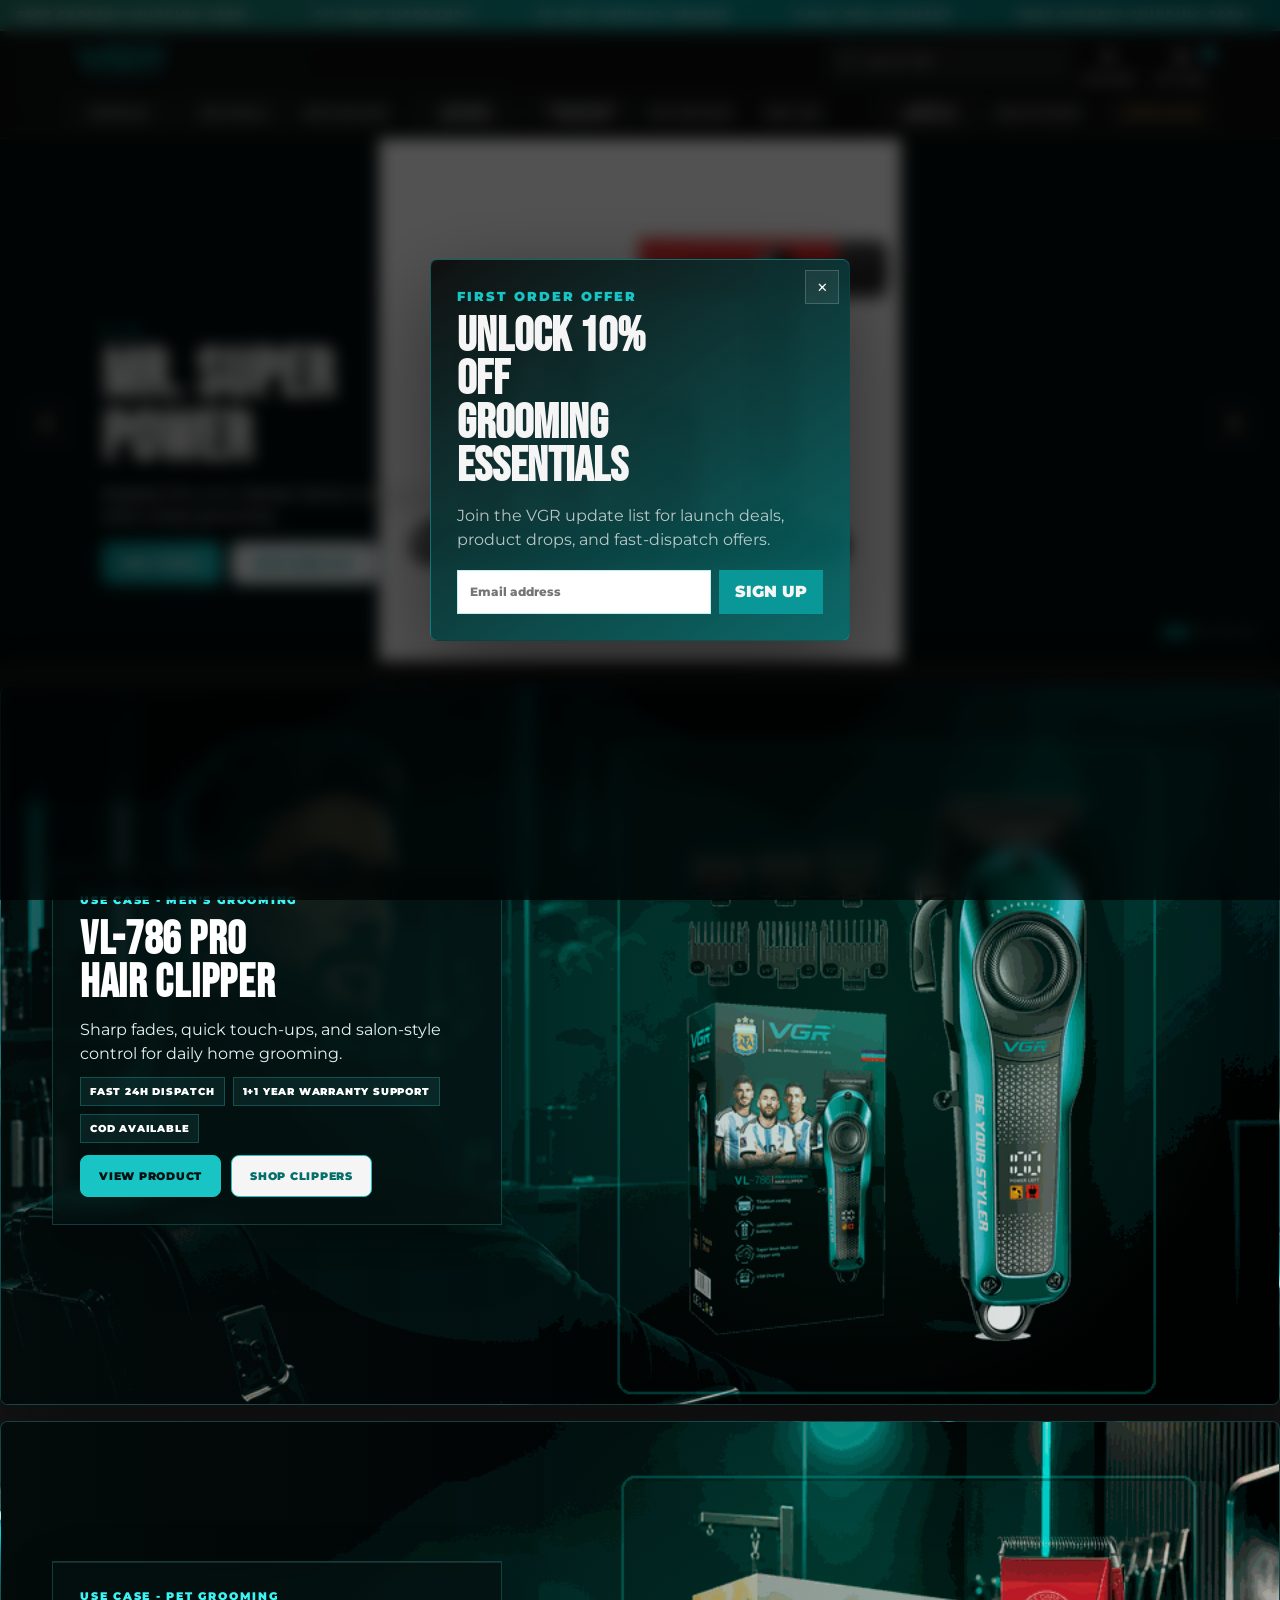
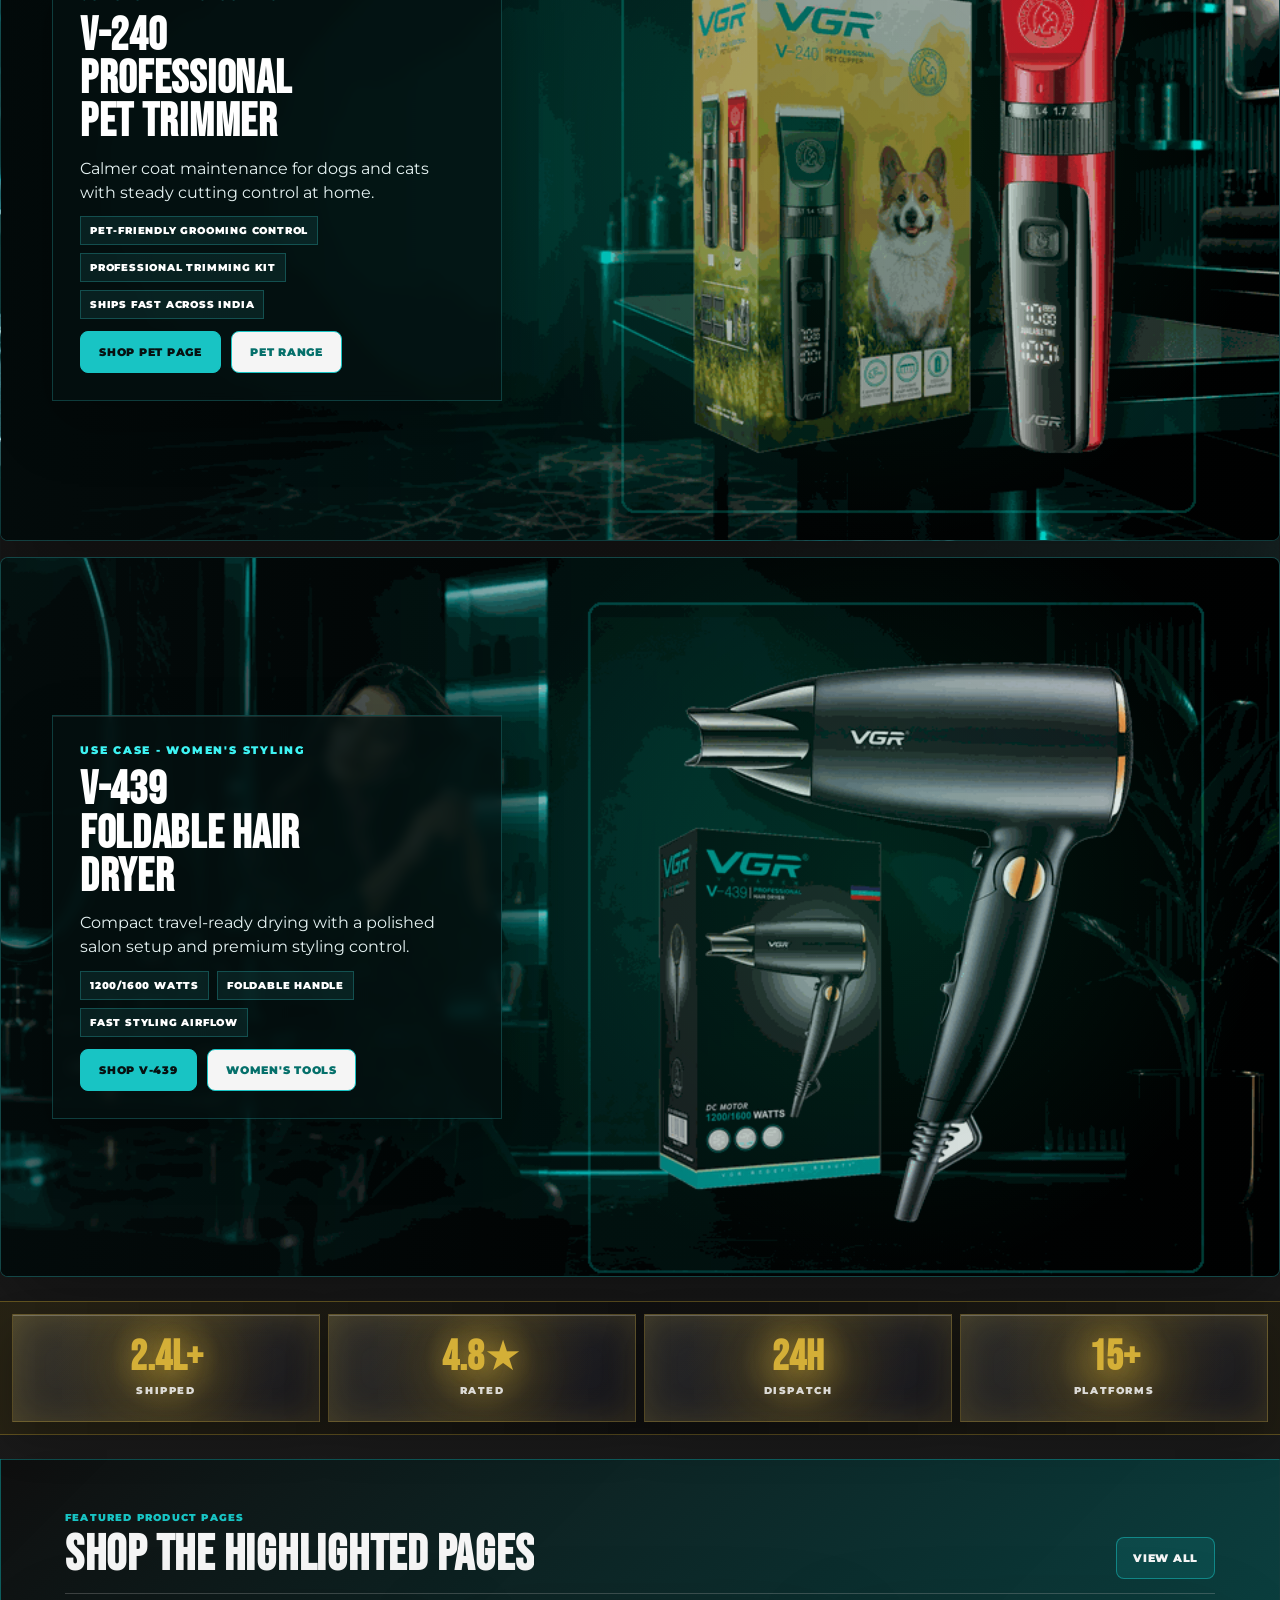
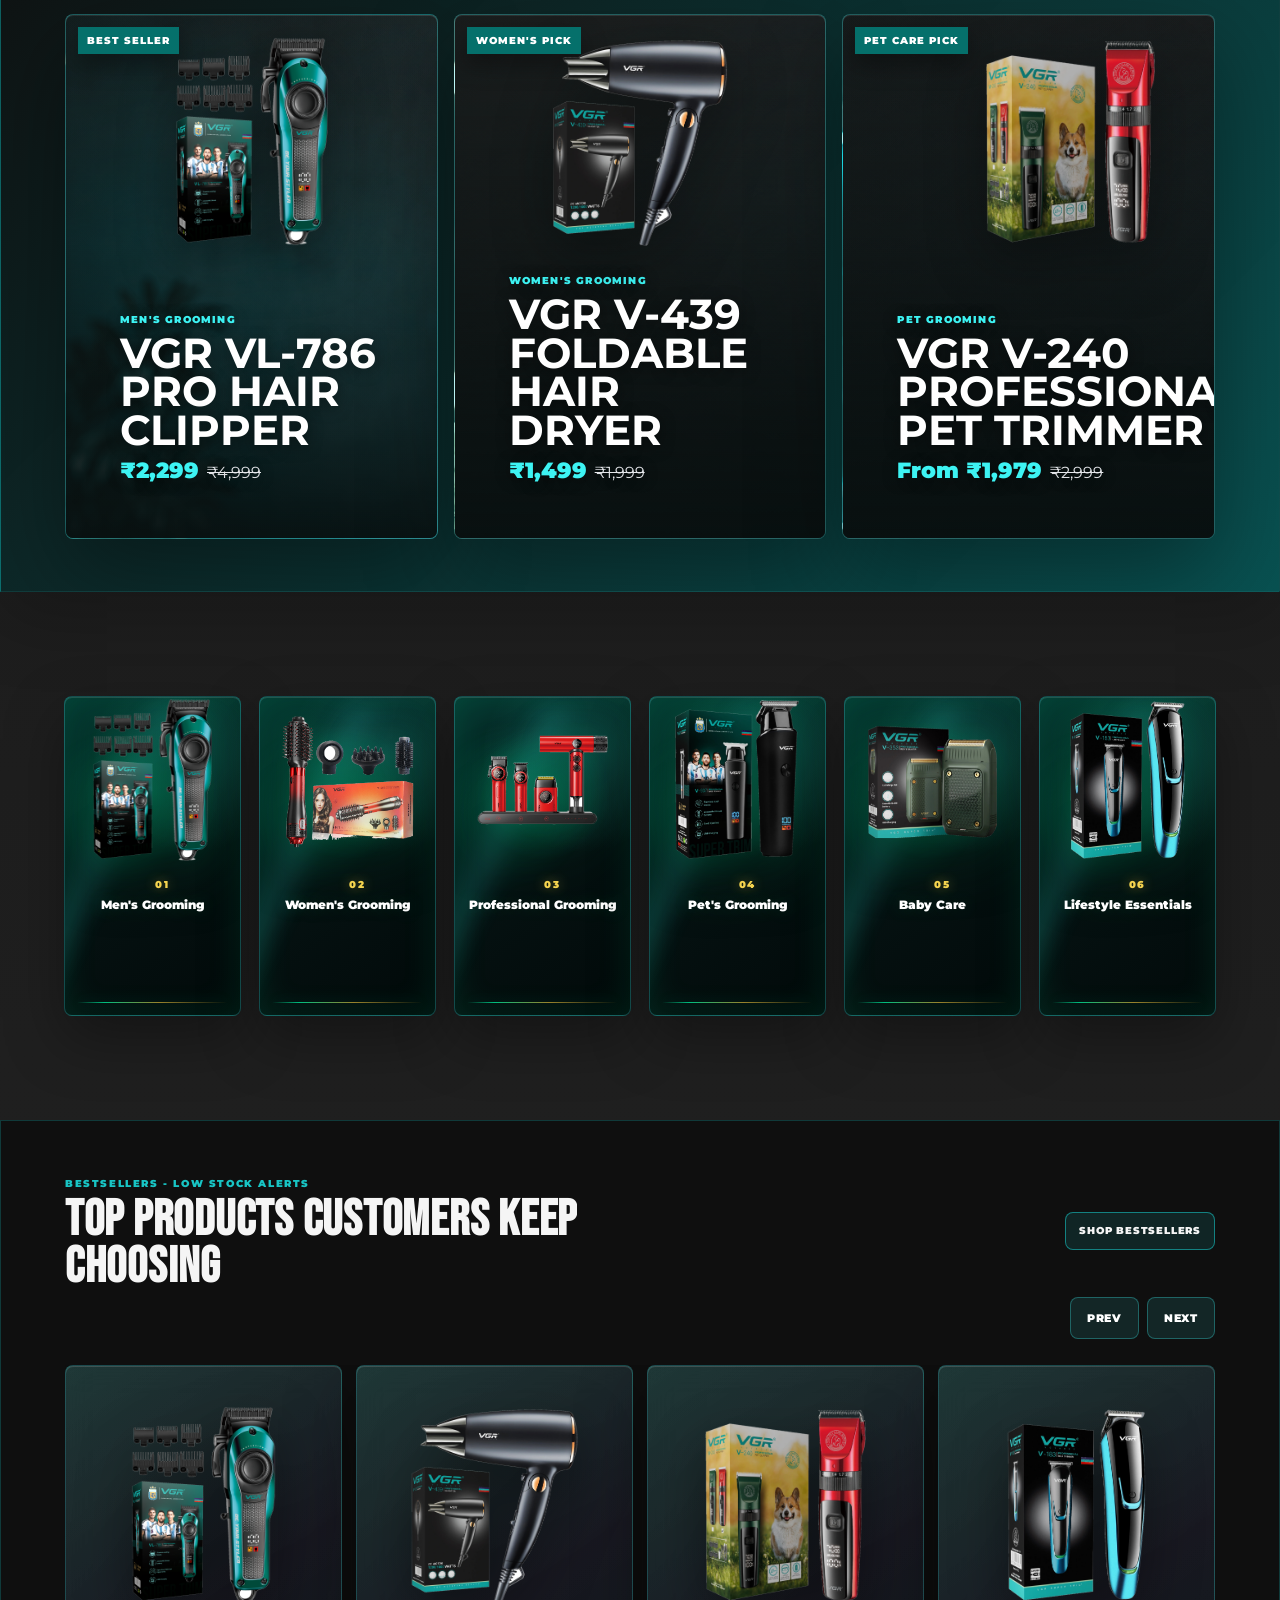
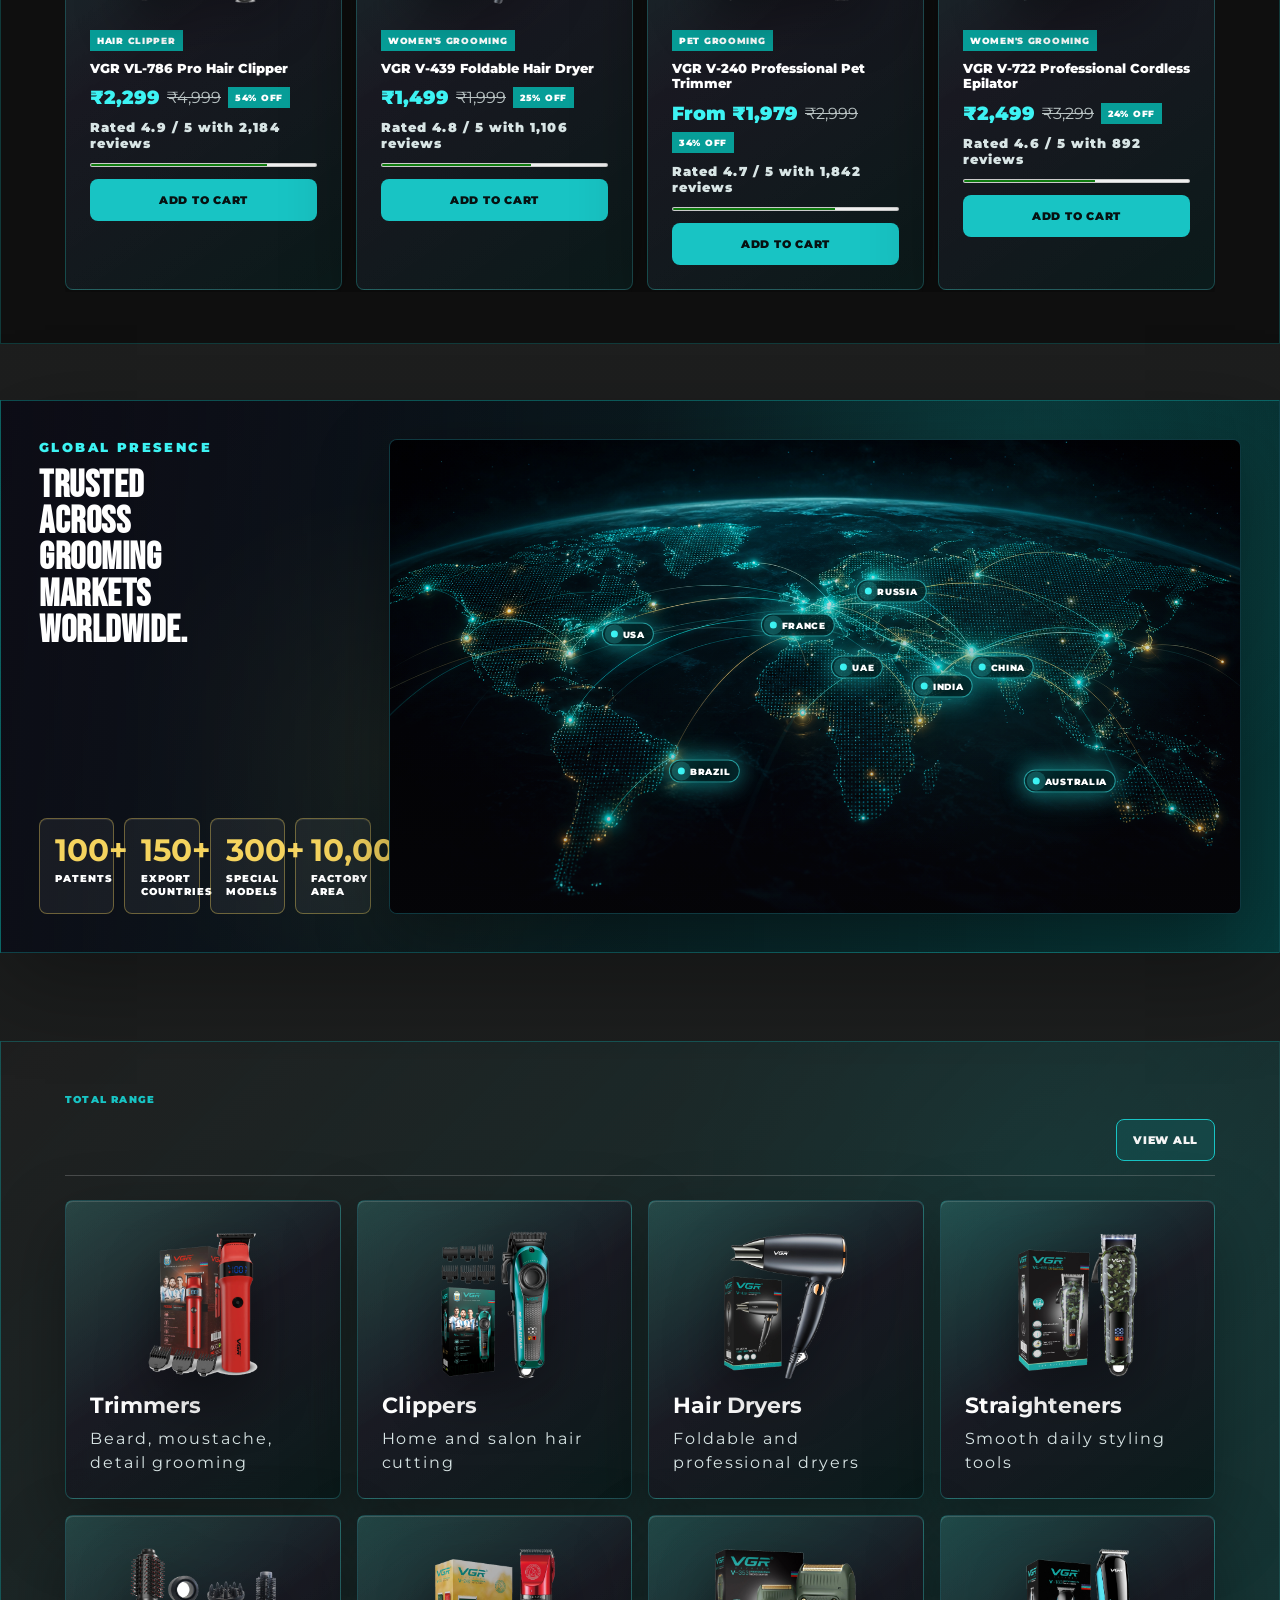
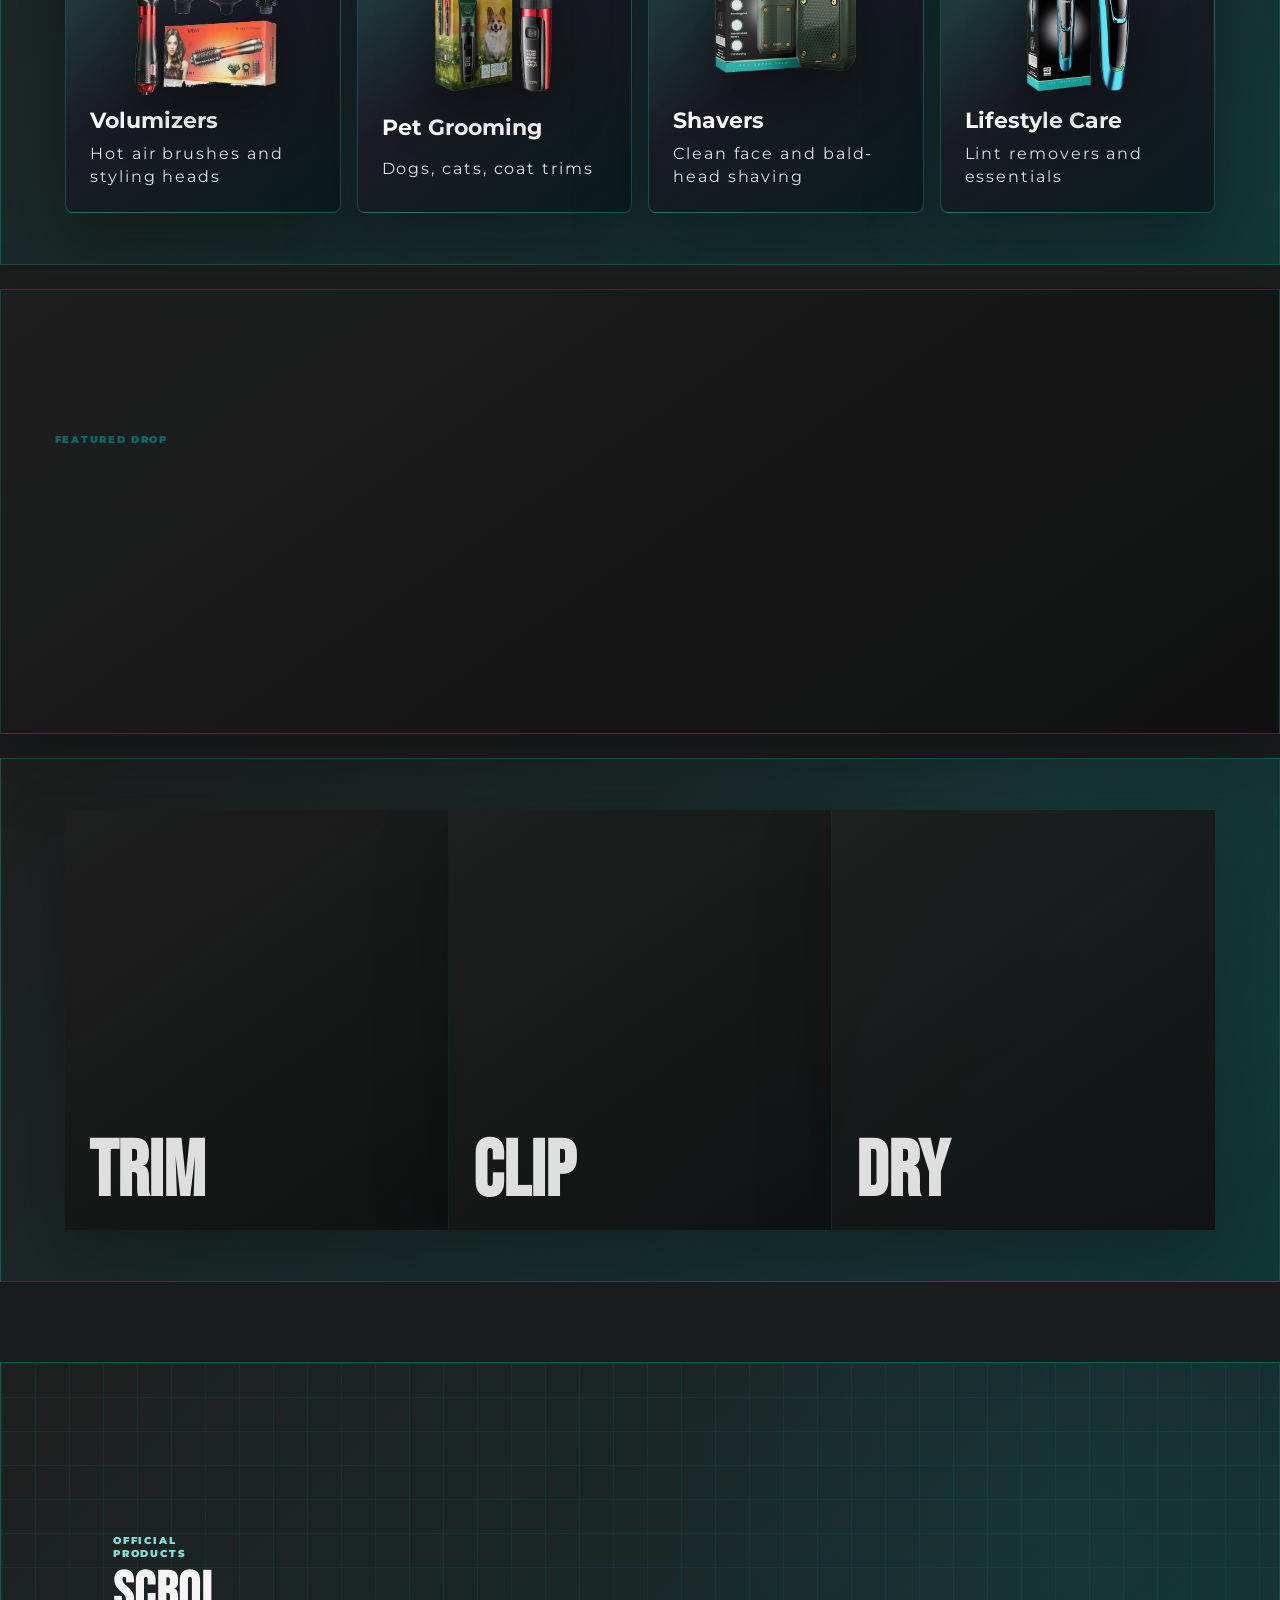
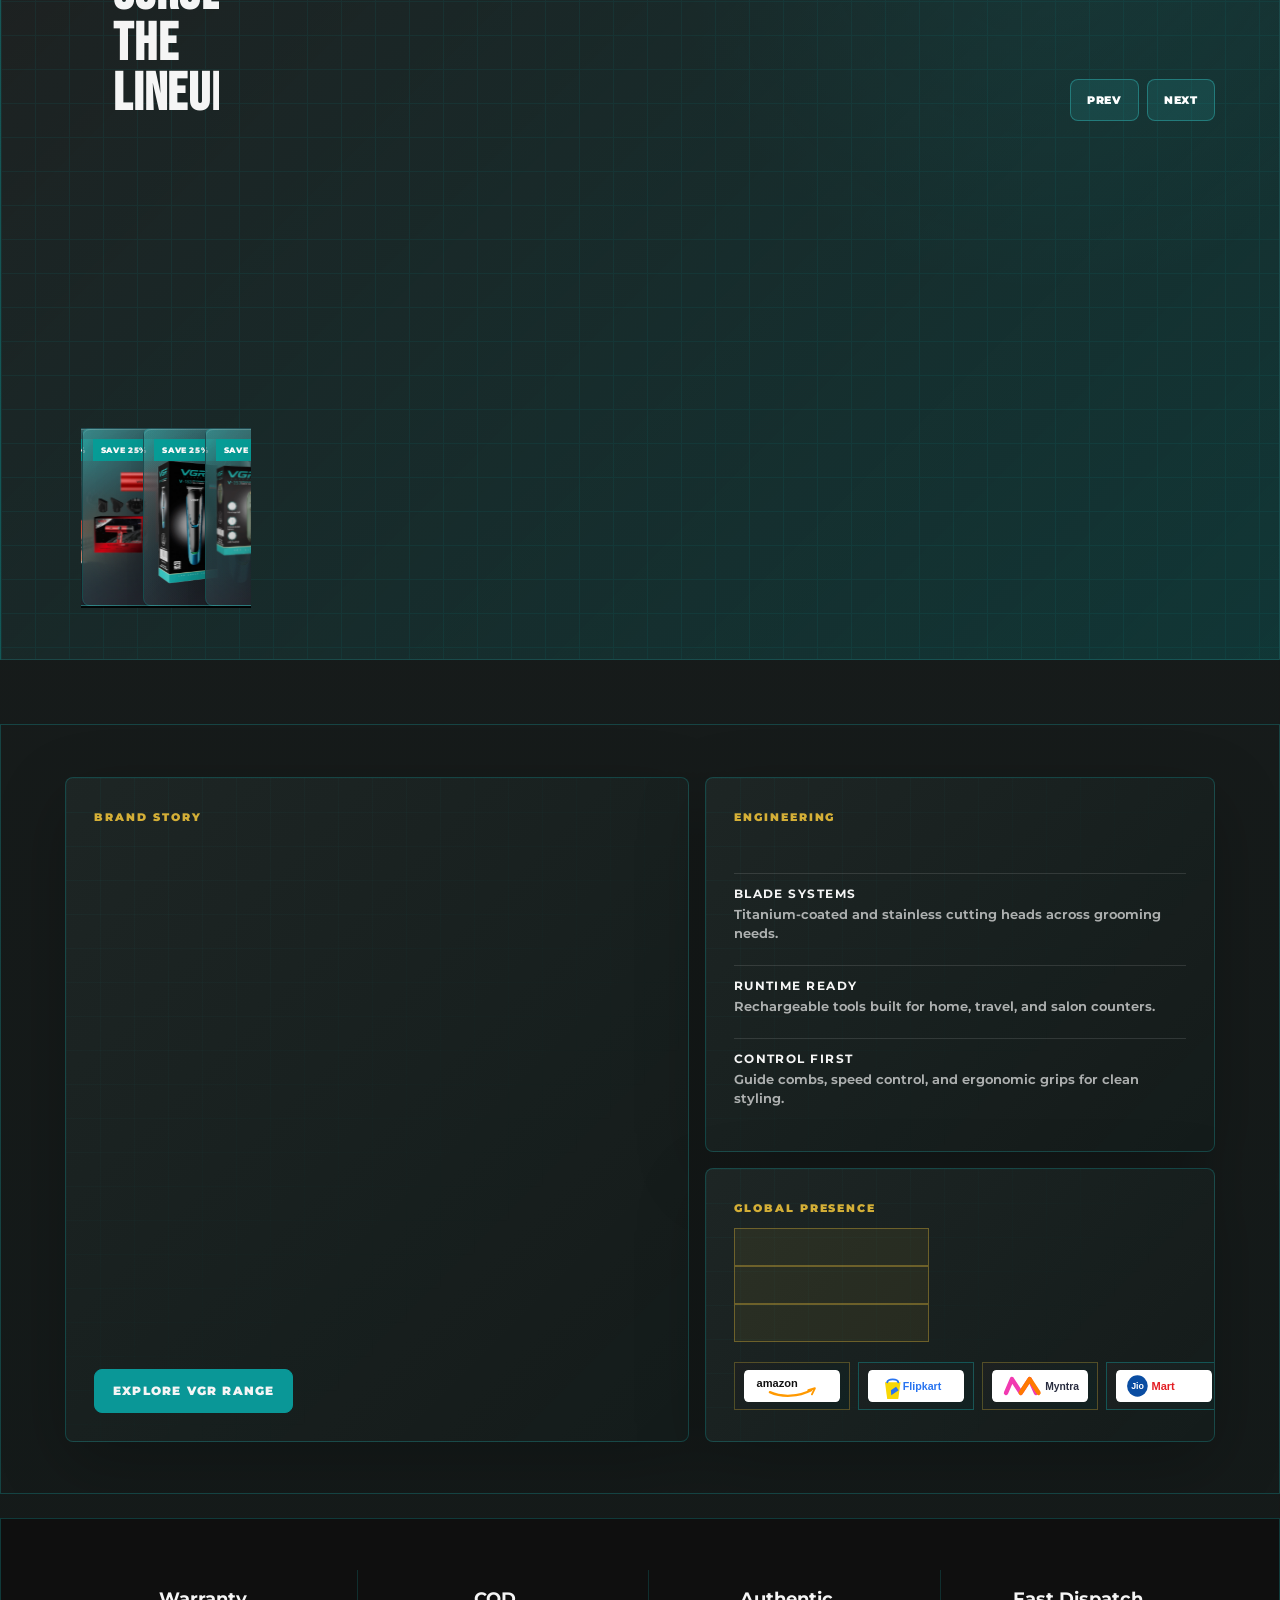
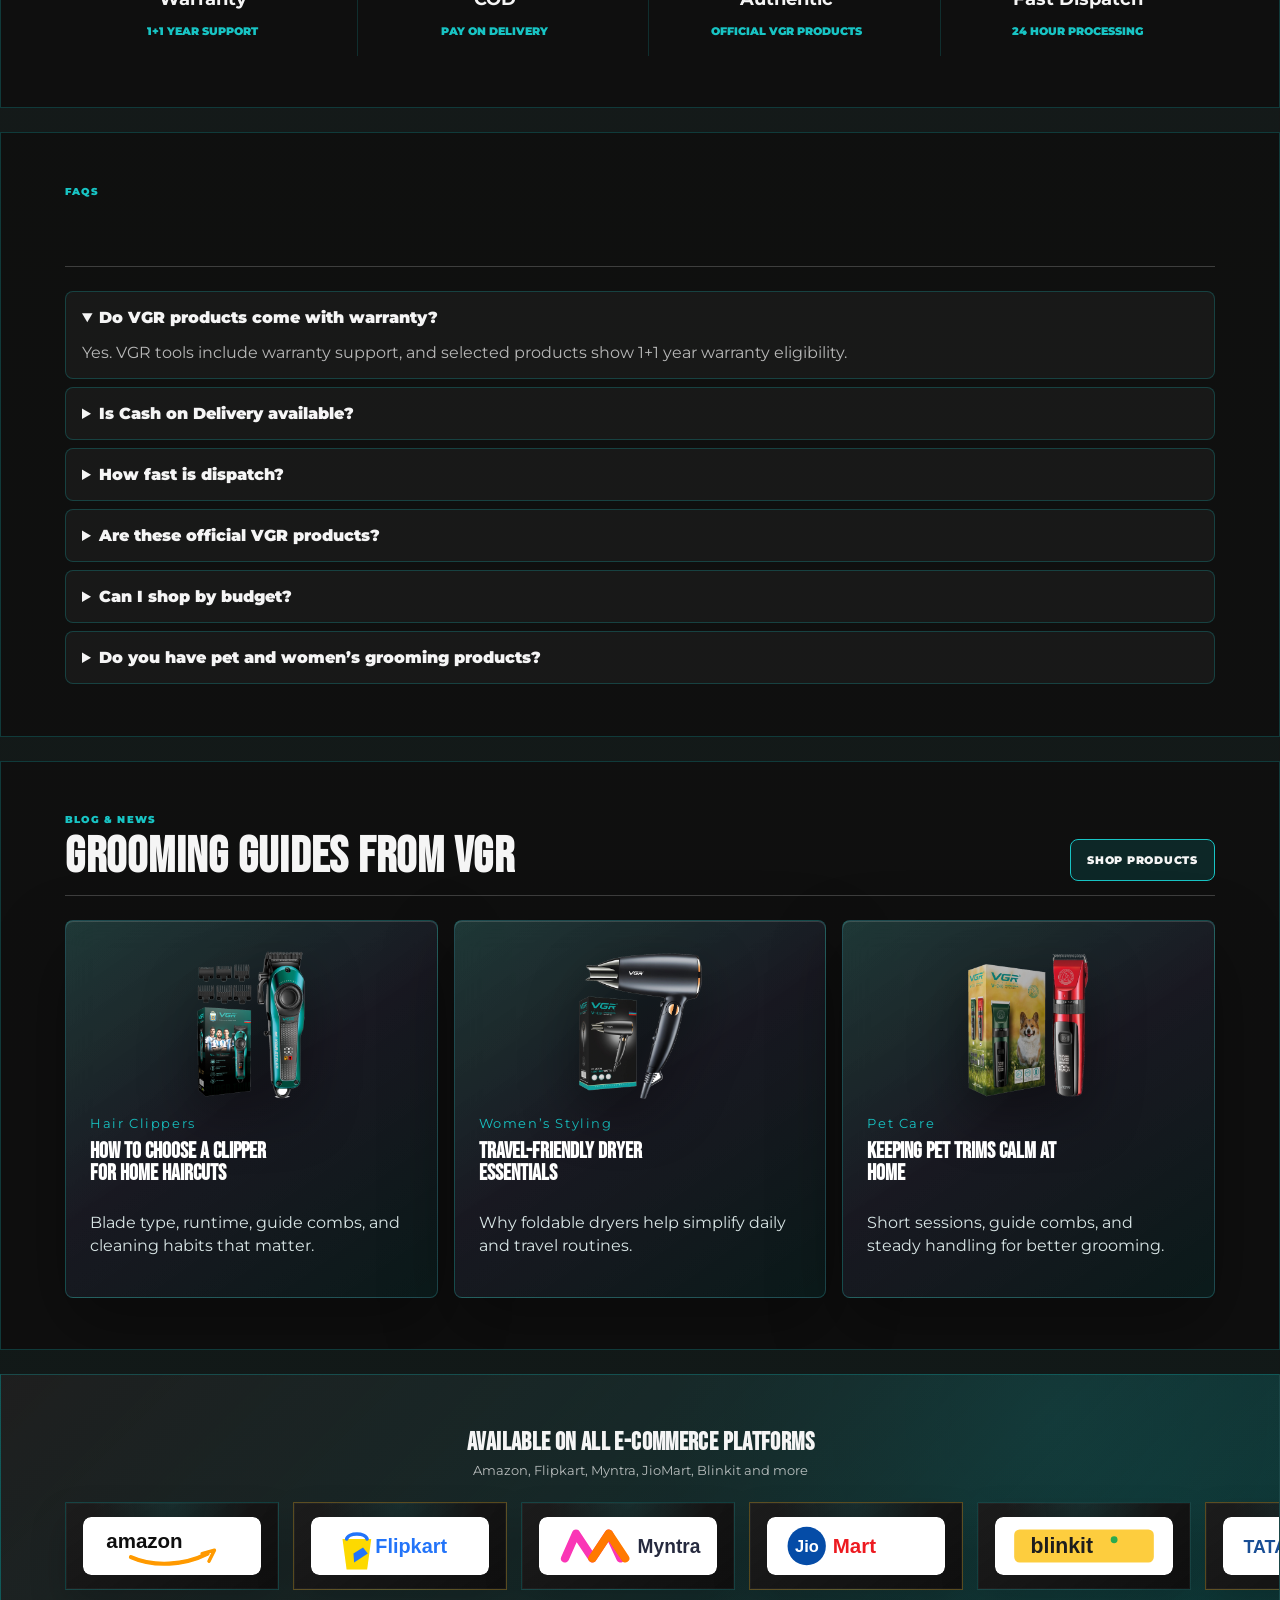
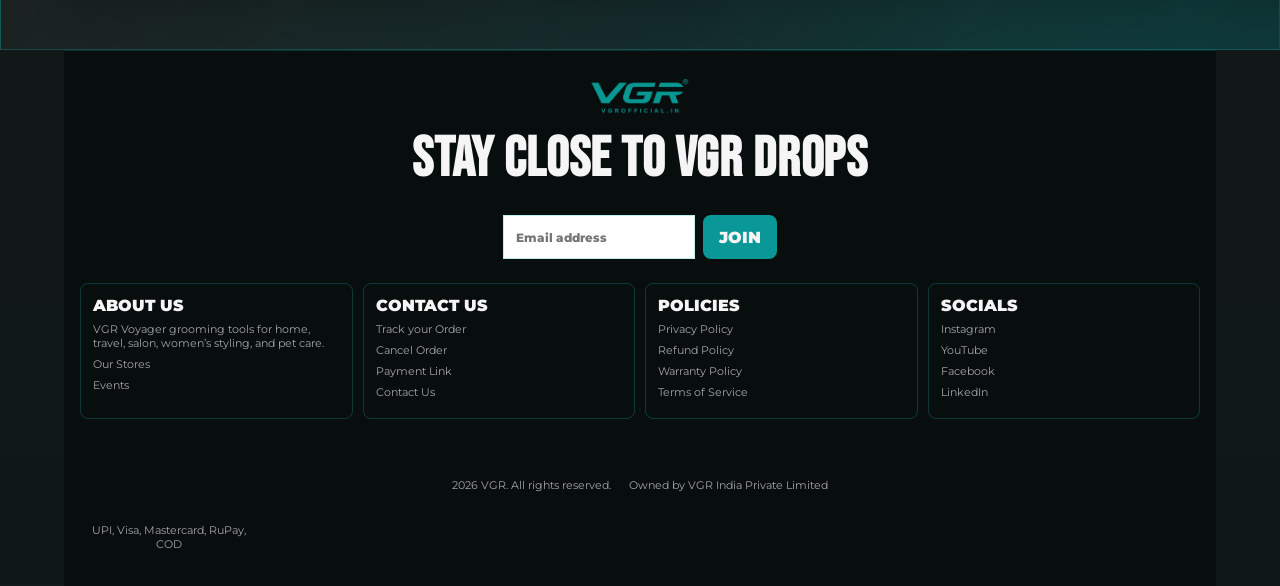
<file: index.html>
<!doctype html>
<html lang="en">
  <head>
    <meta charset="utf-8">
    <meta name="viewport" content="width=device-width, initial-scale=1">
    <title>VGR Official | Grooming Tools</title>
    <meta name="description" content="Shop VGR grooming tools, trimmers, clippers, shavers, hair dryers, and professional barber kits.">
    <link rel="icon" href="assets/logo-vgr-DqorsC6P.png">
    <link rel="stylesheet" href="styles.css">
  </head>
  <body>
    <div class="site-preloader" data-preloader aria-label="Loading VGR store">
      <div class="preloader-mark">
        <img src="assets/logo-vgr-DqorsC6P.png" alt="VGR">
        <span></span>
      </div>
      <p>Voyager performance grooming</p>
    </div>
    <div class="signup-popup" data-signup-popup hidden>
      <div class="signup-dialog" role="dialog" aria-modal="true" aria-labelledby="signup-title">
        <button type="button" aria-label="Close signup popup" data-signup-close>×</button>
        <small>First Order Offer</small>
        <h2 id="signup-title">Unlock 10% OFF grooming essentials</h2>
        <p>Join the VGR update list for launch deals, product drops, and fast-dispatch offers.</p>
        <form>
          <input type="email" placeholder="Email address" aria-label="Email address">
          <button type="submit">Sign Up</button>
        </form>
      </div>
    </div>
    <main class="app-shell home-page">
      <div class="offer-strip home-offer-strip"><div class="marquee"><span>Free Express Shipping ₹999+</span><span>1+1 Year Warranty</span><span>5% OFF prepaid orders</span><span>7-Day Replacement</span><span>Free Express Shipping ₹999+</span><span>1+1 Year Warranty</span></div></div>
      <header class="topbar">
        <button class="icon-button" aria-label="Menu"><span></span><span></span><span></span></button>
        <a class="brand" href="index.html" aria-label="VGR home"><img src="assets/logo-vgr-DqorsC6P.png" alt="VGR"></a>
        <nav class="desktop-nav" aria-label="Primary navigation">
          <a href="collection.html#bestseller">Bestseller</a>
          <a href="collection.html#new-arrival">New Arrival</a>
          <div class="nav-menu"><a href="collection.html#mens">Men's Grooming</a><div class="mega-menu"><a href="product.html">Hair Clippers</a><a href="collection.html#trimmers">Trimmers</a><a href="collection.html#shavers">Shavers</a></div></div>
          <div class="nav-menu"><a href="collection.html#women">Women's Grooming</a><div class="mega-menu"><a href="product-v439.html">Foldable Hair Dryer</a><a href="collection.html#women">Epilators</a><a href="collection.html#women">Hot Air Brushes</a></div></div>
          <div class="nav-menu"><a href="collection.html#professional">Professional Grooming</a><div class="mega-menu"><a href="collection.html#limited">Barber Kits</a><a href="collection.html#professional">Salon Sets</a><a href="collection.html#clippers">Pro Clippers</a></div></div>
          <div class="nav-menu"><a href="collection.html#pet">Pet's Grooming</a><div class="mega-menu"><a href="product-v219-pet.html">Pet Trimmers</a><a href="collection.html#pet">Dog Clippers</a><a href="collection.html#pet">Pet Kits</a></div></div>
          <div class="nav-menu"><a href="collection.html#baby">Baby Care</a><div class="mega-menu"><a href="collection.html#baby">Baby Clippers</a><a href="collection.html#baby">Gentle Trimmers</a><a href="collection.html#baby">Family Essentials</a></div></div>
          <div class="nav-menu"><a href="collection.html#lifestyle">Lifestyle Essentials</a><div class="mega-menu"><a href="collection.html#fabric">Lint Removers</a><a href="collection.html#viral">Callus Removers</a><a href="collection.html#lifestyle">Daily Care Tools</a></div></div>
          <div class="nav-menu"><a href="collection.html#budget">Shop By Budget</a><div class="mega-menu mega-menu--budget"><a href="collection.html#budget">Under ₹800</a><a href="collection.html#budget">Under ₹1000</a><a href="collection.html#budget">Under ₹2000</a><a href="collection.html#offers">Best Deals</a></div></div>
          <a href="collection.html#offers">Offers & Deals</a>
        </nav>
        <nav class="header-actions" aria-label="Quick links">
          <label class="site-search" aria-label="Search products"><svg viewBox="0 0 24 24" aria-hidden="true"><circle cx="11" cy="11" r="7"></circle><path d="m16.2 16.2 4.3 4.3"></path></svg><input type="search" placeholder="Search VGR"></label>
          <button aria-label="Search"><svg viewBox="0 0 24 24" aria-hidden="true"><circle cx="11" cy="11" r="7"></circle><path d="m16.2 16.2 4.3 4.3"></path></svg></button>
          <button aria-label="Account"><svg viewBox="0 0 24 24" aria-hidden="true"><circle cx="12" cy="8" r="4"></circle><path d="M4.8 21a7.2 7.2 0 0 1 14.4 0"></path></svg><em>Account</em></button>
          <button class="cart" aria-label="My Cart"><svg viewBox="0 0 24 24" aria-hidden="true"><path d="M6 8h12l1.2 12H4.8L6 8Z"></path><path d="M9 8a3 3 0 0 1 6 0"></path></svg><em>My Cart</em><span>1</span></button>
        </nav>
      </header>

      <section class="store-hero home-hero-slider" data-home-slider>
        <div class="home-hero-track">
          <article class="home-hero-slide is-active">
            <video autoplay muted loop playsinline preload="metadata" poster="assets/official-01.jpg"><source src="assets/hero-banner.mp4" type="video/mp4"></video>
            <div class="store-hero-copy">
              <span><i></i><b>VGR</b></span>
              <h1>Mr. SUPER POWER</h1>
              <p>Stepless Pro 4-in-1 Barber Series Combo Kit for salon-ready grooming.</p>
              <div class="hero-actions"><a href="product.html">Buy Now</a><a href="collection.html#limited">Explore Kit</a></div>
            </div>
          </article>
          <article class="home-hero-slide">
            <img class="home-hero-cinematic-gif" src="assets/vl786-cinematic-banner.gif" alt="VGR VL-786 Pro Hair Clipper cinematic grooming banner">
            <div class="store-hero-copy">
              <span><i></i><b>Best Seller</b></span>
              <h1>VL-786 Pro</h1>
              <p>High-performance clipper with fast dispatch, COD, and 1+1 year warranty.</p>
              <div class="hero-actions"><a href="product.html">View Product</a><a href="collection.html#clippers">Shop Clippers</a></div>
            </div>
          </article>
          <article class="home-hero-slide">
            <img class="home-hero-cinematic-gif" src="assets/v439-cinematic-banner.gif" alt="VGR V-439 Foldable Hair Dryer cinematic women's styling banner">
            <div class="store-hero-copy">
              <span><i></i><b>Women's Grooming</b></span>
              <h1>V-439 Dryer</h1>
              <p>Foldable hair dryer with a clean white product page and premium lifestyle styling.</p>
              <div class="hero-actions"><a href="product-v439.html">Shop V-439</a><a href="collection.html#women">Women's Tools</a></div>
            </div>
          </article>
          <article class="home-hero-slide">
            <img class="home-hero-cinematic-gif" src="assets/v240-pet-cinematic-banner.gif" alt="VGR V-240 Professional Pet Trimmer cinematic pet grooming banner">
            <div class="store-hero-copy">
              <span><i></i><b>Pet Grooming</b></span>
              <h1>Pet Trimmer</h1>
              <p>Comfortable trimming for dogs and cats with a dedicated pet product page.</p>
              <div class="hero-actions"><a href="product-v219-pet.html">Shop Pet Page</a><a href="collection.html#pet">Pet Range</a></div>
            </div>
          </article>
        </div>
        <button class="hero-arrow hero-arrow--prev" type="button" aria-label="Previous slide" data-home-slide-prev><span aria-hidden="true"></span></button>
        <button class="hero-arrow hero-arrow--next" type="button" aria-label="Next slide" data-home-slide-next><span aria-hidden="true"></span></button>
        <div class="hero-dots" aria-label="Hero slides" data-home-slide-dots></div>
      </section>

      <section class="hero-feature-banners" aria-label="Featured grooming banners">
        <article class="hero-feature-banner hero-feature-banner--men">
          <img class="feature-banner-gif" src="assets/vl786-cinematic-banner.gif" alt="VGR VL-786 Pro Hair Clipper animated grooming banner">
          <div class="feature-banner-copy">
            <small>Use Case - Men's Grooming</small>
            <h2>VL-786 Pro Hair Clipper</h2>
            <p>Sharp fades, quick touch-ups, and salon-style control for daily home grooming.</p>
            <ul>
              <li>Fast 24h dispatch</li>
              <li>1+1 year warranty support</li>
              <li>COD available</li>
            </ul>
            <div class="feature-banner-actions"><a href="product.html">View Product</a><a href="collection.html#clippers">Shop Clippers</a></div>
          </div>
        </article>
        <article class="hero-feature-banner hero-feature-banner--pet">
          <img class="feature-banner-gif" src="assets/v240-pet-cinematic-banner.gif" alt="VGR V-240 Professional Pet Trimmer animated grooming banner">
          <div class="feature-banner-copy">
            <small>Use Case - Pet Grooming</small>
            <h2>V-240 Professional Pet Trimmer</h2>
            <p>Calmer coat maintenance for dogs and cats with steady cutting control at home.</p>
            <ul>
              <li>Pet-friendly grooming control</li>
              <li>Professional trimming kit</li>
              <li>Ships fast across India</li>
            </ul>
            <div class="feature-banner-actions"><a href="product-v219-pet.html">Shop Pet Page</a><a href="collection.html#pet">Pet Range</a></div>
          </div>
        </article>
        <article class="hero-feature-banner hero-feature-banner--v439-gif">
          <img class="feature-banner-gif" src="assets/v439-cinematic-banner.gif" alt="VGR V-439 Foldable Hair Dryer cinematic banner">
          <div class="feature-banner-copy">
            <small>Use Case - Women's Styling</small>
            <h2>V-439 Foldable Hair Dryer</h2>
            <p>Compact travel-ready drying with a polished salon setup and premium styling control.</p>
            <ul>
              <li>1200/1600 watts</li>
              <li>Foldable handle</li>
              <li>Fast styling airflow</li>
            </ul>
            <div class="feature-banner-actions"><a href="product-v439.html">Shop V-439</a><a href="collection.html#women">Women's Tools</a></div>
          </div>
        </article>
      </section>

      <section class="hero-product-section stock-board bestsellers-section" aria-labelledby="stock-board-title">
        <div class="stock-board-head">
          <div>
            <small>Bestsellers - Low Stock Alerts</small>
            <h2 id="stock-board-title">Top products customers keep choosing</h2>
          </div>
          <a href="collection.html#bestseller">Shop bestsellers</a>
        </div>
        <div class="bestseller-layout">
          <div class="bestseller-carousel">
            <a class="bestseller-card" href="product.html">
              <img src="assets/home-cutout-vl786.png" alt="VGR VL-786 Pro Hair Clipper">
              <span>Hair Clipper</span>
              <b>VGR VL-786 Pro Hair Clipper</b>
              <p><strong>₹2,299</strong><del>₹4,999</del><em>54% OFF</em></p>
              <small>Rated 4.9 / 5 with 2,184 reviews</small>
              <meter min="0" max="100" value="78">Low stock</meter>
              <button type="button">Add to Cart</button>
            </a>
            <a class="bestseller-card" href="product-v439.html">
              <img src="assets/home-cutout-v439.png" alt="VGR V-439 Foldable Hair Dryer">
              <span>Women's Grooming</span>
              <b>VGR V-439 Foldable Hair Dryer</b>
              <p><strong>₹1,499</strong><del>₹1,999</del><em>25% OFF</em></p>
              <small>Rated 4.8 / 5 with 1,106 reviews</small>
              <meter min="0" max="100" value="66">Selling fast</meter>
              <button type="button">Add to Cart</button>
            </a>
            <a class="bestseller-card" href="product-v219-pet.html">
              <img src="assets/home-cutout-v240-pet.png" alt="VGR V-240 Professional Pet Trimmer">
              <span>Pet Grooming</span>
              <b>VGR V-240 Professional Pet Trimmer</b>
              <p><strong>From ₹1,979</strong><del>₹2,999</del><em>34% OFF</em></p>
              <small>Rated 4.7 / 5 with 1,842 reviews</small>
              <meter min="0" max="100" value="72">Pet care demand</meter>
              <button type="button">Add to Cart</button>
            </a>
            <a class="bestseller-card" href="collection.html#women">
              <img src="assets/home-cutout-lint-remover.png" alt="VGR V-722 Professional Cordless Epilator">
              <span>Women's Grooming</span>
              <b>VGR V-722 Professional Cordless Epilator</b>
              <p><strong>₹2,499</strong><del>₹3,299</del><em>24% OFF</em></p>
              <small>Rated 4.6 / 5 with 892 reviews</small>
              <meter min="0" max="100" value="58">Limited batch</meter>
              <button type="button">Add to Cart</button>
            </a>
          </div>
          <aside class="testimonial-panel" aria-label="Customer testimonials">
            <small>Customer Proof</small>
            <h3>Salon feel, home routine.</h3>
            <div class="testimonial-strip">
              <blockquote>“The clipper cuts clean and the battery backup is excellent.”<cite>Verified buyer</cite></blockquote>
              <blockquote>“The pet trimmer is much calmer for quick at-home grooming.”<cite>Pet parent</cite></blockquote>
              <blockquote>“Compact dryer, clean page, easy to compare and buy.”<cite>Women’s grooming buyer</cite></blockquote>
            </div>
          </aside>
        </div>
      </section>

      <section class="conversion-band">
        <article><b>2.4L+</b><span>Shipped</span></article>
        <article><b>4.8★</b><span>Rated</span></article>
        <article><b>24h</b><span>Dispatch</span></article>
        <article><b>15+</b><span>Platforms</span></article>
      </section>

      <section class="product-page-spotlight" aria-labelledby="product-page-spotlight-title">
        <div class="section-head">
          <div>
            <small>Featured Product Pages</small>
            <h2 id="product-page-spotlight-title">Shop the highlighted pages</h2>
          </div>
          <a href="collection.html#all-products">View all</a>
        </div>
        <div class="spotlight-page-grid">
          <a class="spotlight-page-card spotlight-page-card--hero" href="product.html">
            <span>Best Seller</span>
            <img src="assets/home-cutout-vl786.png" alt="VGR VL-786 Pro Hair Clipper">
            <div>
              <small>Men's Grooming</small>
              <b>VGR VL-786 Pro Hair Clipper</b>
              <p><strong>₹2,299</strong><del>₹4,999</del></p>
            </div>
          </a>
          <a class="spotlight-page-card spotlight-page-card--women" href="product-v439.html">
            <span>Women's Pick</span>
            <img src="assets/home-cutout-v439.png" alt="VGR V-439 Foldable Hair Dryer">
            <div>
              <small>Women's Grooming</small>
              <b>VGR V-439 Foldable Hair Dryer</b>
              <p><strong>₹1,499</strong><del>₹1,999</del></p>
            </div>
          </a>
          <a class="spotlight-page-card spotlight-page-card--pet" href="product-v219-pet.html">
            <span>Pet Care Pick</span>
            <img src="assets/home-cutout-v240-pet.png" alt="VGR V-240 Professional Pet Trimmer">
            <div>
              <small>Pet Grooming</small>
              <b>VGR V-240 Professional Pet Trimmer</b>
              <p><strong>From ₹1,979</strong><del>₹2,999</del></p>
            </div>
          </a>
        </div>
      </section>

      <section class="category-rail brand-category-rail" aria-label="Shop VGR categories">
        <a href="collection.html#mens"><img src="assets/home-cutout-vl786.png" alt=""><small>01</small><span>Men's Grooming</span></a>
        <a href="collection.html#women"><img src="assets/home-cutout-hot-air-brush.png" alt=""><small>02</small><span>Women's Grooming</span></a>
        <a href="collection.html#professional"><img src="assets/home-cutout-super-power.png" alt=""><small>03</small><span>Professional Grooming</span></a>
        <a href="collection.html#pet"><img src="assets/home-cutout-pet-kit.png" alt=""><small>04</small><span>Pet's Grooming</span></a>
        <a href="collection.html#baby"><img src="assets/home-cutout-v353-card.png" alt=""><small>05</small><span>Baby Care</span></a>
        <a href="collection.html#lifestyle"><img src="assets/home-cutout-lint-remover.png" alt=""><small>06</small><span>Lifestyle Essentials</span></a>
      </section>

      <section class="global-presence-section" aria-labelledby="global-presence-title">
        <div class="global-presence-copy">
          <small>Global Presence</small>
          <h2 id="global-presence-title">Trusted across grooming markets worldwide.</h2>
          <p>VGR combines export-ready engineering, fast-moving product development, and international availability across personal care, professional grooming, and pet grooming categories.</p>
          <div class="global-presence-stats" aria-label="VGR global statistics">
            <article><b>100+</b><span>Patents</span></article>
            <article><b>150+</b><span>Export Countries</span></article>
            <article><b>300+</b><span>Special Models</span></article>
            <article><b>10,000m²+</b><span>Factory Area</span></article>
          </div>
        </div>
        <div class="global-presence-visual" aria-label="Glowing world map showing VGR global presence">
          <img src="assets/global-presence-map-ai.png" alt="Cinematic glowing world map with international grooming market connections">
          <span class="presence-pin" style="--x: 72%; --y: 48%;">China</span>
          <span class="presence-pin" style="--x: 65%; --y: 52%;">India</span>
          <span class="presence-pin" style="--x: 55%; --y: 48%;">UAE</span>
          <span class="presence-pin" style="--x: 48%; --y: 39%;">France</span>
          <span class="presence-pin" style="--x: 28%; --y: 41%;">USA</span>
          <span class="presence-pin" style="--x: 37%; --y: 70%;">Brazil</span>
          <span class="presence-pin" style="--x: 59%; --y: 32%;">Russia</span>
          <span class="presence-pin" style="--x: 80%; --y: 72%;">Australia</span>
        </div>
      </section>

      <section class="home-feature parallax-stage">
        <div>
          <small>Featured Drop</small>
          <h2>Mr. SUPER POWER</h2>
          <p>Four tools. One case.</p>
          <a href="collection.html">Explore Collection</a>
        </div>
        <img data-parallax="0.12" src="assets/home-cutout-super-power.png" alt="VGR 4-in-1 barber kit">
      </section>

      <section class="parallax-showcase home-showcase kinetic-stage">
        <div class="parallax-copy station-copy">
          <small>Official Products</small>
          <h2>Scroll The Lineup</h2>
          <p>VGR trimmers, clippers, shavers, dryers, kits, and care tools grouped for quick product discovery.</p>
        </div>
        <div class="station-card-flow" aria-label="Scrollable VGR product showcase">
          <a class="ai-product-card" href="product.html">
            <div class="ai-product-visual">
              <span>Best Seller</span>
              <img src="assets/home-cutout-vl786.png" alt="VGR VL-786 Pro Hair Clipper">
            </div>
            <div class="ai-product-copy">
              <small>Hair Clipper</small>
              <b>VGR VL-786 Pro Hair Clipper</b>
              <strong>Rs. 2,299.00</strong>
              <p><em>4.9</em> COD and 1+1 Year Warranty</p>
            </div>
          </a>
          <a class="ai-product-card" href="collection.html#limited">
            <div class="ai-product-visual">
              <span>Save 34%</span>
              <img src="assets/home-cutout-super-power.png" alt="VGR Mr Super Power Kit">
            </div>
            <div class="ai-product-copy">
              <small>Limited Edition</small>
              <b>VGR Mr. SUPER POWER 4-in-1 Barber Series Kit</b>
              <strong>Rs. 32,999.00</strong>
              <p><em>4-in-1</em> Professional salon combo</p>
            </div>
          </a>
          <a class="ai-product-card" href="collection.html#trimmers">
            <div class="ai-product-visual">
              <span>Save 36%</span>
              <img src="assets/home-cutout-rosso.png" alt="VGR Rosso Trimmer">
            </div>
            <div class="ai-product-copy">
              <small>Hair Trimmer</small>
              <b>VGR Rosso Professional Beard & Moustache Trimmer</b>
              <strong>Rs. 1,599.00</strong>
              <p><em>5.0</em> Fast ship and high intent</p>
            </div>
          </a>
          <a class="ai-product-card" href="collection.html#women">
            <div class="ai-product-visual">
              <span>Save 26%</span>
              <img src="assets/home-cutout-hot-air-brush.png" alt="VGR V-484 Hot Air Brush">
            </div>
            <div class="ai-product-copy">
              <small>Hair Volumizer</small>
              <b>VGR V-484 Professional 4 in 1 Hot Air Brush</b>
              <strong>Rs. 3,199.00</strong>
              <p><em>4-in-1</em> Styling heads included</p>
            </div>
          </a>
          <a class="ai-product-card" href="product-v439.html">
            <div class="ai-product-visual">
              <span>Save 25%</span>
              <img src="assets/home-cutout-v439-alt.png" alt="VGR V-439 Foldable Hair Dryer">
            </div>
            <div class="ai-product-copy">
              <small>Hair Dryer</small>
              <b>VGR V-439 Foldable Hair Dryer</b>
              <strong>Rs. 1,499.00</strong>
              <p><em>Foldable</em> White product page</p>
            </div>
          </a>
          <a class="ai-product-card" href="collection.html#fabric">
            <div class="ai-product-visual">
              <span>Save 25%</span>
              <img src="assets/home-cutout-lint-remover.png" alt="VGR Lint Remover">
            </div>
            <div class="ai-product-copy">
              <small>Fabric Care</small>
              <b>VGR V-818 Professional Lint Remover Lint Roller</b>
              <strong>Rs. 1,199.00</strong>
              <p><em>Care</em> Rechargeable fabric refresh</p>
            </div>
          </a>
          <a class="ai-product-card" href="collection.html#shavers">
            <div class="ai-product-visual">
              <span>Save 25%</span>
              <img src="assets/home-cutout-v353.png" alt="VGR V-353 Shaver">
            </div>
            <div class="ai-product-copy">
              <small>Shaver</small>
              <b>VGR V-353 Limited Edition 2 In 1 Beard Shaver</b>
              <strong>Rs. 749.00</strong>
              <p><em>4.1</em> Precision beard shaving</p>
            </div>
          </a>
          <a class="ai-product-card" href="product-v219-pet.html">
            <div class="ai-product-visual">
              <span>Save 34%</span>
              <img src="assets/home-cutout-pet-kit.png" alt="VGR Pet Trimmer">
            </div>
            <div class="ai-product-copy">
              <small>Pet Grooming</small>
              <b>VGR V-240 Professional Pet Trimmer</b>
              <strong>From Rs. 1,979.00</strong>
              <p><em>Pet</em> Dogs, cats & all animals</p>
            </div>
          </a>
          <a class="ai-product-card" href="collection.html#clippers">
            <div class="ai-product-visual">
              <span>Save 17%</span>
              <img src="assets/home-cutout-vl118.png" alt="VGR VL-118 Hair Clipper">
            </div>
            <div class="ai-product-copy">
              <small>Hair Clipper</small>
              <b>VGR VL-118 Limited Edition Hair Clipper For Men</b>
              <strong>Rs. 1,899.00</strong>
              <p><em>4.5</em> Limited edition clipper</p>
            </div>
          </a>
          <a class="ai-product-card" href="collection.html#trimmers">
            <div class="ai-product-visual">
              <span>Save 29%</span>
              <img src="assets/home-cutout-v071.png" alt="VGR V-071 Trimmer">
            </div>
            <div class="ai-product-copy">
              <small>Hair Trimmer</small>
              <b>VGR V-071 Hair Trimmer For Men, Silver</b>
              <strong>Rs. 999.00</strong>
              <p><em>4.5</em> Entry price winner</p>
            </div>
          </a>
        </div>
      </section>

      <section class="product-grid-section">
        <div class="section-head"><div><small>Total Range</small><h2>Shop by product need</h2></div><a href="collection.html#all-products">View all</a></div>
        <div class="need-grid">
          <a href="collection.html#trimmers"><img src="assets/home-cutout-rosso.png" alt=""><b>Trimmers</b><span>Beard, moustache, detail grooming</span></a>
          <a href="collection.html#clippers"><img src="assets/home-cutout-vl786.png" alt=""><b>Clippers</b><span>Home and salon hair cutting</span></a>
          <a href="product-v439.html"><img src="assets/home-cutout-v439.png" alt=""><b>Hair Dryers</b><span>Foldable and professional dryers</span></a>
          <a href="collection.html#women"><img src="assets/home-cutout-straightener.png" alt=""><b>Straighteners</b><span>Smooth daily styling tools</span></a>
          <a href="collection.html#women"><img src="assets/home-cutout-hot-air-brush.png" alt=""><b>Volumizers</b><span>Hot air brushes and styling heads</span></a>
          <a href="product-v219-pet.html"><img src="assets/home-cutout-v240-pet.png" alt=""><b>Pet Grooming</b><span>Dogs, cats, coat trims</span></a>
          <a href="collection.html#shavers"><img src="assets/home-cutout-v353.png" alt=""><b>Shavers</b><span>Clean face and bald-head shaving</span></a>
          <a href="collection.html#fabric"><img src="assets/home-cutout-lint-remover.png" alt=""><b>Lifestyle Care</b><span>Lint removers and essentials</span></a>
        </div>
      </section>

      <section class="visual-wall" aria-label="VGR product system">
        <div><img data-parallax="0.1" src="assets/home-cutout-pet-kit.png" alt=""><span>Trim</span></div>
        <div><img data-parallax="-0.08" src="assets/home-cutout-vl786.png" alt=""><span>Clip</span></div>
        <div><img data-parallax="0.12" src="assets/home-cutout-v439-alt.png" alt=""><span>Dry</span></div>
      </section>

      <section class="brand-proof-grid" aria-label="VGR brand story and engineering">
        <article class="brand-story-card">
          <small>Brand Story</small>
          <h2>Built for everyday grooming, tuned for professional confidence.</h2>
          <p>VGR Voyager brings salon-ready grooming tools into daily routines with performance-focused motors, sharp blades, long battery life, and practical accessories.</p>
          <a href="collection.html#all-products">Explore VGR range</a>
        </article>
        <article class="engineering-card">
          <small>Engineering</small>
          <h2>Power that performs.</h2>
          <ul>
            <li><b>Blade Systems</b><span>Titanium-coated and stainless cutting heads across grooming needs.</span></li>
            <li><b>Runtime Ready</b><span>Rechargeable tools built for home, travel, and salon counters.</span></li>
            <li><b>Control First</b><span>Guide combs, speed control, and ergonomic grips for clean styling.</span></li>
          </ul>
        </article>
        <article class="global-card">
          <small>Global Presence</small>
          <h2>Voyager grooming, available across leading marketplaces.</h2>
          <div class="global-logo-marquee" aria-label="Marketplace logos">
            <span><img src="assets/logo-market-amazon.svg" alt="Amazon"></span><span><img src="assets/logo-market-flipkart.svg" alt="Flipkart"></span><span><img src="assets/logo-market-myntra.svg" alt="Myntra"></span><span><img src="assets/logo-market-jiomart.svg" alt="JioMart"></span><span><img src="assets/logo-market-blinkit.svg" alt="Blinkit"></span><span><img src="assets/logo-market-tatacliq.svg" alt="Tata CLiQ"></span>
            <span aria-hidden="true"><img src="assets/logo-market-amazon.svg" alt=""></span><span aria-hidden="true"><img src="assets/logo-market-flipkart.svg" alt=""></span><span aria-hidden="true"><img src="assets/logo-market-myntra.svg" alt=""></span><span aria-hidden="true"><img src="assets/logo-market-jiomart.svg" alt=""></span><span aria-hidden="true"><img src="assets/logo-market-blinkit.svg" alt=""></span><span aria-hidden="true"><img src="assets/logo-market-tatacliq.svg" alt=""></span>
          </div>
        </article>
      </section>

      <section class="secondary-trust-bar" aria-label="Store assurances">
        <article><b>Warranty</b><span>1+1 year support</span></article>
        <article><b>COD</b><span>Pay on delivery</span></article>
        <article><b>Authentic</b><span>Official VGR products</span></article>
        <article><b>Fast Dispatch</b><span>24 hour processing</span></article>
      </section>

      <section class="home-faq" aria-labelledby="home-faq-title">
        <div class="section-head"><div><small>FAQs</small><h2 id="home-faq-title">Quick answers before checkout</h2></div></div>
        <div class="faq-list">
          <details open><summary>Do VGR products come with warranty?</summary><p>Yes. VGR tools include warranty support, and selected products show 1+1 year warranty eligibility.</p></details>
          <details><summary>Is Cash on Delivery available?</summary><p>COD is available on eligible pincodes and order values during checkout.</p></details>
          <details><summary>How fast is dispatch?</summary><p>Most in-stock orders are processed within 24 hours, with express shipping available above ₹999.</p></details>
          <details><summary>Are these official VGR products?</summary><p>Yes. The storefront uses official VGR product assets, pricing, and category grouping.</p></details>
          <details><summary>Can I shop by budget?</summary><p>Use the Shop By Budget menu to browse popular ranges under ₹800, ₹1000, ₹2000, and deal sections.</p></details>
          <details><summary>Do you have pet and women’s grooming products?</summary><p>Yes. The home page highlights both women’s grooming tools and pet grooming products with dedicated category and product pages.</p></details>
        </div>
      </section>

      <section class="home-blog" aria-labelledby="home-blog-title">
        <div class="section-head"><div><small>Blog & News</small><h2 id="home-blog-title">Grooming guides from VGR</h2></div><a href="collection.html#all-products">Shop products</a></div>
        <div class="blog-grid">
          <article><img src="assets/home-cutout-vl786.png" alt=""><small>Hair Clippers</small><h3>How to choose a clipper for home haircuts</h3><p>Blade type, runtime, guide combs, and cleaning habits that matter.</p></article>
          <article><img src="assets/home-cutout-v439.png" alt=""><small>Women’s Styling</small><h3>Travel-friendly dryer essentials</h3><p>Why foldable dryers help simplify daily and travel routines.</p></article>
          <article><img src="assets/home-cutout-v240-pet.png" alt=""><small>Pet Care</small><h3>Keeping pet trims calm at home</h3><p>Short sessions, guide combs, and steady handling for better grooming.</p></article>
        </div>
      </section>

      <section class="marketplaces"><h2>Available on all e-commerce platforms</h2><p>Amazon, Flipkart, Myntra, JioMart, Blinkit and more</p><div class="market-row logo-marquee" aria-label="VGR marketplace availability"><span><img src="assets/logo-market-amazon.svg" alt="Amazon"></span><span><img src="assets/logo-market-flipkart.svg" alt="Flipkart"></span><span><img src="assets/logo-market-myntra.svg" alt="Myntra"></span><span><img src="assets/logo-market-jiomart.svg" alt="JioMart"></span><span><img src="assets/logo-market-blinkit.svg" alt="Blinkit"></span><span><img src="assets/logo-market-tatacliq.svg" alt="Tata CLiQ"></span><span><img src="assets/logo-market-zepto.svg" alt="Zepto"></span><span aria-hidden="true"><img src="assets/logo-market-amazon.svg" alt=""></span><span aria-hidden="true"><img src="assets/logo-market-flipkart.svg" alt=""></span><span aria-hidden="true"><img src="assets/logo-market-myntra.svg" alt=""></span><span aria-hidden="true"><img src="assets/logo-market-jiomart.svg" alt=""></span><span aria-hidden="true"><img src="assets/logo-market-blinkit.svg" alt=""></span><span aria-hidden="true"><img src="assets/logo-market-tatacliq.svg" alt=""></span><span aria-hidden="true"><img src="assets/logo-market-zepto.svg" alt=""></span></div></section>
      <footer class="site-footer">
        <div class="footer-newsletter">
          <img src="assets/logo-vgr-DqorsC6P.png" alt="VGR">
          <h2>Stay close to VGR drops</h2>
          <form><input type="email" placeholder="Email address" aria-label="Footer email address"><button type="submit">Join</button></form>
        </div>
        <div class="footer-links">
          <details open><summary>About Us</summary><p>VGR Voyager grooming tools for home, travel, salon, women’s styling, and pet care.</p><p>Our Stores</p><p>Events</p></details>
          <details open><summary>Contact Us</summary><p>Track your Order</p><p>Cancel Order</p><p>Payment Link</p><p>Contact Us</p></details>
          <details open><summary>Policies</summary><p>Privacy Policy</p><p>Refund Policy</p><p>Warranty Policy</p><p>Terms of Service</p></details>
          <details open><summary>Socials</summary><p>Instagram</p><p>YouTube</p><p>Facebook</p><p>LinkedIn</p></details>
        </div>
        <div class="footer-bottom"><p>2026 VGR. All rights reserved.</p><p>Owned by VGR India Private Limited</p><p class="payment-icons">UPI, Visa, Mastercard, RuPay, COD</p></div>
      </footer>
    </main>
    <script src="script.js"></script>
  </body>
</html>
</file>
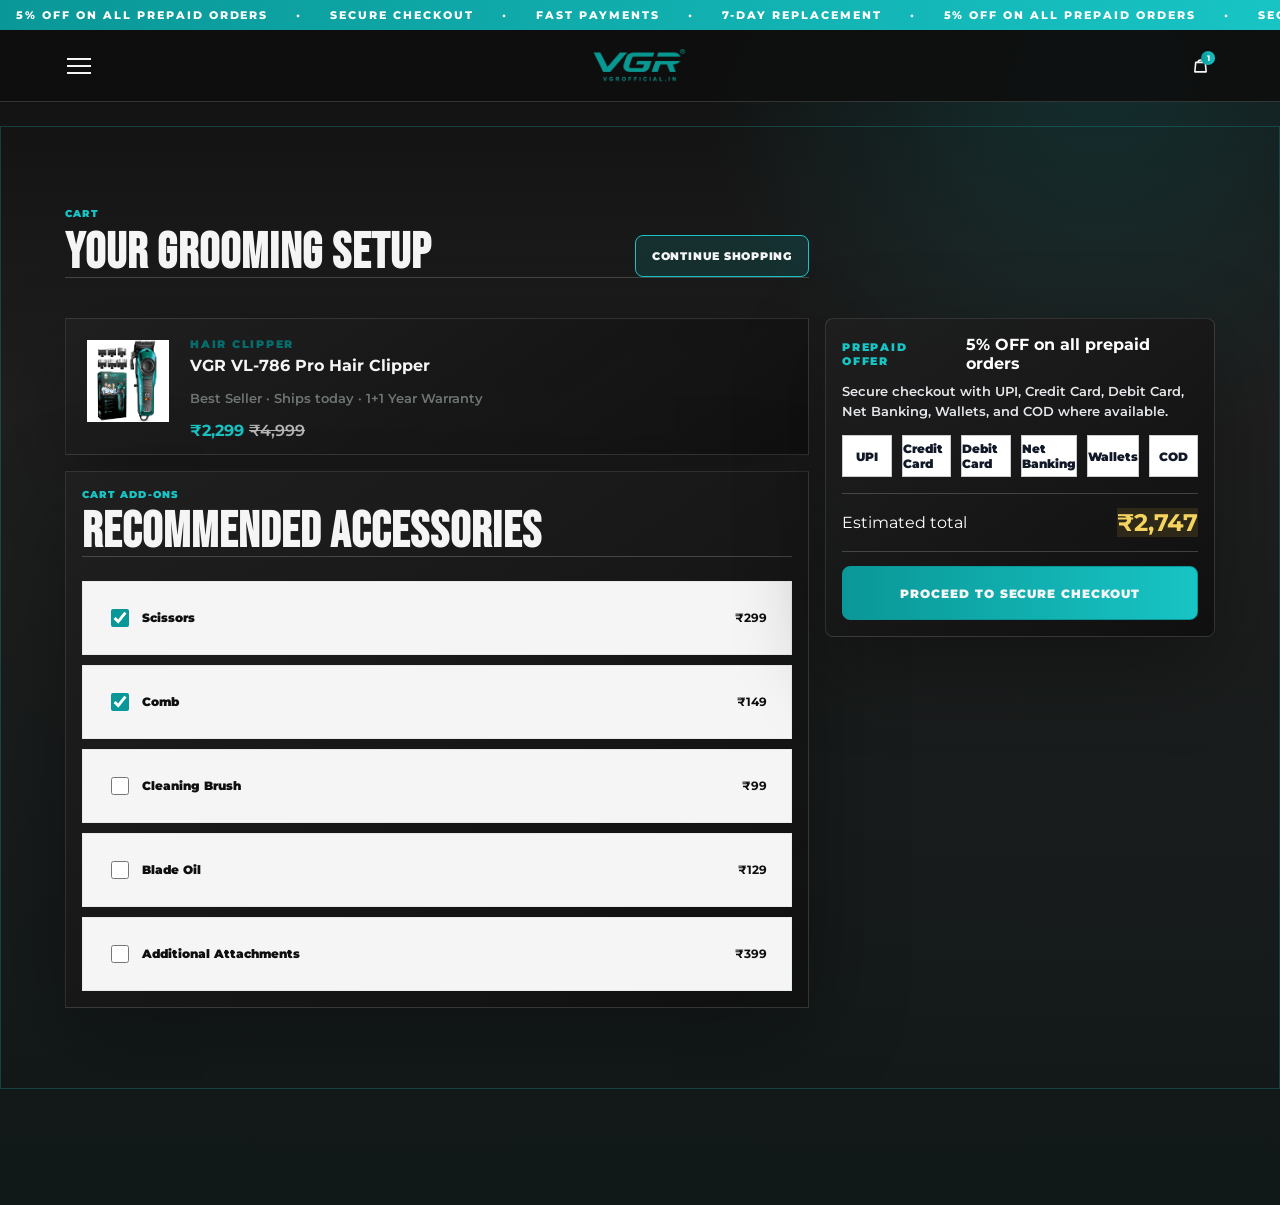
<file: cart.html>
<!doctype html>
<html lang="en">
  <head>
    <meta charset="utf-8">
    <meta name="viewport" content="width=device-width, initial-scale=1">
    <title>Your Cart | VGR</title>
    <meta name="description" content="Review your VGR cart, add grooming accessories, and checkout securely with prepaid offers.">
    <link rel="icon" href="assets/logo-vgr-DqorsC6P.png">
    <link rel="stylesheet" href="styles.css">
  </head>
  <body>
    <main class="app-shell product-page cart-page">
      <div class="offer-strip" aria-label="Store offers">
        <div class="marquee">
          <span>5% OFF on all prepaid orders</span><b>•</b><span>Secure Checkout</span><b>•</b><span>Fast Payments</span><b>•</b><span>7-Day Replacement</span><b>•</b>
          <span>5% OFF on all prepaid orders</span><b>•</b><span>Secure Checkout</span><b>•</b><span>Fast Payments</span><b>•</b><span>7-Day Replacement</span><b>•</b>
        </div>
      </div>
      <header class="topbar">
        <button class="icon-button" aria-label="Menu"><span></span><span></span><span></span></button>
        <a class="brand" href="index.html" aria-label="VGR home"><img src="assets/logo-vgr-DqorsC6P.png" alt="VGR"></a>
        <nav class="header-actions" aria-label="Quick links">
          <a class="cart" href="cart.html" aria-label="Cart">
            <svg viewBox="0 0 24 24" aria-hidden="true"><path d="M6 8h12l1.2 12H4.8L6 8Z"></path><path d="M9 8a3 3 0 0 1 6 0"></path></svg>
            <span>1</span>
          </a>
        </nav>
      </header>

      <section class="cart-shell">
        <div class="section-head"><div><small>Cart</small><h1>Your grooming setup</h1></div><a href="collection.html">Continue shopping</a></div>
        <article class="cart-item">
          <img src="assets/hero-1-BiMT0yIW.png" alt="VGR VL-786 Pro Hair Clipper">
          <div>
            <span>Hair Clipper</span>
            <b>VGR VL-786 Pro Hair Clipper</b>
            <p>Best Seller · Ships today · 1+1 Year Warranty</p>
            <strong>₹2,299 <del>₹4,999</del></strong>
          </div>
        </article>

        <section class="cart-addons">
          <div class="section-head"><div><small>Cart Add-ons</small><h2>Recommended accessories</h2></div></div>
          <div class="addon-grid">
            <label><input type="checkbox" checked><span>Scissors</span><b>₹299</b></label>
            <label><input type="checkbox" checked><span>Comb</span><b>₹149</b></label>
            <label><input type="checkbox"><span>Cleaning Brush</span><b>₹99</b></label>
            <label><input type="checkbox"><span>Blade Oil</span><b>₹129</b></label>
            <label><input type="checkbox"><span>Additional Attachments</span><b>₹399</b></label>
          </div>
        </section>

        <section class="checkout-card">
          <div class="panel-head"><small>Prepaid Offer</small><b>5% OFF on all prepaid orders</b></div>
          <p>Secure checkout with UPI, Credit Card, Debit Card, Net Banking, Wallets, and COD where available.</p>
          <div class="payment-icons"><span>UPI</span><span>Credit Card</span><span>Debit Card</span><span>Net Banking</span><span>Wallets</span><span>COD</span></div>
          <div class="order-total"><span>Estimated total</span><b>₹2,747</b></div>
          <button>Proceed to Secure Checkout</button>
        </section>
      </section>
    </main>
  </body>
</html>
</file>
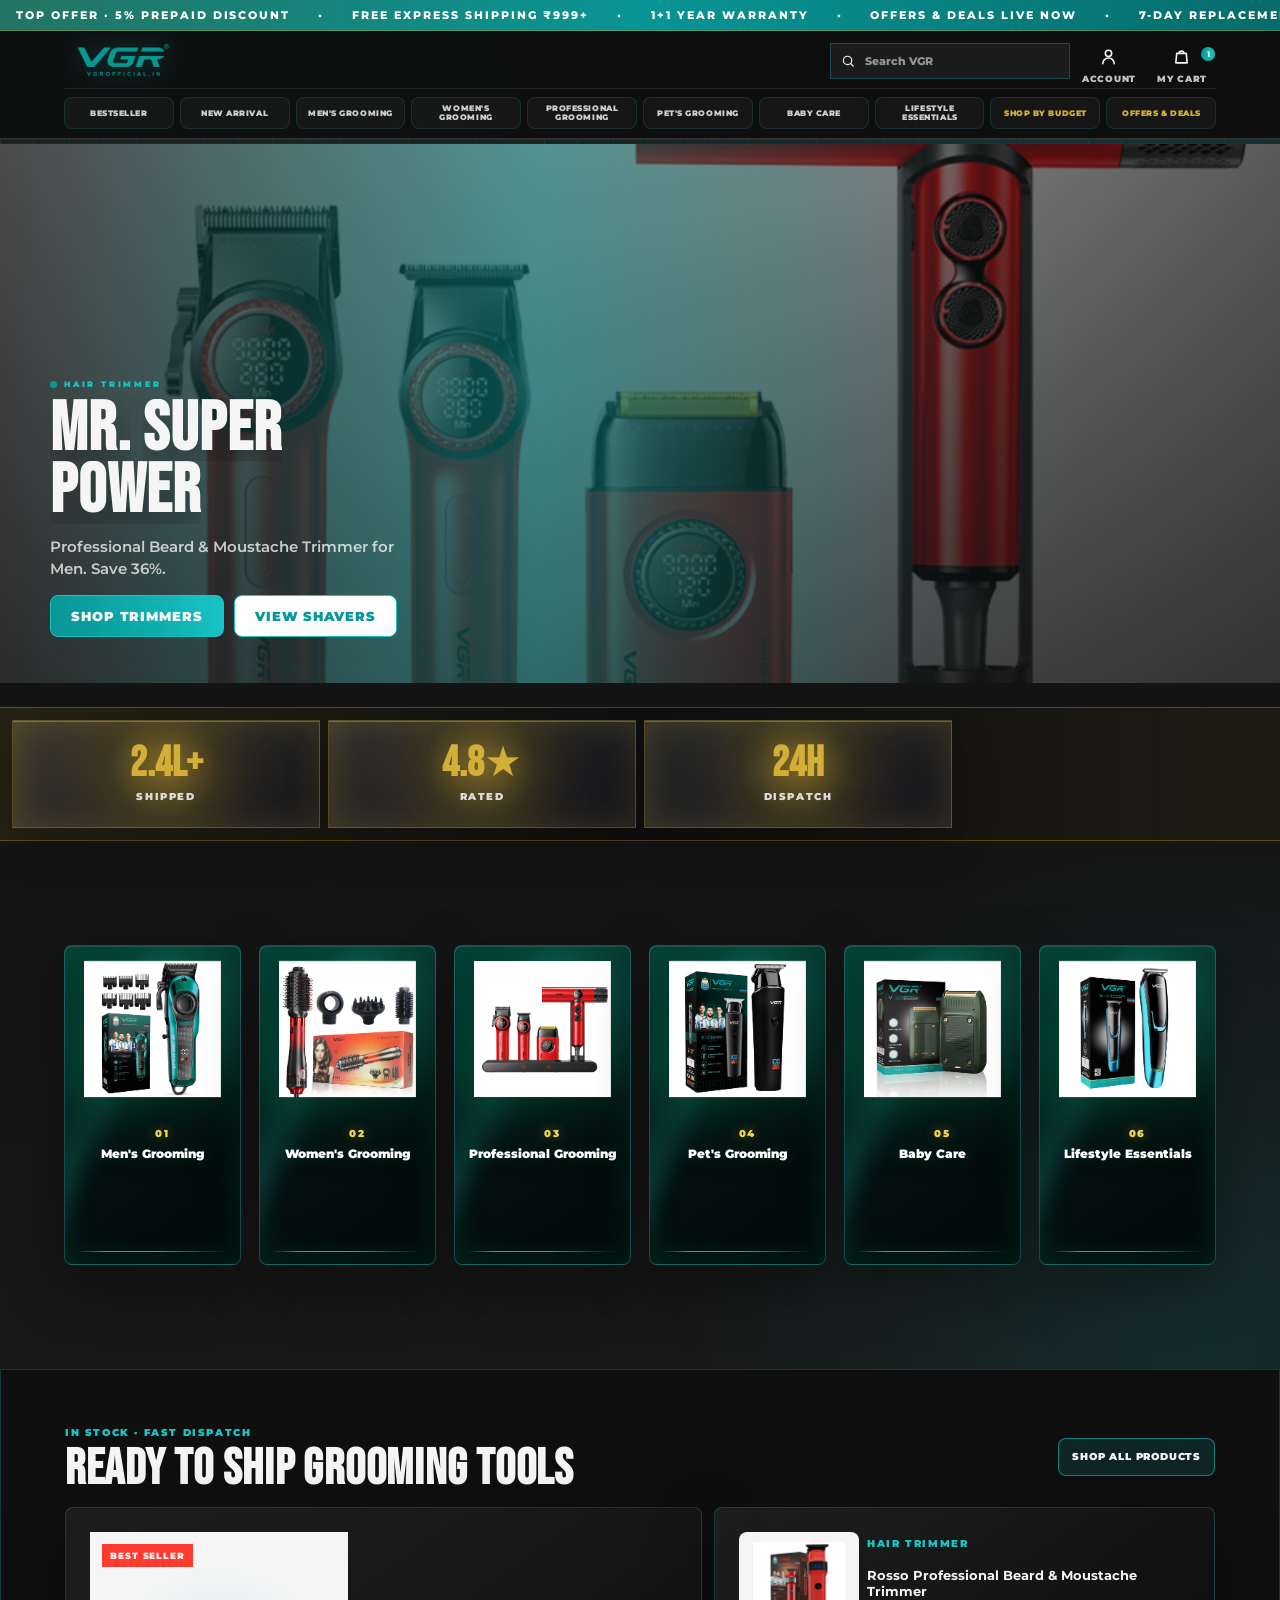
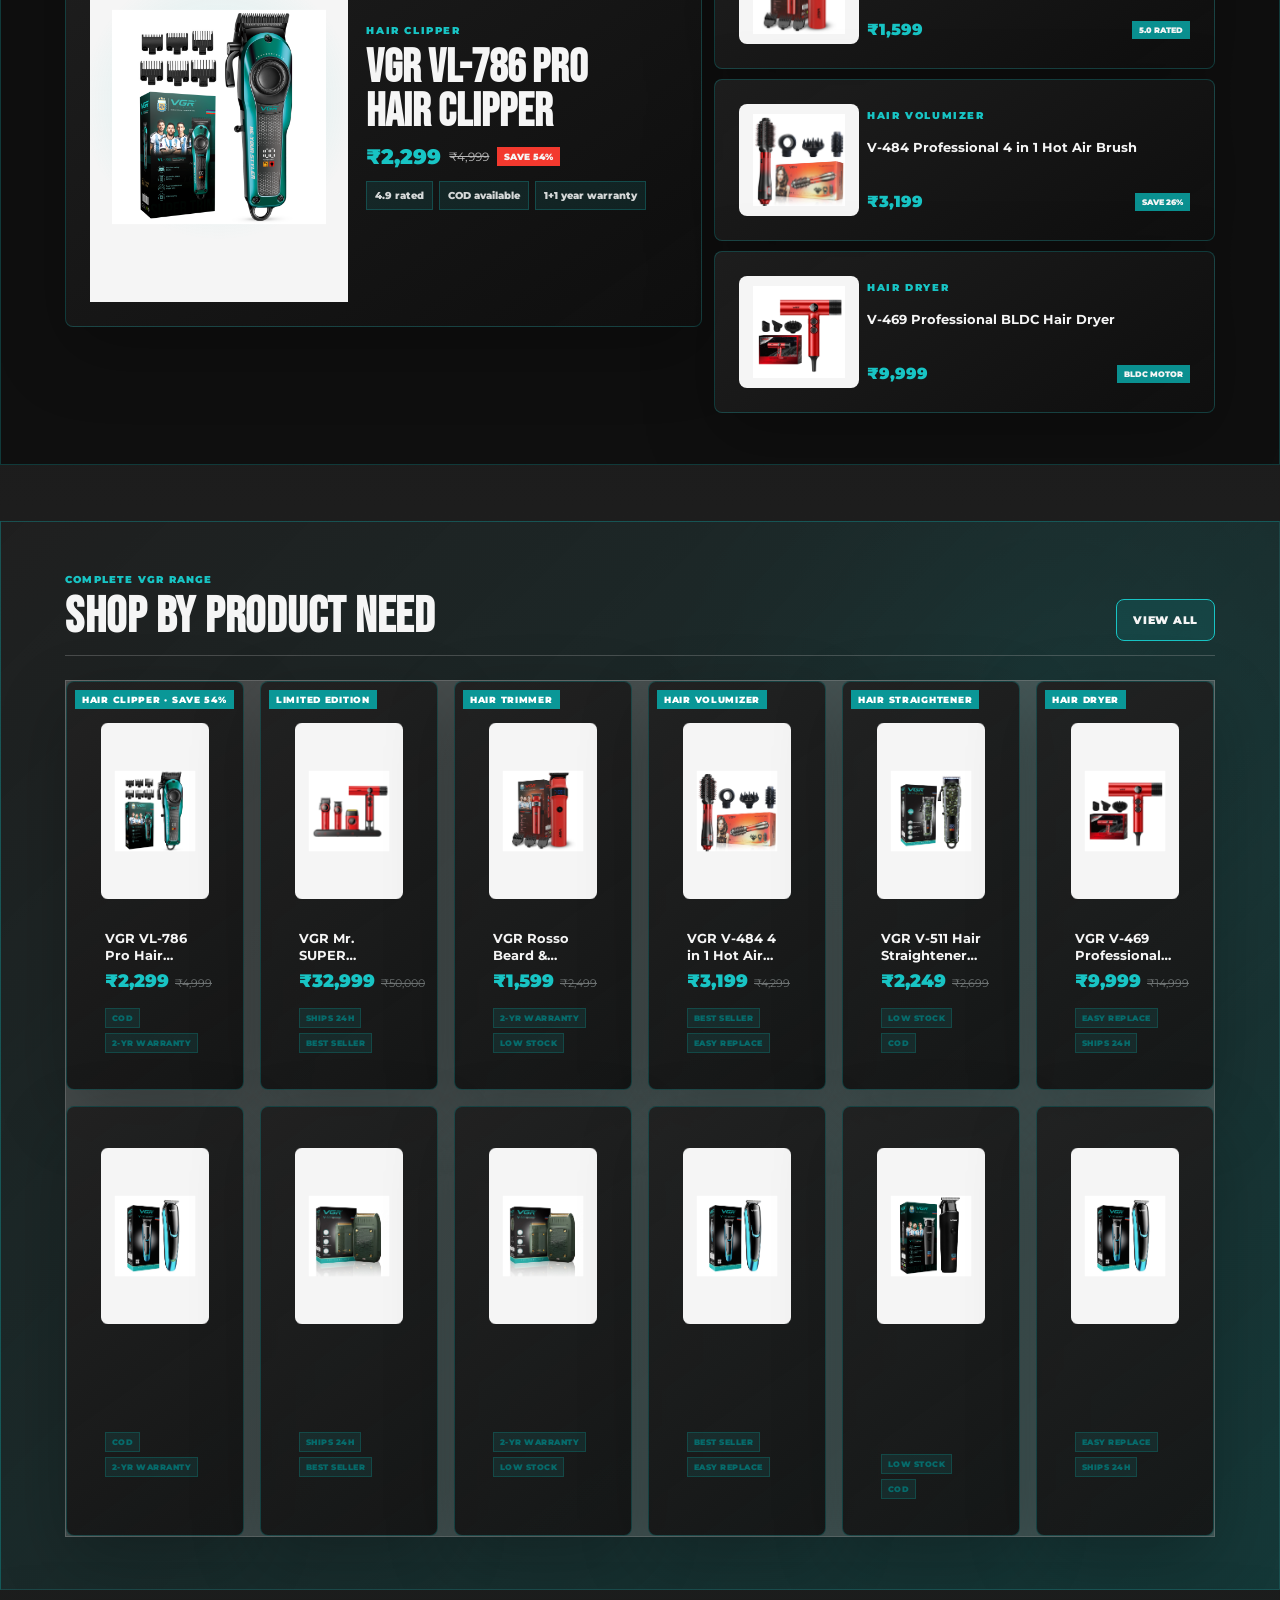
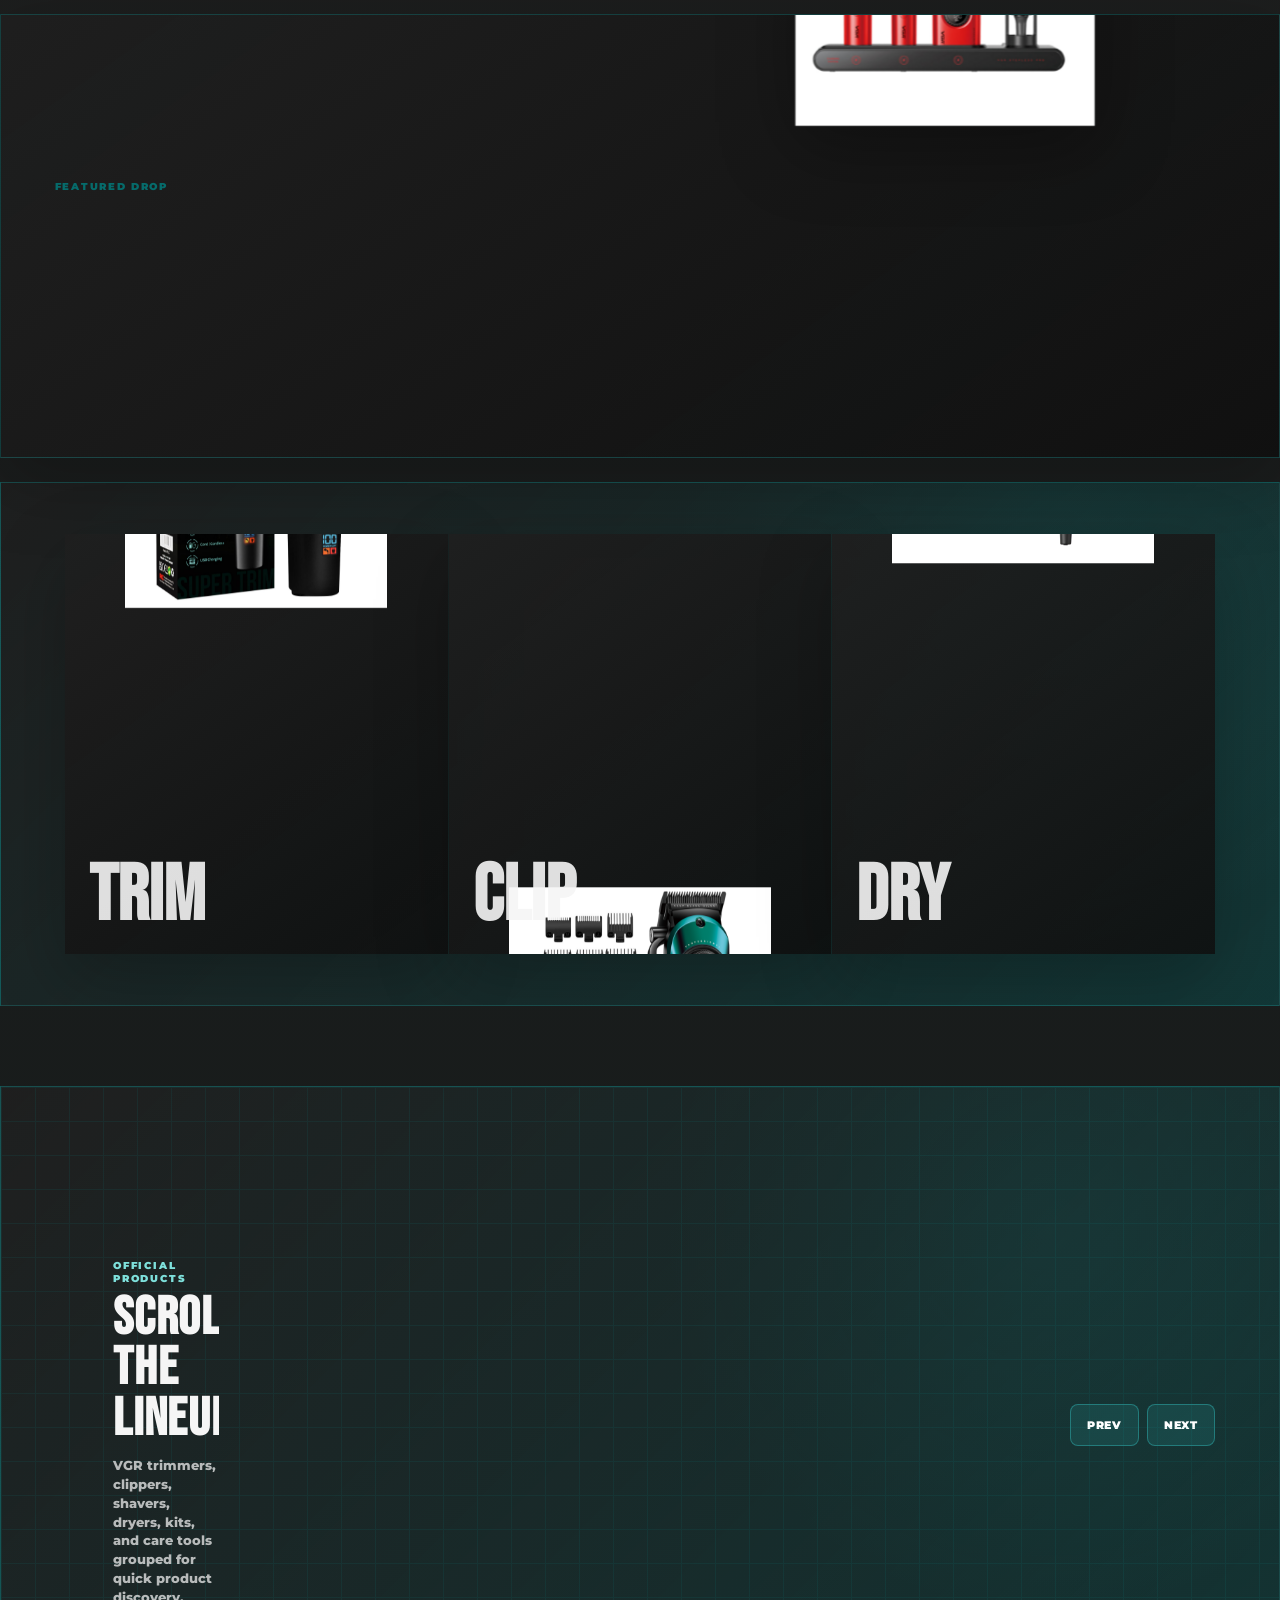
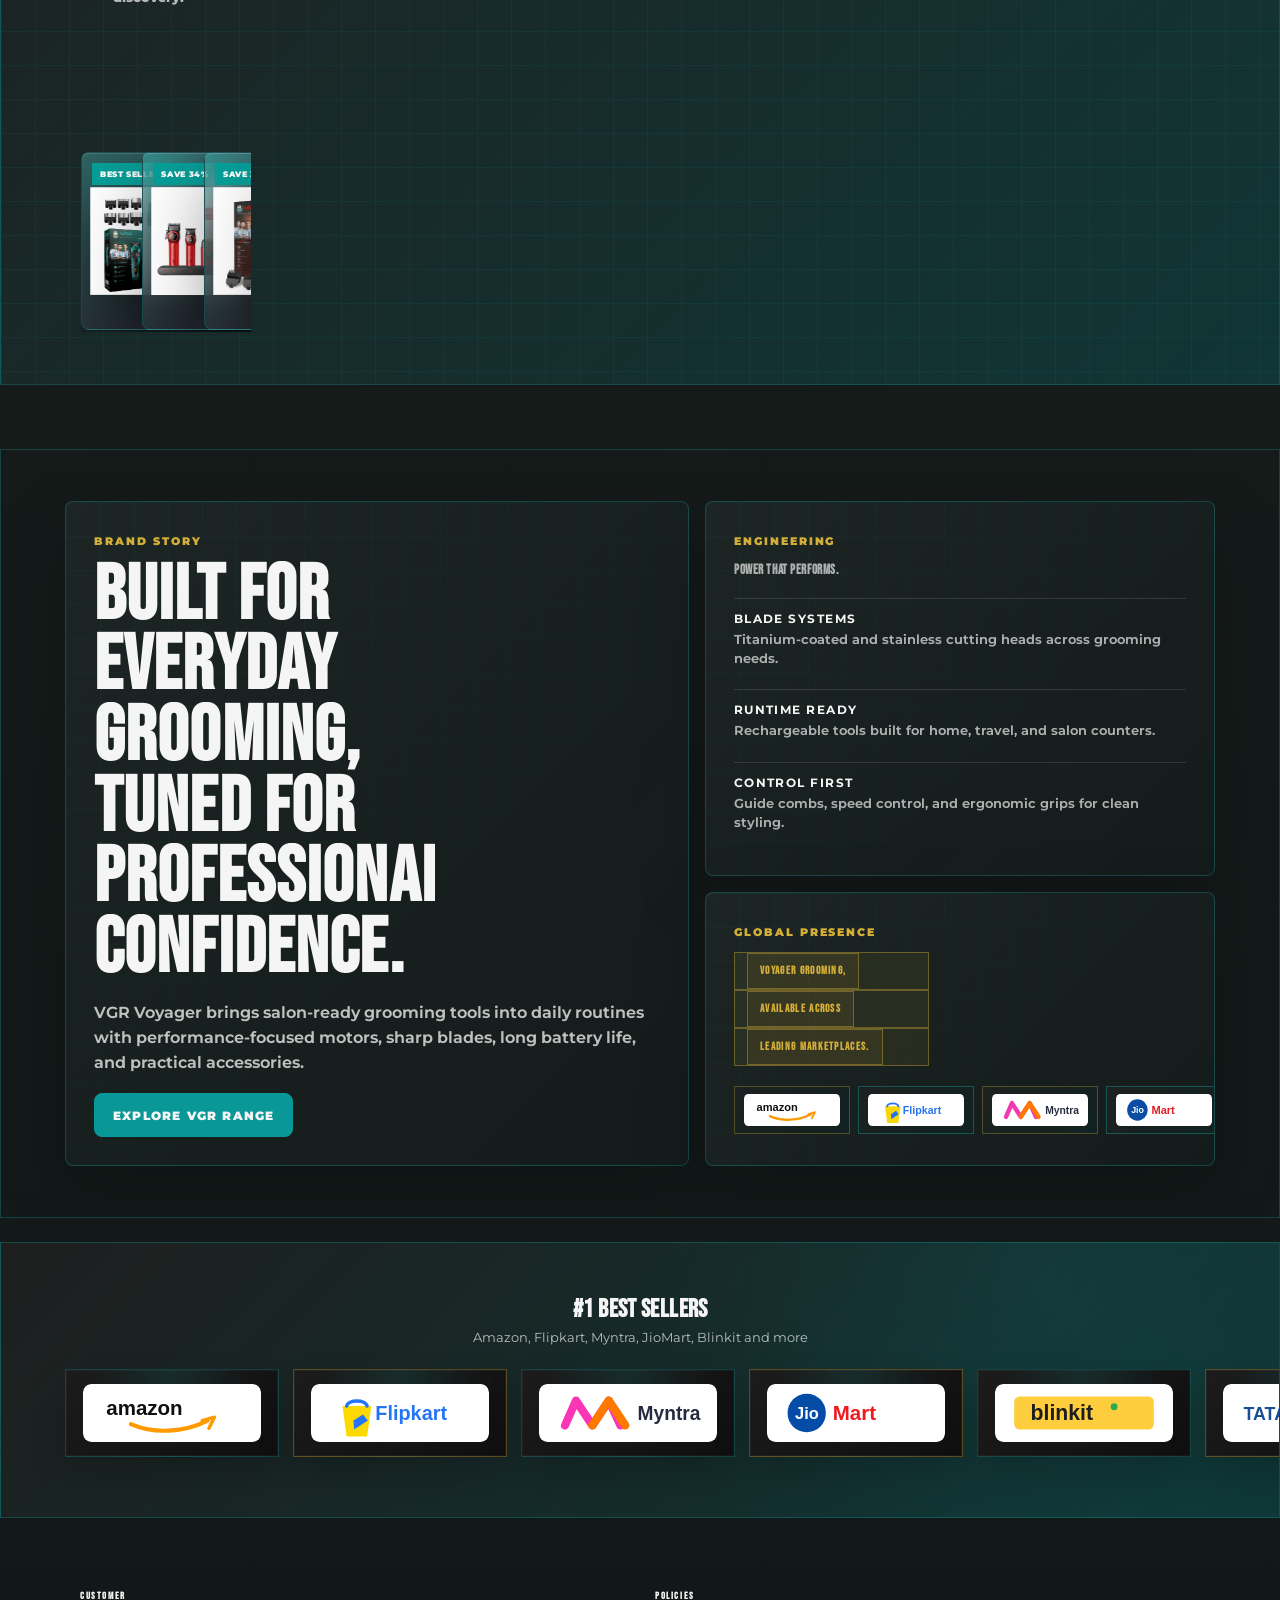
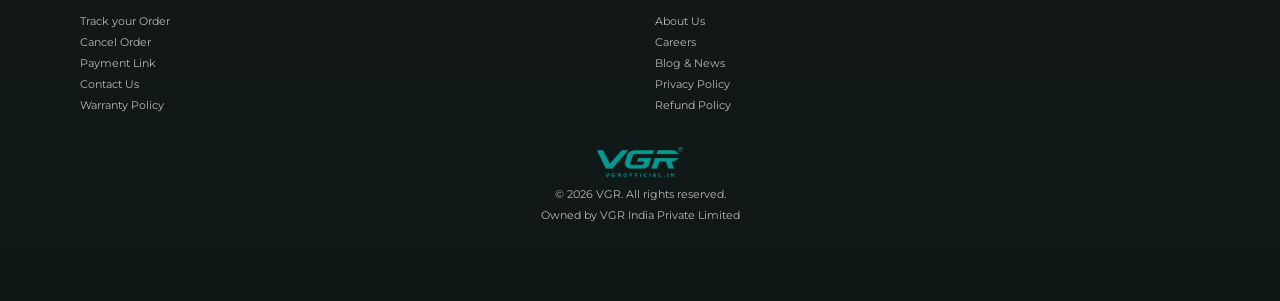
<file: home.html>
<!doctype html>
<html lang="en">
  <head>
    <meta charset="utf-8">
    <meta name="viewport" content="width=device-width, initial-scale=1">
    <title>VGR Official | Grooming Tools</title>
    <meta name="description" content="Shop VGR grooming tools, trimmers, clippers, shavers, hair dryers, and professional barber kits.">
    <link rel="icon" href="assets/logo-vgr-DqorsC6P.png">
    <link rel="stylesheet" href="styles.css">
  </head>
  <body>
    <div class="site-preloader" data-preloader aria-label="Loading VGR store">
      <div class="preloader-mark">
        <img src="assets/logo-vgr-DqorsC6P.png" alt="VGR">
        <span></span>
      </div>
      <p>Voyager performance grooming</p>
    </div>
    <main class="app-shell home-page">
      <div class="offer-strip"><div class="marquee"><span>Top Offer · 5% prepaid discount</span><b>•</b><span>Free Express Shipping ₹999+</span><b>•</b><span>1+1 Year Warranty</span><b>•</b><span>Offers & Deals live now</span><b>•</b><span>7-Day Replacement</span><b>•</b><span>Top Offer · 5% prepaid discount</span></div></div>
      <header class="topbar">
        <button class="icon-button" aria-label="Menu"><span></span><span></span><span></span></button>
        <a class="brand" href="index.html" aria-label="VGR home"><img src="assets/logo-vgr-DqorsC6P.png" alt="VGR"></a>
        <nav class="desktop-nav" aria-label="Primary navigation">
          <a href="collection.html#bestseller">Bestseller</a>
          <a href="collection.html#new-arrival">New Arrival</a>
          <a href="collection.html#mens">Men's Grooming</a>
          <a href="collection.html#women">Women's Grooming</a>
          <a href="collection.html#professional">Professional Grooming</a>
          <a href="collection.html#pet">Pet's Grooming</a>
          <a href="collection.html#baby">Baby Care</a>
          <a href="collection.html#lifestyle">Lifestyle Essentials</a>
          <a href="collection.html#budget">Shop By Budget</a>
          <a href="collection.html#offers">Offers & Deals</a>
        </nav>
        <nav class="header-actions" aria-label="Quick links">
          <label class="site-search" aria-label="Search products"><svg viewBox="0 0 24 24" aria-hidden="true"><circle cx="11" cy="11" r="7"></circle><path d="m16.2 16.2 4.3 4.3"></path></svg><input type="search" placeholder="Search VGR"></label>
          <button aria-label="Search"><svg viewBox="0 0 24 24" aria-hidden="true"><circle cx="11" cy="11" r="7"></circle><path d="m16.2 16.2 4.3 4.3"></path></svg></button>
          <button aria-label="Account"><svg viewBox="0 0 24 24" aria-hidden="true"><circle cx="12" cy="8" r="4"></circle><path d="M4.8 21a7.2 7.2 0 0 1 14.4 0"></path></svg><em>Account</em></button>
          <button class="cart" aria-label="My Cart"><svg viewBox="0 0 24 24" aria-hidden="true"><path d="M6 8h12l1.2 12H4.8L6 8Z"></path><path d="M9 8a3 3 0 0 1 6 0"></path></svg><em>My Cart</em><span>1</span></button>
        </nav>
      </header>

      <section class="store-hero parallax-stage">
        <div class="hero-grid" aria-hidden="true"></div>
        <div class="hero-video-panel parallax-card" data-parallax="0.08" aria-hidden="true">
          <video autoplay muted loop playsinline preload="metadata" poster="assets/official-01.jpg">
            <source src="assets/hero-banner.mp4" type="video/mp4">
          </video>
        </div>
        <div class="store-hero-copy">
          <span><i></i><b data-hero-kicker>VGR</b></span>
          <h1 data-hero-title>Mr. SUPER POWER</h1>
          <p data-hero-copy>Stepless Pro 4-in-1 Barber Series Combo Kit for Salon, Red</p>
          <div class="hero-actions"><a data-hero-primary href="product.html">Buy Now</a><a data-hero-secondary href="collection.html">Our Products</a></div>
        </div>
      </section>

      <section class="hero-product-section stock-board" aria-labelledby="stock-board-title">
        <div class="stock-board-head">
          <div>
            <small>In Stock · Fast Dispatch</small>
            <h2 id="stock-board-title">Ready to ship grooming tools</h2>
          </div>
          <a href="collection.html#all-products">Shop all products</a>
        </div>
        <a class="stock-feature-card" href="product.html">
          <div class="stock-media">
            <span>Best Seller</span>
            <img src="assets/hero-1-BiMT0yIW.png" alt="VGR VL-786 Pro Hair Clipper">
          </div>
          <div class="stock-copy">
            <small>Hair Clipper</small>
            <b>VGR VL-786 Pro Hair Clipper</b>
            <p><strong>₹2,299</strong><del>₹4,999</del><em>Save 54%</em></p>
            <ul aria-label="Product signals">
              <li>4.9 rated</li>
              <li>COD available</li>
              <li>1+1 year warranty</li>
            </ul>
          </div>
        </a>
        <div class="stock-mini-grid">
          <a class="stock-mini-card" href="collection.html#trimmers">
            <img src="assets/official-02.webp" alt="VGR Rosso Professional Beard and Moustache Trimmer">
            <span>Hair Trimmer</span>
            <b>Rosso Professional Beard & Moustache Trimmer</b>
            <p><strong>₹1,599</strong><em>5.0 rated</em></p>
          </a>
          <a class="stock-mini-card" href="collection.html#women">
            <img src="assets/official-03.webp" alt="VGR V-484 Professional 4 in 1 Hot Air Brush">
            <span>Hair Volumizer</span>
            <b>V-484 Professional 4 in 1 Hot Air Brush</b>
            <p><strong>₹3,199</strong><em>Save 26%</em></p>
          </a>
          <a class="stock-mini-card" href="collection.html#dryers">
            <img src="assets/official-04.jpg" alt="VGR Professional Hair Dryer">
            <span>Hair Dryer</span>
            <b>V-469 Professional BLDC Hair Dryer</b>
            <p><strong>₹9,999</strong><em>BLDC motor</em></p>
          </a>
        </div>
      </section>

      <section class="conversion-band">
        <article><b>2.4L+</b><span>Shipped</span></article>
        <article><b>4.8★</b><span>Rated</span></article>
        <article><b>24h</b><span>Dispatch</span></article>
      </section>

      <section class="category-rail brand-category-rail" aria-label="Shop VGR categories">
        <a href="collection.html#mens"><img src="assets/hero-1-BiMT0yIW.png" alt=""><small>01</small><span>Men's Grooming</span></a>
        <a href="collection.html#women"><img src="assets/official-03.webp" alt=""><small>02</small><span>Women's Grooming</span></a>
        <a href="collection.html#professional"><img src="assets/official-01.jpg" alt=""><small>03</small><span>Professional Grooming</span></a>
        <a href="collection.html#pet"><img src="assets/official-12.jpg" alt=""><small>04</small><span>Pet's Grooming</span></a>
        <a href="collection.html#baby"><img src="assets/official-11.webp" alt=""><small>05</small><span>Baby Care</span></a>
        <a href="collection.html#lifestyle"><img src="assets/official-15.webp" alt=""><small>06</small><span>Lifestyle Essentials</span></a>
      </section>

      <section class="home-feature parallax-stage">
        <div>
          <small>Featured Drop</small>
          <h2>Mr. SUPER POWER</h2>
          <p>Four tools. One case.</p>
          <a href="collection.html">Explore Collection</a>
        </div>
        <img data-parallax="0.12" src="assets/official-01.jpg" alt="VGR 4-in-1 barber kit">
      </section>

      <section class="parallax-showcase home-showcase kinetic-stage">
        <div class="parallax-copy station-copy">
          <small>Official Products</small>
          <h2>Scroll The Lineup</h2>
          <p>VGR trimmers, clippers, shavers, dryers, kits, and care tools grouped for quick product discovery.</p>
        </div>
        <div class="station-card-flow" aria-label="Scrollable VGR product showcase">
          <a class="ai-product-card" href="product.html">
            <div class="ai-product-visual">
              <span>Best Seller</span>
              <img src="assets/hero-1-BiMT0yIW.png" alt="VGR VL-786 Pro Hair Clipper">
            </div>
            <div class="ai-product-copy">
              <small>Hair Clipper</small>
              <b>VGR VL-786 Pro Hair Clipper</b>
              <strong>Rs. 2,299.00</strong>
              <p><em>4.9</em> COD · 1+1 Year Warranty</p>
            </div>
          </a>
          <a class="ai-product-card" href="collection.html#limited">
            <div class="ai-product-visual">
              <span>Save 34%</span>
              <img src="assets/official-01.jpg" alt="VGR Mr Super Power Kit">
            </div>
            <div class="ai-product-copy">
              <small>Limited Edition</small>
              <b>VGR Mr. SUPER POWER 4-in-1 Barber Series Kit</b>
              <strong>Rs. 32,999.00</strong>
              <p><em>4-in-1</em> Professional salon combo</p>
            </div>
          </a>
          <a class="ai-product-card" href="collection.html#trimmers">
            <div class="ai-product-visual">
              <span>Save 36%</span>
              <img src="assets/official-02.webp" alt="VGR Rosso Trimmer">
            </div>
            <div class="ai-product-copy">
              <small>Hair Trimmer</small>
              <b>VGR Rosso Professional Beard & Moustache Trimmer</b>
              <strong>Rs. 1,599.00</strong>
              <p><em>5.0</em> Fast Ship · High intent</p>
            </div>
          </a>
          <a class="ai-product-card" href="collection.html#women">
            <div class="ai-product-visual">
              <span>Save 26%</span>
              <img src="assets/official-03.webp" alt="VGR V-484 Hot Air Brush">
            </div>
            <div class="ai-product-copy">
              <small>Hair Volumizer</small>
              <b>VGR V-484 Professional 4 in 1 Hot Air Brush</b>
              <strong>Rs. 3,199.00</strong>
              <p><em>4-in-1</em> Styling heads included</p>
            </div>
          </a>
          <a class="ai-product-card" href="collection.html#dryers">
            <div class="ai-product-visual">
              <span>Save 33%</span>
              <img src="assets/official-04.jpg" alt="VGR Professional Hair Dryer">
            </div>
            <div class="ai-product-copy">
              <small>Hair Dryer</small>
              <b>VGR V-469 Professional BLDC Hair Dryer</b>
              <strong>Rs. 9,999.00</strong>
              <p><em>BLDC</em> High-speed performance</p>
            </div>
          </a>
          <a class="ai-product-card" href="collection.html#fabric">
            <div class="ai-product-visual">
              <span>Save 25%</span>
              <img src="assets/official-15.webp" alt="VGR Lint Remover">
            </div>
            <div class="ai-product-copy">
              <small>Fabric Care</small>
              <b>VGR V-818 Professional Lint Remover Lint Roller</b>
              <strong>Rs. 1,199.00</strong>
              <p><em>Care</em> Rechargeable fabric refresh</p>
            </div>
          </a>
          <a class="ai-product-card" href="collection.html#shavers">
            <div class="ai-product-visual">
              <span>Save 25%</span>
              <img src="assets/official-11.webp" alt="VGR V-353 Shaver">
            </div>
            <div class="ai-product-copy">
              <small>Shaver</small>
              <b>VGR V-353 Limited Edition 2 In 1 Beard Shaver</b>
              <strong>Rs. 749.00</strong>
              <p><em>4.1</em> Precision beard shaving</p>
            </div>
          </a>
          <a class="ai-product-card" href="collection.html#pet">
            <div class="ai-product-visual">
              <span>Save 34%</span>
              <img src="assets/official-12.jpg" alt="VGR Pet Trimmer">
            </div>
            <div class="ai-product-copy">
              <small>Pet Grooming</small>
              <b>VGR V-240 Professional Pet Trimmer</b>
              <strong>From Rs. 1,979.00</strong>
              <p><em>Pet</em> Dogs, cats & all animals</p>
            </div>
          </a>
          <a class="ai-product-card" href="collection.html#clippers">
            <div class="ai-product-visual">
              <span>Save 17%</span>
              <img src="assets/official-13.jpg" alt="VGR VL-118 Hair Clipper">
            </div>
            <div class="ai-product-copy">
              <small>Hair Clipper</small>
              <b>VGR VL-118 Limited Edition Hair Clipper For Men</b>
              <strong>Rs. 1,899.00</strong>
              <p><em>4.5</em> Limited edition clipper</p>
            </div>
          </a>
          <a class="ai-product-card" href="collection.html#trimmers">
            <div class="ai-product-visual">
              <span>Save 29%</span>
              <img src="assets/official-10.jpg" alt="VGR V-071 Trimmer">
            </div>
            <div class="ai-product-copy">
              <small>Hair Trimmer</small>
              <b>VGR V-071 Hair Trimmer For Men, Silver</b>
              <strong>Rs. 999.00</strong>
              <p><em>4.5</em> Entry price winner</p>
            </div>
          </a>
        </div>
      </section>

      <section class="product-grid-section">
        <div class="section-head"><div><small>Complete VGR Range</small><h2>Shop by product need</h2></div><a href="collection.html#all-products">View all</a></div>
        <div class="product-grid">
          <a class="product-tile featured" href="product.html"><span>Hair Clipper · Save 54%</span><img src="assets/hero-1-BiMT0yIW.png" alt=""><b>VGR VL-786 Pro Hair Clipper</b><p><strong>₹2,299</strong><del>₹4,999</del></p></a>
          <a class="product-tile" href="collection.html#limited"><span>Limited Edition</span><img src="assets/official-01.jpg" alt=""><b>VGR Mr. SUPER POWER 4-in-1 Barber Kit</b><p><strong>₹32,999</strong><del>₹50,000</del></p></a>
          <a class="product-tile" href="collection.html#trimmers"><span>Hair Trimmer</span><img src="assets/official-02.webp" alt=""><b>VGR Rosso Beard & Moustache Trimmer</b><p><strong>₹1,599</strong><del>₹2,499</del></p></a>
          <a class="product-tile" href="collection.html#women"><span>Hair Volumizer</span><img src="assets/official-03.webp" alt=""><b>VGR V-484 4 in 1 Hot Air Brush</b><p><strong>₹3,199</strong><del>₹4,299</del></p></a>
          <a class="product-tile" href="collection.html#women"><span>Hair Straightener</span><img src="assets/official-16.jpg" alt=""><b>VGR V-511 Hair Straightener For Women</b><p><strong>₹2,249</strong><del>₹2,699</del></p></a>
          <a class="product-tile" href="collection.html#dryers"><span>Hair Dryer</span><img src="assets/official-04.jpg" alt=""><b>VGR V-469 Professional BLDC Hair Dryer</b><p><strong>₹9,999</strong><del>₹14,999</del></p></a>
          <a class="product-tile" href="collection.html#fabric"><span>Lint Remover</span><img src="assets/official-15.webp" alt=""><b>VGR V-818 Professional Lint Remover</b><p><strong>₹1,199</strong><del>₹1,599</del></p></a>
          <a class="product-tile" href="collection.html#shavers"><span>Shaver</span><img src="assets/official-11.webp" alt=""><b>VGR V-353 Limited Edition 2 In 1 Beard Shaver</b><p><strong>₹749</strong><del>₹999</del></p></a>
          <a class="product-tile" href="collection.html#professional"><span>Professional Tools</span><img src="assets/official-11.webp" alt=""><b>VGR V-885 S2 Rotafinity Pro Barber Set</b><p><strong>₹16,999</strong><del>₹21,999</del></p></a>
          <a class="product-tile" href="collection.html#women"><span>Women’s Grooming</span><img src="assets/official-15.webp" alt=""><b>VGR V-722 Professional Cordless Epilator</b><p><strong>₹2,499</strong></p></a>
          <a class="product-tile" href="collection.html#pet"><span>Pet Grooming</span><img src="assets/official-12.jpg" alt=""><b>VGR V-240 Professional Pet Trimmer</b><p><strong>From ₹1,979</strong><del>₹2,999</del></p></a>
          <a class="product-tile" href="collection.html#viral"><span>Viral Product</span><img src="assets/official-15.webp" alt=""><b>VGR V-812 Professional 2 In 1 Callus Remover</b><p><strong>₹1,399</strong><del>₹1,899</del></p></a>
        </div>
      </section>

      <section class="visual-wall" aria-label="VGR product system">
        <div><img data-parallax="0.1" src="assets/official-12.jpg" alt=""><span>Trim</span></div>
        <div><img data-parallax="-0.08" src="assets/hero-1-BiMT0yIW.png" alt=""><span>Clip</span></div>
        <div><img data-parallax="0.12" src="assets/official-04.jpg" alt=""><span>Dry</span></div>
      </section>

      <section class="brand-proof-grid" aria-label="VGR brand story and engineering">
        <article class="brand-story-card">
          <small>Brand Story</small>
          <h2>Built for everyday grooming, tuned for professional confidence.</h2>
          <p>VGR Voyager brings salon-ready grooming tools into daily routines with performance-focused motors, sharp blades, long battery life, and practical accessories.</p>
          <a href="collection.html#all-products">Explore VGR range</a>
        </article>
        <article class="engineering-card">
          <small>Engineering</small>
          <h2>Power that performs.</h2>
          <ul>
            <li><b>Blade Systems</b><span>Titanium-coated and stainless cutting heads across grooming needs.</span></li>
            <li><b>Runtime Ready</b><span>Rechargeable tools built for home, travel, and salon counters.</span></li>
            <li><b>Control First</b><span>Guide combs, speed control, and ergonomic grips for clean styling.</span></li>
          </ul>
        </article>
        <article class="global-card">
          <small>Global Presence</small>
          <h2>Voyager grooming, available across leading marketplaces.</h2>
          <div class="global-logo-marquee" aria-label="Marketplace logos">
            <span><img src="assets/logo-market-amazon.svg" alt="Amazon"></span><span><img src="assets/logo-market-flipkart.svg" alt="Flipkart"></span><span><img src="assets/logo-market-myntra.svg" alt="Myntra"></span><span><img src="assets/logo-market-jiomart.svg" alt="JioMart"></span><span><img src="assets/logo-market-blinkit.svg" alt="Blinkit"></span><span><img src="assets/logo-market-tatacliq.svg" alt="Tata CLiQ"></span>
            <span aria-hidden="true"><img src="assets/logo-market-amazon.svg" alt=""></span><span aria-hidden="true"><img src="assets/logo-market-flipkart.svg" alt=""></span><span aria-hidden="true"><img src="assets/logo-market-myntra.svg" alt=""></span><span aria-hidden="true"><img src="assets/logo-market-jiomart.svg" alt=""></span><span aria-hidden="true"><img src="assets/logo-market-blinkit.svg" alt=""></span><span aria-hidden="true"><img src="assets/logo-market-tatacliq.svg" alt=""></span>
          </div>
        </article>
      </section>

      <section class="marketplaces"><h2>#1 Best Sellers</h2><p>Amazon, Flipkart, Myntra, JioMart, Blinkit and more</p><div class="market-row logo-marquee" aria-label="VGR marketplace availability"><span><img src="assets/logo-market-amazon.svg" alt="Amazon"></span><span><img src="assets/logo-market-flipkart.svg" alt="Flipkart"></span><span><img src="assets/logo-market-myntra.svg" alt="Myntra"></span><span><img src="assets/logo-market-jiomart.svg" alt="JioMart"></span><span><img src="assets/logo-market-blinkit.svg" alt="Blinkit"></span><span><img src="assets/logo-market-tatacliq.svg" alt="Tata CLiQ"></span><span><img src="assets/logo-market-zepto.svg" alt="Zepto"></span><span aria-hidden="true"><img src="assets/logo-market-amazon.svg" alt=""></span><span aria-hidden="true"><img src="assets/logo-market-flipkart.svg" alt=""></span><span aria-hidden="true"><img src="assets/logo-market-myntra.svg" alt=""></span><span aria-hidden="true"><img src="assets/logo-market-jiomart.svg" alt=""></span><span aria-hidden="true"><img src="assets/logo-market-blinkit.svg" alt=""></span><span aria-hidden="true"><img src="assets/logo-market-tatacliq.svg" alt=""></span><span aria-hidden="true"><img src="assets/logo-market-zepto.svg" alt=""></span></div></section>
      <footer><div class="footer-links"><div><h4>Customer</h4><p>Track your Order</p><p>Cancel Order</p><p>Payment Link</p><p>Contact Us</p><p>Warranty Policy</p></div><div><h4>Policies</h4><p>About Us</p><p>Careers</p><p>Blog & News</p><p>Privacy Policy</p><p>Refund Policy</p></div></div><img src="assets/logo-vgr-DqorsC6P.png" alt="VGR"><p>© 2026 VGR. All rights reserved.</p><p>Owned by VGR India Private Limited</p></footer>
    </main>
    <script src="script.js"></script>
  </body>
</html>
</file>
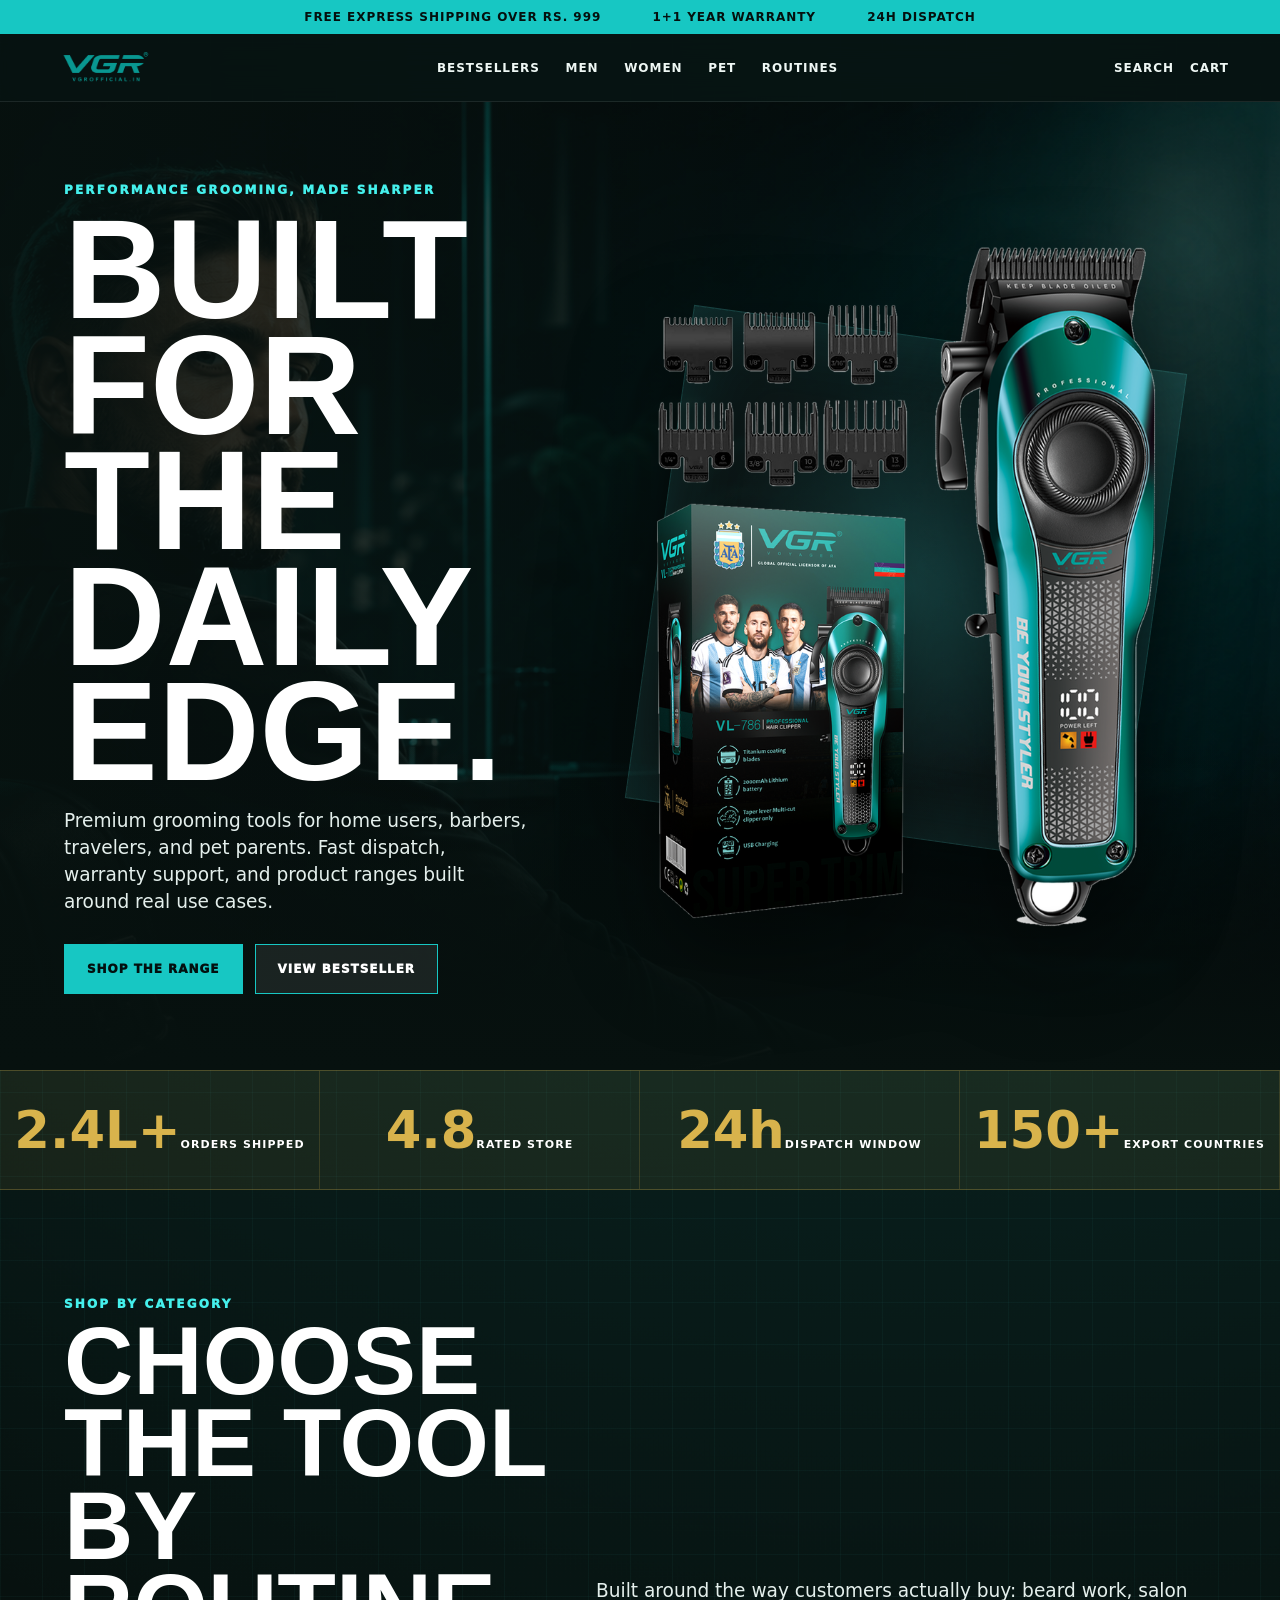
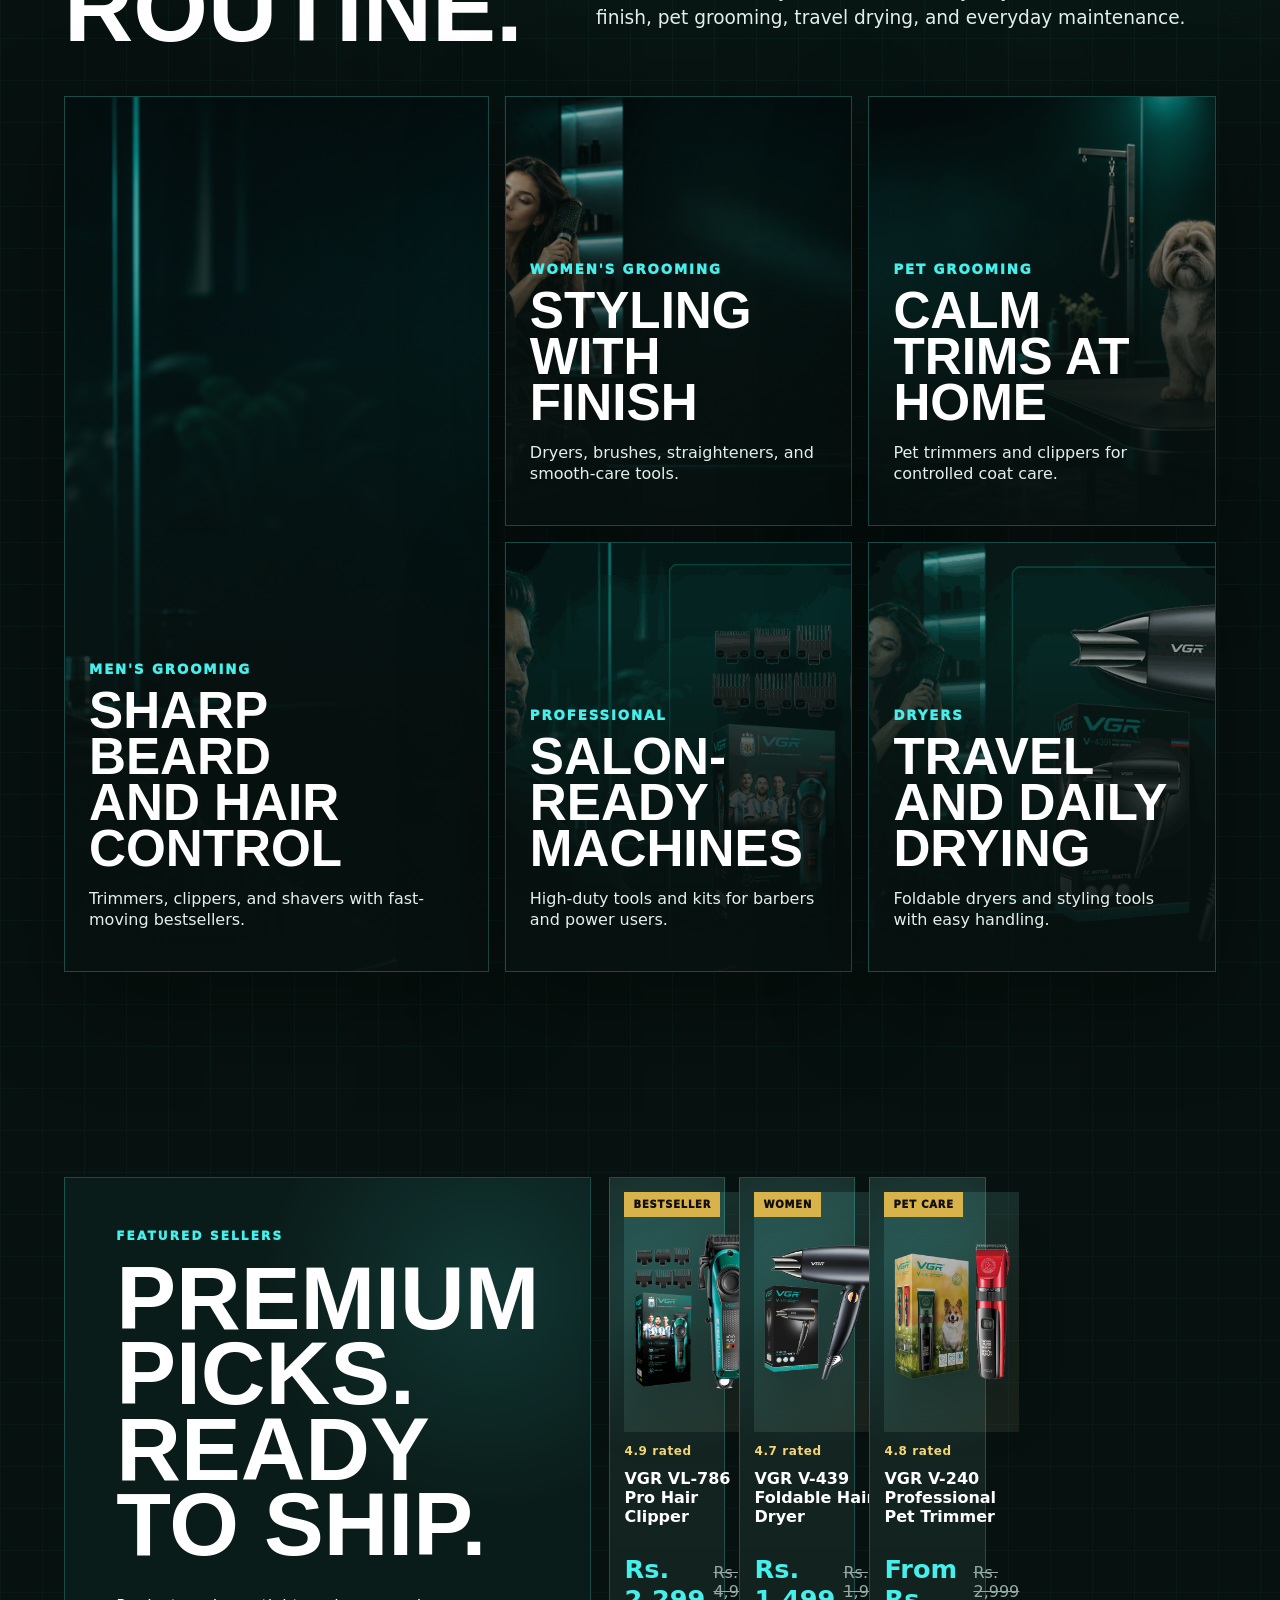
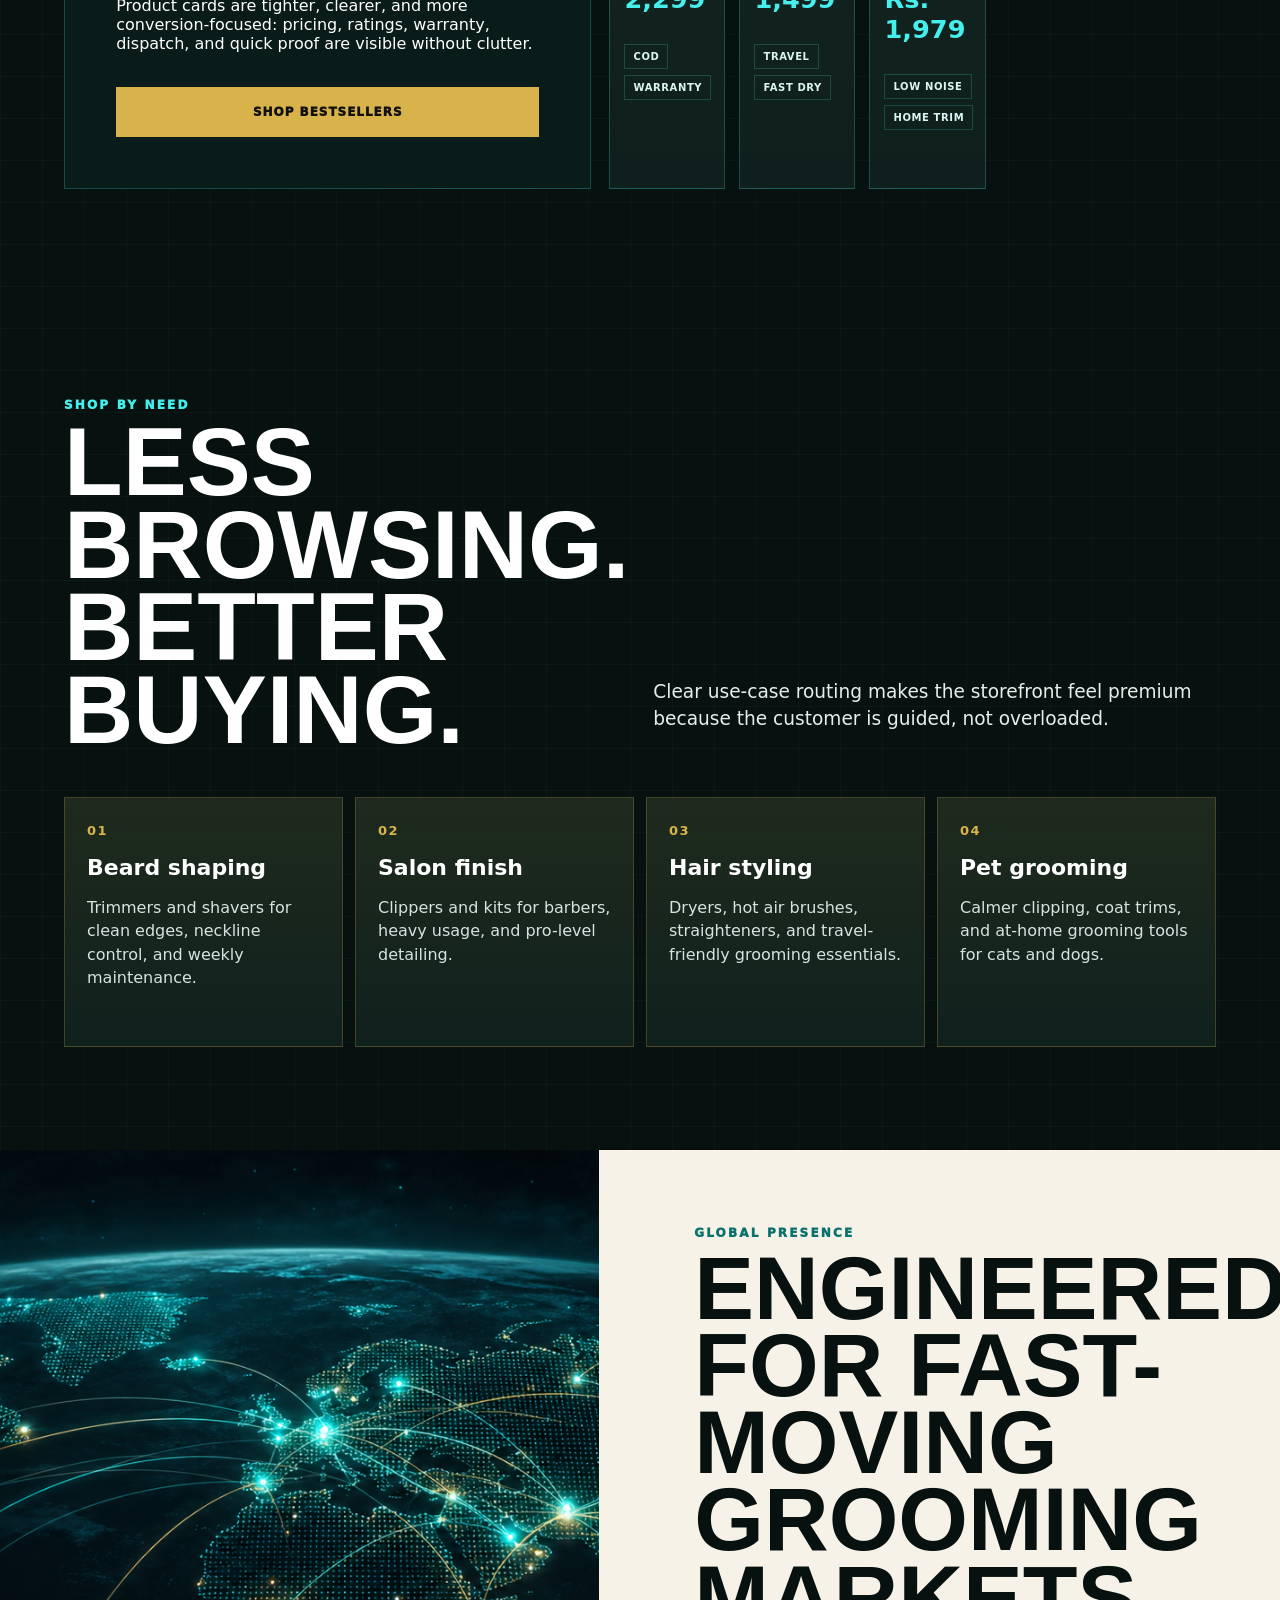
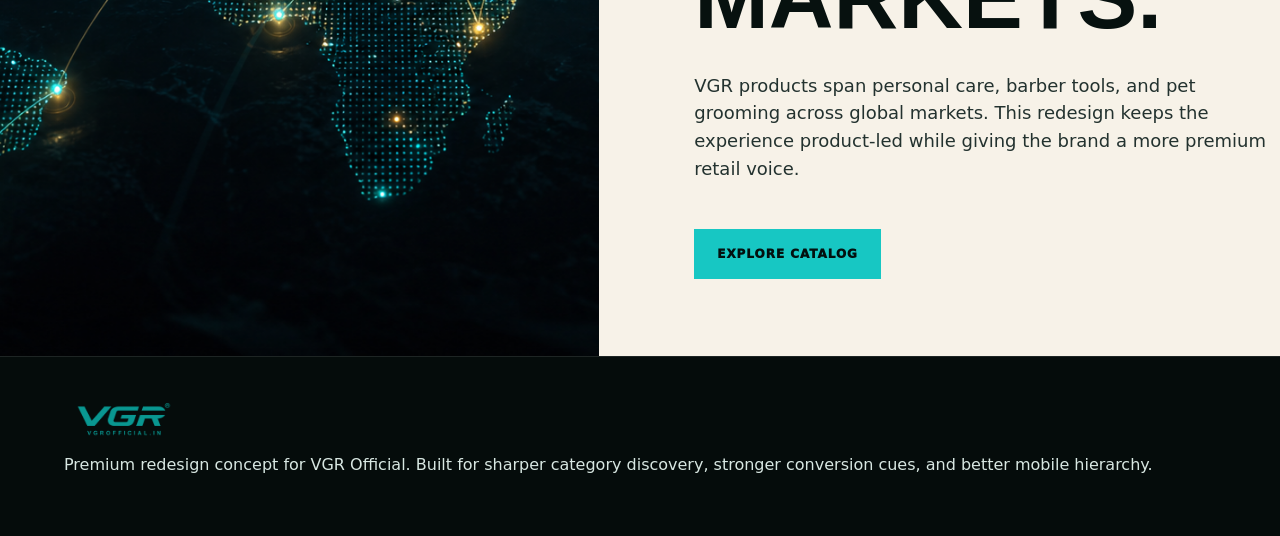
<file: index-redesign.html>
<!doctype html>
<html lang="en">
  <head>
    <meta charset="utf-8">
    <meta name="viewport" content="width=device-width, initial-scale=1">
    <title>VGR Premium Redesign | Home</title>
    <meta name="description" content="A premium VGR storefront redesign concept for grooming tools, pet care, and personal care.">
    <link rel="icon" href="assets/logo-vgr-DqorsC6P.png">
    <link rel="stylesheet" href="premium-redesign.css">
  </head>
  <body>
    <main class="premium-page">
      <div class="offer-bar">
        <span>Free express shipping over Rs. 999</span>
        <span>1+1 year warranty</span>
        <span>24h dispatch</span>
      </div>

      <header class="premium-header">
        <a class="premium-logo" href="index-redesign.html" aria-label="VGR premium home">
          <img src="assets/logo-vgr-DqorsC6P.png" alt="VGR">
        </a>
        <nav class="premium-nav" aria-label="Primary navigation">
          <a href="collection-redesign.html">Bestsellers</a>
          <a href="collection-redesign.html?filter=men">Men</a>
          <a href="collection-redesign.html?filter=women">Women</a>
          <a href="collection-redesign.html?filter=pet">Pet</a>
          <a href="#routines">Routines</a>
        </nav>
        <div class="header-tools">
          <a href="collection-redesign.html">Search</a>
          <a href="cart.html">Cart</a>
        </div>
      </header>

      <section class="premium-hero">
        <div>
          <span class="eyebrow">Performance grooming, made sharper</span>
          <h1>Built For The Daily Edge.</h1>
          <p>Premium grooming tools for home users, barbers, travelers, and pet parents. Fast dispatch, warranty support, and product ranges built around real use cases.</p>
          <div class="hero-ctas">
            <a class="btn" href="collection-redesign.html">Shop The Range</a>
            <a class="btn secondary" href="product.html">View Bestseller</a>
          </div>
        </div>
        <div class="hero-product-stage" aria-label="Featured VGR product">
          <img src="assets/home-cutout-vl786.png" alt="VGR VL-786 Pro Hair Clipper">
        </div>
      </section>

      <section class="trust-strip" aria-label="VGR trust markers">
        <article><div><b>2.4L+</b><span>Orders shipped</span></div></article>
        <article><div><b>4.8</b><span>Rated store</span></div></article>
        <article><div><b>24h</b><span>Dispatch window</span></div></article>
        <article><div><b>150+</b><span>Export countries</span></div></article>
      </section>

      <section class="premium-section">
        <div class="section-intro">
          <div>
            <span class="eyebrow">Shop by category</span>
            <h2>Choose The Tool By Routine.</h2>
          </div>
          <p>Built around the way customers actually buy: beard work, salon finish, pet grooming, travel drying, and everyday maintenance.</p>
        </div>
        <div class="category-editorial">
          <a class="category-card large" href="collection-redesign.html?filter=men">
            <img src="assets/men-cinematic-hero-bg.png" alt="Man using a grooming tool">
            <div><small>Men's Grooming</small><h3>Sharp beard and hair control</h3><p>Trimmers, clippers, and shavers with fast-moving bestsellers.</p></div>
          </a>
          <a class="category-card" href="collection-redesign.html?filter=women">
            <img src="assets/women-cinematic-hero-bg.png" alt="Women's grooming setup">
            <div><small>Women's Grooming</small><h3>Styling with finish</h3><p>Dryers, brushes, straighteners, and smooth-care tools.</p></div>
          </a>
          <a class="category-card" href="collection-redesign.html?filter=pet">
            <img src="assets/pet-cinematic-hero-bg.png" alt="Pet grooming setup">
            <div><small>Pet Grooming</small><h3>Calm trims at home</h3><p>Pet trimmers and clippers for controlled coat care.</p></div>
          </a>
          <a class="category-card" href="collection-redesign.html?filter=professional">
            <img src="assets/vl786-cinematic-banner.gif" alt="Professional VGR clipper banner">
            <div><small>Professional</small><h3>Salon-ready machines</h3><p>High-duty tools and kits for barbers and power users.</p></div>
          </a>
          <a class="category-card" href="collection-redesign.html?filter=dryer">
            <img src="assets/v439-cinematic-banner.gif" alt="VGR dryer cinematic banner">
            <div><small>Dryers</small><h3>Travel and daily drying</h3><p>Foldable dryers and styling tools with easy handling.</p></div>
          </a>
        </div>
      </section>

      <section class="premium-section">
        <div class="product-showcase">
          <div class="showcase-copy">
            <span class="eyebrow">Featured sellers</span>
            <h2>Premium Picks. Ready To Ship.</h2>
            <p>Product cards are tighter, clearer, and more conversion-focused: pricing, ratings, warranty, dispatch, and quick proof are visible without clutter.</p>
            <a class="btn gold" href="collection-redesign.html">Shop Bestsellers</a>
          </div>
          <div class="product-row">
            <a class="premium-product" href="product.html">
              <span class="badge">Bestseller</span>
              <figure><img src="assets/home-cutout-vl786.png" alt="VGR VL-786 Pro Hair Clipper"></figure>
              <span class="rating">4.9 rated</span>
              <h3>VGR VL-786 Pro Hair Clipper</h3>
              <p class="price"><strong>Rs. 2,299</strong><del>Rs. 4,999</del></p>
              <div class="proof-list"><span>COD</span><span>Warranty</span></div>
            </a>
            <a class="premium-product" href="product-v439.html">
              <span class="badge">Women</span>
              <figure><img src="assets/home-cutout-v439.png" alt="VGR V-439 Hair Dryer"></figure>
              <span class="rating">4.7 rated</span>
              <h3>VGR V-439 Foldable Hair Dryer</h3>
              <p class="price"><strong>Rs. 1,499</strong><del>Rs. 1,999</del></p>
              <div class="proof-list"><span>Travel</span><span>Fast dry</span></div>
            </a>
            <a class="premium-product" href="product-v219-pet.html">
              <span class="badge">Pet care</span>
              <figure><img src="assets/home-cutout-v240-pet.png" alt="VGR pet trimmer"></figure>
              <span class="rating">4.8 rated</span>
              <h3>VGR V-240 Professional Pet Trimmer</h3>
              <p class="price"><strong>From Rs. 1,979</strong><del>Rs. 2,999</del></p>
              <div class="proof-list"><span>Low noise</span><span>Home trim</span></div>
            </a>
          </div>
        </div>
      </section>

      <section class="premium-section" id="routines">
        <div class="section-intro">
          <div><span class="eyebrow">Shop by need</span><h2>Less Browsing. Better Buying.</h2></div>
          <p>Clear use-case routing makes the storefront feel premium because the customer is guided, not overloaded.</p>
        </div>
        <div class="routine-panel">
          <article><b>01</b><h3>Beard shaping</h3><p>Trimmers and shavers for clean edges, neckline control, and weekly maintenance.</p></article>
          <article><b>02</b><h3>Salon finish</h3><p>Clippers and kits for barbers, heavy usage, and pro-level detailing.</p></article>
          <article><b>03</b><h3>Hair styling</h3><p>Dryers, hot air brushes, straighteners, and travel-friendly grooming essentials.</p></article>
          <article><b>04</b><h3>Pet grooming</h3><p>Calmer clipping, coat trims, and at-home grooming tools for cats and dogs.</p></article>
        </div>
      </section>

      <section class="story-band">
        <img src="assets/global-presence-map-ai.png" alt="Global VGR presence map">
        <div class="story-copy">
          <span class="eyebrow">Global presence</span>
          <h2>Engineered For Fast-Moving Grooming Markets.</h2>
          <p>VGR products span personal care, barber tools, and pet grooming across global markets. This redesign keeps the experience product-led while giving the brand a more premium retail voice.</p>
          <div class="hero-ctas"><a class="btn" href="collection-redesign.html">Explore Catalog</a></div>
        </div>
      </section>

      <footer class="premium-footer">
        <img src="assets/logo-vgr-DqorsC6P.png" alt="VGR">
        <p>Premium redesign concept for VGR Official. Built for sharper category discovery, stronger conversion cues, and better mobile hierarchy.</p>
      </footer>
    </main>
  </body>
</html>
</file>
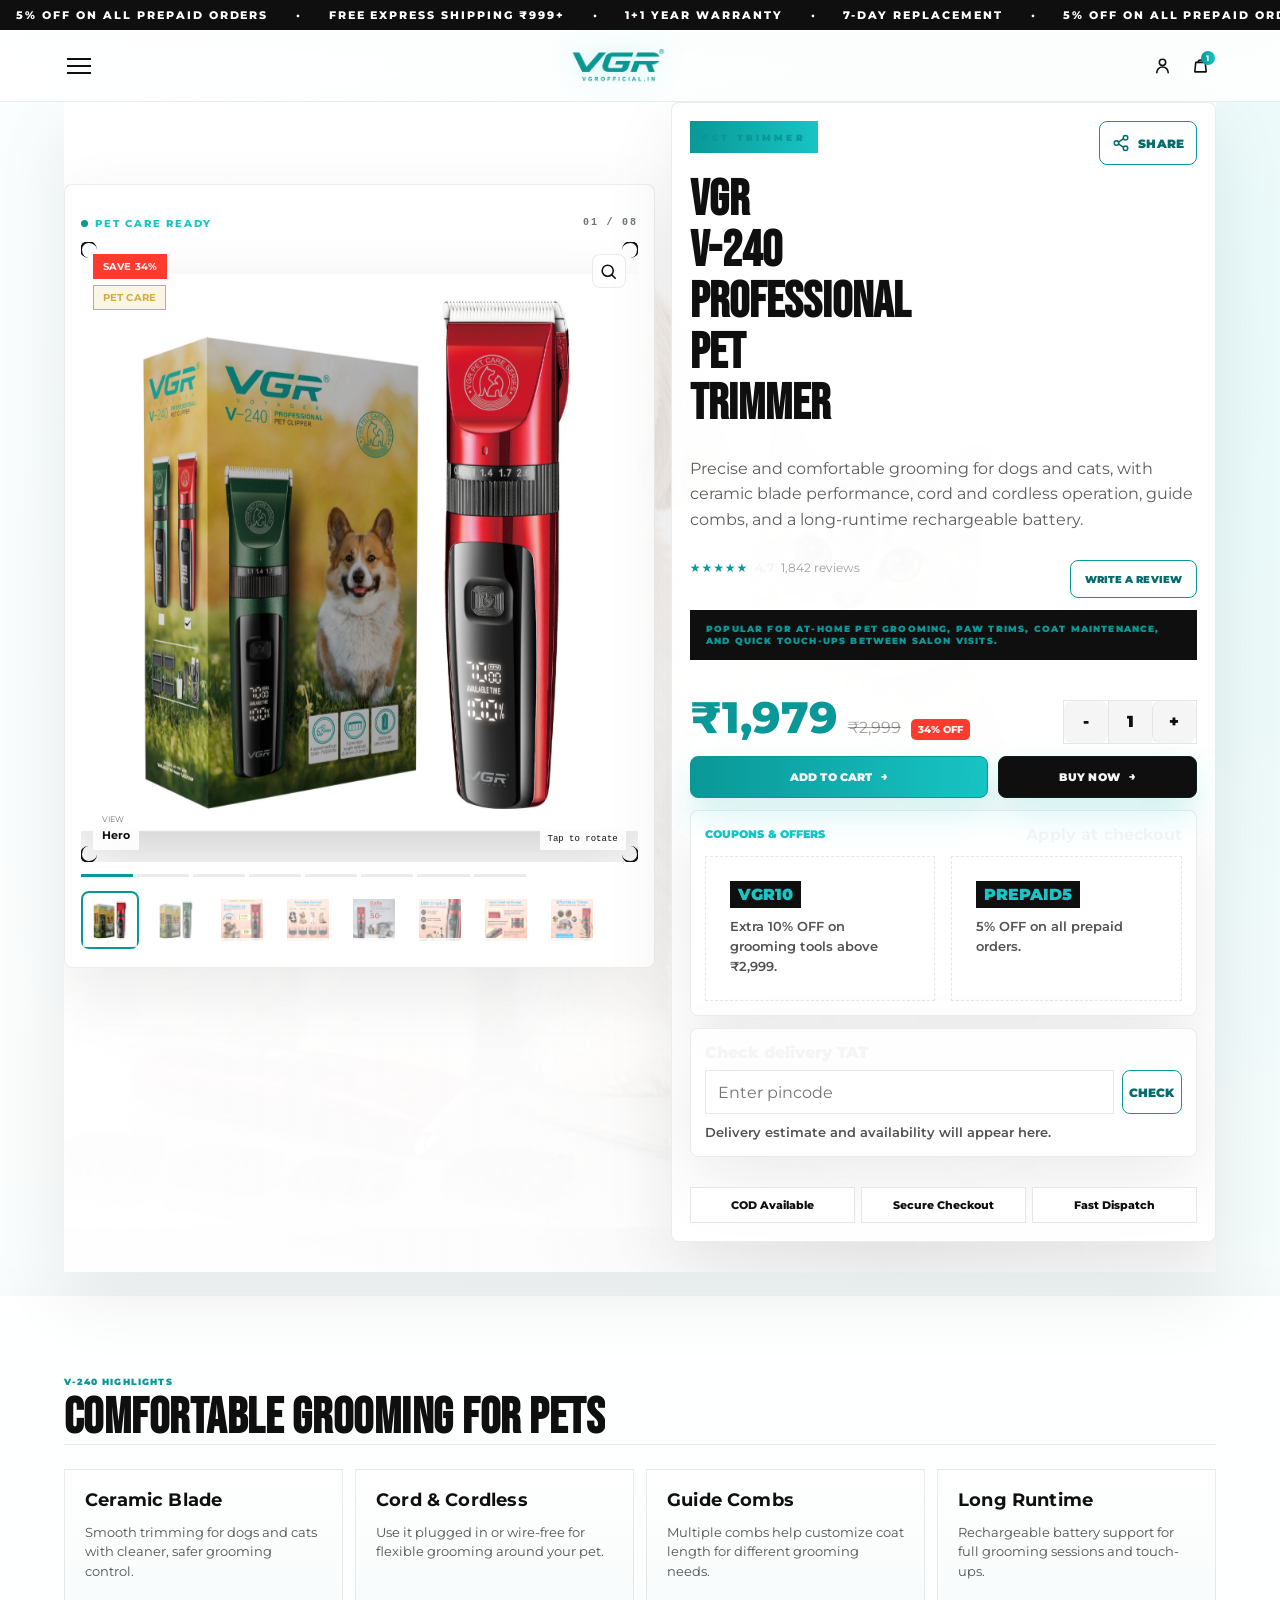
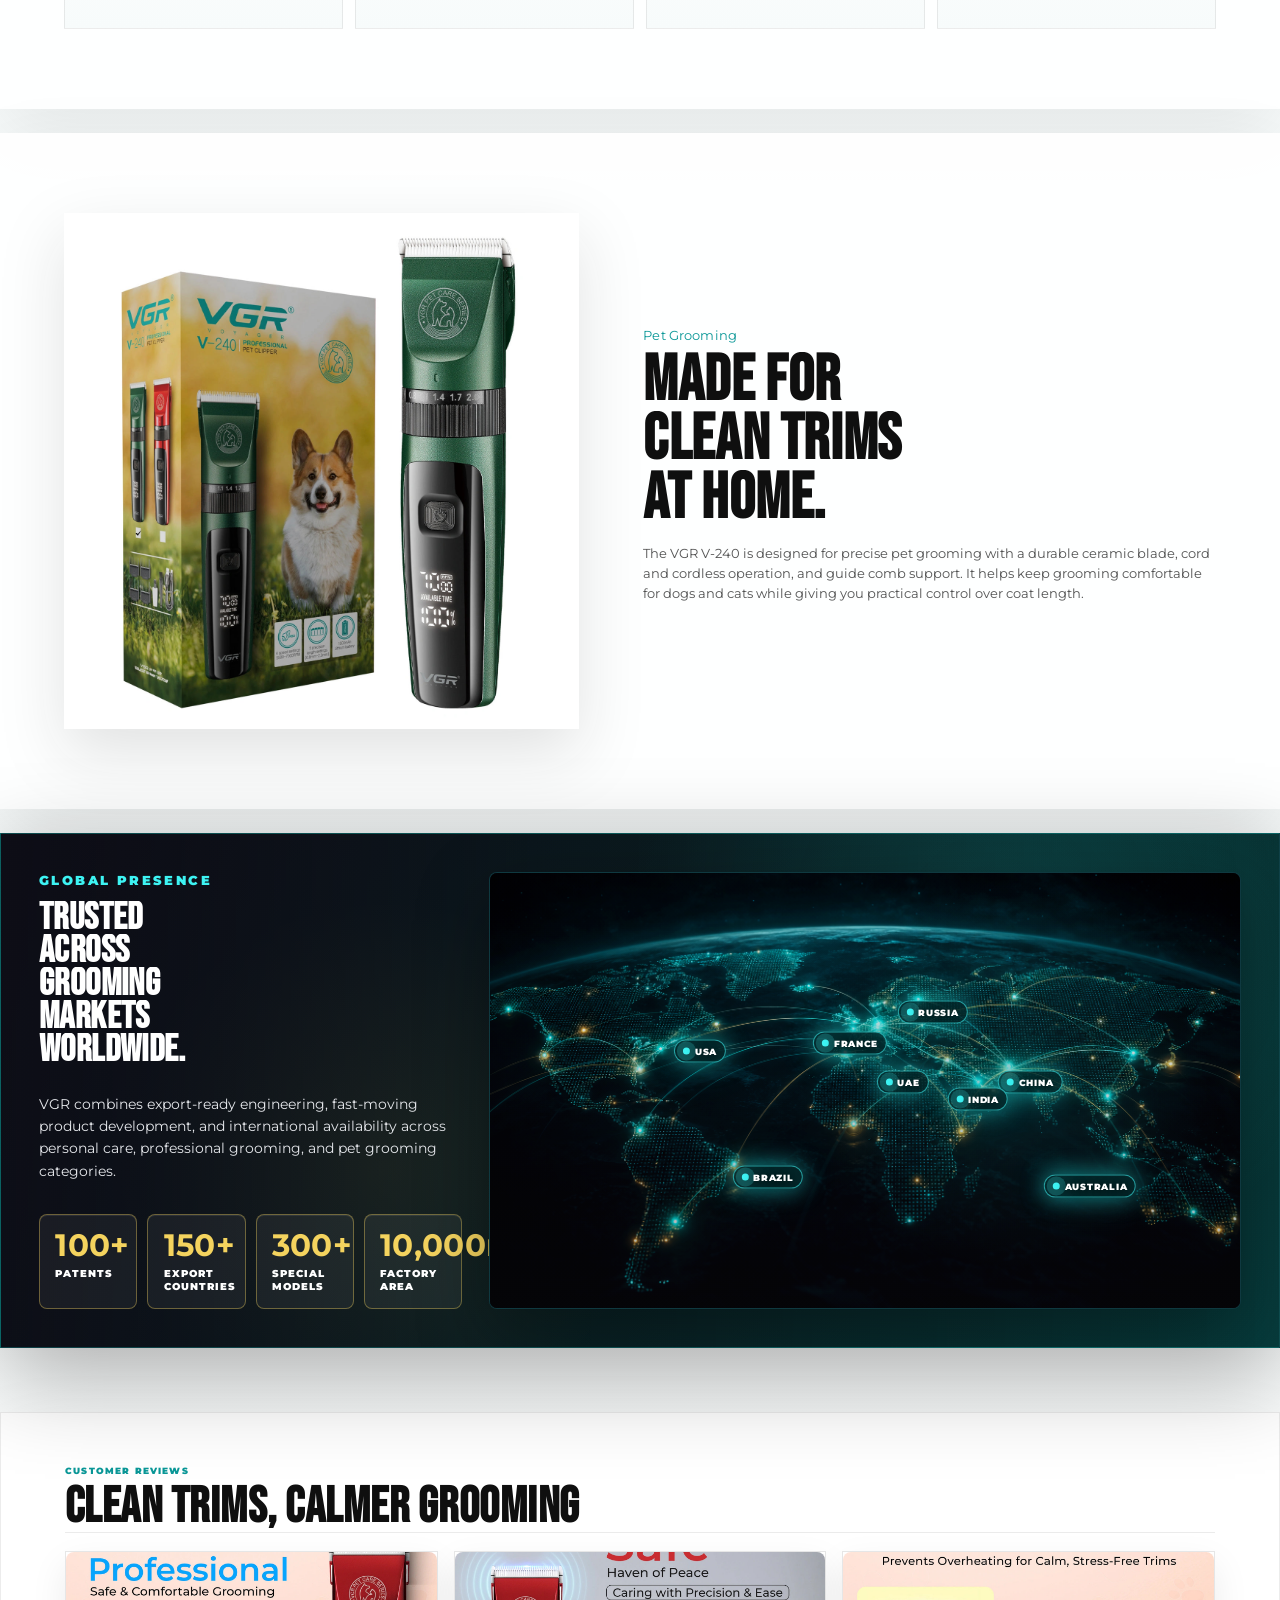
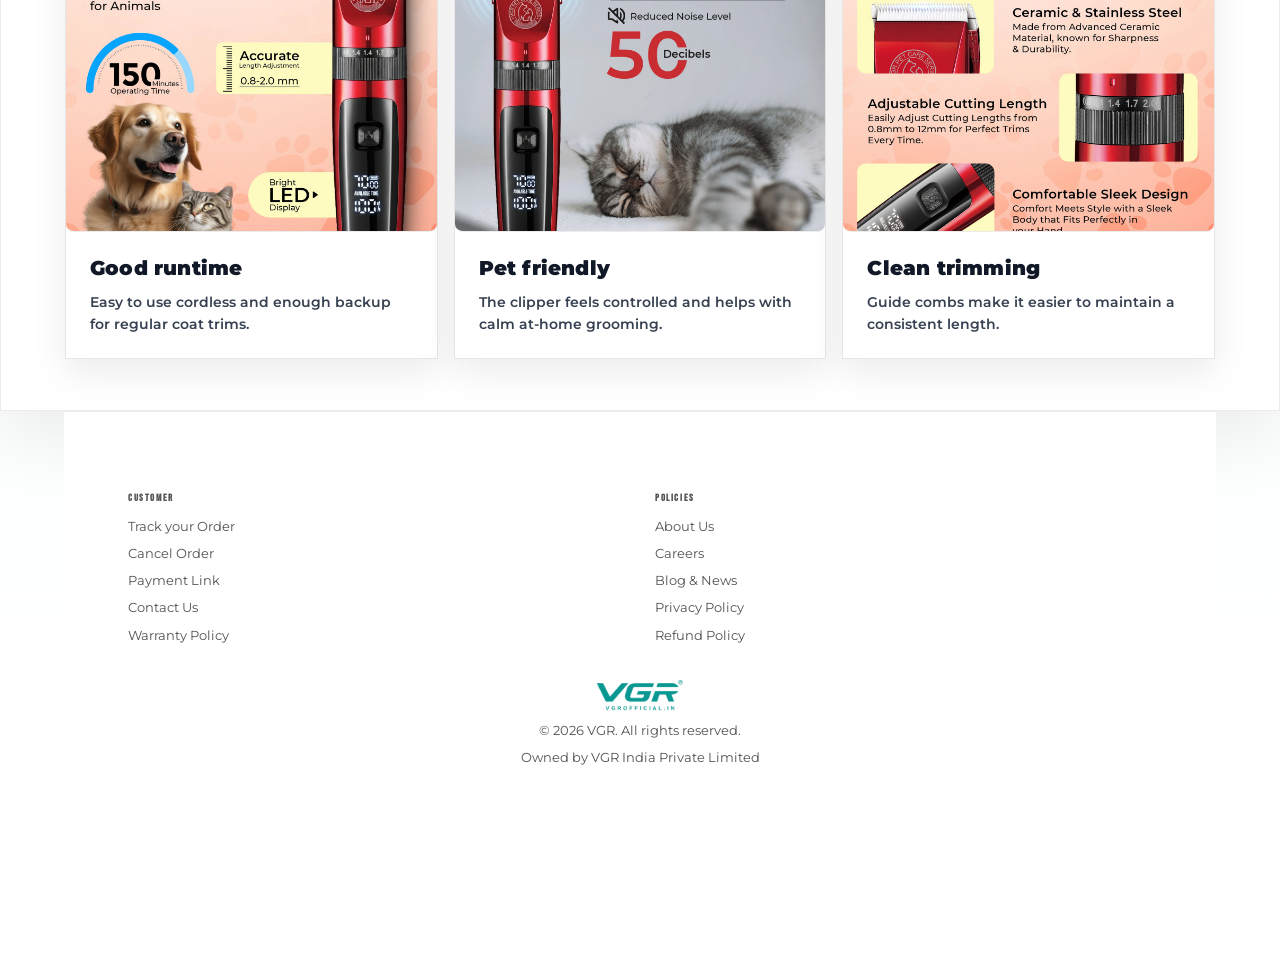
<file: product-v219-pet.html>
<!doctype html>
<html lang="en">
  <head>
    <meta charset="utf-8">
    <meta name="viewport" content="width=device-width, initial-scale=1">
    <title>VGR V-240 Professional Pet Trimmer | Pet Grooming</title>
    <meta name="description" content="Shop the VGR V-240 professional pet trimmer with ceramic blade, cord and cordless operation, guide combs, long runtime, and a white pet-focused product page.">
    <meta property="og:title" content="VGR V-240 Professional Pet Trimmer">
    <meta property="og:description" content="Professional pet clipper for dogs and cats with precision trimming, cordless use, and guide combs.">
    <meta property="og:type" content="website">
    <link rel="icon" href="assets/logo-vgr-DqorsC6P.png">
    <link rel="preload" as="image" href="assets/v219-pet-gallery-01.webp">
    <link rel="preload" as="image" href="assets/v219-pet-ai-hero.png">
    <link rel="stylesheet" href="styles.css">
  </head>
  <body>
    <main class="app-shell product-page pdp-v2 v219-pet-white-page">
      <div class="offer-strip" aria-label="Store offers">
        <div class="marquee">
          <span>5% OFF on all prepaid orders</span><b>•</b><span>Free Express Shipping ₹999+</span><b>•</b><span>1+1 Year Warranty</span><b>•</b><span>7-Day Replacement</span><b>•</b>
          <span>5% OFF on all prepaid orders</span><b>•</b><span>Free Express Shipping ₹999+</span><b>•</b><span>1+1 Year Warranty</span><b>•</b><span>7-Day Replacement</span><b>•</b>
        </div>
      </div>

      <header class="topbar">
        <button class="icon-button" aria-label="Menu"><span></span><span></span><span></span></button>
        <a class="brand" href="index.html" aria-label="VGR home"><img src="assets/logo-vgr-DqorsC6P.png" alt="VGR"></a>
        <nav class="header-actions" aria-label="Quick links">
          <button aria-label="Search">
            <svg viewBox="0 0 24 24" aria-hidden="true"><circle cx="11" cy="11" r="7"></circle><path d="m16.2 16.2 4.3 4.3"></path></svg>
          </button>
          <button aria-label="Account">
            <svg viewBox="0 0 24 24" aria-hidden="true"><circle cx="12" cy="8" r="4"></circle><path d="M4.8 21a7.2 7.2 0 0 1 14.4 0"></path></svg>
          </button>
          <a class="cart" href="cart.html" aria-label="Cart">
            <svg viewBox="0 0 24 24" aria-hidden="true"><path d="M6 8h12l1.2 12H4.8L6 8Z"></path><path d="M9 8a3 3 0 0 1 6 0"></path></svg>
            <span>1</span>
          </a>
        </nav>
      </header>

      <div class="breadcrumbs" id="top">Home <span>/</span> Pet Trimmer <span>/</span> <strong>V-240</strong></div>

      <section class="pdp-hero v219-pet-hero">
        <div class="v219-pet-ai-panel" aria-hidden="true">
          <img src="assets/v219-pet-ai-hero.png" alt="">
        </div>

        <div class="pdp-gallery">
          <div class="drop-row">
            <span><i></i>Pet Care Ready</span>
            <code id="gallery-count">01 / 08</code>
          </div>
          <div class="gallery-frame">
            <span class="corner tl"></span><span class="corner tr"></span><span class="corner bl"></span><span class="corner br"></span>
            <div class="badges"><b>Save 34%</b><b>Pet Care</b></div>
            <button class="zoom" aria-label="Zoom product image">
              <svg viewBox="0 0 24 24" aria-hidden="true"><circle cx="11" cy="11" r="7"></circle><path d="m16.2 16.2 4.3 4.3"></path></svg>
            </button>
            <img id="hero-image" src="assets/v219-pet-gallery-01.webp" alt="VGR V-240 professional pet trimmer hero view">
            <div class="image-meta">
              <div><small>View</small><strong id="view-name">Hero</strong></div>
              <code>Tap to rotate</code>
            </div>
          </div>
          <div class="progress" aria-hidden="true"></div>
          <div class="thumbs" aria-label="Product image views"></div>
        </div>

        <article class="pdp-summary">
          <div class="pdp-title-row">
            <span class="pdp-category">Pet Trimmer</span>
            <button class="share-button" type="button" data-share-product>
              <svg viewBox="0 0 24 24" aria-hidden="true"><circle cx="18" cy="5" r="3"></circle><circle cx="6" cy="12" r="3"></circle><circle cx="18" cy="19" r="3"></circle><path d="M8.7 10.7 15.3 6.3M8.7 13.3l6.6 4.4"></path></svg>
              Share
            </button>
          </div>
          <h1><span>VGR V-240</span><span>Professional Pet Trimmer</span></h1>
          <p class="v219-pet-lede">Precise and comfortable grooming for dogs and cats, with ceramic blade performance, cord and cordless operation, guide combs, and a long-runtime rechargeable battery.</p>
          <div class="rating-action">
            <div class="review-line">
              <span>★★★★★</span>
              <b>4.7</b>
              <em>1,842 reviews</em>
            </div>
            <a href="#reviews">Write a Review</a>
          </div>
          <p class="purchase-signal">Popular for at-home pet grooming, paw trims, coat maintenance, and quick touch-ups between salon visits.</p>

          <div class="price-qty-row">
            <div class="price-row">
              <strong>₹1,979</strong>
              <del>₹2,999</del>
              <span>34% OFF</span>
            </div>
            <div class="qty-control" aria-label="Quantity selector">
              <button type="button" data-qty-minus>-</button>
              <output data-qty-value>1</output>
              <button type="button" data-qty-plus>+</button>
            </div>
          </div>

          <div class="pdp-actions">
            <button class="primary-buy" type="button">Add to Cart</button>
            <a class="checkout-now" href="cart.html">Buy Now</a>
          </div>

          <section class="offer-panel" aria-label="Available coupons">
            <div class="panel-head"><small>Coupons & Offers</small><b>Apply at checkout</b></div>
            <div class="coupon-grid">
              <article><span>VGR10</span><p>Extra 10% OFF on grooming tools above ₹2,999.</p></article>
              <article><span>PREPAID5</span><p>5% OFF on all prepaid orders.</p></article>
            </div>
          </section>

          <section class="delivery-check">
            <label for="pincode">Check delivery TAT</label>
            <div>
              <input id="pincode" data-pincode-input inputmode="numeric" maxlength="6" placeholder="Enter pincode">
              <button type="button" data-pincode-check>Check</button>
            </div>
            <p data-pincode-result>Delivery estimate and availability will appear here.</p>
          </section>

          <div class="trust-row pdp-trust">
            <span>COD Available</span>
            <span>Secure Checkout</span>
            <span>Fast Dispatch</span>
          </div>
        </article>
      </section>


      <section class="v219-pet-feature-band">
        <div class="section-head"><div><small>V-240 Highlights</small><h2>Comfortable grooming for pets</h2></div></div>
        <div class="v219-pet-feature-grid">
          <article><b>Ceramic Blade</b><p>Smooth trimming for dogs and cats with cleaner, safer grooming control.</p></article>
          <article><b>Cord & Cordless</b><p>Use it plugged in or wire-free for flexible grooming around your pet.</p></article>
          <article><b>Guide Combs</b><p>Multiple combs help customize coat length for different grooming needs.</p></article>
          <article><b>Long Runtime</b><p>Rechargeable battery support for full grooming sessions and touch-ups.</p></article>
        </div>
      </section>

      <section class="v219-pet-story">
        <img src="assets/v219-pet-gallery-02.webp" alt="VGR V-240 professional pet trimmer product detail">
        <div>
          <small>Pet Grooming</small>
          <h2>Made for clean trims at home.</h2>
          <p>The VGR V-240 is designed for precise pet grooming with a durable ceramic blade, cord and cordless operation, and guide comb support. It helps keep grooming comfortable for dogs and cats while giving you practical control over coat length.</p>
        </div>
      </section>

      <section class="global-presence-section" aria-labelledby="global-presence-title">
        <div class="global-presence-copy">
          <small>Global Presence</small>
          <h2 id="global-presence-title">Trusted across grooming markets worldwide.</h2>
          <p>VGR combines export-ready engineering, fast-moving product development, and international availability across personal care, professional grooming, and pet grooming categories.</p>
          <div class="global-presence-stats" aria-label="VGR global statistics">
            <article><b>100+</b><span>Patents</span></article>
            <article><b>150+</b><span>Export Countries</span></article>
            <article><b>300+</b><span>Special Models</span></article>
            <article><b>10,000m²+</b><span>Factory Area</span></article>
          </div>
        </div>
        <div class="global-presence-visual" aria-label="Glowing world map showing VGR global presence">
          <img src="assets/global-presence-map-ai.png" alt="Cinematic glowing world map with international grooming market connections">
          <span class="presence-pin" style="--x: 72%; --y: 48%;">China</span>
          <span class="presence-pin" style="--x: 65%; --y: 52%;">India</span>
          <span class="presence-pin" style="--x: 55%; --y: 48%;">UAE</span>
          <span class="presence-pin" style="--x: 48%; --y: 39%;">France</span>
          <span class="presence-pin" style="--x: 28%; --y: 41%;">USA</span>
          <span class="presence-pin" style="--x: 37%; --y: 70%;">Brazil</span>
          <span class="presence-pin" style="--x: 59%; --y: 32%;">Russia</span>
          <span class="presence-pin" style="--x: 80%; --y: 72%;">Australia</span>
        </div>
      </section>

      <section class="reviews-section" id="reviews">
        <div class="section-head"><div><small>Customer Reviews</small><h2>Clean trims, calmer grooming</h2></div><button>Write a Review</button></div>
        <div class="review-cards">
          <article><img src="assets/v219-pet-gallery-03.webp" alt="VGR V-240 pet trimmer blade detail"><b>Good runtime</b><p>Easy to use cordless and enough backup for regular coat trims.</p><span>Verified Purchase</span></article>
          <article><img src="assets/v219-pet-gallery-05.webp" alt="VGR V-240 pet trimmer guide comb kit"><b>Pet friendly</b><p>The clipper feels controlled and helps with calm at-home grooming.</p><span>Verified Purchase</span></article>
          <article><img src="assets/v219-pet-gallery-07.webp" alt="VGR V-240 pet grooming kit contents"><b>Clean trimming</b><p>Guide combs make it easier to maintain a consistent length.</p><span>Verified Purchase</span></article>
        </div>
      </section>

      <footer>
        <div class="footer-links">
          <div><h4>Customer</h4><p>Track your Order</p><p>Cancel Order</p><p>Payment Link</p><p>Contact Us</p><p>Warranty Policy</p></div>
          <div><h4>Policies</h4><p>About Us</p><p>Careers</p><p>Blog & News</p><p>Privacy Policy</p><p>Refund Policy</p></div>
        </div>
        <img src="assets/logo-vgr-DqorsC6P.png" alt="VGR">
        <p>© 2026 VGR. All rights reserved.</p>
        <p>Owned by VGR India Private Limited</p>
      </footer>

      <aside class="buy-bar pdp-buy-bar" aria-label="Buy VGR V-240">
        <img src="assets/v219-pet-gallery-01.webp" alt="">
        <div>
          <small><i></i>In Stock · Pet Care</small>
          <p><b>₹1,979</b><del>₹2,999</del><span>-34%</span></p>
        </div>
        <button>Add to Cart</button>
      </aside>
    </main>
    <script type="application/json" data-gallery-images>
      [
        ["assets/v219-pet-gallery-01.webp", "Hero"],
        ["assets/v219-pet-gallery-02.webp", "Clipper"],
        ["assets/v219-pet-gallery-03.webp", "Blade"],
        ["assets/v219-pet-gallery-04.webp", "Runtime"],
        ["assets/v219-pet-gallery-05.webp", "Guide Combs"],
        ["assets/v219-pet-gallery-06.webp", "Charging"],
        ["assets/v219-pet-gallery-07.webp", "Kit"],
        ["assets/v219-pet-gallery-08.webp", "Details"]
      ]
    </script>
    <script src="script.js"></script>
  </body>
</html>
</file>
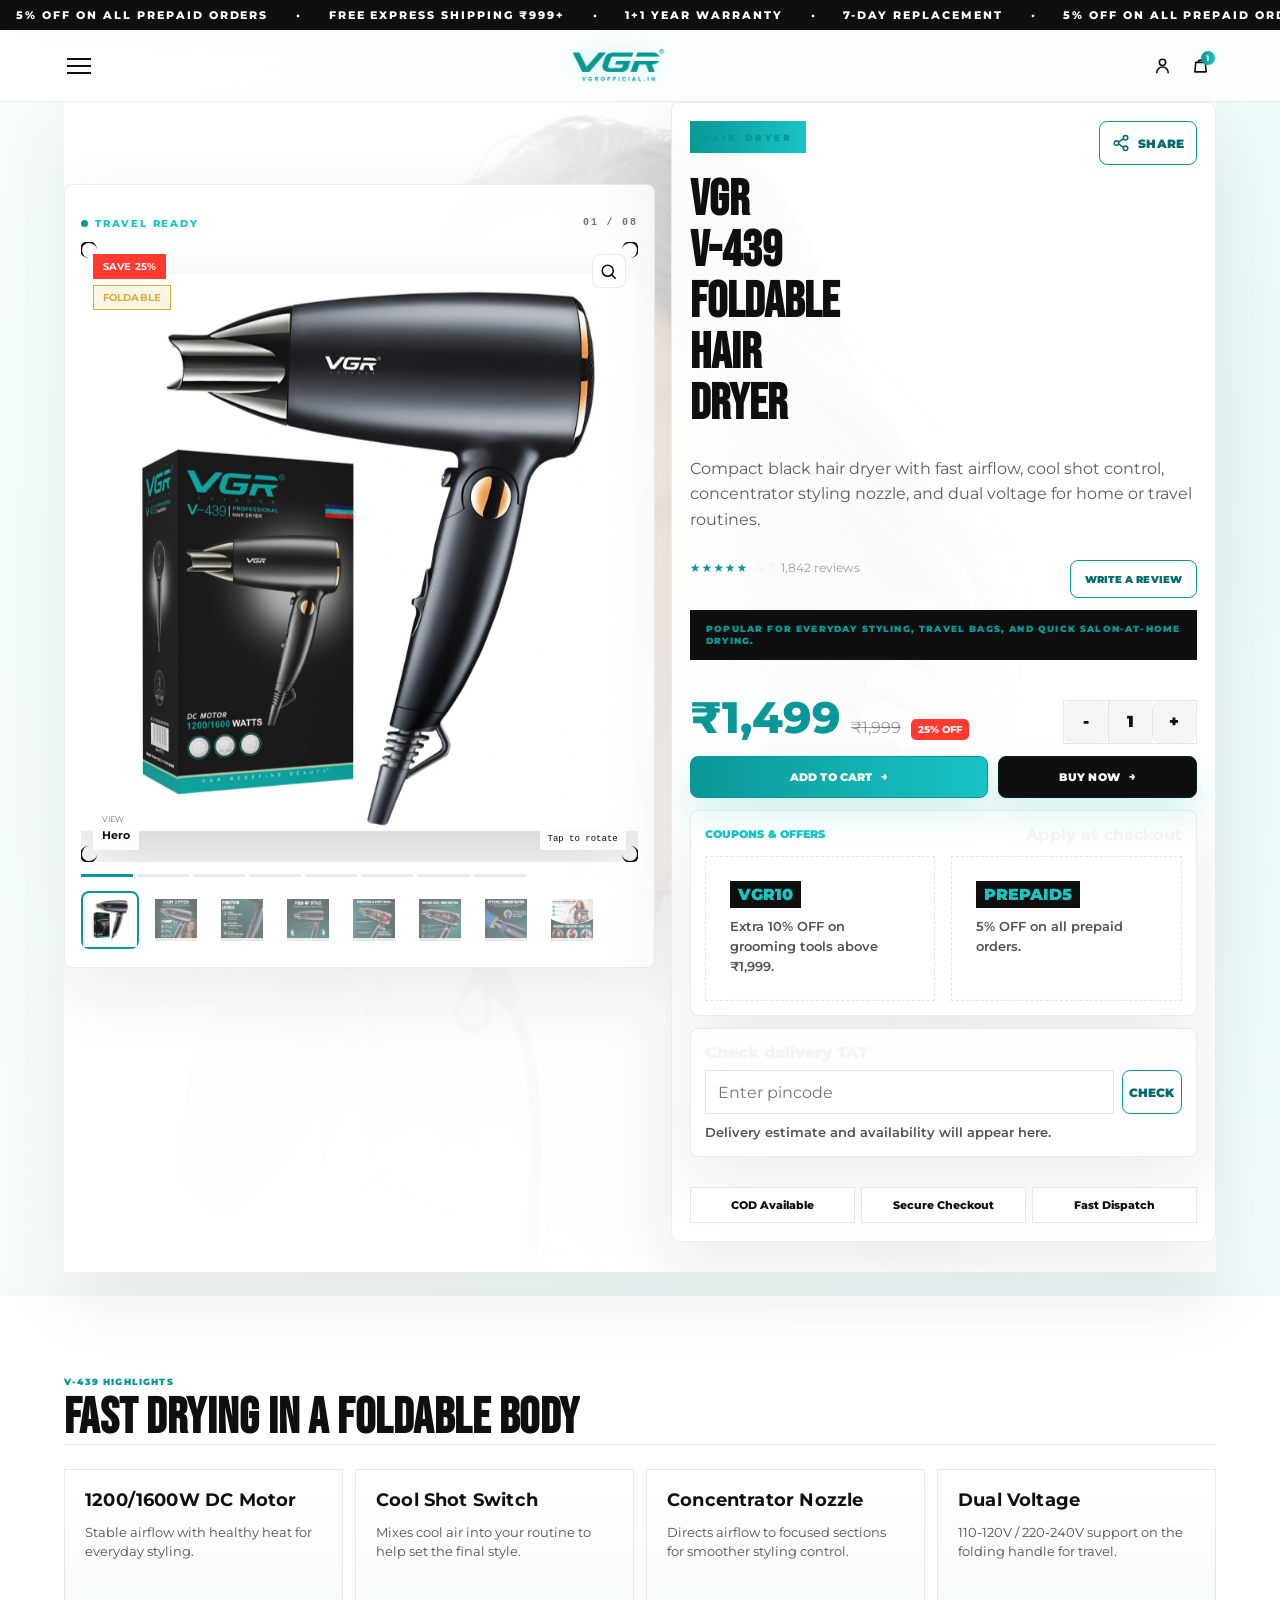
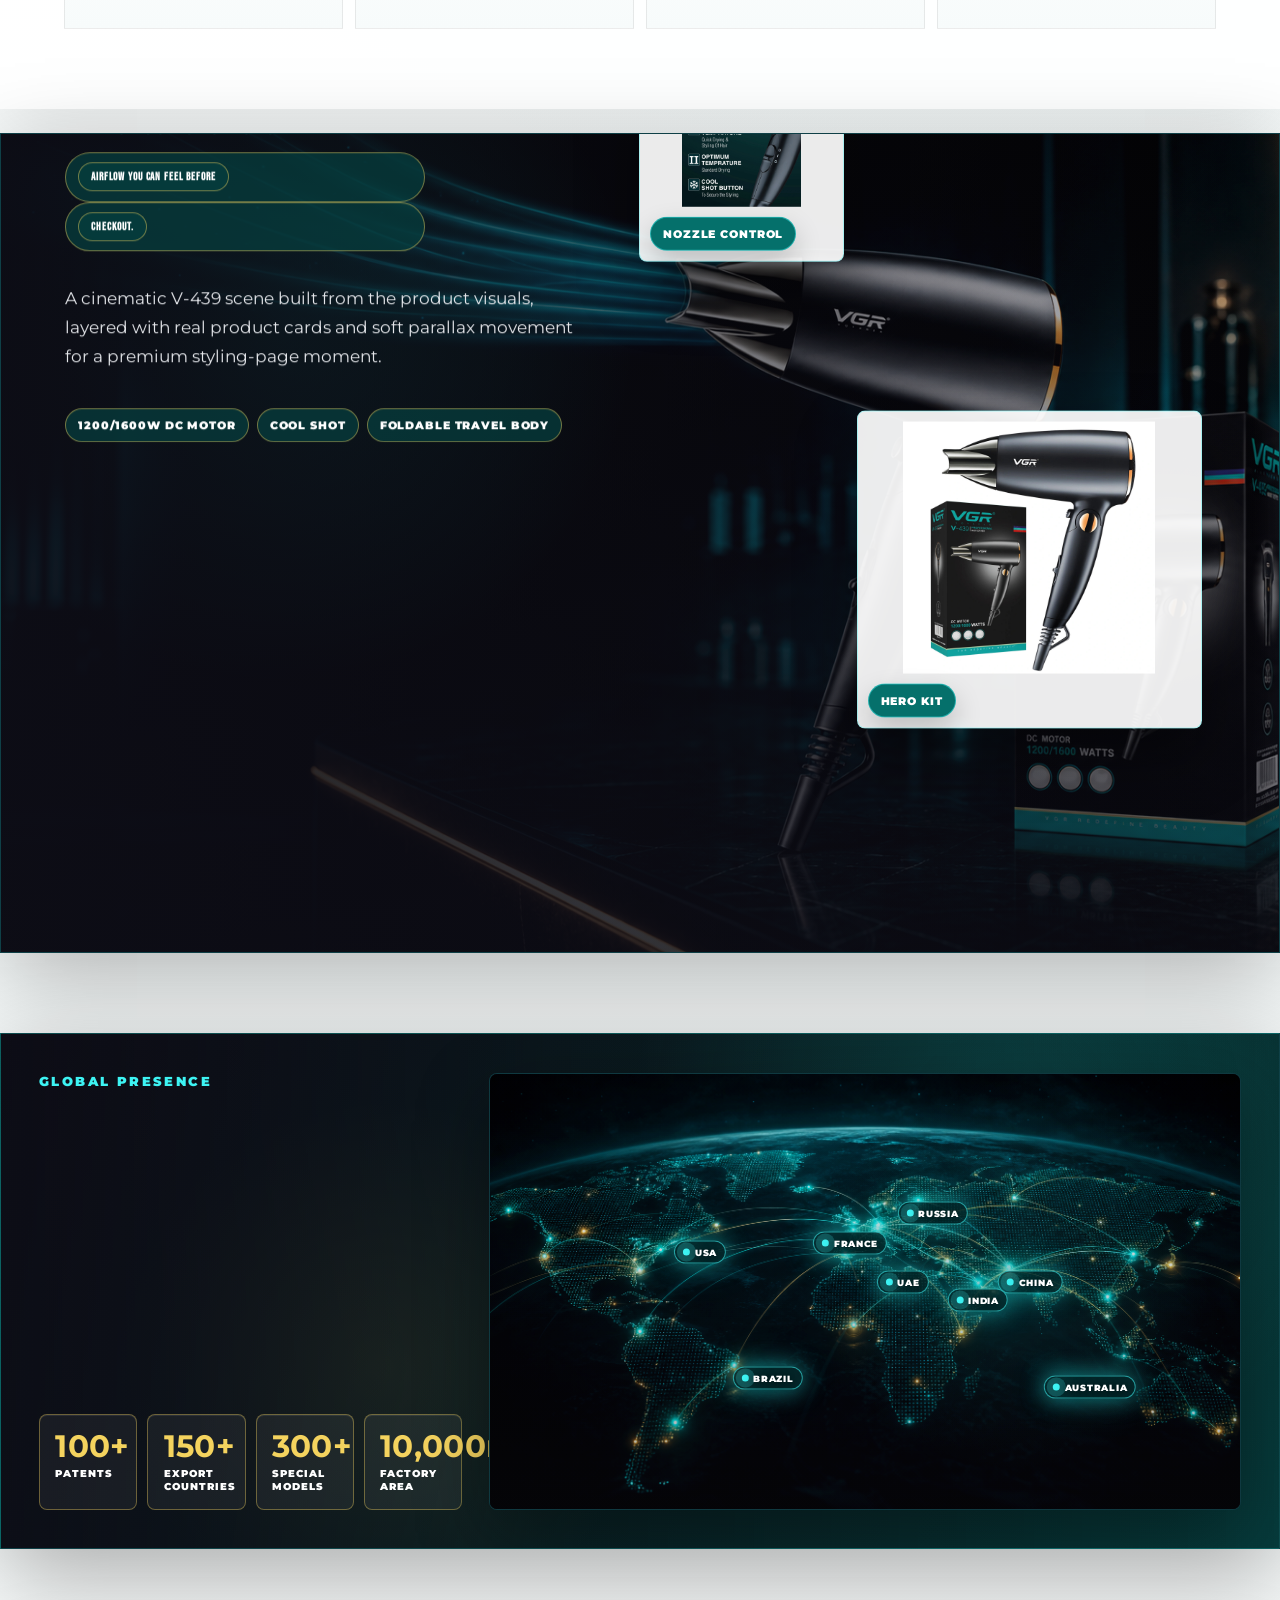
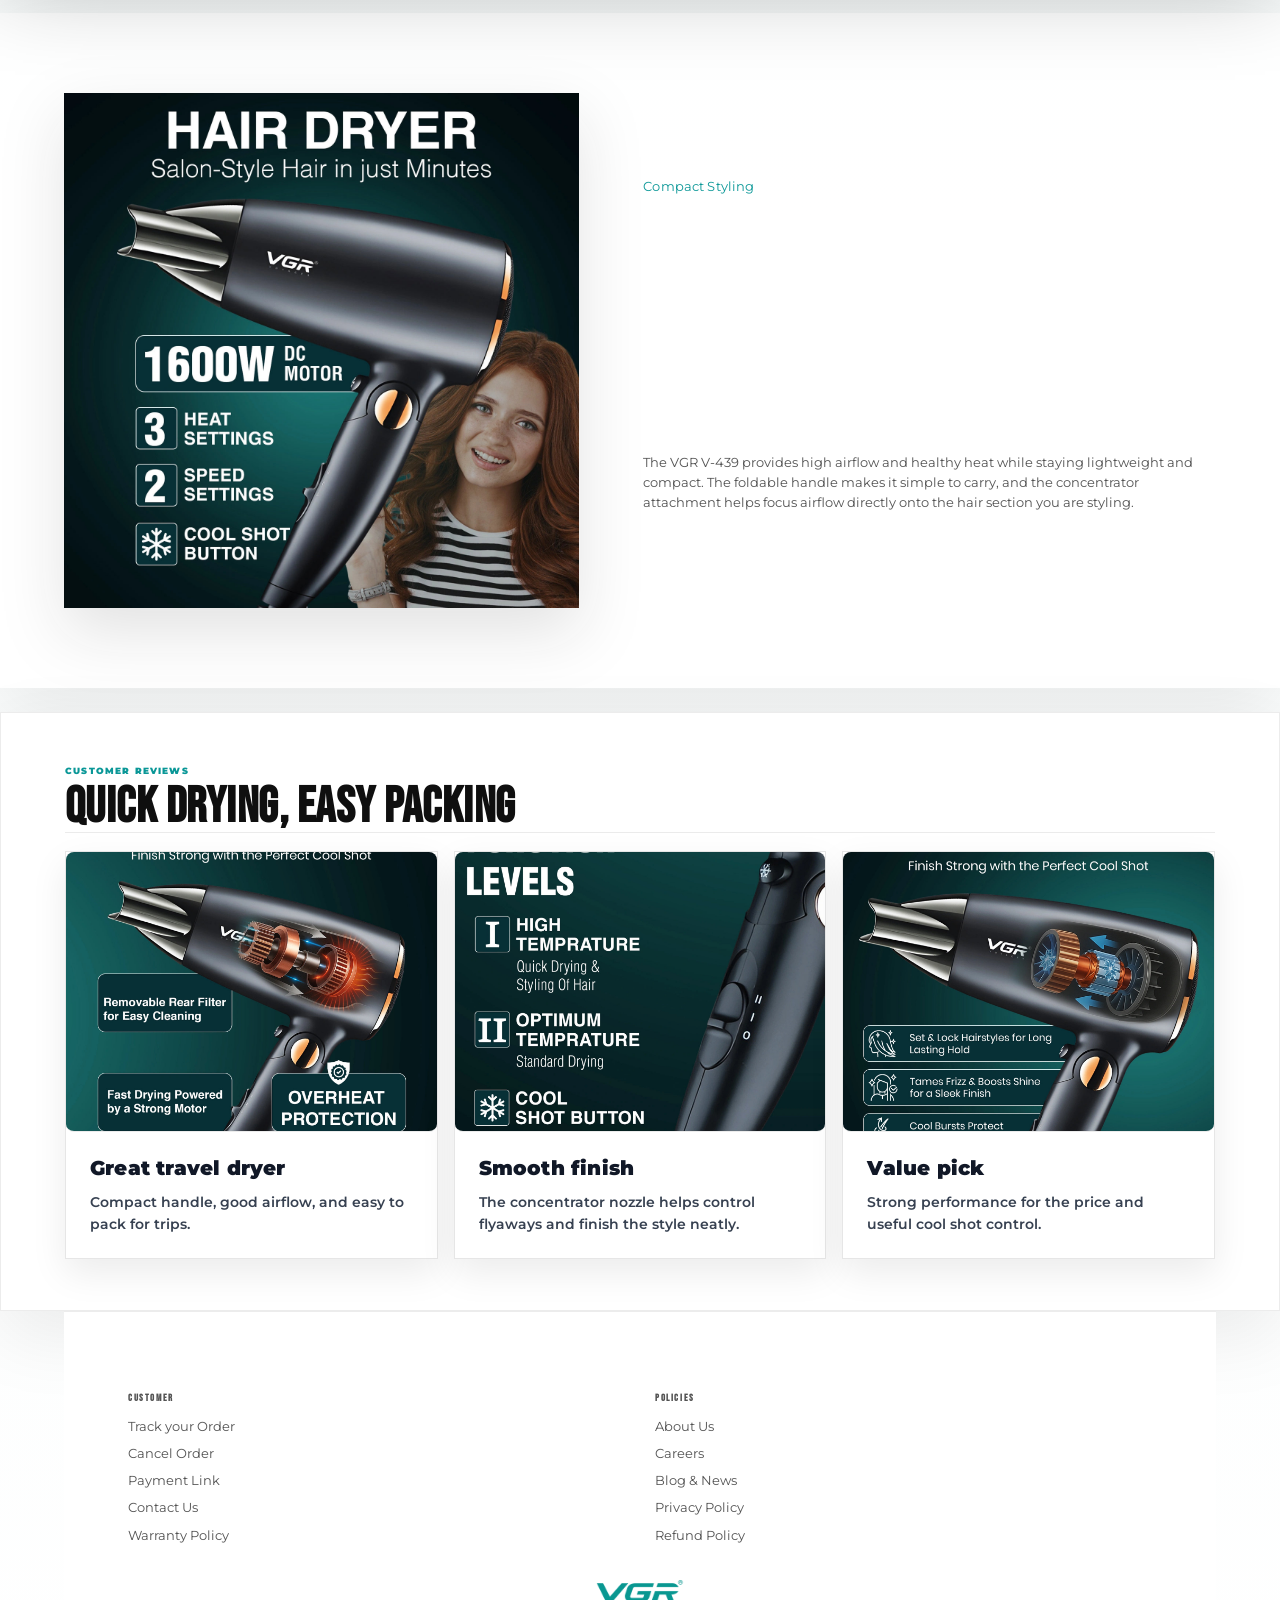
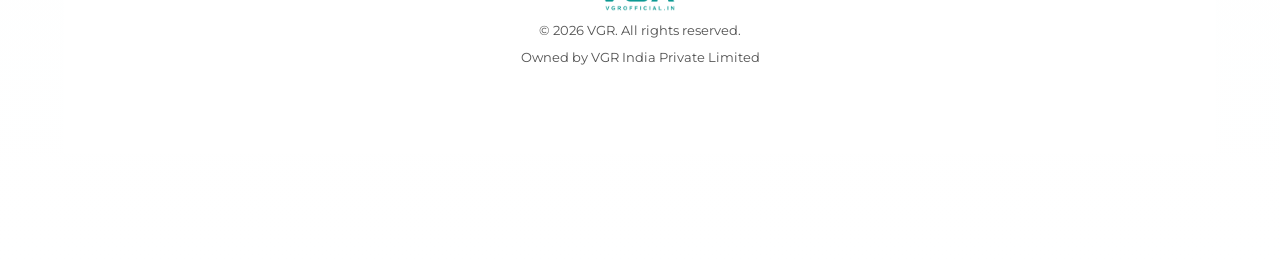
<file: product-v439.html>
<!doctype html>
<html lang="en">
  <head>
    <meta charset="utf-8">
    <meta name="viewport" content="width=device-width, initial-scale=1">
    <title>VGR V-439 Foldable Hair Dryer | Women Styling</title>
    <meta name="description" content="Shop the VGR V-439 foldable hair dryer with 1200/1600W DC motor, cool shot, concentrator nozzle, dual voltage, compact travel design, and white women-focused styling page.">
    <meta property="og:title" content="VGR V-439 Foldable Hair Dryer">
    <meta property="og:description" content="Compact black foldable hair dryer with fast airflow, cool shot, and travel-ready dual voltage.">
    <meta property="og:type" content="website">
    <link rel="icon" href="assets/logo-vgr-DqorsC6P.png">
    <link rel="preload" as="image" href="assets/v439-gallery-01.webp">
    <link rel="preload" as="image" href="assets/v439-women-ai-hero.png">
    <link rel="stylesheet" href="styles.css">
  </head>
  <body>
    <main class="app-shell product-page pdp-v2 v439-white-page">
      <div class="offer-strip" aria-label="Store offers">
        <div class="marquee">
          <span>5% OFF on all prepaid orders</span><b>•</b><span>Free Express Shipping ₹999+</span><b>•</b><span>1+1 Year Warranty</span><b>•</b><span>7-Day Replacement</span><b>•</b>
          <span>5% OFF on all prepaid orders</span><b>•</b><span>Free Express Shipping ₹999+</span><b>•</b><span>1+1 Year Warranty</span><b>•</b><span>7-Day Replacement</span><b>•</b>
        </div>
      </div>

      <header class="topbar">
        <button class="icon-button" aria-label="Menu"><span></span><span></span><span></span></button>
        <a class="brand" href="index.html" aria-label="VGR home"><img src="assets/logo-vgr-DqorsC6P.png" alt="VGR"></a>
        <nav class="header-actions" aria-label="Quick links">
          <button aria-label="Search">
            <svg viewBox="0 0 24 24" aria-hidden="true"><circle cx="11" cy="11" r="7"></circle><path d="m16.2 16.2 4.3 4.3"></path></svg>
          </button>
          <button aria-label="Account">
            <svg viewBox="0 0 24 24" aria-hidden="true"><circle cx="12" cy="8" r="4"></circle><path d="M4.8 21a7.2 7.2 0 0 1 14.4 0"></path></svg>
          </button>
          <a class="cart" href="cart.html" aria-label="Cart">
            <svg viewBox="0 0 24 24" aria-hidden="true"><path d="M6 8h12l1.2 12H4.8L6 8Z"></path><path d="M9 8a3 3 0 0 1 6 0"></path></svg>
            <span>1</span>
          </a>
        </nav>
      </header>

      <div class="breadcrumbs" id="top">Home <span>/</span> Hair Dryer <span>/</span> <strong>V-439</strong></div>

      <section class="pdp-hero v439-hero">
        <div class="v439-ai-panel" aria-hidden="true">
          <img src="assets/v439-women-ai-hero.png" alt="">
        </div>

        <div class="pdp-gallery">
          <div class="drop-row">
            <span><i></i>Travel Ready</span>
            <code id="gallery-count">01 / 08</code>
          </div>
          <div class="gallery-frame">
            <span class="corner tl"></span><span class="corner tr"></span><span class="corner bl"></span><span class="corner br"></span>
            <div class="badges"><b>Save 25%</b><b>Foldable</b></div>
            <button class="zoom" aria-label="Zoom product image">
              <svg viewBox="0 0 24 24" aria-hidden="true"><circle cx="11" cy="11" r="7"></circle><path d="m16.2 16.2 4.3 4.3"></path></svg>
            </button>
            <img id="hero-image" src="assets/v439-gallery-01.webp" alt="VGR V-439 foldable hair dryer hero view">
            <div class="image-meta">
              <div><small>View</small><strong id="view-name">Hero</strong></div>
              <code>Tap to rotate</code>
            </div>
          </div>
          <div class="progress" aria-hidden="true"></div>
          <div class="thumbs" aria-label="Product image views"></div>
        </div>

        <article class="pdp-summary">
          <div class="pdp-title-row">
            <span class="pdp-category">Hair Dryer</span>
            <button class="share-button" type="button" data-share-product>
              <svg viewBox="0 0 24 24" aria-hidden="true"><circle cx="18" cy="5" r="3"></circle><circle cx="6" cy="12" r="3"></circle><circle cx="18" cy="19" r="3"></circle><path d="M8.7 10.7 15.3 6.3M8.7 13.3l6.6 4.4"></path></svg>
              Share
            </button>
          </div>
          <h1><span>VGR V-439</span><span>Foldable Hair Dryer</span></h1>
          <p class="v439-lede">Compact black hair dryer with fast airflow, cool shot control, concentrator styling nozzle, and dual voltage for home or travel routines.</p>
          <div class="rating-action">
            <div class="review-line">
              <span>★★★★★</span>
              <b>4.7</b>
              <em>1,842 reviews</em>
            </div>
            <a href="#reviews">Write a Review</a>
          </div>
          <p class="purchase-signal">Popular for everyday styling, travel bags, and quick salon-at-home drying.</p>

          <div class="price-qty-row">
            <div class="price-row">
              <strong>₹1,499</strong>
              <del>₹1,999</del>
              <span>25% OFF</span>
            </div>
            <div class="qty-control" aria-label="Quantity selector">
              <button type="button" data-qty-minus>-</button>
              <output data-qty-value>1</output>
              <button type="button" data-qty-plus>+</button>
            </div>
          </div>

          <div class="pdp-actions">
            <button class="primary-buy" type="button">Add to Cart</button>
            <a class="checkout-now" href="cart.html">Buy Now</a>
          </div>

          <section class="offer-panel" aria-label="Available coupons">
            <div class="panel-head"><small>Coupons & Offers</small><b>Apply at checkout</b></div>
            <div class="coupon-grid">
              <article><span>VGR10</span><p>Extra 10% OFF on grooming tools above ₹1,999.</p></article>
              <article><span>PREPAID5</span><p>5% OFF on all prepaid orders.</p></article>
            </div>
          </section>

          <section class="delivery-check">
            <label for="pincode">Check delivery TAT</label>
            <div>
              <input id="pincode" data-pincode-input inputmode="numeric" maxlength="6" placeholder="Enter pincode">
              <button type="button" data-pincode-check>Check</button>
            </div>
            <p data-pincode-result>Delivery estimate and availability will appear here.</p>
          </section>

          <div class="trust-row pdp-trust">
            <span>COD Available</span>
            <span>Secure Checkout</span>
            <span>Fast Dispatch</span>
          </div>
        </article>
      </section>


      <section class="v439-feature-band">
        <div class="section-head"><div><small>V-439 Highlights</small><h2>Fast drying in a foldable body</h2></div></div>
        <div class="v439-feature-grid">
          <article><b>1200/1600W DC Motor</b><p>Stable airflow with healthy heat for everyday styling.</p></article>
          <article><b>Cool Shot Switch</b><p>Mixes cool air into your routine to help set the final style.</p></article>
          <article><b>Concentrator Nozzle</b><p>Directs airflow to focused sections for smoother styling control.</p></article>
          <article><b>Dual Voltage</b><p>110-120V / 220-240V support on the folding handle for travel.</p></article>
        </div>
      </section>

      <section class="v439-parallax-showcase" aria-labelledby="v439-parallax-title">
        <img class="v439-showcase-bg" src="assets/v439-ai-parallax-showcase.png" alt="Cinematic VGR V-439 hair dryer and box in a premium styling studio">
        <div class="v439-showcase-copy" data-parallax="0.06">
          <small>AI Product Showcase</small>
          <h2 id="v439-parallax-title">Airflow you can feel before checkout.</h2>
          <p>A cinematic V-439 scene built from the product visuals, layered with real product cards and soft parallax movement for a premium styling-page moment.</p>
          <div>
            <span>1200/1600W DC Motor</span>
            <span>Cool Shot</span>
            <span>Foldable Travel Body</span>
          </div>
        </div>
        <figure class="v439-showcase-card v439-showcase-card--hero" data-parallax="0.11">
          <img src="assets/v439-gallery-01.webp" alt="VGR V-439 hair dryer with retail box">
          <figcaption>Hero Kit</figcaption>
        </figure>
        <figure class="v439-showcase-card v439-showcase-card--detail" data-parallax="0.17">
          <img src="assets/v439-gallery-03.webp" alt="VGR V-439 concentrator nozzle detail">
          <figcaption>Nozzle Control</figcaption>
        </figure>
      </section>

      <section class="global-presence-section" aria-labelledby="global-presence-title">
        <div class="global-presence-copy">
          <small>Global Presence</small>
          <h2 id="global-presence-title">Trusted across grooming markets worldwide.</h2>
          <p>VGR combines export-ready engineering, fast-moving product development, and international availability across personal care, professional grooming, and pet grooming categories.</p>
          <div class="global-presence-stats" aria-label="VGR global statistics">
            <article><b>100+</b><span>Patents</span></article>
            <article><b>150+</b><span>Export Countries</span></article>
            <article><b>300+</b><span>Special Models</span></article>
            <article><b>10,000m²+</b><span>Factory Area</span></article>
          </div>
        </div>
        <div class="global-presence-visual" aria-label="Glowing world map showing VGR global presence">
          <img src="assets/global-presence-map-ai.png" alt="Cinematic glowing world map with international grooming market connections">
          <span class="presence-pin" style="--x: 72%; --y: 48%;">China</span>
          <span class="presence-pin" style="--x: 65%; --y: 52%;">India</span>
          <span class="presence-pin" style="--x: 55%; --y: 48%;">UAE</span>
          <span class="presence-pin" style="--x: 48%; --y: 39%;">France</span>
          <span class="presence-pin" style="--x: 28%; --y: 41%;">USA</span>
          <span class="presence-pin" style="--x: 37%; --y: 70%;">Brazil</span>
          <span class="presence-pin" style="--x: 59%; --y: 32%;">Russia</span>
          <span class="presence-pin" style="--x: 80%; --y: 72%;">Australia</span>
        </div>
      </section>

      <section class="v439-story">
        <img src="assets/v439-gallery-02.webp" alt="VGR V-439 foldable hair dryer product detail">
        <div>
          <small>Compact Styling</small>
          <h2>Made for quick routines and travel bags.</h2>
          <p>The VGR V-439 provides high airflow and healthy heat while staying lightweight and compact. The foldable handle makes it simple to carry, and the concentrator attachment helps focus airflow directly onto the hair section you are styling.</p>
        </div>
      </section>

      <section class="reviews-section" id="reviews">
        <div class="section-head"><div><small>Customer Reviews</small><h2>Quick drying, easy packing</h2></div><button>Write a Review</button></div>
        <div class="review-cards">
          <article><img src="assets/v439-gallery-05.webp" alt="VGR V-439 folded travel-ready handle view"><b>Great travel dryer</b><p>Compact handle, good airflow, and easy to pack for trips.</p><span>Verified Purchase</span></article>
          <article><img src="assets/v439-gallery-03.webp" alt="VGR V-439 concentrator nozzle close-up"><b>Smooth finish</b><p>The concentrator nozzle helps control flyaways and finish the style neatly.</p><span>Verified Purchase</span></article>
          <article><img src="assets/v439-gallery-06.webp" alt="VGR V-439 airflow product detail"><b>Value pick</b><p>Strong performance for the price and useful cool shot control.</p><span>Verified Purchase</span></article>
        </div>
      </section>

      <footer>
        <div class="footer-links">
          <div><h4>Customer</h4><p>Track your Order</p><p>Cancel Order</p><p>Payment Link</p><p>Contact Us</p><p>Warranty Policy</p></div>
          <div><h4>Policies</h4><p>About Us</p><p>Careers</p><p>Blog & News</p><p>Privacy Policy</p><p>Refund Policy</p></div>
        </div>
        <img src="assets/logo-vgr-DqorsC6P.png" alt="VGR">
        <p>© 2026 VGR. All rights reserved.</p>
        <p>Owned by VGR India Private Limited</p>
      </footer>

      <aside class="buy-bar pdp-buy-bar" aria-label="Buy VGR V-439">
        <img src="assets/v439-gallery-01.webp" alt="">
        <div>
          <small><i></i>In Stock · Foldable</small>
          <p><b>₹1,499</b><del>₹1,999</del><span>-25%</span></p>
        </div>
        <button>Add to Cart</button>
      </aside>
    </main>
    <script type="application/json" data-gallery-images>
      [
        ["assets/v439-gallery-01.webp", "Hero"],
        ["assets/v439-gallery-02.webp", "Folded"],
        ["assets/v439-gallery-03.webp", "Nozzle"],
        ["assets/v439-gallery-04.webp", "Controls"],
        ["assets/v439-gallery-05.webp", "Compact"],
        ["assets/v439-gallery-06.webp", "Airflow"],
        ["assets/v439-gallery-07.webp", "Kit"],
        ["assets/v439-gallery-08.webp", "Details"]
      ]
    </script>
    <script src="script.js"></script>
  </body>
</html>
</file>
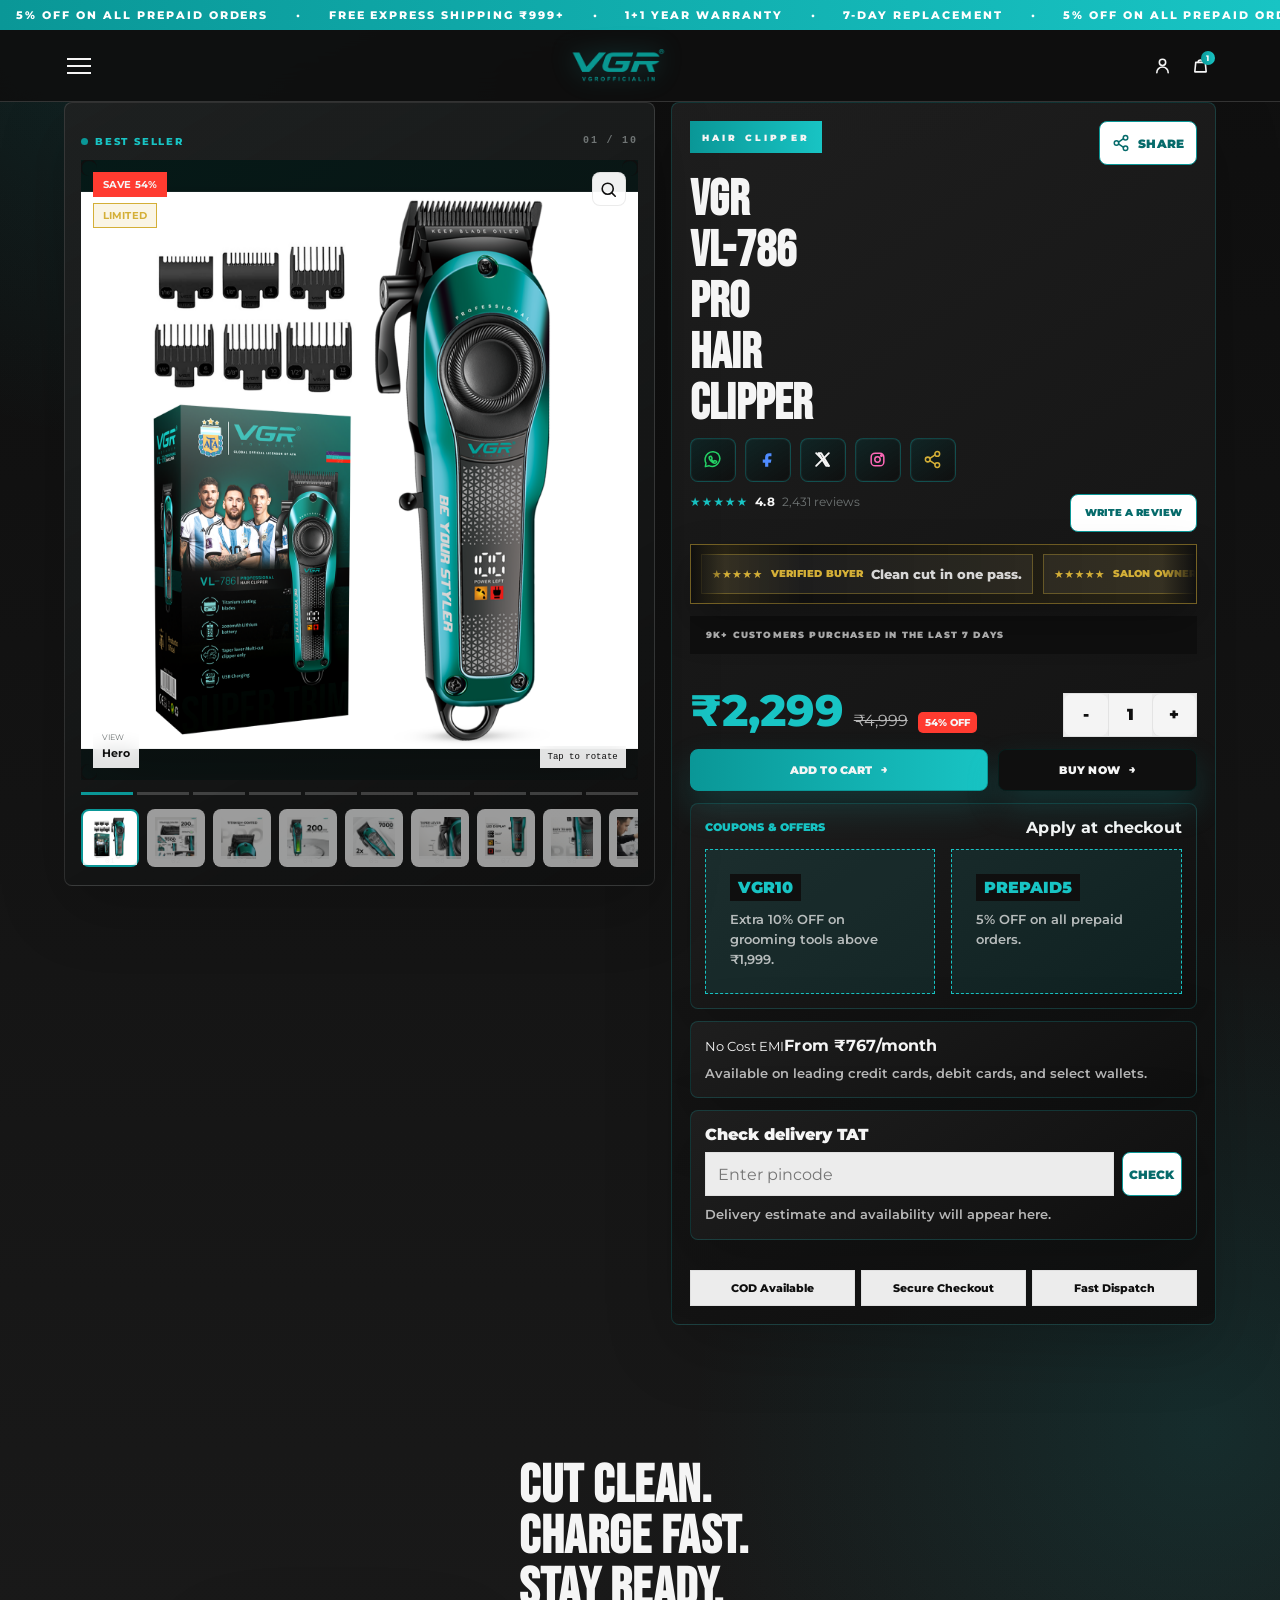
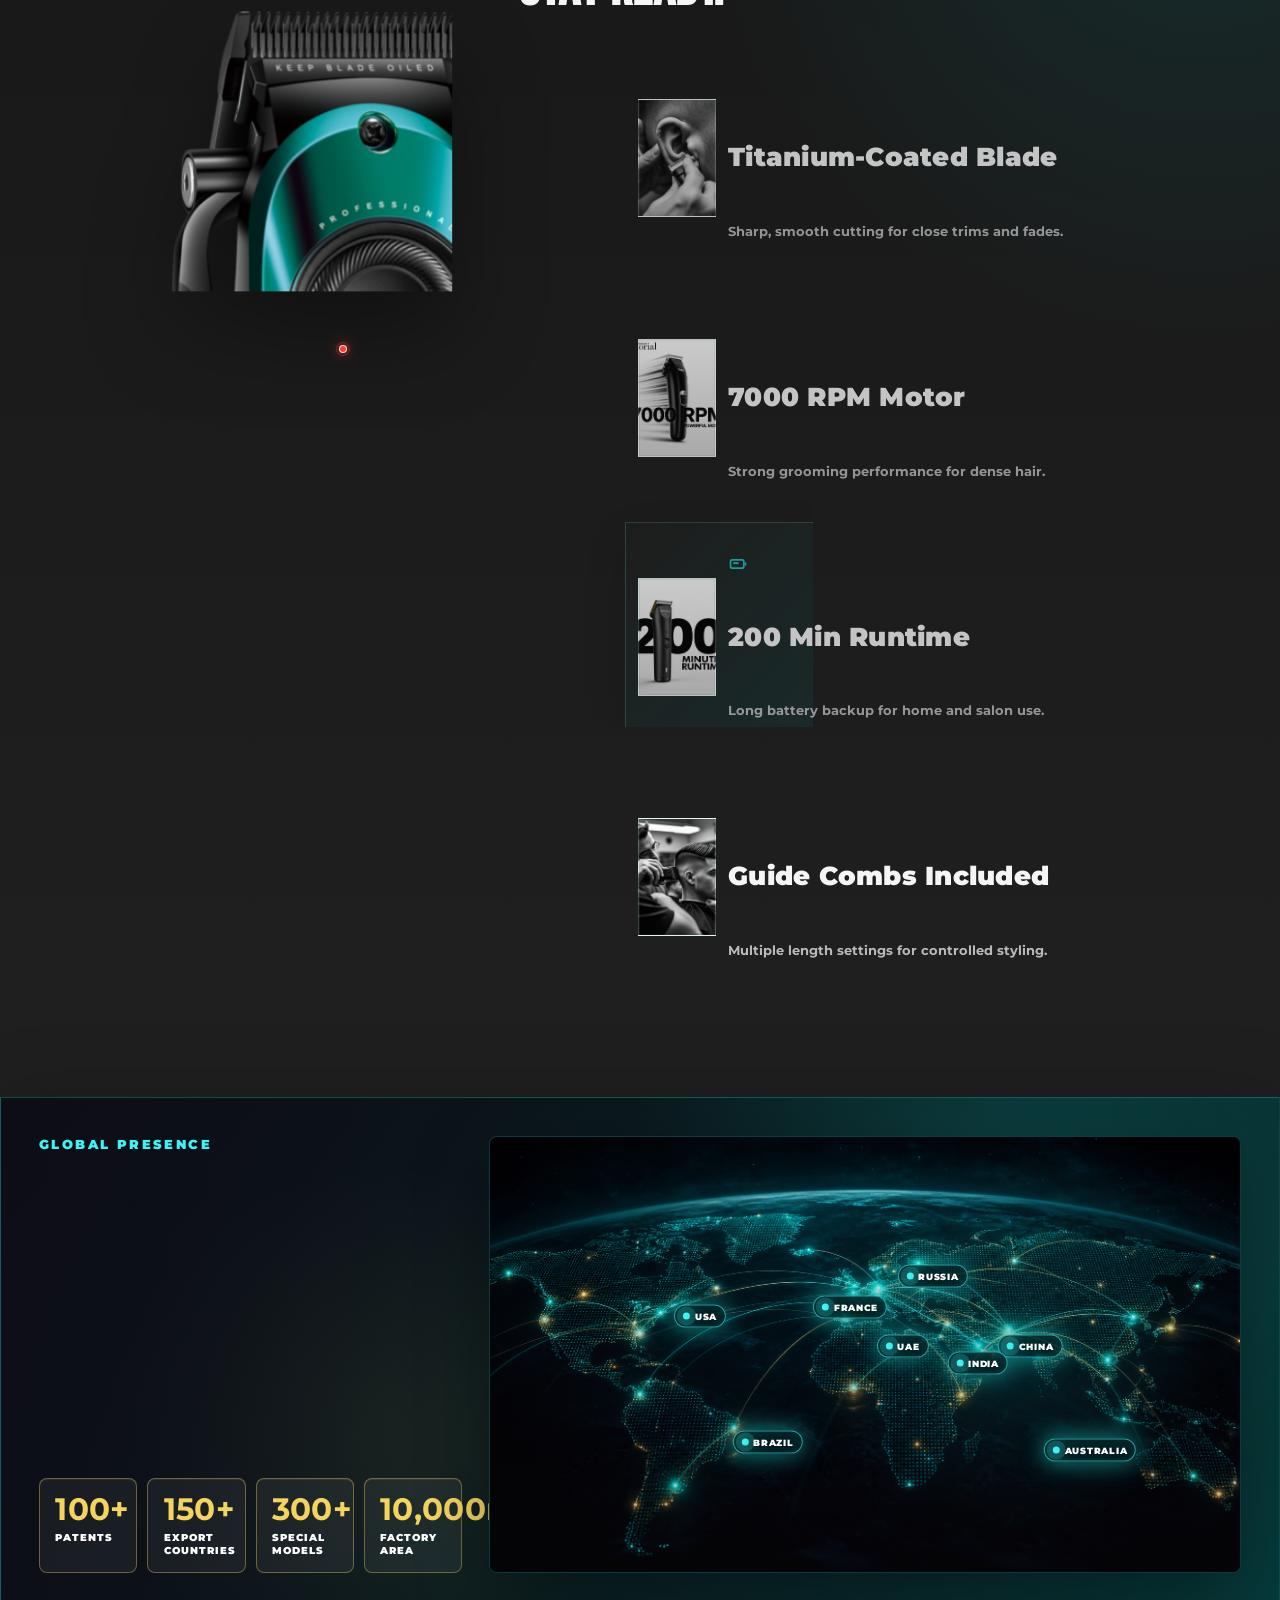
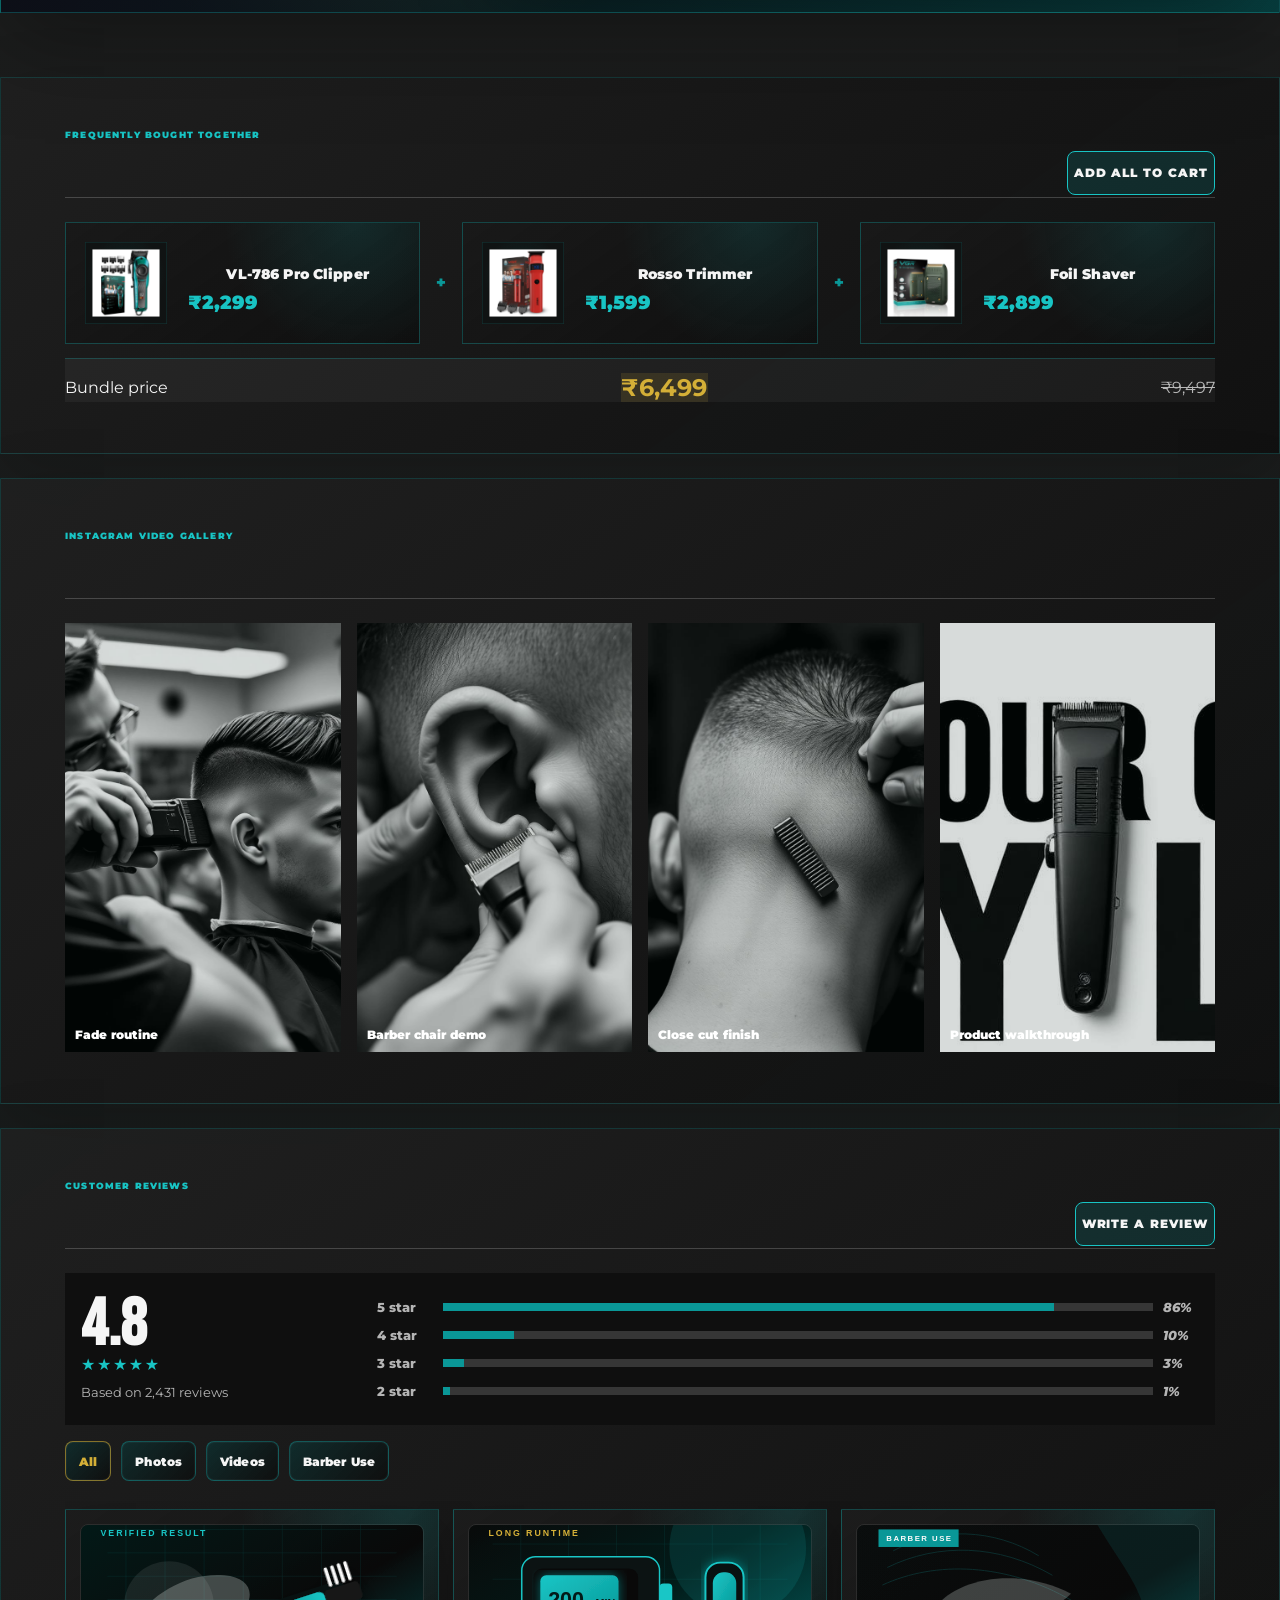
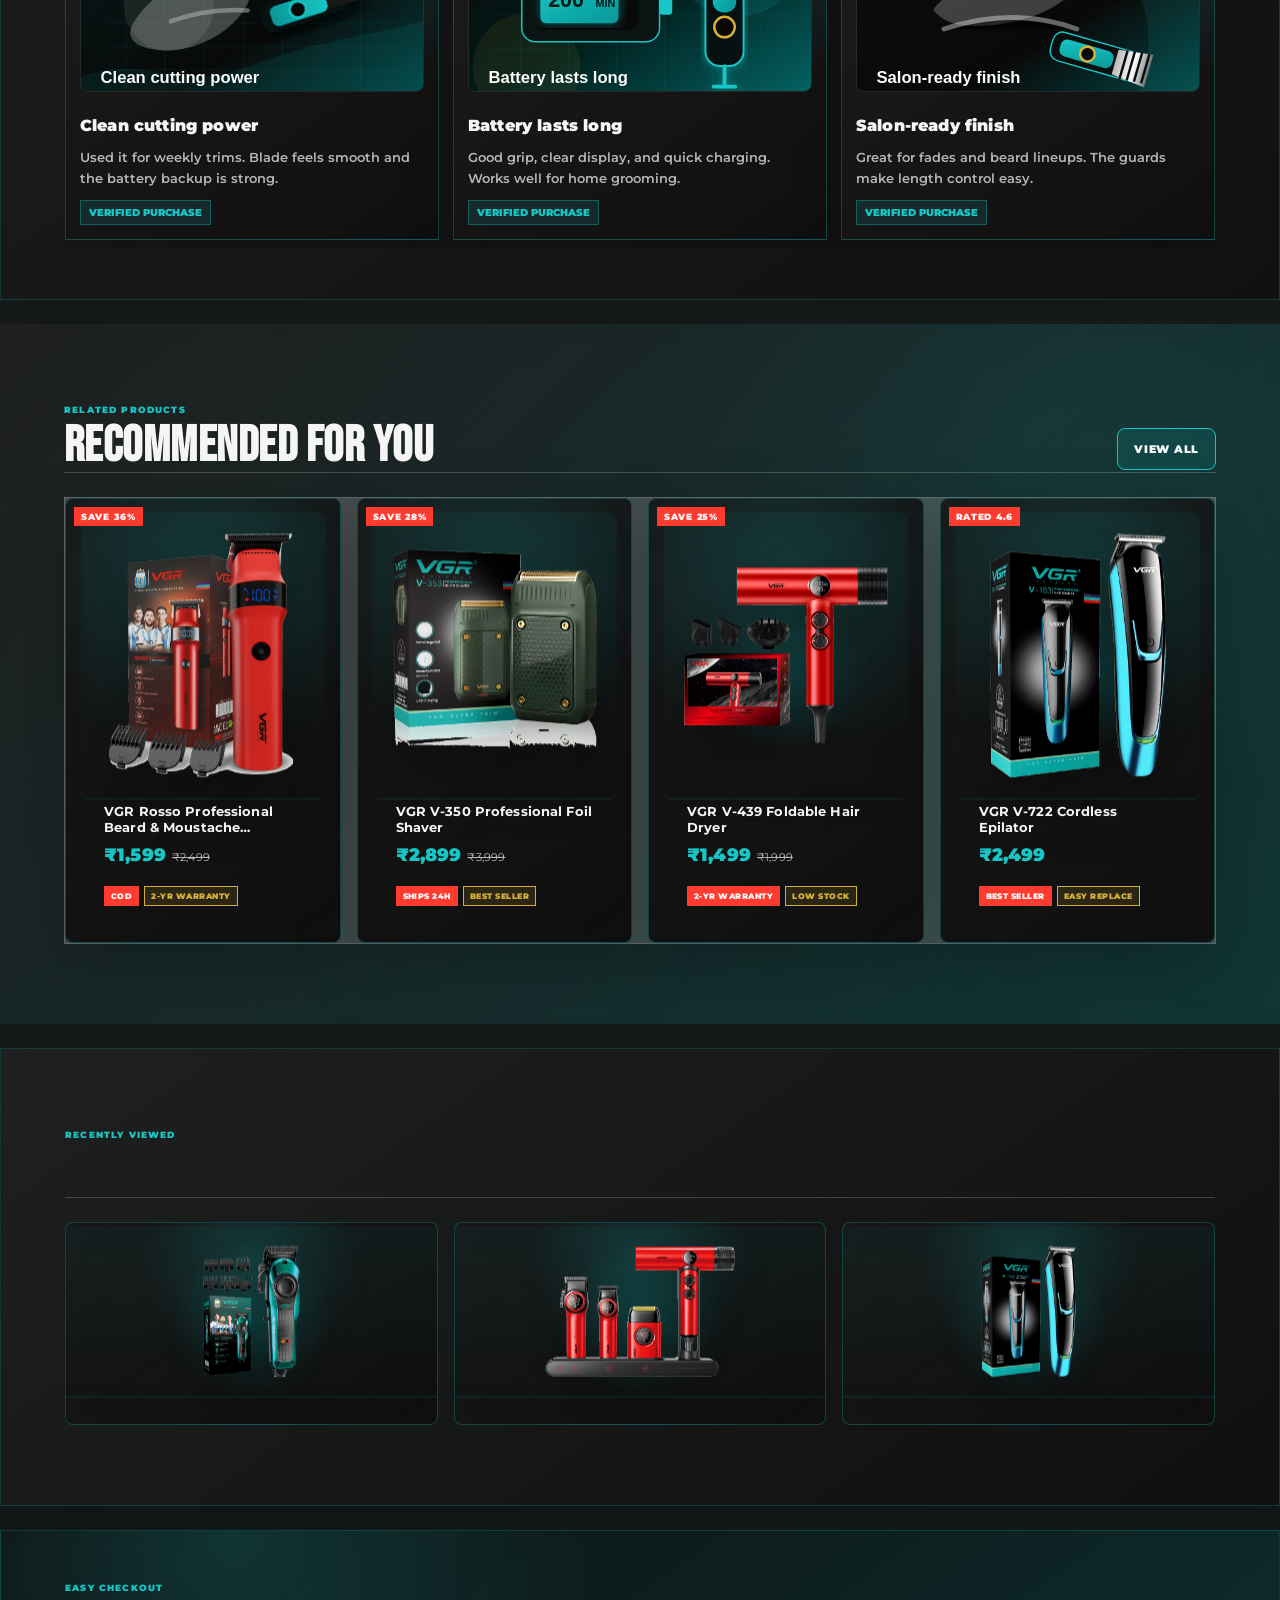
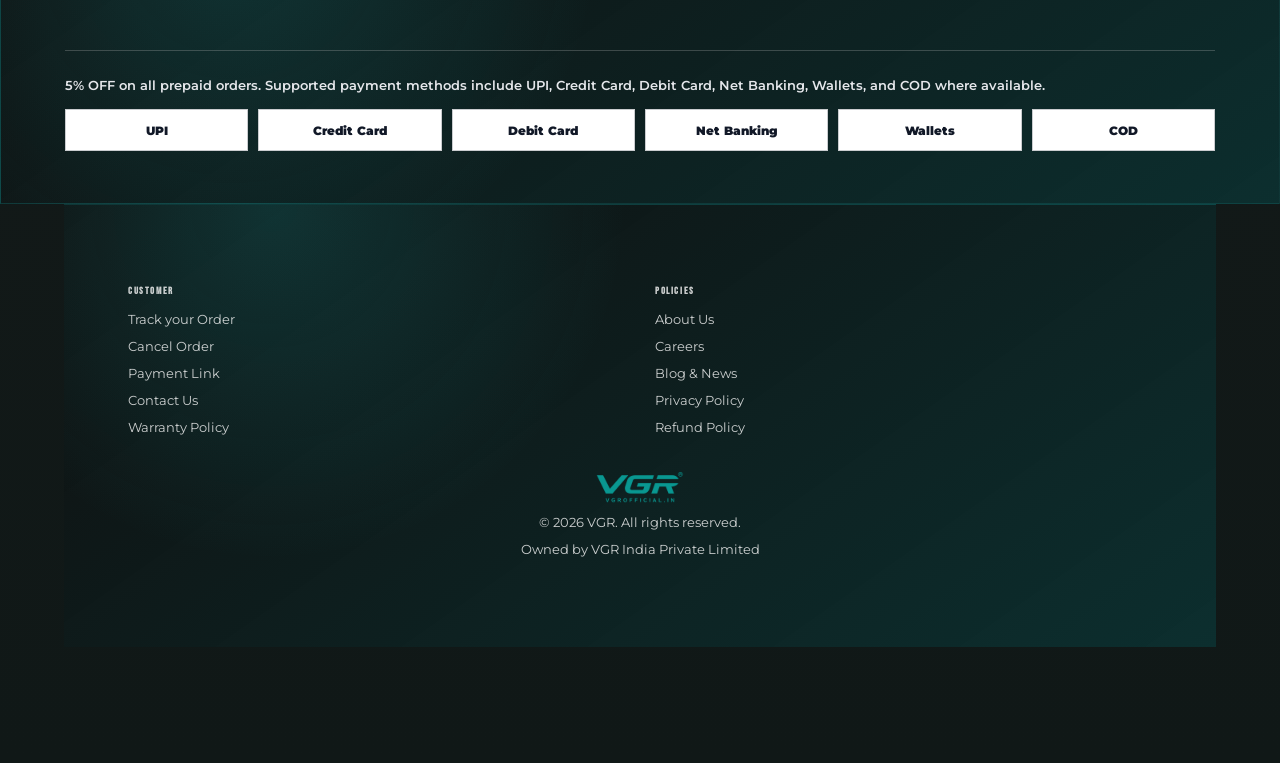
<file: product.html>
<!doctype html>
<html lang="en">
  <head>
    <meta charset="utf-8">
    <meta name="viewport" content="width=device-width, initial-scale=1">
    <title>VL-786 Pro Hair Clipper for Men | VGR</title>
    <meta name="description" content="Shop the VGR VL-786 professional cordless clipper with titanium-coated blades, 200 minute runtime, 7000 RPM motor, USB-C charging, free shipping, and warranty.">
    <meta property="og:title" content="VGR VL-786 Pro Hair Clipper">
    <meta property="og:description" content="Limited edition green cordless clipper with pro-grade cutting power.">
    <meta property="og:type" content="website">
    <link rel="icon" href="assets/logo-vgr-DqorsC6P.png">
    <link rel="preload" as="image" href="assets/logo-vgr-DqorsC6P.png">
    <link rel="preload" as="image" href="assets/hero-1-BiMT0yIW.png">
    <link rel="stylesheet" href="styles.css">
  </head>
  <body>
    <div class="site-preloader" data-preloader aria-label="Loading VGR product page">
      <div class="preloader-mark">
        <img src="assets/logo-vgr-DqorsC6P.png" alt="VGR">
        <span></span>
      </div>
      <p>Voyager performance grooming</p>
    </div>
    <main class="app-shell product-page pdp-v2">
      <div class="offer-strip" aria-label="Store offers">
        <div class="marquee">
          <span>5% OFF on all prepaid orders</span><b>•</b><span>Free Express Shipping ₹999+</span><b>•</b><span>1+1 Year Warranty</span><b>•</b><span>7-Day Replacement</span><b>•</b>
          <span>5% OFF on all prepaid orders</span><b>•</b><span>Free Express Shipping ₹999+</span><b>•</b><span>1+1 Year Warranty</span><b>•</b><span>7-Day Replacement</span><b>•</b>
        </div>
      </div>

      <header class="topbar">
        <button class="icon-button" aria-label="Menu"><span></span><span></span><span></span></button>
        <a class="brand" href="index.html" aria-label="VGR home"><img src="assets/logo-vgr-DqorsC6P.png" alt="VGR"></a>
        <nav class="header-actions" aria-label="Quick links">
          <button aria-label="Search">
            <svg viewBox="0 0 24 24" aria-hidden="true"><circle cx="11" cy="11" r="7"></circle><path d="m16.2 16.2 4.3 4.3"></path></svg>
          </button>
          <button aria-label="Account">
            <svg viewBox="0 0 24 24" aria-hidden="true"><circle cx="12" cy="8" r="4"></circle><path d="M4.8 21a7.2 7.2 0 0 1 14.4 0"></path></svg>
          </button>
          <a class="cart" href="cart.html" aria-label="Cart">
            <svg viewBox="0 0 24 24" aria-hidden="true"><path d="M6 8h12l1.2 12H4.8L6 8Z"></path><path d="M9 8a3 3 0 0 1 6 0"></path></svg>
            <span>1</span>
          </a>
        </nav>
      </header>

      <div class="breadcrumbs" id="top">Home <span>/</span> Hair Clipper <span>/</span> <strong>VL-786</strong></div>

      <section class="pdp-hero">
        <div class="pdp-gallery">
          <div class="drop-row">
            <span><i></i>Best Seller</span>
            <code id="gallery-count">01 / 10</code>
          </div>
          <div class="gallery-frame">
            <span class="corner tl"></span><span class="corner tr"></span><span class="corner bl"></span><span class="corner br"></span>
            <div class="badges"><b>Save 54%</b><b>Limited</b></div>
            <button class="zoom" aria-label="Zoom product image">
              <svg viewBox="0 0 24 24" aria-hidden="true"><circle cx="11" cy="11" r="7"></circle><path d="m16.2 16.2 4.3 4.3"></path></svg>
            </button>
            <img id="hero-image" src="assets/hero-1-BiMT0yIW.png" alt="VL-786 green clipper hero view">
            <div class="image-meta">
              <div><small>View</small><strong id="view-name">Hero</strong></div>
              <code>Tap to rotate</code>
            </div>
          </div>
          <div class="progress" aria-hidden="true"></div>
          <div class="thumbs" aria-label="Product image views"></div>
        </div>

        <article class="pdp-summary">
          <div class="pdp-title-row">
            <span class="pdp-category">Hair Clipper</span>
            <button class="share-button" type="button" data-share-product>
              <svg viewBox="0 0 24 24" aria-hidden="true"><circle cx="18" cy="5" r="3"></circle><circle cx="6" cy="12" r="3"></circle><circle cx="18" cy="19" r="3"></circle><path d="M8.7 10.7 15.3 6.3M8.7 13.3l6.6 4.4"></path></svg>
              Share
            </button>
          </div>
          <h1><span>VGR VL-786 Pro</span><span>Hair Clipper</span></h1>
          <div class="social-share-row" aria-label="Share this product">
            <a class="whatsapp" href="https://wa.me/?text=VGR%20VL-786%20Pro%20Hair%20Clipper%20-%20https%3A%2F%2Fvinitsingh-del.github.io%2Fvgr-premium-parallax-storefront-223827%2Fproduct.html" target="_blank" rel="noopener" aria-label="Share on WhatsApp"><svg viewBox="0 0 24 24" aria-hidden="true"><path d="M19.1 4.9A9.8 9.8 0 0 0 3.8 16.7L3 21l4.4-1.2A9.8 9.8 0 0 0 19.1 4.9Z"></path><path d="M8.8 8.4c.2-.5.4-.5.7-.5h.6c.2 0 .4.1.5.4l.8 1.8c.1.3.1.5-.1.7l-.4.5c-.1.1-.2.3-.1.5.4.8 1.4 2 2.5 2.6.2.1.4.1.5-.1l.7-.8c.2-.2.4-.2.7-.1l1.7.8c.3.1.4.3.4.6-.1.8-.7 1.6-1.4 1.8-1.3.4-3.8-.5-5.6-2.3-1.8-1.8-2.8-4.4-2.3-5.7Z"></path></svg></a>
            <a class="facebook" href="https://www.facebook.com/sharer/sharer.php?u=https%3A%2F%2Fvinitsingh-del.github.io%2Fvgr-premium-parallax-storefront-223827%2Fproduct.html" target="_blank" rel="noopener" aria-label="Share on Facebook"><svg viewBox="0 0 24 24" aria-hidden="true"><path d="M14 8h3V4h-3c-3.1 0-5 1.9-5 5v3H6v4h3v5h4v-5h3.2l.8-4h-4V9.2c0-.8.4-1.2 1-1.2Z"></path></svg></a>
            <a class="x" href="https://twitter.com/intent/tweet?text=VGR%20VL-786%20Pro%20Hair%20Clipper&url=https%3A%2F%2Fvinitsingh-del.github.io%2Fvgr-premium-parallax-storefront-223827%2Fproduct.html" target="_blank" rel="noopener" aria-label="Share on X"><svg viewBox="0 0 24 24" aria-hidden="true"><path d="m4 4 16 16M20 4 4 20"></path><path d="M7 4h3.4L20 20h-3.4L7 4Z"></path></svg></a>
            <a class="instagram" href="https://www.instagram.com/" target="_blank" rel="noopener" aria-label="Open Instagram"><svg viewBox="0 0 24 24" aria-hidden="true"><rect x="4" y="4" width="16" height="16" rx="5"></rect><circle cx="12" cy="12" r="3.4"></circle><circle cx="17" cy="7" r="1"></circle></svg></a>
            <button type="button" data-inline-share aria-label="Share product link"><svg viewBox="0 0 24 24" aria-hidden="true"><circle cx="18" cy="5" r="3"></circle><circle cx="6" cy="12" r="3"></circle><circle cx="18" cy="19" r="3"></circle><path d="M8.7 10.7 15.3 6.3M8.7 13.3l6.6 4.4"></path></svg></button>
          </div>
          <div class="rating-action">
            <div class="review-line">
              <span>★★★★★</span>
              <b>4.8</b>
              <em>2,431 reviews</em>
            </div>
            <a href="#reviews">Write a Review</a>
          </div>
          <section class="gold-review-ticker" aria-label="Recent customer reviews">
            <div>
              <article><span>★★★★★</span><b>Verified Buyer</b><p>Clean cut in one pass.</p></article>
              <article><span>★★★★★</span><b>Salon Owner</b><p>Battery easily lasts the day.</p></article>
              <article><span>★★★★★</span><b>Fast Delivery</b><p>Reached quickly and works smooth.</p></article>
              <article><span>★★★★★</span><b>Pro Finish</b><p>Feels premium in hand.</p></article>
              <article><span>★★★★★</span><b>Verified Buyer</b><p>Clean cut in one pass.</p></article>
              <article><span>★★★★★</span><b>Salon Owner</b><p>Battery easily lasts the day.</p></article>
            </div>
          </section>
          <p class="purchase-signal">9K+ customers purchased in the last 7 days</p>

          <div class="price-qty-row">
            <div class="price-row">
              <strong>₹2,299</strong>
              <del>₹4,999</del>
              <span>54% OFF</span>
            </div>
            <div class="qty-control" aria-label="Quantity selector">
              <button type="button" data-qty-minus>-</button>
              <output data-qty-value>1</output>
              <button type="button" data-qty-plus>+</button>
            </div>
          </div>

          <div class="pdp-actions">
            <button class="primary-buy" type="button">Add to Cart</button>
            <a class="checkout-now" href="cart.html">Buy Now</a>
          </div>

          <section class="offer-panel" aria-label="Available coupons">
            <div class="panel-head"><small>Coupons & Offers</small><b>Apply at checkout</b></div>
            <div class="coupon-grid">
              <article><span>VGR10</span><p>Extra 10% OFF on grooming tools above ₹1,999.</p></article>
              <article><span>PREPAID5</span><p>5% OFF on all prepaid orders.</p></article>
            </div>
          </section>

          <section class="emi-panel">
            <div><small>No Cost EMI</small><b>From ₹767/month</b></div>
            <p>Available on leading credit cards, debit cards, and select wallets.</p>
          </section>

          <section class="delivery-check">
            <label for="pincode">Check delivery TAT</label>
            <div>
              <input id="pincode" data-pincode-input inputmode="numeric" maxlength="6" placeholder="Enter pincode">
              <button type="button" data-pincode-check>Check</button>
            </div>
            <p data-pincode-result>Delivery estimate and availability will appear here.</p>
          </section>

          <div class="trust-row pdp-trust">
            <span>COD Available</span>
            <span>Secure Checkout</span>
            <span>Fast Dispatch</span>
          </div>
        </article>
      </section>


      <section class="pdp-features feature-lab" data-feature-lab>
        <div class="feature-lab-head">
          <small>Key Features</small>
          <h2>Cut clean. Charge fast. Stay ready.</h2>
        </div>
        <div class="feature-lab-stage">
          <div class="feature-product" aria-label="Interactive VGR VL-786 feature graphic">
            <div class="feature-scan" aria-hidden="true"></div>
            <img src="assets/vl786-key-feature-closeup-small.png" alt="VGR VL-786 Pro Hair Clipper close-up product detail">
            <button class="feature-pin is-active" type="button" style="--pin-x: 50%; --pin-y: 9%;" data-feature-pin="0" aria-label="Go to Titanium-Coated Blade feature"><span>1</span></button>
            <button class="feature-pin" type="button" style="--pin-x: 52%; --pin-y: 33%;" data-feature-pin="1" aria-label="Go to 7000 RPM Motor feature"><span>2</span></button>
            <button class="feature-pin" type="button" style="--pin-x: 53%; --pin-y: 63%;" data-feature-pin="2" aria-label="Go to 200 Min Runtime feature"><span>3</span></button>
            <button class="feature-pin" type="button" style="--pin-x: 42%; --pin-y: 18%;" data-feature-pin="3" aria-label="Go to Guide Combs Included feature"><span>4</span></button>
          </div>

          <div class="feature-glass-stack">
            <article class="feature-glass-card is-active" data-feature-card="0">
              <span>01</span>
              <div class="feature-crop blade"></div>
              <svg viewBox="0 0 24 24" aria-hidden="true"><path d="m4 20 16-16M14 4l6 6M5 15l4 4M3 21l3-1 1-3"></path></svg>
              <h3>Titanium-Coated Blade</h3>
              <p>Sharp, smooth cutting for close trims and fades.</p>
            </article>
            <article class="feature-glass-card" data-feature-card="1">
              <span>02</span>
              <div class="feature-crop motor"></div>
              <svg viewBox="0 0 24 24" aria-hidden="true"><path d="M13 2 4 14h7l-1 8 10-13h-7l0-7Z"></path></svg>
              <h3>7000 RPM Motor</h3>
              <p>Strong grooming performance for dense hair.</p>
            </article>
            <article class="feature-glass-card" data-feature-card="2">
              <span>03</span>
              <div class="feature-crop runtime"></div>
              <svg viewBox="0 0 24 24" aria-hidden="true"><rect x="3" y="7" width="16" height="10" rx="2"></rect><path d="M21 11v2M7 11h5"></path></svg>
              <h3>200 Min Runtime</h3>
              <p>Long battery backup for home and salon use.</p>
            </article>
            <article class="feature-glass-card" data-feature-card="3">
              <span>04</span>
              <div class="feature-crop combs"></div>
              <svg viewBox="0 0 24 24" aria-hidden="true"><path d="M8 7h8M9 17h6M12 7v10M5 10h14M5 14h14"></path></svg>
              <h3>Guide Combs Included</h3>
              <p>Multiple length settings for controlled styling.</p>
            </article>
          </div>
        </div>
      </section>

      <section class="global-presence-section" aria-labelledby="global-presence-title">
        <div class="global-presence-copy">
          <small>Global Presence</small>
          <h2 id="global-presence-title">Trusted across grooming markets worldwide.</h2>
          <p>VGR combines export-ready engineering, fast-moving product development, and international availability across personal care, professional grooming, and pet grooming categories.</p>
          <div class="global-presence-stats" aria-label="VGR global statistics">
            <article><b>100+</b><span>Patents</span></article>
            <article><b>150+</b><span>Export Countries</span></article>
            <article><b>300+</b><span>Special Models</span></article>
            <article><b>10,000m²+</b><span>Factory Area</span></article>
          </div>
        </div>
        <div class="global-presence-visual" aria-label="Glowing world map showing VGR global presence">
          <img src="assets/global-presence-map-ai.png" alt="Cinematic glowing world map with international grooming market connections">
          <span class="presence-pin" style="--x: 72%; --y: 48%;">China</span>
          <span class="presence-pin" style="--x: 65%; --y: 52%;">India</span>
          <span class="presence-pin" style="--x: 55%; --y: 48%;">UAE</span>
          <span class="presence-pin" style="--x: 48%; --y: 39%;">France</span>
          <span class="presence-pin" style="--x: 28%; --y: 41%;">USA</span>
          <span class="presence-pin" style="--x: 37%; --y: 70%;">Brazil</span>
          <span class="presence-pin" style="--x: 59%; --y: 32%;">Russia</span>
          <span class="presence-pin" style="--x: 80%; --y: 72%;">Australia</span>
        </div>
      </section>

      <section class="bundle-section">
        <div class="section-head"><div><small>Frequently Bought Together</small><h2>Build the full grooming setup</h2></div><button>Add all to cart</button></div>
        <div class="bundle-row">
          <article><img src="assets/hero-1-BiMT0yIW.png" alt=""><b>VL-786 Pro Clipper</b><span>₹2,299</span></article>
          <i>+</i>
          <article><img src="assets/official-02.webp" alt=""><b>Rosso Trimmer</b><span>₹1,599</span></article>
          <i>+</i>
          <article><img src="assets/official-11.webp" alt=""><b>Foil Shaver</b><span>₹2,899</span></article>
        </div>
        <div class="bundle-total"><span>Bundle price</span><b>₹6,499</b><del>₹9,497</del></div>
      </section>

      <section class="video-gallery">
        <div class="section-head"><div><small>Instagram Video Gallery</small><h2>Watch it in real routines</h2></div></div>
        <div class="reel-grid">
          <article><img src="assets/inuse-1-oU3tZDZ7.jpg" alt=""><span>Fade routine</span></article>
          <article><img src="assets/inuse-2-BR5Cgjst.jpg" alt=""><span>Barber chair demo</span></article>
          <article><img src="assets/inuse-3-BcjpAI4H.jpg" alt=""><span>Close cut finish</span></article>
          <article><img src="assets/feat-banner-CjtGeQxt.jpg" alt=""><span>Product walkthrough</span></article>
        </div>
      </section>

      <section class="reviews-section" id="reviews">
        <div class="section-head"><div><small>Customer Reviews</small><h2>Rated by verified buyers</h2></div><button>Write a Review</button></div>
        <div class="review-dashboard">
          <div class="rating-score"><b>4.8</b><span>★★★★★</span><p>Based on 2,431 reviews</p></div>
          <div class="rating-bars">
            <p><span>5 star</span><i><b style="width: 86%"></b></i><em>86%</em></p>
            <p><span>4 star</span><i><b style="width: 10%"></b></i><em>10%</em></p>
            <p><span>3 star</span><i><b style="width: 3%"></b></i><em>3%</em></p>
            <p><span>2 star</span><i><b style="width: 1%"></b></i><em>1%</em></p>
          </div>
        </div>
        <div class="review-filters"><button>All</button><button>Photos</button><button>Videos</button><button>Barber Use</button></div>
        <div class="review-cards">
          <article><img src="assets/review-clean-cut.svg" alt="Clean cutting power review visual"><b>Clean cutting power</b><p>Used it for weekly trims. Blade feels smooth and the battery backup is strong.</p><span>Verified Purchase</span></article>
          <article><img src="assets/review-battery-runtime.svg" alt="Battery runtime review visual"><b>Battery lasts long</b><p>Good grip, clear display, and quick charging. Works well for home grooming.</p><span>Verified Purchase</span></article>
          <article><img src="assets/review-salon-finish.svg" alt="Salon ready finish review visual"><b>Salon-ready finish</b><p>Great for fades and beard lineups. The guards make length control easy.</p><span>Verified Purchase</span></article>
        </div>
      </section>

      <section class="product-grid-section">
        <div class="section-head"><div><small>Related Products</small><h2>Recommended for you</h2></div><a href="collection.html">View all</a></div>
        <div class="product-grid">
          <a class="product-tile" href="collection.html#trimmers"><span>Save 36%</span><img src="assets/cutout-rosso-trimmer.png" alt=""><b>VGR Rosso Professional Beard & Moustache Trimmer</b><p><strong>₹1,599</strong><del>₹2,499</del></p></a>
          <a class="product-tile" href="collection.html#shavers"><span>Save 28%</span><img src="assets/cutout-v350-shaver.png" alt=""><b>VGR V-350 Professional Foil Shaver</b><p><strong>₹2,899</strong><del>₹3,999</del></p></a>
          <a class="product-tile" href="product-v439.html"><span>Save 25%</span><img src="assets/cutout-v439-dryer.png" alt=""><b>VGR V-439 Foldable Hair Dryer</b><p><strong>₹1,499</strong><del>₹1,999</del></p></a>
          <a class="product-tile" href="collection.html#women"><span>Rated 4.6</span><img src="assets/cutout-v722-epilator.png" alt=""><b>VGR V-722 Cordless Epilator</b><p><strong>₹2,499</strong></p></a>
        </div>
      </section>

      <section class="recently-viewed">
        <div class="section-head"><div><small>Recently Viewed</small><h2>Pick up where you left off</h2></div></div>
        <div class="recent-row">
          <a href="product.html"><img src="assets/cutout-vl786-pro.png" alt=""><span>VL-786 Pro</span></a>
          <a href="collection.html#limited"><img src="assets/cutout-super-power.png" alt=""><span>Mr. SUPER POWER</span></a>
          <a href="collection.html#fabric"><img src="assets/cutout-v722-epilator.png" alt=""><span>Lint Remover</span></a>
        </div>
      </section>

      <section class="payment-section">
        <div class="section-head"><div><small>Easy Checkout</small><h2>Secure, fast, prepaid-friendly</h2></div></div>
        <p>5% OFF on all prepaid orders. Supported payment methods include UPI, Credit Card, Debit Card, Net Banking, Wallets, and COD where available.</p>
        <div class="payment-icons"><span>UPI</span><span>Credit Card</span><span>Debit Card</span><span>Net Banking</span><span>Wallets</span><span>COD</span></div>
      </section>

      <footer>
        <div class="footer-links">
          <div><h4>Customer</h4><p>Track your Order</p><p>Cancel Order</p><p>Payment Link</p><p>Contact Us</p><p>Warranty Policy</p></div>
          <div><h4>Policies</h4><p>About Us</p><p>Careers</p><p>Blog & News</p><p>Privacy Policy</p><p>Refund Policy</p></div>
        </div>
        <img src="assets/logo-vgr-DqorsC6P.png" alt="VGR">
        <p>© 2026 VGR. All rights reserved.</p>
        <p>Owned by VGR India Private Limited</p>
      </footer>

      <aside class="buy-bar pdp-buy-bar" aria-label="Buy VL-786">
        <img src="assets/hero-1-BiMT0yIW.png" alt="">
        <div>
          <small><i></i>In Stock · Best Seller</small>
          <p><b>₹2,299</b><del>₹4,999</del><span>-54%</span></p>
        </div>
        <button>Add to Cart</button>
      </aside>
    </main>
    <script src="script.js"></script>
  </body>
</html>
</file>
<file: styles.css>
@import url("https://fonts.googleapis.com/css2?family=Anton&family=Bebas+Neue&family=Montserrat:wght@400;500;600;700;800;900&display=swap");

:root {
  --brand: #0a9790;
  --brand-deep: #05706b;
  --brand-soft: #e8f7f5;
  --ink: #101313;
  --muted: #6f7474;
  --line: #e8eceb;
  --paper: #ffffff;
  --soft: #f6f7f7;
  --shadow: 0 20px 60px rgba(4, 102, 97, 0.18);
  --display: "Bebas Neue", "Anton", system-ui, sans-serif;
  --body: "Montserrat", system-ui, sans-serif;
}

/* PDP conversion redesign */
.pdp-v2 {
  width: min(100%, 1440px);
  background: #f3f7f6;
}

.pdp-v2 h1,
.pdp-v2 h2,
.cart-page h1,
.cart-page h2 {
  letter-spacing: 0.02em;
  text-transform: uppercase;
}

.pdp-hero,
.pdp-features,
.bundle-section,
.video-gallery,
.reviews-section,
.recently-viewed,
.payment-section,
.cart-shell {
  width: min(1180px, calc(100% - 32px));
  margin: 0 auto;
}

.pdp-hero {
  display: grid;
  gap: 18px;
  padding: 18px 0 28px;
}

.pdp-gallery,
.pdp-summary,
.offer-panel,
.emi-panel,
.delivery-check,
.bundle-section,
.video-gallery,
.reviews-section,
.recently-viewed,
.payment-section,
.checkout-card {
  border: 1px solid rgba(10,151,144,0.14);
  background: rgba(255,255,255,0.92);
  box-shadow: 0 18px 54px rgba(6, 55, 52, 0.08);
}

.pdp-gallery { padding: 12px; }

.pdp-summary {
  display: grid;
  gap: 14px;
  padding: 18px;
}

.pdp-title-row,
.rating-action,
.price-qty-row,
.pdp-actions,
.panel-head,
.bundle-total,
.order-total {
  display: flex;
  align-items: center;
  justify-content: space-between;
  gap: 12px;
}

.pdp-category,
.purchase-signal,
.panel-head small,
.section-head small,
.cart-item span {
  color: var(--brand-deep);
  font-size: 11px;
  font-weight: 900;
  letter-spacing: 0.16em;
  text-transform: uppercase;
}

.pdp-category {
  display: inline-grid;
  min-height: 32px;
  place-items: center;
  padding: 0 12px;
  background: var(--brand);
  color: #fff;
}

.share-button,
.rating-action a,
.bundle-section .section-head button,
.reviews-section .section-head button,
.delivery-check button,
.checkout-now,
.primary-buy,
.checkout-card button {
  min-height: 44px;
  border: 1px solid var(--brand);
  background: #fff;
  color: var(--brand-deep);
  font-size: 12px;
  font-weight: 900;
  letter-spacing: 0.08em;
  text-transform: uppercase;
}

.share-button {
  display: inline-flex;
  align-items: center;
  gap: 8px;
  padding: 0 12px;
}

.share-button svg,
.feature-icon-grid svg {
  width: 18px;
  height: 18px;
  fill: none;
  stroke: currentColor;
  stroke-linecap: round;
  stroke-linejoin: round;
  stroke-width: 2;
}

.pdp-summary h1 {
  margin: 0;
  max-width: 11ch;
  font-size: clamp(44px, 16vw, 82px);
  line-height: 0.88;
}

.rating-action {
  align-items: flex-start;
  flex-wrap: wrap;
}

.rating-action a {
  display: inline-grid;
  place-items: center;
  padding: 0 12px;
  text-decoration: none;
}

.purchase-signal {
  display: block;
  margin: 0;
  padding: 11px 12px;
  background: #071f1d;
  color: #90fff7;
}

.price-qty-row {
  align-items: flex-end;
  flex-wrap: wrap;
}

.qty-control {
  display: grid;
  grid-template-columns: 44px 44px 44px;
  height: 44px;
  border: 1px solid var(--line);
  background: #fff;
}

.qty-control button,
.qty-control output {
  display: grid;
  place-items: center;
  font-weight: 900;
}

.qty-control button + output,
.qty-control output + button {
  border-left: 1px solid var(--line);
}

.pdp-actions {
  display: grid;
  grid-template-columns: 1fr;
}

.primary-buy,
.checkout-now,
.checkout-card button {
  display: grid;
  min-height: 54px;
  place-items: center;
  padding: 0 18px;
  text-decoration: none;
}

.primary-buy,
.checkout-card button {
  background: var(--brand);
  color: #fff;
}

.checkout-now {
  background: #071f1d;
  border-color: #071f1d;
  color: #fff;
}

.offer-panel,
.emi-panel,
.delivery-check {
  padding: 14px;
  box-shadow: none;
}

.coupon-grid,
.feature-icon-grid,
.review-cards,
.addon-grid {
  display: grid;
  gap: 10px;
}

.coupon-grid { margin-top: 12px; }

.coupon-grid article {
  padding: 12px;
  border: 1px dashed var(--brand);
  background: var(--brand-soft);
}

.coupon-grid span {
  display: inline-block;
  padding: 4px 8px;
  background: #fff;
  color: var(--brand-deep);
  font-weight: 900;
}

.coupon-grid p,
.emi-panel p,
.delivery-check p,
.payment-section p,
.checkout-card p {
  margin: 8px 0 0;
  color: var(--muted);
  font-size: 13px;
  font-weight: 600;
  line-height: 1.55;
}

.delivery-check label {
  display: block;
  margin-bottom: 8px;
  font-weight: 900;
}

.delivery-check div {
  display: grid;
  grid-template-columns: 1fr auto;
  gap: 8px;
}

.delivery-check input {
  min-width: 0;
  height: 44px;
  border: 1px solid var(--line);
  padding: 0 12px;
  font: inherit;
}

.pdp-features,
.bundle-section,
.video-gallery,
.reviews-section,
.recently-viewed,
.payment-section,
.cart-shell {
  padding: 24px 0;
}

.pdp-features .section-head,
.bundle-section .section-head,
.video-gallery .section-head,
.reviews-section .section-head,
.recently-viewed .section-head,
.payment-section .section-head,
.cart-shell .section-head {
  padding: 0;
}

.feature-icon-grid { margin-top: 14px; }

.feature-icon-grid article {
  min-height: 172px;
  padding: 18px;
  border: 1px solid var(--line);
  background: #fff;
}

.feature-icon-grid svg {
  width: 28px;
  height: 28px;
  color: var(--brand);
}

.feature-icon-grid b,
.bundle-row b,
.review-cards b {
  display: block;
  margin-top: 12px;
  font-weight: 900;
}

.feature-icon-grid p,
.review-cards p,
.cart-item p {
  color: var(--muted);
  font-size: 13px;
  font-weight: 600;
  line-height: 1.55;
}

.bundle-section,
.video-gallery,
.reviews-section,
.recently-viewed,
.payment-section {
  padding: 22px 16px;
}

.bundle-row {
  display: grid;
  gap: 10px;
  margin-top: 16px;
}

.bundle-row article {
  display: grid;
  grid-template-columns: 86px 1fr auto;
  align-items: center;
  gap: 12px;
  padding: 10px;
  border: 1px solid var(--line);
  background: #fff;
}

.bundle-row img {
  width: 86px;
  height: 86px;
  object-fit: contain;
  background: var(--brand-soft);
}

.bundle-row i { display: none; }

.bundle-total {
  margin-top: 14px;
  padding-top: 14px;
  border-top: 1px solid var(--line);
}

.bundle-total b,
.order-total b { font-size: 24px; }

.bundle-total del { color: var(--muted); }

.reel-grid,
.recent-row,
.payment-icons {
  display: grid;
  gap: 10px;
  margin-top: 14px;
}

.reel-grid { grid-template-columns: repeat(2, 1fr); }

.reel-grid article {
  position: relative;
  overflow: hidden;
  aspect-ratio: 9 / 14;
  background: #071f1d;
}

.reel-grid img {
  width: 100%;
  height: 100%;
  object-fit: cover;
  opacity: 0.84;
}

.reel-grid span {
  position: absolute;
  right: 10px;
  bottom: 10px;
  left: 10px;
  color: #fff;
  font-size: 12px;
  font-weight: 900;
}

.review-dashboard {
  display: grid;
  gap: 16px;
  margin-top: 16px;
  padding: 16px;
  background: #071f1d;
  color: #fff;
}

.rating-score b {
  display: block;
  font-family: var(--display);
  font-size: 66px;
  line-height: 0.9;
}

.rating-score span {
  color: #67e4df;
  letter-spacing: 0.1em;
}

.rating-score p {
  margin: 8px 0 0;
  color: rgba(255,255,255,0.72);
  font-size: 13px;
}

.rating-bars p {
  display: grid;
  grid-template-columns: 56px 1fr 36px;
  align-items: center;
  gap: 10px;
  margin: 8px 0;
  font-size: 12px;
  font-weight: 800;
}

.rating-bars i {
  height: 8px;
  overflow: hidden;
  background: rgba(255,255,255,0.16);
}

.rating-bars b {
  display: block;
  height: 100%;
  background: var(--brand);
}

.review-filters {
  display: flex;
  gap: 8px;
  overflow-x: auto;
  padding: 14px 0 4px;
}

.review-filters button,
.payment-icons span,
.recent-row a,
.addon-grid label {
  border: 1px solid var(--line);
  background: #fff;
  font-size: 12px;
  font-weight: 900;
}

.review-filters button {
  flex: 0 0 auto;
  min-height: 38px;
  padding: 0 13px;
}

.review-cards { margin-top: 12px; }

.review-cards article {
  padding: 12px;
  border: 1px solid var(--line);
  background: #fff;
}

.review-cards img {
  width: 100%;
  height: 150px;
  object-fit: cover;
}

.review-cards span {
  display: inline-block;
  margin-top: 8px;
  padding: 5px 8px;
  background: var(--brand-soft);
  color: var(--brand-deep);
  font-size: 10px;
  font-weight: 900;
  text-transform: uppercase;
}

.recent-row { grid-template-columns: repeat(3, 1fr); }

.recent-row a {
  display: grid;
  gap: 8px;
  padding: 10px;
  text-align: center;
  text-decoration: none;
}

.recent-row img {
  width: 100%;
  aspect-ratio: 1;
  object-fit: contain;
  background: var(--brand-soft);
}

.payment-icons { grid-template-columns: repeat(2, 1fr); }

.payment-icons span {
  display: grid;
  min-height: 42px;
  place-items: center;
}

.pdp-buy-bar { grid-template-columns: 48px 1fr minmax(112px, auto); }

.header-actions a.cart {
  position: relative;
  display: grid;
  place-items: center;
  width: 31px;
  height: 31px;
  text-decoration: none;
}

.cart-shell {
  display: grid;
  gap: 16px;
}

.cart-item {
  display: grid;
  grid-template-columns: 96px 1fr;
  gap: 14px;
  padding: 14px;
  border: 1px solid var(--line);
  background: #fff;
}

.cart-item img {
  width: 96px;
  height: 96px;
  object-fit: contain;
  background: var(--brand-soft);
}

.cart-item b {
  display: block;
  margin-top: 4px;
  font-size: 16px;
}

.cart-item strong {
  display: block;
  margin-top: 8px;
}

.cart-item del {
  color: var(--muted);
  font-weight: 600;
}

.cart-addons {
  padding: 16px;
  border: 1px solid var(--line);
  background: #fff;
}

.addon-grid { margin-top: 12px; }

.addon-grid label {
  display: grid;
  grid-template-columns: auto 1fr auto;
  align-items: center;
  gap: 10px;
  min-height: 48px;
  padding: 0 12px;
}

.addon-grid input {
  width: 18px;
  height: 18px;
  accent-color: var(--brand);
}

.checkout-card { padding: 16px; }

.order-total {
  margin-top: 16px;
  padding-block: 14px;
  border-block: 1px solid var(--line);
}

.checkout-card button {
  width: 100%;
  margin-top: 14px;
}

@media (min-width: 640px) {
  .pdp-actions { grid-template-columns: 1.2fr 0.8fr; }

  .coupon-grid,
  .feature-icon-grid,
  .review-cards,
  .payment-icons {
    grid-template-columns: repeat(2, 1fr);
  }

  .reel-grid { grid-template-columns: repeat(4, 1fr); }

  .bundle-row {
    grid-template-columns: 1fr auto 1fr auto 1fr;
    align-items: stretch;
  }

  .bundle-row article {
    grid-template-columns: 1fr;
    text-align: center;
  }

  .bundle-row img { width: 100%; }

  .bundle-row i {
    display: grid;
    place-items: center;
    color: var(--brand);
    font-style: normal;
    font-weight: 900;
  }
}

@media (min-width: 1024px) {
  .pdp-hero {
    grid-template-columns: minmax(460px, 0.92fr) minmax(460px, 1.08fr);
    align-items: start;
    padding: 34px 0 44px;
  }

  .pdp-gallery {
    position: sticky;
    top: 82px;
    padding: 16px;
  }

  .pdp-summary { padding: 28px; }

  .pdp-summary h1 { font-size: clamp(78px, 7vw, 116px); }

  .feature-icon-grid { grid-template-columns: repeat(4, 1fr); }

  .review-dashboard {
    grid-template-columns: 280px 1fr;
    align-items: center;
  }

  .review-cards { grid-template-columns: repeat(3, 1fr); }

  .payment-icons { grid-template-columns: repeat(6, 1fr); }

  .cart-shell {
    grid-template-columns: 1fr 390px;
    align-items: start;
  }

  .cart-shell > .section-head,
  .cart-item,
  .cart-addons {
    grid-column: 1;
  }

  .checkout-card {
    grid-column: 2;
    grid-row: 2 / span 2;
    position: sticky;
    top: 82px;
  }
}

* { box-sizing: border-box; }
html { scroll-behavior: smooth; }
body {
  margin: 0;
  background:
    radial-gradient(circle at 12% 10%, rgba(10,151,144,0.13), transparent 28rem),
    radial-gradient(circle at 88% 0%, rgba(16,19,19,0.08), transparent 32rem),
    #eef3f2;
  color: var(--ink);
  font-family: var(--body);
  -webkit-font-smoothing: antialiased;
}
button, a { color: inherit; font: inherit; }
button { border: 0; background: none; cursor: pointer; }
img, svg { display: block; max-width: 100%; }

.app-shell {
  position: relative;
  width: min(100%, 520px);
  min-height: 100vh;
  margin: 0 auto;
  overflow: hidden;
  background: var(--paper);
  box-shadow: 0 0 0 1px rgba(0,0,0,0.04), 0 30px 90px rgba(0,0,0,0.12);
  padding-bottom: 116px;
}

.cro-strip {
  display: grid;
  grid-template-columns: repeat(3, 1fr);
  gap: 6px;
  margin-top: 16px;
}

.cro-strip span {
  display: grid;
  place-items: center;
  min-height: 40px;
  border: 1px solid rgba(10,151,144,0.22);
  background: var(--brand-soft);
  color: var(--brand-deep);
  font-size: 10px;
  font-weight: 900;
  text-align: center;
  text-transform: uppercase;
}

.offer-strip {
  overflow: hidden;
  background: var(--brand);
  color: #fff;
  font-size: 10px;
  font-weight: 800;
  letter-spacing: 0.18em;
  text-transform: uppercase;
}
.marquee {
  display: flex;
  width: max-content;
  gap: 28px;
  padding: 8px 16px;
  white-space: nowrap;
  animation: marquee 25s linear infinite;
}
.topbar {
  position: sticky;
  top: 0;
  z-index: 20;
  display: flex;
  align-items: center;
  justify-content: space-between;
  height: 56px;
  padding: 0 16px;
  border-bottom: 1px solid var(--line);
  background: rgba(255,255,255,0.92);
  backdrop-filter: blur(18px);
}
.brand img { width: auto; height: 28px; }
.icon-button {
  display: grid;
  gap: 5px;
  width: 30px;
  padding: 6px 3px;
}
.icon-button span {
  height: 2px;
  background: var(--ink);
}
.header-actions { display: flex; align-items: center; gap: 3px; }
.header-actions button {
  position: relative;
  display: grid;
  place-items: center;
  width: 31px;
  height: 31px;
}
.header-actions svg, .zoom svg {
  width: 19px;
  height: 19px;
  fill: none;
  stroke: currentColor;
  stroke-width: 2;
  stroke-linecap: round;
  stroke-linejoin: round;
}
.cart span {
  position: absolute;
  top: 1px;
  right: 1px;
  display: grid;
  place-items: center;
  width: 14px;
  height: 14px;
  border-radius: 50%;
  background: var(--brand);
  color: #fff;
  font-size: 8px;
  font-weight: 800;
}
.breadcrumbs {
  display: flex;
  gap: 7px;
  align-items: center;
  padding: 10px 16px;
  color: var(--muted);
  font-size: 10px;
  letter-spacing: 0.13em;
  text-transform: uppercase;
}
.breadcrumbs strong { color: var(--ink); }

.hero {
  position: relative;
  padding: 0 16px 18px;
  background: linear-gradient(180deg, var(--brand-soft), #fff 72%);
}
.hero-grid {
  position: absolute;
  inset: 0;
  opacity: 0.08;
  background-image: linear-gradient(var(--brand) 1px, transparent 1px), linear-gradient(90deg, var(--brand) 1px, transparent 1px);
  background-size: 32px 32px;
}
.hero::after {
  content: "786";
  position: absolute;
  top: -20px;
  right: -8px;
  color: rgba(10,151,144,0.08);
  font-family: var(--display);
  font-size: 118px;
  font-weight: 800;
  line-height: 1;
}
.drop-row {
  position: relative;
  z-index: 1;
  display: flex;
  justify-content: space-between;
  padding: 16px 0 12px;
  font-size: 10px;
  font-weight: 800;
  letter-spacing: 0.18em;
  text-transform: uppercase;
}
.drop-row span, .buy-bar small { display: flex; align-items: center; gap: 7px; color: var(--brand-deep); }
.drop-row i, .buy-bar i {
  width: 7px;
  height: 7px;
  border-radius: 50%;
  background: var(--brand);
  animation: pulse 1.5s ease-in-out infinite;
}
.drop-row code { color: var(--muted); font-family: ui-monospace, SFMono-Regular, monospace; }
.gallery-frame {
  position: relative;
  z-index: 1;
  display: grid;
  place-items: center;
  aspect-ratio: 1;
  overflow: hidden;
  background: #fff;
}
.gallery-frame img {
  width: 100%;
  height: 100%;
  object-fit: contain;
  transition: opacity 0.25s ease, transform 0.45s ease;
}
.gallery-frame.is-changing img { opacity: 0; transform: scale(1.04); }
.corner {
  position: absolute;
  z-index: 3;
  width: 17px;
  height: 17px;
  border-color: var(--brand);
}
.tl { top: -1px; left: -1px; border-top: 2px solid; border-left: 2px solid; }
.tr { top: -1px; right: -1px; border-top: 2px solid; border-right: 2px solid; }
.bl { bottom: -1px; left: -1px; border-bottom: 2px solid; border-left: 2px solid; }
.br { bottom: -1px; right: -1px; border-bottom: 2px solid; border-right: 2px solid; }
.badges {
  position: absolute;
  z-index: 4;
  top: 12px;
  left: 12px;
  display: grid;
  gap: 6px;
}
.badges b {
  width: max-content;
  padding: 5px 9px;
  border: 1px solid var(--brand);
  background: #fff;
  color: var(--brand);
  font-size: 10px;
  letter-spacing: 0.13em;
  text-transform: uppercase;
}
.badges b:first-child { background: var(--brand); color: #fff; }
.zoom {
  position: absolute;
  z-index: 4;
  top: 12px;
  right: 12px;
  display: grid;
  place-items: center;
  width: 34px;
  height: 34px;
  border: 1px solid var(--line);
  border-radius: 50%;
  background: rgba(255,255,255,0.94);
}
.image-meta {
  position: absolute;
  z-index: 4;
  right: 12px;
  bottom: 12px;
  left: 12px;
  display: flex;
  align-items: end;
  justify-content: space-between;
  pointer-events: none;
}
.image-meta div, .image-meta code {
  background: rgba(255,255,255,0.88);
  backdrop-filter: blur(10px);
}
.image-meta div { padding: 7px 9px; }
.image-meta small {
  display: block;
  color: var(--muted);
  font-size: 8px;
  letter-spacing: 0.2em;
  text-transform: uppercase;
}
.image-meta strong { font-size: 11px; }
.image-meta code { padding: 6px 8px; font-size: 9px; }
.progress {
  position: relative;
  z-index: 2;
  display: grid;
  grid-template-columns: repeat(10, 1fr);
  gap: 4px;
  margin-top: 12px;
}
.progress span {
  height: 3px;
  background: var(--line);
}
.progress span.active { background: var(--brand); }
.thumbs {
  position: relative;
  z-index: 2;
  display: flex;
  gap: 8px;
  margin: 14px -16px 0;
  padding: 0 16px 2px;
  overflow-x: auto;
  scrollbar-width: none;
}
.thumbs::-webkit-scrollbar { display: none; }
.thumbs button {
  position: relative;
  flex: 0 0 58px;
  width: 58px;
  height: 58px;
  border: 2px solid transparent;
  background: #fff;
  opacity: 0.58;
}
.thumbs button.active { border-color: var(--brand); opacity: 1; }
.thumbs img { width: 100%; height: 100%; object-fit: contain; }
.thumbs span {
  position: absolute;
  right: 0;
  bottom: 0;
  left: 0;
  background: rgba(255,255,255,0.82);
  font-family: ui-monospace, SFMono-Regular, monospace;
  font-size: 8px;
}

.product-copy, .feature-list, .in-use, .marketplaces, .range, footer { padding: 24px 16px; }
.product-copy { position: relative; z-index: 4; }
.review-line { display: flex; align-items: center; gap: 7px; font-size: 12px; }
.review-line span { color: var(--brand); letter-spacing: 0.08em; }
.review-line em { color: var(--muted); font-style: normal; }
h1, h2, h3, h4 {
  margin: 0;
  font-family: var(--display);
  letter-spacing: 0;
}
h1 {
  margin-top: 10px;
  font-size: clamp(32px, 9vw, 44px);
  line-height: 0.98;
}
.product-copy p {
  margin: 14px 0 0;
  color: var(--muted);
  font-size: 14px;
  line-height: 1.7;
}
.price-row { display: flex; align-items: baseline; gap: 10px; margin-top: 17px; }
.price-row strong { font-size: 31px; font-weight: 800; }
.price-row del { color: var(--muted); }
.price-row span, .buy-bar span {
  padding: 4px 7px;
  border-radius: 5px;
  background: var(--brand);
  color: #fff;
  font-size: 10px;
  font-weight: 800;
}
.trust-row {
  display: grid;
  grid-template-columns: repeat(3, 1fr);
  gap: 6px;
  margin-top: 18px;
}
.trust-row span {
  border: 1px solid var(--line);
  padding: 10px 6px;
  text-align: center;
  font-size: 11px;
  font-weight: 800;
}
.specs {
  display: grid;
  grid-template-columns: repeat(2, 1fr);
  gap: 1px;
  background: var(--line);
  border-block: 1px solid var(--line);
}
.specs article {
  min-height: 96px;
  padding: 17px 16px;
  background: #fff;
}
.specs b { display: block; font-family: var(--display); font-size: 28px; }
.specs span { color: var(--muted); font-size: 12px; font-weight: 700; }
.media-banner { padding: 18px 16px 0; }
.media-banner img { width: 100%; border-radius: 4px; }
.feature-list { display: grid; gap: 12px; }
.feature-list h2, .in-use h2, .marketplaces h2, .range h2 { margin-bottom: 4px; font-size: 25px; }
.feature-card {
  display: grid;
  grid-template-columns: 88px 1fr;
  gap: 13px;
  align-items: center;
  border: 1px solid var(--line);
  padding: 10px;
}
.feature-card img { width: 88px; height: 88px; object-fit: cover; }
.feature-card b { font-size: 14px; }
.feature-card p { margin: 5px 0 0; color: var(--muted); font-size: 12px; line-height: 1.5; }
.in-use div {
  display: grid;
  grid-template-columns: 1.2fr 0.8fr;
  grid-template-rows: repeat(2, 130px);
  gap: 8px;
  margin-top: 13px;
}
.in-use img { width: 100%; height: 100%; object-fit: cover; }
.in-use img:first-child { grid-row: span 2; }
.marketplaces { overflow: hidden; text-align: center; }
.marketplaces p { margin: 2px 0 16px; color: var(--muted); font-size: 13px; }
.market-row {
  display: flex;
  gap: 8px;
  width: max-content;
  animation: marquee 28s linear infinite;
}
.market-row span {
  border: 1px solid var(--line);
  background: #fff;
  padding: 14px 20px;
  font-size: 12px;
  font-weight: 800;
  letter-spacing: 0.16em;
}
.range div { display: grid; grid-template-columns: repeat(2, 1fr); gap: 8px; margin-top: 13px; }
.range button {
  display: flex;
  justify-content: space-between;
  border: 1px solid var(--line);
  padding: 13px;
  font-size: 13px;
  font-weight: 800;
}
.range button::after { content: ">"; color: var(--brand); }
.support {
  display: grid;
  gap: 28px;
  padding: 34px 16px;
  background: var(--soft);
}
.support h3 {
  font-size: 14px;
  letter-spacing: 0.08em;
  text-transform: uppercase;
}
.support p, .support small { color: var(--muted); font-size: 12px; }
.support a {
  display: block;
  width: max-content;
  margin-top: 8px;
  font-weight: 800;
  text-decoration: underline;
  text-underline-offset: 4px;
}
footer { text-align: center; }
.footer-links {
  display: grid;
  grid-template-columns: repeat(2, 1fr);
  gap: 30px;
  margin-bottom: 28px;
  text-align: left;
}
footer h4 {
  margin-bottom: 12px;
  font-size: 10px;
  letter-spacing: 0.16em;
  text-transform: uppercase;
}
footer p { margin: 7px 0; color: var(--muted); font-size: 11px; }
footer img { width: auto; height: 32px; margin: 0 auto 8px; }

.buy-bar {
  position: fixed;
  right: max(12px, calc((100vw - 520px) / 2 + 12px));
  bottom: 12px;
  left: max(12px, calc((100vw - 520px) / 2 + 12px));
  z-index: 30;
  display: grid;
  grid-template-columns: 58px 1fr auto;
  align-items: center;
  gap: 12px;
  max-width: 496px;
  margin: 0 auto;
  padding: 10px;
  border: 1px solid rgba(255,255,255,0.68);
  border-radius: 18px;
  background: rgba(255,255,255,0.72);
  box-shadow: var(--shadow);
  backdrop-filter: blur(24px) saturate(150%);
}
.buy-bar img {
  width: 58px;
  height: 58px;
  object-fit: contain;
  border: 1px solid rgba(255,255,255,0.8);
  border-radius: 13px;
  background: rgba(255,255,255,0.55);
  animation: float 4s ease-in-out infinite;
}
.buy-bar small {
  color: var(--brand-deep);
  font-size: 9px;
  font-weight: 800;
  letter-spacing: 0.12em;
  text-transform: uppercase;
}
.buy-bar p {
  display: flex;
  align-items: baseline;
  gap: 7px;
  margin: 4px 0 0;
}
.buy-bar b { font-size: 20px; }
.buy-bar del { color: var(--muted); font-size: 11px; }
.buy-bar button {
  min-width: 94px;
  border-radius: 13px;
  background: var(--brand);
  color: #fff;
  padding: 15px 13px;
  font-size: 12px;
  font-weight: 900;
  box-shadow: 0 10px 24px rgba(10,151,144,0.34);
}

.home-page,
.collection-page {
  padding-bottom: 0;
}

.parallax-stage,
.parallax-showcase,
.collection-promo {
  isolation: isolate;
}

.store-hero,
.collection-hero {
  position: relative;
  display: grid;
  gap: 18px;
  padding: 18px 16px 26px;
  overflow: hidden;
  background: linear-gradient(180deg, var(--brand-soft), #fff 76%);
}

.home-page .store-hero {
  min-height: 720px;
}

.hero-video-panel {
  position: absolute;
  inset: 0;
  z-index: 0;
  overflow: hidden;
  background: #fff;
}

.hero-video-panel::after {
  content: "";
  position: absolute;
  inset: 0;
  background:
    linear-gradient(90deg, rgba(232,247,245,0.96) 0%, rgba(232,247,245,0.82) 34%, rgba(255,255,255,0.2) 65%, rgba(255,255,255,0.76) 100%),
    linear-gradient(180deg, rgba(255,255,255,0.08), rgba(255,255,255,0.65));
}

.hero-video-panel video {
  width: 100%;
  height: 100%;
  object-fit: cover;
  object-position: center right;
  filter: saturate(1.02) contrast(1.02);
}

.store-hero::before,
.collection-hero::before,
.parallax-showcase::before,
.collection-promo::before {
  content: "";
  position: absolute;
  inset: 0;
  z-index: 0;
  opacity: 0.1;
  background-image:
    linear-gradient(var(--brand) 1px, transparent 1px),
    linear-gradient(90deg, var(--brand) 1px, transparent 1px);
  background-size: 34px 34px;
  transform: translateZ(0);
}

.store-hero-copy,
.store-hero-media,
.collection-hero > div,
.collection-hero > img {
  position: relative;
  z-index: 3;
}

.store-hero-copy > span,
.collection-hero span,
.home-feature small,
.section-head small {
  display: flex;
  align-items: center;
  gap: 7px;
  color: var(--brand-deep);
  font-size: 10px;
  font-weight: 900;
  letter-spacing: 0.17em;
  text-transform: uppercase;
}

.store-hero-copy > span b {
  font: inherit;
}

.store-hero-copy {
  align-self: center;
  padding-block: 42px;
  transition: opacity 0.22s ease, transform 0.22s ease;
}

.store-hero-copy.is-changing {
  opacity: 0;
  transform: translate3d(0, 12px, 0);
}

.store-hero-copy i,
.collection-hero i {
  width: 7px;
  height: 7px;
  border-radius: 50%;
  background: var(--brand);
  animation: pulse 1.5s ease-in-out infinite;
}

.store-hero h1,
.collection-hero h1 {
  margin-top: 10px;
  max-width: 10ch;
}

.store-hero p,
.collection-hero p,
.home-feature p {
  margin: 12px 0 0;
  color: var(--muted);
  font-size: 14px;
  line-height: 1.65;
}

.hero-actions {
  display: flex;
  gap: 8px;
  margin-top: 18px;
}

.hero-actions a,
.home-feature a,
.section-head a {
  display: inline-flex;
  align-items: center;
  justify-content: center;
  min-height: 42px;
  padding: 0 15px;
  border: 1px solid var(--brand);
  background: var(--brand);
  color: #fff;
  font-size: 12px;
  font-weight: 900;
  text-decoration: none;
}

.hero-actions a:nth-child(2) {
  background: #fff;
  color: var(--brand);
}

.store-hero-media {
  display: grid;
  gap: 12px;
  align-content: start;
  padding: 14px;
  background: rgba(255,255,255,0.94);
  box-shadow: 0 22px 60px rgba(10,151,144,0.14);
  will-change: transform;
}

.home-page .store-hero-media {
  align-self: end;
  width: min(76vw, 330px);
  margin-left: auto;
  box-shadow: 0 20px 55px rgba(0,0,0,0.12);
}

.home-page .store-hero-media img {
  padding: 6px;
}

.store-hero-media > img {
  width: 100%;
  height: clamp(180px, 32vw, 300px);
  object-fit: contain;
  background:
    linear-gradient(135deg, rgba(10,151,144,0.08), transparent 48%),
    #fff;
}

.collection-hero img {
  width: 100%;
  height: 100%;
  object-fit: contain;
}

.hero-product-label {
  display: flex;
  align-items: center;
  justify-content: space-between;
  gap: 10px;
}

.hero-product-label span {
  padding: 7px 10px;
  background: var(--brand);
  color: #fff;
  font-size: 10px;
  font-weight: 900;
  letter-spacing: 0.13em;
  text-transform: uppercase;
}

.hero-product-label small,
.hero-product-info small {
  color: var(--brand);
  font-size: 10px;
  font-weight: 900;
  letter-spacing: 0.12em;
  text-transform: uppercase;
}

.hero-product-info {
  display: grid;
  gap: 7px;
  padding: 2px 2px 0;
}

.hero-product-info b {
  font-family: var(--display);
  font-size: 20px;
  line-height: 1.02;
}

.hero-product-info p {
  display: flex;
  align-items: baseline;
  gap: 9px;
  margin: 0;
}

.hero-product-info strong {
  font-size: 18px;
}

.hero-product-info del {
  color: var(--muted);
  font-size: 13px;
  font-weight: 700;
}

.hero-product-info ul {
  display: flex;
  flex-wrap: wrap;
  gap: 6px;
  margin: 3px 0 0;
  padding: 0;
  list-style: none;
}

.hero-product-info li {
  border: 1px solid rgba(10,151,144,0.22);
  background: var(--brand-soft);
  color: var(--brand-deep);
  padding: 5px 7px;
  font-size: 9px;
  font-weight: 900;
  letter-spacing: 0.05em;
  text-transform: uppercase;
}

.store-hero-media img {
  transition: opacity 0.35s ease, transform 0.45s ease;
}

.store-hero-media.is-swapping img {
  opacity: 0;
  transform: scale(0.96) translateY(10px);
}

.hero-rotator-name {
  display: none;
}

.hero-product-section {
  display: grid;
  gap: 1px;
  padding: 1px;
  background: var(--line);
}

.hero-product-section .store-hero-media,
.hero-image-card {
  border: 0;
  background: #fff;
  color: var(--ink);
  text-decoration: none;
}

.hero-product-section .store-hero-media {
  width: auto;
  max-width: none;
  margin: 0;
  box-shadow: none;
}

.hero-product-section .store-hero-media > img {
  height: 210px;
}

.hero-image-card {
  display: grid;
  align-content: end;
  gap: 10px;
  min-height: 230px;
  padding: 18px;
  overflow: hidden;
}

.hero-image-card img {
  width: 100%;
  height: 138px;
  object-fit: contain;
  background:
    linear-gradient(135deg, rgba(10,151,144,0.08), transparent 52%),
    #f6fbfa;
}

.hero-image-card small {
  color: var(--brand);
  font-size: 10px;
  font-weight: 900;
  letter-spacing: 0.12em;
  text-transform: uppercase;
}

.hero-image-card b {
  font-family: var(--display);
  font-size: 21px;
  line-height: 1.05;
}

@media (max-width: 759px) {
  .home-page .store-hero-media {
    width: calc(100% - 32px);
    max-width: 380px;
    margin-inline: auto;
    justify-self: center;
  }

  .store-hero-media > img {
    height: 168px;
  }

  .hero-product-info b {
    font-size: 18px;
  }

  .hero-product-info strong {
    font-size: 17px;
  }

  .hero-product-info li {
    font-size: 8px;
  }

  .hero-product-section .store-hero-media {
    width: auto;
    max-width: none;
    margin: 0;
  }
}

.category-rail {
  display: flex;
  gap: 10px;
  overflow-x: auto;
  padding: 16px;
  scrollbar-width: none;
}

.category-rail::-webkit-scrollbar { display: none; }

.category-rail a {
  flex: 0 0 104px;
  border: 1px solid var(--line);
  background: #fff;
  color: inherit;
  text-align: center;
  text-decoration: none;
}

.category-rail img {
  width: 100%;
  height: 94px;
  object-fit: contain;
  padding: 8px;
  background: var(--soft);
}

.category-rail span {
  display: block;
  padding: 10px 6px;
  font-size: 12px;
  font-weight: 900;
}

.conversion-band {
  display: grid;
  grid-template-columns: repeat(3, 1fr);
  gap: 1px;
  background: var(--line);
  border-block: 1px solid var(--line);
}

.conversion-band article {
  background: #fff;
  padding: 16px 10px;
  text-align: center;
}

.conversion-band b {
  display: block;
  font-family: var(--display);
  font-size: 22px;
  line-height: 1;
}

.conversion-band span {
  display: block;
  margin-top: 6px;
  color: var(--muted);
  font-size: 10px;
  font-weight: 800;
  line-height: 1.3;
}

.home-feature {
  display: grid;
  grid-template-columns: 1fr 132px;
  gap: 14px;
  align-items: center;
  margin: 8px 16px 24px;
  padding: 14px;
  border: 1px solid var(--line);
  background: var(--ink);
  color: #fff;
  overflow: hidden;
}

.home-feature h2 {
  margin-top: 6px;
  font-size: 25px;
  line-height: 1;
}

.home-feature p { color: rgba(255,255,255,0.72); }

.home-feature a {
  width: max-content;
  margin-top: 14px;
  background: #fff;
  color: var(--ink);
  border-color: #fff;
}

.home-feature img {
  width: 132px;
  aspect-ratio: 1;
  object-fit: contain;
  background: #fff;
  will-change: transform;
}

.parallax-showcase,
.collection-promo {
  position: relative;
  min-height: 420px;
  margin: 0;
  overflow: hidden;
  background:
    linear-gradient(135deg, rgba(16,19,19,0.96), rgba(4,112,107,0.92)),
    var(--ink);
  color: #fff;
}

.parallax-copy,
.collection-promo > div {
  position: relative;
  z-index: 6;
  max-width: 360px;
  padding: 44px 16px;
}

.parallax-copy small,
.collection-promo small {
  display: block;
  color: #7ee0db;
  font-size: 10px;
  font-weight: 900;
  letter-spacing: 0.18em;
  text-transform: uppercase;
}

.parallax-copy h2,
.collection-promo h2 {
  margin-top: 8px;
  font-size: 38px;
  line-height: 0.95;
}

.parallax-copy p,
.collection-promo p {
  margin: 12px 0 0;
  color: rgba(255,255,255,0.72);
  font-size: 14px;
  line-height: 1.65;
}

.parallax-float {
  position: absolute;
  z-index: 2;
  right: -24px;
  bottom: 10px;
  width: 220px;
  max-height: 260px;
  object-fit: contain;
  filter: drop-shadow(0 28px 42px rgba(0,0,0,0.26));
  will-change: transform;
}

.parallax-float.layer-fast {
  z-index: 1;
  right: 150px;
  bottom: -16px;
  width: 150px;
  opacity: 0.76;
}

.product-grid-section {
  padding: 4px 16px 28px;
}

.section-head,
.collection-tools {
  display: flex;
  align-items: center;
  justify-content: space-between;
  gap: 12px;
  margin-bottom: 14px;
}

.section-head h2 {
  margin-top: 4px;
  font-size: 28px;
}

.section-head a {
  min-height: 34px;
  background: #fff;
  color: var(--brand);
}

.product-grid {
  display: grid;
  grid-template-columns: repeat(2, minmax(0, 1fr));
  gap: 10px;
}

.product-tile {
  position: relative;
  min-width: 0;
  border: 1px solid var(--line);
  background: #fff;
  color: inherit;
  text-decoration: none;
}

.product-tile span {
  position: absolute;
  z-index: 2;
  top: 8px;
  left: 8px;
  padding: 4px 7px;
  background: var(--brand);
  color: #fff;
  font-size: 9px;
  font-weight: 900;
  letter-spacing: 0.09em;
  text-transform: uppercase;
}

.product-tile.sold-out span {
  background: #6f7474;
}

.product-tile img {
  width: 100%;
  aspect-ratio: 1;
  object-fit: contain;
  padding: 10px;
  background: var(--soft);
}

.product-tile b {
  display: -webkit-box;
  min-height: 42px;
  padding: 10px 10px 0;
  overflow: hidden;
  font-size: 12px;
  line-height: 1.25;
  -webkit-line-clamp: 2;
  -webkit-box-orient: vertical;
}

.product-tile p {
  display: flex;
  align-items: baseline;
  gap: 6px;
  margin: 7px 0 0;
  padding: 0 10px 12px;
}

.product-tile strong {
  font-size: 15px;
  font-weight: 900;
}

.product-tile del {
  color: var(--muted);
  font-size: 11px;
}

.collection-hero {
  grid-template-columns: 1fr 130px;
  align-items: center;
}

.collection-hero h1 {
  font-size: 34px;
}

.collection-hero img {
  aspect-ratio: 1;
  background: #fff;
}

.filter-bar {
  display: flex;
  gap: 8px;
  overflow-x: auto;
  padding: 14px 16px;
  border-bottom: 1px solid var(--line);
  scrollbar-width: none;
}

.filter-bar::-webkit-scrollbar { display: none; }

.filter-bar a,
.filter-bar button,
.collection-tools button {
  flex: 0 0 auto;
  border: 1px solid var(--line);
  background: #fff;
  padding: 10px 13px;
  font-size: 12px;
  font-weight: 900;
  color: var(--ink);
  text-decoration: none;
}

.filter-bar a.active,
.filter-bar button.active {
  border-color: var(--brand);
  background: var(--brand);
  color: #fff;
}

.collection-tools {
  margin: 0;
  padding: 14px 16px;
}

.collection-tools strong {
  font-size: 13px;
  letter-spacing: 0.12em;
  text-transform: uppercase;
}

.collection-grid {
  padding: 0 16px 28px;
}

.catalog-index {
  display: grid;
  grid-template-columns: repeat(2, 1fr);
  gap: 1px;
  margin: 0 16px 24px;
  background: var(--line);
  border: 1px solid var(--line);
}

.catalog-index a {
  display: grid;
  grid-template-columns: 74px 1fr;
  grid-template-areas:
    "img name"
    "img count";
  align-items: center;
  gap: 4px 12px;
  min-height: 92px;
  padding: 10px;
  background: #fff;
  color: var(--ink);
  text-decoration: none;
}

.catalog-index img {
  grid-area: img;
  width: 74px;
  height: 74px;
  object-fit: contain;
  background:
    linear-gradient(135deg, rgba(10,151,144,0.08), transparent 48%),
    #f6fbfa;
}

.catalog-index b {
  grid-area: name;
  font-family: var(--display);
  font-size: 16px;
  line-height: 1.05;
}

.catalog-index span {
  grid-area: count;
  color: var(--brand);
  font-size: 10px;
  font-weight: 900;
  letter-spacing: 0.08em;
  text-transform: uppercase;
}

.catalog-section {
  padding: 24px 16px 6px;
  scroll-margin-top: 96px;
}

.catalog-section .section-head {
  margin-bottom: 14px;
}

.catalog-section .section-head h2 {
  font-size: 34px;
}

.catalog-section .collection-grid {
  width: 100%;
  margin-inline: 0;
  padding-inline: 0;
  overflow-x: auto;
  grid-auto-flow: column;
  grid-auto-columns: minmax(235px, 285px);
  grid-template-columns: none;
  scroll-snap-type: x mandatory;
  scrollbar-width: thin;
  scrollbar-color: var(--brand) var(--line);
}

.catalog-section .product-tile {
  scroll-snap-align: start;
}

.collection-promo {
  display: grid;
  grid-template-columns: 1fr 132px;
  align-items: center;
  min-height: 250px;
  margin: 0 16px 18px;
}

.collection-promo img {
  position: relative;
  z-index: 2;
  width: 132px;
  aspect-ratio: 1;
  object-fit: contain;
  background: #fff;
  will-change: transform;
}

@media (min-width: 760px) {
  body { padding: 0; }
  .app-shell {
    width: 100%;
    max-width: none;
    border-radius: 0;
    box-shadow: none;
  }

  .offer-strip {
    font-size: 11px;
  }

  .topbar {
    top: 0;
    height: 72px;
    padding-inline: clamp(28px, 5vw, 72px);
  }

  .brand img { height: 34px; }

  .breadcrumbs,
  .product-copy,
  .feature-list,
  .in-use,
  .marketplaces,
  .range,
  footer,
  .media-banner,
  .product-grid-section,
  .category-rail,
  .catalog-index,
  .catalog-section,
  .collection-tools,
  .collection-grid {
    width: min(1180px, calc(100% - 64px));
    margin-inline: auto;
  }

  .hero,
  .store-hero,
  .collection-hero {
    padding-inline: max(32px, calc((100vw - 1180px) / 2));
  }

  .store-hero {
    grid-template-columns: minmax(0, 0.95fr) minmax(420px, 0.85fr);
    align-items: center;
    min-height: 720px;
    gap: 56px;
  }

  .store-hero h1,
  .collection-hero h1 {
    max-width: 11ch;
    font-size: clamp(64px, 7vw, 112px);
    line-height: 0.86;
  }

  .store-hero p,
  .collection-hero p {
    max-width: 560px;
    font-size: 18px;
  }

  .store-hero-media {
    max-width: 560px;
    justify-self: end;
  }

  .hero-actions a {
    min-height: 54px;
    padding-inline: 24px;
    font-size: 13px;
  }

  .conversion-band {
    grid-template-columns: repeat(3, minmax(0, 1fr));
  }

  .catalog-index {
    grid-template-columns: repeat(5, 1fr);
    margin-block: 0 34px;
  }

  .catalog-index a {
    grid-template-columns: 1fr;
    grid-template-areas:
      "img"
      "name"
      "count";
    align-content: start;
    min-height: 190px;
    padding: 16px;
  }

  .catalog-index img {
    width: 100%;
    height: 104px;
  }

  .catalog-index b {
    font-size: 20px;
  }

  .catalog-section {
    padding-inline: 0;
  }

  .conversion-band article {
    padding: 28px 16px;
  }

  .conversion-band b { font-size: 34px; }
  .conversion-band span { font-size: 12px; }

  .category-rail {
    display: grid;
    grid-template-columns: repeat(4, 1fr);
    gap: 16px;
    overflow: visible;
    padding-block: 36px;
  }

  .category-rail a {
    min-width: 0;
  }

  .category-rail img {
    height: 190px;
  }

  .home-feature {
    width: min(1180px, calc(100% - 64px));
    grid-template-columns: 1fr 380px;
    gap: 48px;
    margin: 0 auto 56px;
    padding: 48px;
  }

  .home-feature h2 {
    max-width: 10ch;
    font-size: 56px;
  }

  .home-feature p {
    max-width: 520px;
    font-size: 17px;
  }

  .home-feature img {
    width: 380px;
  }

  .section-head h2 {
    font-size: 46px;
  }

  .product-grid {
    grid-template-columns: repeat(4, minmax(0, 1fr));
    gap: 18px;
  }

  .product-tile img {
    padding: 18px;
  }

  .product-tile b {
    min-height: 50px;
    padding: 14px 14px 0;
    font-size: 15px;
  }

  .product-tile p {
    padding: 0 14px 16px;
  }

  .product-tile strong {
    font-size: 18px;
  }

  .parallax-showcase {
    min-height: 650px;
    margin-block: 40px;
  }

  .parallax-copy {
    width: min(1180px, calc(100% - 64px));
    max-width: none;
    margin: 0 auto;
    padding-block: 120px;
  }

  .parallax-copy h2 {
    max-width: 9ch;
    font-size: clamp(70px, 8vw, 124px);
  }

  .parallax-copy p {
    max-width: 520px;
    font-size: 18px;
  }

  .parallax-float {
    right: max(36px, calc((100vw - 1180px) / 2));
    bottom: 48px;
    width: min(42vw, 520px);
    max-height: none;
  }

  .parallax-float.layer-fast {
    right: max(420px, calc((100vw - 1180px) / 2 + 410px));
    bottom: -30px;
    width: min(26vw, 330px);
  }

  .product-page .hero {
    min-height: 680px;
    display: grid;
    grid-template-columns: minmax(420px, 560px);
    align-content: center;
  }

  .product-page .gallery-frame {
    width: min(560px, 44vw);
  }

  .product-page .product-copy {
    position: relative;
    z-index: 6;
    margin-top: -620px;
    margin-bottom: 180px;
    margin-left: auto;
    padding: 86px 0 0 min(620px, 52vw);
    min-height: 620px;
  }

  .product-page .product-copy h1 {
    max-width: 10ch;
    font-size: clamp(58px, 5.8vw, 92px);
  }

  .product-page .product-copy p {
    max-width: 520px;
    font-size: 18px;
  }

  .specs {
    width: min(1180px, calc(100% - 64px));
    grid-template-columns: repeat(4, 1fr);
    margin: 0 auto;
    border: 1px solid var(--line);
  }

  .media-banner {
    padding-top: 54px;
  }

  .feature-list {
    grid-template-columns: repeat(3, 1fr);
    gap: 18px;
    padding-block: 64px;
  }

  .feature-list h2 {
    grid-column: 1 / -1;
    font-size: 44px;
  }

  .feature-card {
    grid-template-columns: 1fr;
    align-content: start;
  }

  .feature-card img {
    width: 100%;
    height: 220px;
  }

  .in-use {
    padding-block: 70px;
  }

  .in-use h2 {
    font-size: 44px;
  }

  .in-use div {
    grid-template-rows: repeat(2, 260px);
  }

  .collection-hero {
    grid-template-columns: minmax(0, 0.92fr) 420px;
    min-height: 520px;
    gap: 60px;
  }

  .collection-hero img {
    width: 420px;
    justify-self: end;
  }

  .filter-bar {
    justify-content: center;
    overflow: visible;
  }

  .collection-promo {
    width: min(1180px, calc(100% - 64px));
    grid-template-columns: 1fr 300px;
    min-height: 360px;
    margin: 0 auto 32px;
    padding: 36px;
  }

  .collection-promo > div {
    max-width: 620px;
    padding: 0;
  }

  .collection-promo h2 {
    font-size: 56px;
  }

  .collection-promo img {
    width: 300px;
  }

  .collection-grid {
    grid-template-columns: repeat(5, minmax(0, 1fr));
  }

  .buy-bar {
    right: max(24px, calc((100vw - 1180px) / 2));
    left: auto;
    width: 500px;
  }

  footer {
    padding-block: 72px;
  }
}

@media (prefers-reduced-motion: reduce) {
  .marquee,
  .drop-row i,
  .buy-bar i,
  .buy-bar img {
    animation: none;
  }

  [data-parallax],
  .parallax-float {
    transform: none !important;
  }
}

@keyframes marquee { from { transform: translateX(0); } to { transform: translateX(-50%); } }
@keyframes pulse { 50% { opacity: 0.35; } }
@keyframes float { 50% { transform: translateY(-3px) rotate(2deg); } }

/* Refined visual system: cleaner, less copy, more product-led movement. */
.store-hero-copy p,
.collection-hero p,
.home-feature p,
.parallax-copy p,
.collection-promo p,
.product-copy p {
  max-width: 32rem;
  color: var(--muted);
  font-weight: 600;
}

.store-hero-media,
.home-feature,
.collection-promo,
.product-tile,
.feature-card,
.category-rail a,
.visual-wall div {
  border-radius: 0;
}

.hero-float-rail {
  position: absolute;
  inset: auto 14px 12px auto;
  z-index: 4;
  display: grid;
  grid-template-columns: repeat(3, 58px);
  gap: 8px;
  pointer-events: none;
}

.hero-float-rail img {
  width: 58px;
  height: 58px;
  object-fit: contain;
  border: 1px solid rgba(10,151,144,0.2);
  background: rgba(255,255,255,0.82);
  box-shadow: 0 12px 30px rgba(0,0,0,0.08);
  will-change: transform;
}

.product-orbit {
  position: absolute;
  inset: 0;
  z-index: 2;
  pointer-events: none;
}

.product-orbit-pdp {
  z-index: 1;
}

.product-orbit-pdp img:nth-child(1) {
  right: 12px;
  top: 240px;
}

.product-orbit-pdp img:nth-child(2) {
  right: 130px;
  bottom: 118px;
}

.product-orbit-pdp img:nth-child(3) {
  right: 18px;
  bottom: 70px;
}

.product-page .parallax-showcase {
  min-height: 610px;
}

.parallax-showcase {
  min-height: 520px;
}

.station-copy {
  max-width: 430px;
}

.station-copy p {
  max-width: 330px;
  margin: 12px 0 0;
  color: rgba(255,255,255,0.68);
  font-size: 14px;
  font-weight: 800;
  line-height: 1.35;
}

.station-card-flow {
  position: relative;
  z-index: 2;
  display: flex;
  gap: 14px;
  width: calc(100% - 32px);
  margin: 28px auto 0;
  padding: 0 0 48px;
  overflow-x: auto;
  scroll-snap-type: x mandatory;
  scrollbar-width: thin;
  scrollbar-color: rgba(126,224,219,0.72) rgba(255,255,255,0.1);
}

.station-card-flow::-webkit-scrollbar,
.catalog-section .collection-grid::-webkit-scrollbar {
  height: 8px;
}

.station-card-flow::-webkit-scrollbar-track,
.catalog-section .collection-grid::-webkit-scrollbar-track {
  background: rgba(255,255,255,0.1);
}

.station-card-flow::-webkit-scrollbar-thumb,
.catalog-section .collection-grid::-webkit-scrollbar-thumb {
  background: var(--brand);
}

.ai-product-card {
  flex: 0 0 min(86vw, 410px);
  display: grid;
  grid-template-columns: 124px minmax(0, 1fr);
  align-items: stretch;
  min-height: 148px;
  overflow: hidden;
  border: 1px solid rgba(255,255,255,0.18);
  background: rgba(255,255,255,0.96);
  color: var(--ink);
  text-decoration: none;
  box-shadow: 0 22px 50px rgba(0,0,0,0.22);
  scroll-snap-align: start;
}

.ai-product-visual {
  position: relative;
  display: grid;
  place-items: center;
  min-width: 0;
  background:
    linear-gradient(135deg, rgba(126,224,219,0.18), transparent 44%),
    linear-gradient(180deg, #fff, #edf6f5);
}

.ai-product-visual span {
  position: absolute;
  top: 10px;
  left: 10px;
  z-index: 2;
  background: var(--brand);
  color: #fff;
  padding: 6px 8px;
  font-size: 8px;
  font-weight: 900;
  letter-spacing: 0.08em;
  text-transform: uppercase;
}

.ai-product-visual img {
  width: 86%;
  height: 112px;
  object-fit: contain;
  filter: drop-shadow(0 16px 18px rgba(0,0,0,0.18));
}

.ai-product-copy {
  display: grid;
  align-content: center;
  gap: 7px;
  min-width: 0;
  padding: 18px;
}

.ai-product-copy small {
  color: var(--brand);
  font-size: 10px;
  font-weight: 900;
  letter-spacing: 0.12em;
  text-transform: uppercase;
}

.ai-product-copy b {
  font-family: var(--display);
  font-size: 22px;
  line-height: 0.98;
}

.ai-product-copy strong {
  font-size: 20px;
}

.ai-product-copy p {
  display: flex;
  align-items: center;
  gap: 8px;
  min-width: 0;
  margin: 4px 0 0;
  color: rgba(16,19,19,0.68);
  font-size: 12px;
  font-weight: 800;
  line-height: 1.25;
}

.ai-product-copy em {
  flex: 0 0 auto;
  color: var(--brand);
  font-family: var(--display);
  font-size: 24px;
  font-style: normal;
}

.cro-badges {
  display: flex;
  flex-wrap: wrap;
  gap: 5px;
  padding: 0 10px 12px;
}

.cro-badges em {
  border: 1px solid rgba(10,151,144,0.28);
  background: var(--brand-soft);
  color: var(--brand-deep);
  padding: 4px 6px;
  font-size: 8px;
  font-style: normal;
  font-weight: 900;
  letter-spacing: 0.06em;
  text-transform: uppercase;
}

.visual-wall {
  display: grid;
  grid-template-columns: repeat(3, 1fr);
  gap: 1px;
  background: var(--line);
  border-block: 1px solid var(--line);
}

.visual-wall div {
  position: relative;
  display: grid;
  place-items: center;
  min-height: 160px;
  overflow: hidden;
  background: #fff;
}

.visual-wall img {
  width: 78%;
  height: 126px;
  object-fit: contain;
  will-change: transform;
}

.visual-wall span {
  position: absolute;
  left: 10px;
  bottom: 10px;
  color: rgba(16,19,19,0.16);
  font-family: var(--display);
  font-size: 26px;
  font-weight: 800;
  line-height: 1;
  text-transform: uppercase;
}

.section-head {
  align-items: end;
  border-bottom: 1px solid var(--line);
  padding-bottom: 14px;
}

.product-grid-section {
  padding-top: 28px;
}

.product-grid,
.collection-grid {
  gap: 1px;
  background: var(--line);
  border: 1px solid var(--line);
}

.product-tile {
  border: 0;
}

.product-tile img {
  background:
    linear-gradient(180deg, #fff, #f4f7f7);
}

.filter-bar {
  border-top: 1px solid var(--line);
}

.support {
  grid-template-columns: 1fr 1fr;
  gap: 1px;
  padding: 0;
  background: var(--line);
}

.support article {
  padding: 28px 16px;
  background: var(--soft);
}

.marketplaces p,
.support p,
.product-copy p,
.feature-card p,
.collection-promo p,
.home-feature p {
  text-wrap: balance;
}

@media (max-width: 420px) {
  .support {
    grid-template-columns: 1fr;
  }

  .product-orbit img:nth-child(4) {
    display: none;
  }
}

@media (min-width: 760px) {
  .store-hero {
    grid-template-columns: minmax(440px, 0.78fr);
    min-height: 720px;
  }

  .store-hero h1 {
    max-width: 8ch;
    font-size: clamp(84px, 9vw, 138px);
  }

  .store-hero p {
    font-size: 22px;
  }

  .hero-float-rail {
    inset: auto max(36px, calc((100vw - 1180px) / 2)) 54px auto;
    grid-template-columns: repeat(3, 116px);
    gap: 14px;
  }

  .hero-float-rail img {
    width: 116px;
    height: 116px;
    padding: 10px;
  }

  .store-hero-media {
    max-width: 540px;
  }

  .hero-product-section {
    grid-template-columns: minmax(360px, 1.35fr) repeat(3, minmax(180px, 0.75fr));
    width: min(1180px, calc(100% - 64px));
    margin: 32px auto;
    padding: 1px;
  }

  .hero-product-section .store-hero-media {
    max-width: none;
    min-height: 420px;
    padding: 18px;
  }

  .hero-product-section .store-hero-media > img {
    height: 232px;
  }

  .hero-image-card {
    min-height: 420px;
    padding: 22px;
  }

  .hero-image-card img {
    height: 240px;
  }

  .hero-image-card b {
    font-size: 26px;
  }

  .conversion-band article {
    min-height: 124px;
    display: grid;
    place-content: center;
  }

  .category-rail,
  .product-grid-section,
  .visual-wall,
  .marketplaces,
  .support,
  footer {
    width: min(1180px, calc(100% - 64px));
    margin-inline: auto;
  }

  .home-feature {
    grid-template-columns: 1fr 440px;
    min-height: 430px;
  }

  .home-feature h2 {
    max-width: 8ch;
    font-size: 76px;
  }

  .home-feature p {
    font-size: 20px;
  }

  .home-feature img {
    width: 440px;
  }

  .parallax-showcase {
    display: grid;
    grid-template-columns: minmax(360px, 0.72fr) minmax(520px, 1fr);
    align-items: center;
    gap: clamp(36px, 5vw, 76px);
    min-height: 760px;
    padding-inline: max(32px, calc((100vw - 1180px) / 2));
  }

  .parallax-copy h2 {
    max-width: 7ch;
    font-size: clamp(76px, 7vw, 116px);
  }

  .station-copy p {
    font-size: 17px;
  }

  .station-card-flow {
    gap: 18px;
    margin-top: 0;
  }

  .ai-product-card {
    flex-basis: min(34vw, 450px);
    grid-template-columns: 150px minmax(0, 1fr);
    min-height: 178px;
  }

  .ai-product-visual img {
    height: 138px;
  }

  .ai-product-copy {
    padding: 22px;
  }

  .ai-product-copy b {
    font-size: 24px;
  }

  .ai-product-copy strong {
    font-size: 24px;
  }

  .ai-product-copy p {
    font-size: 14px;
  }

  .visual-wall {
    margin-block: 56px;
  }

  .visual-wall div {
    min-height: 420px;
  }

  .visual-wall img {
    height: 300px;
  }

  .visual-wall span {
    left: 24px;
    bottom: 18px;
    font-size: 74px;
  }

  .collection-hero h1 {
    max-width: 8ch;
  }

  .collection-promo {
    grid-template-columns: 1fr 420px;
    min-height: 430px;
  }

  .collection-promo h2 {
    max-width: 8ch;
    font-size: 78px;
  }

  .collection-promo img {
    width: 420px;
  }

  .collection-grid {
    gap: 1px;
  }

  .feature-card p {
    font-size: 15px;
  }

  .support {
    grid-template-columns: 1fr 1fr;
    padding: 0;
  }

  .support article {
    padding: 54px;
  }

  .cro-badges {
    padding-inline: 14px;
  }
}

/* Final PDP mobile-safe overrides */
.pdp-v2 .pdp-hero,
.pdp-v2 .pdp-gallery,
.pdp-v2 .pdp-summary,
.pdp-v2 .gallery-frame,
.pdp-v2 .thumbs,
.pdp-v2 .pdp-title-row,
.pdp-v2 .rating-action,
.pdp-v2 .price-qty-row,
.pdp-v2 .section-head,
.cart-page .section-head {
  min-width: 0;
}

.pdp-v2 .pdp-hero {
  grid-template-columns: minmax(0, 1fr);
}

.pdp-v2 .pdp-gallery,
.pdp-v2 .pdp-summary {
  width: 100%;
}

.pdp-v2 .gallery-frame {
  width: 100%;
  max-width: 100%;
}

.pdp-v2 .pdp-summary h1 {
  overflow-wrap: anywhere;
}

.pdp-v2 .thumbs {
  max-width: 100%;
  margin-inline: 0;
  padding-inline: 0;
}

.pdp-v2 .section-head {
  align-items: end;
  gap: 12px;
}

.pdp-v2 .section-head h2,
.cart-page .section-head h1,
.cart-page .section-head h2 {
  overflow-wrap: anywhere;
}

.pdp-v2 .product-grid-section {
  width: min(1180px, calc(100% - 32px));
  margin: 0 auto;
  padding-inline: 0;
}

.pdp-v2 .product-grid-section .product-grid {
  grid-template-columns: repeat(2, minmax(0, 1fr));
}

.pdp-v2 .product-grid-section .product-tile {
  min-width: 0;
}

@media (max-width: 639px) {
  .pdp-v2 .pdp-title-row,
  .pdp-v2 .rating-action,
  .pdp-v2 .price-qty-row,
  .pdp-v2 .section-head {
    align-items: flex-start;
    flex-direction: column;
  }

  .pdp-v2 .pdp-summary h1 {
    font-size: 50px;
    line-height: 0.92;
  }

  .pdp-v2 .feature-icon-grid article {
    min-height: auto;
  }

  .pdp-v2 .bundle-row article {
    grid-template-columns: 72px minmax(0, 1fr) auto;
  }

  .pdp-v2 .bundle-row img {
    width: 72px;
    height: 72px;
  }

  .pdp-v2 .pdp-buy-bar {
    grid-template-columns: 42px minmax(0, 1fr) 96px;
    gap: 8px;
    padding: 10px;
  }

  .pdp-v2 .pdp-buy-bar p {
    gap: 4px;
  }

  .pdp-v2 .pdp-buy-bar del {
    display: none;
  }

  .pdp-v2 .pdp-buy-bar button {
    padding-inline: 10px;
    font-size: 11px;
  }
}

@media (min-width: 640px) {
  .pdp-v2 .product-grid-section .product-grid {
    grid-template-columns: repeat(4, minmax(0, 1fr));
  }
}

@media (min-width: 1024px) {
  .pdp-v2 .pdp-hero {
    grid-template-columns: minmax(0, 0.92fr) minmax(0, 1.08fr);
  }
}

/* Interactive PDP feature lab */
.feature-lab {
  position: relative;
  overflow: hidden;
  padding: 22px 16px 26px;
  border: 1px solid rgba(10,151,144,0.2);
  background:
    linear-gradient(135deg, rgba(7,31,29,0.94), rgba(5,112,107,0.9)),
    radial-gradient(circle at 78% 12%, rgba(144,255,247,0.28), transparent 26rem);
  color: #fff;
  isolation: isolate;
}

.feature-lab::before {
  content: "";
  position: absolute;
  inset: 0;
  z-index: -1;
  opacity: 0.12;
  background-image:
    linear-gradient(rgba(255,255,255,0.7) 1px, transparent 1px),
    linear-gradient(90deg, rgba(255,255,255,0.7) 1px, transparent 1px);
  background-size: 34px 34px;
}

.feature-lab-head {
  display: grid;
  gap: 4px;
}

.feature-lab-head small {
  color: #90fff7;
  font-size: 11px;
  font-weight: 900;
  letter-spacing: 0.16em;
  text-transform: uppercase;
}

.feature-lab-head h2 {
  max-width: 8.5ch;
  color: #fff;
  font-size: clamp(42px, 13vw, 76px);
  line-height: 0.9;
}

.feature-lab-stage {
  display: grid;
  gap: 16px;
  margin-top: 18px;
}

.feature-product {
  position: sticky;
  top: 72px;
  min-height: 440px;
  display: grid;
  place-items: center;
  overflow: hidden;
  border: 1px solid rgba(255,255,255,0.2);
  background: linear-gradient(150deg, rgba(255,255,255,0.22), rgba(255,255,255,0.06));
  box-shadow: inset 0 0 0 1px rgba(255,255,255,0.12), 0 28px 80px rgba(0,0,0,0.24);
  backdrop-filter: blur(20px) saturate(140%);
}

.feature-product img {
  position: relative;
  z-index: 2;
  width: min(82%, 330px);
  max-height: 390px;
  object-fit: contain;
  filter: drop-shadow(0 34px 34px rgba(0,0,0,0.3));
  transform: translate3d(0, var(--feature-lift, 0px), 0) scale(1.03);
  transition: transform 0.5s ease;
}

.feature-scan {
  position: absolute;
  inset: -40% 0 auto;
  z-index: 3;
  height: 44%;
  background: linear-gradient(180deg, transparent, rgba(103,228,223,0.26), transparent);
  animation: featureScan 3.8s ease-in-out infinite;
  pointer-events: none;
}

.feature-pin {
  position: absolute;
  left: var(--pin-x);
  top: var(--pin-y);
  z-index: 5;
  display: grid;
  width: 44px;
  height: 44px;
  place-items: center;
  transform: translate(-50%, -50%);
}

.feature-pin span {
  width: 15px;
  height: 15px;
  border: 2px solid #071f1d;
  border-radius: 50%;
  background: #90fff7;
  box-shadow: 0 0 0 9px rgba(144,255,247,0.18), 0 0 34px rgba(144,255,247,0.74);
}

.feature-pin::after {
  content: "";
  position: absolute;
  inset: 7px;
  border: 1px solid rgba(144,255,247,0.62);
  border-radius: 50%;
  animation: pinPulse 1.9s ease-out infinite;
}

.feature-pin.is-active span {
  background: #fff;
  box-shadow: 0 0 0 11px rgba(10,151,144,0.34), 0 0 44px rgba(255,255,255,0.9);
}

.feature-glass-stack {
  display: grid;
  gap: 12px;
}

.feature-glass-card {
  position: relative;
  display: grid;
  grid-template-columns: 92px minmax(0, 1fr);
  gap: 14px;
  align-items: center;
  min-height: 142px;
  padding: 12px;
  border: 1px solid rgba(255,255,255,0.22);
  background: linear-gradient(135deg, rgba(255,255,255,0.2), rgba(255,255,255,0.08));
  color: rgba(255,255,255,0.82);
  box-shadow: 0 16px 44px rgba(0,0,0,0.18);
  backdrop-filter: blur(22px) saturate(160%);
  opacity: 0;
  transform: translate3d(0, 34px, 0) scale(0.96);
  transition: opacity 0.45s ease, transform 0.45s ease, border-color 0.3s ease, background 0.3s ease;
}

.feature-glass-card.is-visible {
  opacity: 1;
  transform: translate3d(0, 0, 0) scale(1);
}

.feature-glass-card.is-active {
  border-color: rgba(144,255,247,0.72);
  background: linear-gradient(135deg, rgba(255,255,255,0.3), rgba(144,255,247,0.12));
  color: #fff;
}

.feature-glass-card > span {
  position: absolute;
  top: 10px;
  right: 12px;
  color: rgba(144,255,247,0.84);
  font-family: ui-monospace, SFMono-Regular, monospace;
  font-size: 11px;
  font-weight: 900;
}

.feature-crop {
  grid-row: span 3;
  width: 92px;
  height: 118px;
  border: 1px solid rgba(255,255,255,0.26);
  background-color: rgba(255,255,255,0.9);
  background-image: url("assets/hero-1-BiMT0yIW.png");
  background-repeat: no-repeat;
  background-size: 265px auto;
  box-shadow: inset 0 0 0 1px rgba(10,151,144,0.12);
}

.feature-crop.blade { background-position: 54% 4%; }
.feature-crop.motor { background-position: 54% 43%; }
.feature-crop.runtime { background-position: 55% 63%; }
.feature-crop.combs { background-position: 10% 18%; }

.feature-glass-card svg {
  width: 24px;
  height: 24px;
  color: #90fff7;
  fill: none;
  stroke: currentColor;
  stroke-linecap: round;
  stroke-linejoin: round;
  stroke-width: 2;
}

.feature-glass-card h3 {
  margin: 0;
  color: #fff;
  font-family: var(--body);
  font-size: 15px;
  font-weight: 900;
  letter-spacing: 0;
  text-transform: none;
}

.feature-glass-card p {
  margin: 0;
  color: rgba(255,255,255,0.72);
  font-size: 13px;
  font-weight: 700;
  line-height: 1.45;
}

@keyframes featureScan {
  0%, 18% { transform: translateY(0); opacity: 0; }
  45% { opacity: 1; }
  100% { transform: translateY(420%); opacity: 0; }
}

@keyframes pinPulse {
  to {
    transform: scale(1.7);
    opacity: 0;
  }
}

@media (min-width: 760px) {
  .feature-lab {
    padding: 34px;
  }

  .feature-lab-stage {
    grid-template-columns: minmax(320px, 0.9fr) minmax(360px, 1.1fr);
    align-items: start;
    gap: 24px;
  }

  .feature-product {
    min-height: 620px;
  }

  .feature-product img {
    width: min(80%, 420px);
    max-height: 560px;
  }

  .feature-glass-stack {
    padding-top: 24px;
  }

  .feature-glass-card {
    min-height: 132px;
  }
}

@media (min-width: 1180px) {
  .feature-lab-head {
    grid-template-columns: 0.72fr 1fr;
    align-items: end;
  }

  .feature-lab-head h2 {
    max-width: 12ch;
  }
}

@media (prefers-reduced-motion: reduce) {
  .feature-scan,
  .feature-pin::after {
    animation: none;
  }

  .feature-glass-card,
  .feature-product img {
    transition: none;
  }
}

/* VGR official palette implementation */
:root {
  --brand: #0A9797;
  --brand-deep: #066B6B;
  --brand-aqua: #18C4C4;
  --brand-red: #FF3B30;
  --brand-gold: #D4AF37;
  --matte-black: #0F0F0F;
  --charcoal: #1F1F1F;
  --paper: #F5F5F5;
  --silver: #B8B8B8;
  --brand-soft: rgba(24,196,196,0.1);
  --ink: #0F0F0F;
  --muted: #6f7474;
  --line: rgba(184,184,184,0.28);
  --soft: #F5F5F5;
  --shadow: 0 24px 70px rgba(15,15,15,0.22);
}

body {
  background:
    radial-gradient(circle at 8% 6%, rgba(24,196,196,0.14), transparent 26rem),
    linear-gradient(135deg, #0F0F0F, #1F1F1F 48%, #066B6B);
}

.offer-strip {
  background: linear-gradient(90deg, var(--brand), var(--brand-aqua));
}

.pdp-v2,
.cart-page {
  background:
    radial-gradient(circle at 86% 4%, rgba(24,196,196,0.16), transparent 25rem),
    linear-gradient(180deg, var(--matte-black), var(--charcoal) 34%, #111818);
}

.pdp-v2 .topbar,
.cart-page .topbar {
  border-color: rgba(184,184,184,0.22);
  background: rgba(15,15,15,0.9);
  color: var(--paper);
}

.pdp-v2 .icon-button span,
.cart-page .icon-button span {
  background: var(--paper);
}

.pdp-v2 .breadcrumbs,
.cart-page .breadcrumbs {
  color: var(--silver);
}

.pdp-v2 .breadcrumbs strong,
.cart-page .breadcrumbs strong {
  color: var(--brand-aqua);
}

.pdp-v2 .pdp-gallery,
.pdp-v2 .pdp-summary,
.pdp-v2 .offer-panel,
.pdp-v2 .emi-panel,
.pdp-v2 .delivery-check,
.pdp-v2 .bundle-section,
.pdp-v2 .video-gallery,
.pdp-v2 .reviews-section,
.pdp-v2 .recently-viewed,
.pdp-v2 .payment-section,
.cart-page .cart-item,
.cart-page .cart-addons,
.cart-page .checkout-card {
  border-color: rgba(184,184,184,0.18);
  background: linear-gradient(145deg, rgba(31,31,31,0.94), rgba(15,15,15,0.9));
  color: var(--paper);
  box-shadow: 0 28px 90px rgba(0,0,0,0.32);
}

.pdp-v2 .gallery-frame,
.pdp-v2 .feature-icon-grid article,
.pdp-v2 .bundle-row article,
.pdp-v2 .review-cards article,
.pdp-v2 .product-tile,
.pdp-v2 .recent-row a,
.pdp-v2 .payment-icons span,
.cart-page .addon-grid label {
  border-color: rgba(184,184,184,0.2);
  background: #F5F5F5;
  color: var(--matte-black);
}

.pdp-v2 .pdp-summary h1,
.pdp-v2 .section-head h2,
.pdp-v2 .feature-lab-head h2,
.cart-page h1,
.cart-page h2 {
  color: var(--paper);
}

.pdp-category,
.primary-buy,
.checkout-card button,
.buy-bar button,
.cart span {
  background: linear-gradient(90deg, var(--brand), var(--brand-aqua));
  color: var(--paper);
}

.checkout-now,
.purchase-signal,
.review-dashboard {
  background: var(--matte-black);
  color: var(--paper);
}

.purchase-signal,
.panel-head small,
.section-head small,
.feature-lab-head small,
.drop-row span,
.buy-bar small,
.pdp-v2 .review-line span {
  color: var(--brand-aqua);
}

.pdp-v2 .price-row span,
.pdp-v2 .badges b:first-child,
.pdp-v2 .product-tile > span,
.pdp-v2 .cro-badges em:first-child {
  border-color: var(--brand-red);
  background: var(--brand-red);
  color: var(--paper);
}

.pdp-v2 .badges b:last-child,
.pdp-v2 .cro-badges em:last-child,
.bundle-total b,
.order-total b {
  border-color: var(--brand-gold);
  background: rgba(212,175,55,0.13);
  color: var(--brand-gold);
}

.coupon-grid article {
  border-color: var(--brand-aqua);
  background: rgba(24,196,196,0.1);
}

.coupon-grid span {
  background: var(--matte-black);
  color: var(--brand-aqua);
}

.pdp-v2 .price-row strong,
.pdp-v2 .bundle-row span,
.pdp-v2 .product-tile strong,
.cart-page .cart-item strong {
  color: var(--brand-aqua);
}

.pdp-v2 .price-row del,
.pdp-v2 .bundle-total del,
.pdp-v2 .product-tile del,
.cart-page .cart-item del {
  color: var(--silver);
}

.pdp-v2 .trust-row span,
.delivery-check input,
.qty-control,
.qty-control button,
.qty-control output {
  border-color: rgba(184,184,184,0.24);
  background: rgba(245,245,245,0.96);
  color: var(--matte-black);
}

.feature-lab {
  border-color: rgba(24,196,196,0.35);
  background:
    linear-gradient(135deg, rgba(15,15,15,0.96), rgba(6,107,107,0.92)),
    radial-gradient(circle at 78% 12%, rgba(24,196,196,0.32), transparent 26rem);
}

.feature-product {
  border-color: rgba(24,196,196,0.3);
  background: linear-gradient(150deg, rgba(31,31,31,0.72), rgba(6,107,107,0.28));
}

.feature-pin span {
  border-color: var(--matte-black);
  background: var(--brand-aqua);
  box-shadow: 0 0 0 9px rgba(24,196,196,0.18), 0 0 34px rgba(24,196,196,0.74);
}

.feature-pin.is-active span {
  background: var(--paper);
  box-shadow: 0 0 0 11px rgba(10,151,151,0.34), 0 0 44px rgba(24,196,196,0.9);
}

.feature-glass-card {
  border-color: rgba(184,184,184,0.2);
  background: linear-gradient(135deg, rgba(31,31,31,0.88), rgba(6,107,107,0.42));
}

.feature-glass-card.is-visible {
  opacity: 0.78;
}

.feature-glass-card.is-active {
  border-color: rgba(24,196,196,0.82);
  background: linear-gradient(135deg, rgba(10,151,151,0.62), rgba(31,31,31,0.88));
  opacity: 1;
  transition-delay: 0ms !important;
  box-shadow: 0 18px 54px rgba(24,196,196,0.16);
}

.feature-glass-card > span,
.feature-glass-card svg,
.rating-score span {
  color: var(--brand-aqua);
}

.feature-glass-card h3 {
  color: var(--paper);
}

.feature-glass-card p {
  color: rgba(245,245,245,0.78);
}

.pdp-v2 .pdp-buy-bar {
  border-color: rgba(24,196,196,0.28);
  background: rgba(245,245,245,0.9);
}

.pdp-v2 footer,
.cart-page footer {
  background: var(--matte-black);
  color: var(--silver);
}

/* Product cutouts and powered-tool motion */
.feature-product {
  min-height: 520px;
}

.feature-product img {
  width: min(64%, 238px);
  max-height: 470px;
  object-fit: contain;
  animation: featureToolShake 2.6s ease-in-out infinite;
  transform-origin: 52% 42%;
}

.gallery-frame img,
.hero-rotator,
.hero-product-section .store-hero-media > img,
.category-rail img,
.ai-product-visual img,
.product-tile img,
.visual-wall img,
.collection-hero img,
.collection-promo img,
.bundle-row img,
.recent-row img,
.cart-item img,
.feature-crop,
.buy-bar img {
  animation: productMicroShake 3.4s ease-in-out infinite;
  transform-origin: center;
  will-change: transform;
}

.product-tile:nth-child(2n) img,
.ai-product-card:nth-child(2n) .ai-product-visual img,
.category-rail a:nth-child(2n) img {
  animation-delay: 0.45s;
}

.product-tile:nth-child(3n) img,
.ai-product-card:nth-child(3n) .ai-product-visual img,
.category-rail a:nth-child(3n) img {
  animation-delay: 0.9s;
}

@keyframes productMicroShake {
  0%, 72%, 100% { translate: 0 0; rotate: 0deg; }
  75% { translate: 0.7px -0.5px; rotate: 0.18deg; }
  78% { translate: -0.8px 0.4px; rotate: -0.16deg; }
  81% { translate: 0.55px 0.35px; rotate: 0.12deg; }
  84% { translate: -0.4px -0.25px; rotate: -0.08deg; }
  87% { translate: 0.25px 0.15px; rotate: 0.05deg; }
}

@keyframes featureToolShake {
  0%, 64%, 100% { transform: translate3d(0, var(--feature-lift, 0px), 0) rotate(0deg) scale(1.02); }
  68% { transform: translate3d(1.4px, calc(var(--feature-lift, 0px) - 0.8px), 0) rotate(0.35deg) scale(1.02); }
  72% { transform: translate3d(-1.3px, calc(var(--feature-lift, 0px) + 0.7px), 0) rotate(-0.32deg) scale(1.02); }
  76% { transform: translate3d(0.9px, calc(var(--feature-lift, 0px) + 0.5px), 0) rotate(0.22deg) scale(1.02); }
  80% { transform: translate3d(-0.55px, calc(var(--feature-lift, 0px) - 0.35px), 0) rotate(-0.14deg) scale(1.02); }
}

@media (min-width: 760px) {
  .feature-product img {
    width: min(53%, 245px);
    max-height: 470px;
  }
}

@media (prefers-reduced-motion: reduce) {
  .feature-product img,
  .gallery-frame img,
  .hero-rotator,
  .hero-product-section .store-hero-media > img,
  .category-rail img,
  .ai-product-visual img,
  .product-tile img,
  .visual-wall img,
  .collection-hero img,
  .collection-promo img,
  .bundle-row img,
  .recent-row img,
  .cart-item img,
  .feature-crop,
  .buy-bar img {
    animation: none !important;
  }
}

/* Feature lab polish: zoomed-out product and cleaner typography */
.feature-lab {
  padding-block: 22px 24px;
}

.feature-lab-head {
  gap: 8px;
}

.feature-lab-head small {
  font-size: 10px;
  letter-spacing: 0.22em;
}

.feature-lab-head h2 {
  max-width: 12ch;
  font-size: clamp(36px, 10vw, 58px);
  line-height: 0.94;
}

.feature-lab-stage {
  gap: 14px;
}

.feature-product {
  min-height: 430px;
  background:
    radial-gradient(circle at 50% 55%, rgba(24,196,196,0.18), transparent 52%),
    linear-gradient(150deg, rgba(31,31,31,0.72), rgba(6,107,107,0.22));
}

.feature-product img {
  width: min(48%, 178px);
  max-height: 382px;
  scale: 0.94;
}

.feature-pin {
  width: 38px;
  height: 38px;
}

.feature-pin span {
  width: 13px;
  height: 13px;
}

.feature-pin::after {
  inset: 6px;
}

.feature-glass-stack {
  gap: 10px;
}

.feature-glass-card {
  grid-template-columns: 78px minmax(0, 1fr);
  gap: 12px;
  min-height: 116px;
  padding: 10px 12px;
}

.feature-crop {
  width: 78px;
  height: 96px;
  background-size: 225px auto;
}

.feature-glass-card svg {
  width: 20px;
  height: 20px;
}

.feature-glass-card h3 {
  font-size: 14px;
  line-height: 1.2;
}

.feature-glass-card p {
  font-size: 12px;
  line-height: 1.45;
}

.feature-glass-card > span {
  font-size: 10px;
}

@media (min-width: 760px) {
  .feature-lab {
    padding: 30px;
  }

  .feature-lab-stage {
    grid-template-columns: minmax(320px, 0.86fr) minmax(420px, 1.14fr);
    gap: 26px;
  }

  .feature-product {
    min-height: 560px;
  }

  .feature-product img {
    width: min(44%, 205px);
    max-height: 430px;
    scale: 0.96;
  }

  .feature-glass-stack {
    padding-top: 10px;
  }

  .feature-glass-card {
    min-height: 118px;
    padding: 12px;
  }
}

@media (min-width: 1180px) {
  .feature-lab-head {
    grid-template-columns: 0.64fr 1fr;
  }

  .feature-lab-head h2 {
    font-size: 62px;
  }
}

/* Site-wide VGR dark premium polish */
.home-page,
.collection-page,
.pdp-v2 {
  background:
    radial-gradient(circle at 12% 0%, rgba(24,196,196,0.13), transparent 28rem),
    radial-gradient(circle at 94% 20%, rgba(10,151,151,0.16), transparent 32rem),
    linear-gradient(180deg, var(--matte-black), var(--charcoal) 36%, #101817);
  color: var(--paper);
}

.home-page .topbar,
.collection-page .topbar {
  border-color: rgba(184,184,184,0.22);
  background: rgba(15,15,15,0.9);
  color: var(--paper);
}

.home-page .icon-button span,
.collection-page .icon-button span {
  background: var(--paper);
}

.home-page .brand img,
.collection-page .brand img,
.pdp-v2 .brand img {
  filter: drop-shadow(0 0 12px rgba(24,196,196,0.28));
}

.home-page h1,
.home-page h2,
.collection-page h1,
.collection-page h2,
.pdp-v2 h1,
.pdp-v2 h2 {
  color: var(--paper);
  letter-spacing: 0.015em;
}

.home-page p,
.collection-page p,
.pdp-v2 p {
  color: rgba(245,245,245,0.72);
}

.store-hero,
.collection-hero,
.collection-promo,
.parallax-showcase,
.product-grid-section,
.visual-wall,
.marketplaces,
.range {
  background:
    linear-gradient(135deg, rgba(31,31,31,0.92), rgba(6,107,107,0.34)),
    radial-gradient(circle at 82% 16%, rgba(24,196,196,0.14), transparent 24rem);
  border-color: rgba(24,196,196,0.24);
}

.store-hero,
.collection-hero {
  min-height: auto;
  padding-block: 24px 34px;
}

.home-page .store-hero {
  min-height: 620px;
}

.store-hero h1,
.collection-hero h1 {
  max-width: 8.5ch;
  font-size: clamp(50px, 14vw, 88px);
  line-height: 0.9;
}

.store-hero p,
.collection-hero p,
.station-copy p,
.collection-promo p {
  max-width: 28rem;
  font-size: 13px;
  line-height: 1.45;
}

.store-hero-copy > span,
.collection-hero span,
.section-head small,
.catalog-section .section-head small {
  color: var(--brand-aqua);
}

.store-hero-media,
.home-feature,
.collection-promo,
.category-rail a,
.visual-wall div,
.ai-product-card,
.product-tile,
.collection-category-grid a {
  border-color: rgba(184,184,184,0.2);
  background: linear-gradient(145deg, rgba(31,31,31,0.94), rgba(15,15,15,0.88));
  color: var(--paper);
  box-shadow: 0 24px 70px rgba(0,0,0,0.24);
}

.store-hero-media img,
.home-feature img,
.category-rail img,
.ai-product-visual img,
.product-tile img,
.visual-wall img,
.collection-hero img,
.collection-promo img,
.collection-category-grid img {
  object-fit: contain;
  scale: 0.88;
}

.store-hero-media .hero-rotator,
.home-page .store-hero-media img {
  scale: 0.82;
}

.category-rail a {
  min-width: 118px;
}

.category-rail img {
  height: 82px;
}

.section-head h2,
.catalog-section .section-head h2 {
  font-size: clamp(32px, 9vw, 48px);
  line-height: 0.95;
}

.section-head a,
.filter-bar a,
.hero-actions a,
.bundle-section .section-head button,
.reviews-section .section-head button {
  border-color: var(--brand-aqua);
  color: var(--paper);
  background: rgba(10,151,151,0.18);
}

.hero-actions a:first-child,
.section-head a:hover,
.filter-bar a.active {
  background: linear-gradient(90deg, var(--brand), var(--brand-aqua));
  color: var(--paper);
}

.product-tile {
  min-height: 0;
}

.product-tile img {
  height: 180px;
  padding: 16px;
  background: #F5F5F5;
}

.product-tile b {
  min-height: auto;
  color: var(--paper);
  font-size: 13px;
  line-height: 1.25;
}

.product-tile p {
  color: rgba(245,245,245,0.72);
}

.product-tile strong {
  color: var(--brand-aqua);
  font-size: 18px;
}

.ai-product-copy b,
.ai-product-copy strong {
  color: var(--paper);
  font-size: 20px;
}

.ai-product-copy p {
  color: rgba(245,245,245,0.68);
  font-size: 12px;
}

.visual-wall span {
  color: rgba(245,245,245,0.9);
  font-size: clamp(44px, 13vw, 78px);
}

.collection-category-grid a {
  border: 1px solid rgba(184,184,184,0.2);
}

.collection-category-grid b,
.collection-category-grid span {
  color: var(--paper);
}

.catalog-section {
  background: transparent;
}

.pdp-v2 .pdp-summary h1 {
  font-size: clamp(44px, 12vw, 86px);
  line-height: 0.9;
}

.pdp-v2 .pdp-summary,
.pdp-v2 .offer-panel,
.pdp-v2 .emi-panel,
.pdp-v2 .delivery-check,
.pdp-v2 .bundle-section,
.pdp-v2 .video-gallery,
.pdp-v2 .reviews-section,
.pdp-v2 .recently-viewed,
.pdp-v2 .payment-section {
  border-color: rgba(24,196,196,0.2);
}

.pdp-v2 .gallery-frame img {
  scale: 0.9;
}

.pdp-v2 .bundle-row img,
.pdp-v2 .recent-row img,
.cart-page .cart-item img {
  scale: 0.86;
}

@media (max-width: 639px) {
  .home-page .store-hero,
  .collection-hero {
    padding-inline: 16px;
  }

  .home-page .store-hero {
    min-height: 560px;
  }

  .store-hero h1,
  .collection-hero h1 {
    font-size: 52px;
  }

  .store-hero-media,
  .home-page .store-hero-media {
    min-height: 300px;
  }

  .store-hero-media .hero-rotator,
  .home-page .store-hero-media img {
    scale: 0.74;
  }

  .product-tile img {
    height: 144px;
    scale: 0.82;
  }

  .ai-product-visual img {
    height: 126px;
    scale: 0.84;
  }

  .section-head {
    align-items: flex-start;
    gap: 10px;
  }

  .section-head h2 {
    font-size: 34px;
  }
}

@media (min-width: 1024px) {
  .home-page .store-hero {
    min-height: 680px;
  }

  .store-hero h1,
  .collection-hero h1 {
    font-size: clamp(76px, 7.2vw, 118px);
  }

  .store-hero-media .hero-rotator,
  .home-page .store-hero-media img,
  .collection-hero img,
  .collection-promo img {
    scale: 0.78;
  }

  .product-tile img {
    height: 210px;
    scale: 0.84;
  }

  .pdp-v2 .gallery-frame img {
    scale: 0.84;
  }
}

.home-page .hero-video-panel::after {
  background:
    radial-gradient(circle at 42% 46%, rgba(24,196,196,0.13), transparent 34rem),
    linear-gradient(90deg, rgba(15,15,15,0.64) 0%, rgba(6,107,107,0.53) 42%, rgba(15,15,15,0.34) 72%, rgba(15,15,15,0.55) 100%),
    linear-gradient(180deg, rgba(15,15,15,0.14), rgba(15,15,15,0.6));
}

.home-page .hero-video-panel video {
  filter: saturate(1.06) contrast(1.04) brightness(0.82);
}

.home-page .store-hero-copy {
  text-shadow: 0 18px 42px rgba(0,0,0,0.32);
}

.home-page .store-hero-copy p {
  color: rgba(245,245,245,0.78);
}

.home-page .hero-product-section {
  background: var(--matte-black);
}

/* Numbered product feature navigator */
.feature-product {
  perspective: 1100px;
}

.feature-product img {
  animation: featureToolRotate 4.8s ease-in-out infinite !important;
  transform-origin: 52% 44%;
}

.feature-pin {
  width: 42px;
  height: 42px;
  border: 0;
  border-radius: 999px;
  background: transparent;
  cursor: pointer;
}

.feature-pin span {
  display: grid;
  width: 32px;
  height: 32px;
  place-items: center;
  border: 1px solid rgba(245,245,245,0.78);
  border-radius: 999px;
  background:
    radial-gradient(circle at 35% 30%, #f5f5f5 0 16%, transparent 17%),
    linear-gradient(145deg, rgba(24,196,196,0.98), rgba(6,107,107,0.96));
  color: var(--paper);
  font-family: var(--body);
  font-size: 12px;
  font-weight: 950;
  line-height: 1;
  box-shadow:
    0 0 0 7px rgba(24,196,196,0.12),
    0 16px 34px rgba(0,0,0,0.24);
  transition: transform 0.24s ease, box-shadow 0.24s ease, background 0.24s ease, color 0.24s ease;
}

.feature-pin::after {
  content: none;
}

.feature-pin:is(:hover, :focus-visible) span,
.feature-pin.is-active span {
  border-color: var(--brand-aqua);
  background:
    radial-gradient(circle at 35% 30%, #f5f5f5 0 13%, transparent 14%),
    linear-gradient(145deg, #0A9797, #18C4C4);
  color: var(--matte-black);
  transform: scale(1.12);
  box-shadow:
    0 0 0 9px rgba(24,196,196,0.2),
    0 0 36px rgba(24,196,196,0.72),
    0 18px 44px rgba(0,0,0,0.28);
}

@keyframes featureToolRotate {
  0%, 100% {
    transform: translate3d(0, var(--feature-lift, 0px), 0) rotateZ(0deg) rotateY(0deg) scale(0.96);
  }
  18% {
    transform: translate3d(0.5px, calc(var(--feature-lift, 0px) - 1px), 0) rotateZ(2.4deg) rotateY(6deg) scale(0.96);
  }
  38% {
    transform: translate3d(-0.5px, calc(var(--feature-lift, 0px) + 1px), 0) rotateZ(-2.7deg) rotateY(-7deg) scale(0.96);
  }
  58% {
    transform: translate3d(0.4px, var(--feature-lift, 0px), 0) rotateZ(1.7deg) rotateY(4deg) scale(0.96);
  }
  78% {
    transform: translate3d(-0.4px, calc(var(--feature-lift, 0px) - 0.5px), 0) rotateZ(-1.4deg) rotateY(-3deg) scale(0.96);
  }
}

@media (min-width: 760px) {
  .feature-pin span {
    width: 34px;
    height: 34px;
    font-size: 13px;
  }

  @keyframes featureToolRotate {
    0%, 100% {
      transform: translate3d(0, var(--feature-lift, 0px), 0) rotateZ(0deg) rotateY(0deg) scale(0.94);
    }
    18% {
      transform: translate3d(0.7px, calc(var(--feature-lift, 0px) - 1px), 0) rotateZ(2.8deg) rotateY(7deg) scale(0.94);
    }
    38% {
      transform: translate3d(-0.7px, calc(var(--feature-lift, 0px) + 1px), 0) rotateZ(-3deg) rotateY(-8deg) scale(0.94);
    }
    58% {
      transform: translate3d(0.5px, var(--feature-lift, 0px), 0) rotateZ(1.9deg) rotateY(5deg) scale(0.94);
    }
    78% {
      transform: translate3d(-0.5px, calc(var(--feature-lift, 0px) - 0.5px), 0) rotateZ(-1.6deg) rotateY(-4deg) scale(0.94);
    }
  }
}

@media (prefers-reduced-motion: reduce) {
  .feature-product img {
    animation: none !important;
  }
}

/* Brand preloader and compact mobile PDP polish */
.site-preloader {
  position: fixed;
  inset: 0;
  z-index: 999;
  display: grid;
  place-items: center;
  gap: 18px;
  align-content: center;
  background:
    radial-gradient(circle at 50% 42%, rgba(24,196,196,0.24), transparent 24rem),
    linear-gradient(145deg, #0F0F0F, #111818 48%, #066B6B);
  color: var(--paper);
  transition: opacity 0.55s ease, visibility 0.55s ease;
}

.site-preloader.is-hidden {
  opacity: 0;
  visibility: hidden;
  pointer-events: none;
}

.preloader-mark {
  position: relative;
  display: grid;
  width: min(58vw, 230px);
  aspect-ratio: 1.9;
  place-items: center;
}

.preloader-mark img {
  position: relative;
  z-index: 2;
  width: min(48vw, 178px);
  height: auto;
  filter: drop-shadow(0 22px 42px rgba(24,196,196,0.22));
}

.preloader-mark span {
  position: absolute;
  inset: 8px;
  border: 1px solid rgba(24,196,196,0.38);
  border-radius: 999px;
  background: linear-gradient(90deg, transparent, rgba(24,196,196,0.18), transparent);
  animation: preloaderOrbit 1.35s ease-in-out infinite;
}

.site-preloader p {
  margin: 0;
  color: var(--brand-aqua);
  font-size: 11px;
  font-weight: 900;
  letter-spacing: 0.28em;
  text-align: center;
  text-transform: uppercase;
}

.pdp-v2 .pdp-buy-bar {
  grid-template-columns: 34px minmax(0, 1fr) 82px;
  gap: 6px;
  max-width: 450px;
  padding: 6px 7px;
  border-color: rgba(24,196,196,0.38);
  border-radius: 14px;
  background: rgba(245,245,245,0.94);
}

.pdp-v2 .pdp-buy-bar img {
  width: 34px;
  height: 34px;
  border-radius: 9px;
}

.pdp-v2 .pdp-buy-bar small {
  overflow: hidden;
  color: var(--brand-deep);
  font-size: 7px;
  line-height: 1.1;
  text-overflow: ellipsis;
  white-space: nowrap;
}

.pdp-v2 .pdp-buy-bar p {
  gap: 5px;
  margin-top: 2px;
}

.pdp-v2 .pdp-buy-bar b {
  color: var(--matte-black);
  font-size: 14px;
  font-weight: 950;
  line-height: 1;
}

.pdp-v2 .pdp-buy-bar del {
  display: inline;
  color: #5d6666;
  font-size: 8px;
}

.pdp-v2 .pdp-buy-bar span {
  padding: 3px 4px;
  border-radius: 5px;
  background: var(--brand);
  color: var(--paper);
  font-size: 7px;
  line-height: 1;
}

.pdp-v2 .pdp-buy-bar button {
  min-width: 0;
  padding: 9px 7px;
  border-radius: 11px;
  font-size: 9px;
  line-height: 1.05;
}

@keyframes preloaderOrbit {
  0%, 100% { transform: scaleX(0.72) rotate(0deg); opacity: 0.42; }
  50% { transform: scaleX(1) rotate(180deg); opacity: 1; }
}

@media (max-width: 639px) {
  body:has(.pdp-v2) {
    zoom: 0.9;
  }

  .pdp-v2 {
    padding-bottom: 108px;
  }

  .pdp-v2 .pdp-hero,
  .pdp-v2 .pdp-features,
  .pdp-v2 .bundle-section,
  .pdp-v2 .video-gallery,
  .pdp-v2 .reviews-section,
  .pdp-v2 .product-grid-section,
  .pdp-v2 .recently-viewed,
  .pdp-v2 .payment-section {
    margin-inline: auto;
    width: min(100%, 460px);
  }
}

@media (min-width: 640px) {
  .pdp-v2 .pdp-buy-bar {
    grid-template-columns: 46px minmax(0, 1fr) 106px;
    padding: 9px;
  }

  .pdp-v2 .pdp-buy-bar img {
    width: 46px;
    height: 46px;
  }

  .pdp-v2 .pdp-buy-bar b {
    font-size: 18px;
  }

  .pdp-v2 .pdp-buy-bar button {
    padding: 13px 11px;
    font-size: 11px;
  }
}

@media (prefers-reduced-motion: reduce) {
  .preloader-mark span {
    animation: none;
  }
}

/* Home stock board and complete category coverage */
.stock-board {
  display: grid;
  gap: 12px;
  padding: 16px;
  background:
    linear-gradient(135deg, rgba(15,15,15,0.98), rgba(6,107,107,0.76)),
    var(--matte-black);
  border-block: 1px solid rgba(24,196,196,0.26);
}

.stock-board-head {
  display: flex;
  align-items: end;
  justify-content: space-between;
  gap: 14px;
}

.stock-board-head small,
.stock-copy small,
.stock-mini-card span {
  color: var(--brand-aqua);
  font-size: 10px;
  font-weight: 950;
  letter-spacing: 0.16em;
  text-transform: uppercase;
}

.stock-board-head h2 {
  max-width: 10ch;
  margin-top: 6px;
  color: var(--paper);
  font-size: clamp(34px, 10vw, 58px);
  line-height: 0.92;
}

.stock-board-head > a {
  flex: 0 0 auto;
  min-height: 38px;
  padding: 11px 13px;
  border: 1px solid rgba(24,196,196,0.58);
  background: rgba(24,196,196,0.12);
  color: var(--paper);
  font-size: 10px;
  font-weight: 950;
  letter-spacing: 0.08em;
  text-decoration: none;
  text-transform: uppercase;
}

.stock-feature-card,
.stock-mini-card {
  position: relative;
  display: grid;
  min-width: 0;
  border: 1px solid rgba(24,196,196,0.24);
  background: linear-gradient(145deg, rgba(31,31,31,0.94), rgba(15,15,15,0.86));
  color: var(--paper);
  overflow: hidden;
  text-decoration: none;
  box-shadow: 0 24px 70px rgba(0,0,0,0.26);
}

.stock-feature-card {
  grid-template-columns: minmax(118px, 0.88fr) minmax(0, 1.12fr);
  align-items: stretch;
  min-height: 226px;
}

.stock-media {
  position: relative;
  display: grid;
  place-items: center;
  min-height: 226px;
  background:
    radial-gradient(circle at 50% 46%, rgba(24,196,196,0.18), transparent 58%),
    #f5f5f5;
}

.stock-media span {
  position: absolute;
  top: 12px;
  left: 12px;
  z-index: 2;
  padding: 6px 8px;
  background: var(--brand-red);
  color: var(--paper);
  font-size: 9px;
  font-weight: 950;
  letter-spacing: 0.1em;
  text-transform: uppercase;
}

.stock-media img {
  width: 92%;
  height: 194px;
  object-fit: contain;
  scale: 0.9;
}

.stock-copy {
  display: grid;
  align-content: center;
  gap: 10px;
  padding: 18px;
}

.stock-copy b {
  color: var(--paper);
  font-family: var(--display);
  font-size: clamp(25px, 6.4vw, 46px);
  line-height: 0.94;
}

.stock-copy p,
.stock-mini-card p {
  display: flex;
  flex-wrap: wrap;
  align-items: center;
  gap: 8px;
  margin: 0;
}

.stock-copy strong,
.stock-mini-card strong {
  color: var(--brand-aqua);
  font-size: 21px;
  font-weight: 950;
}

.stock-copy del {
  color: var(--silver);
  font-size: 12px;
}

.stock-copy em,
.stock-mini-card em {
  padding: 5px 7px;
  background: rgba(255,59,48,0.95);
  color: var(--paper);
  font-size: 9px;
  font-style: normal;
  font-weight: 950;
  line-height: 1;
  text-transform: uppercase;
}

.stock-copy ul {
  display: flex;
  flex-wrap: wrap;
  gap: 6px;
  margin: 2px 0 0;
  padding: 0;
  list-style: none;
}

.stock-copy li {
  padding: 7px 8px;
  border: 1px solid rgba(24,196,196,0.24);
  background: rgba(24,196,196,0.1);
  color: rgba(245,245,245,0.86);
  font-size: 10px;
  font-weight: 850;
}

.stock-mini-grid {
  display: grid;
  grid-template-columns: repeat(3, minmax(0, 1fr));
  gap: 10px;
}

.stock-mini-card {
  grid-template-rows: 150px auto auto auto;
  gap: 8px;
  padding: 10px;
}

.stock-mini-card img {
  width: 100%;
  height: 150px;
  object-fit: contain;
  padding: 10px;
  background: #f5f5f5;
}

.stock-mini-card b {
  display: -webkit-box;
  min-height: 36px;
  overflow: hidden;
  color: var(--paper);
  font-size: 13px;
  line-height: 1.25;
  -webkit-line-clamp: 2;
  -webkit-box-orient: vertical;
}

.stock-mini-card p {
  justify-content: space-between;
}

.stock-mini-card strong {
  font-size: 16px;
}

.stock-mini-card em {
  background: rgba(10,151,151,0.95);
  font-size: 8px;
}

.home-page .category-rail {
  gap: 12px;
  padding-block: 18px;
  background: var(--matte-black);
}

.home-page .category-rail a {
  flex-basis: 124px;
  border-color: rgba(24,196,196,0.22);
}

.home-page .category-rail span {
  min-height: 45px;
  display: grid;
  place-items: center;
  color: var(--paper);
  line-height: 1.15;
}

.home-page .product-grid-section .product-grid {
  grid-template-columns: repeat(2, minmax(0, 1fr));
}

.home-page .product-grid-section .product-tile {
  min-height: 252px;
}

@media (max-width: 639px) {
  .product-page-spotlight {
    padding: 14px;
  }

  .product-page-spotlight .section-head {
    align-items: start;
    flex-direction: column;
  }

  .product-page-spotlight .section-head h2 {
    font-size: clamp(34px, 11vw, 48px);
  }

  .spotlight-page-card {
    min-height: 300px;
  }

  .spotlight-page-card img {
    height: 206px;
    padding: 18px;
  }

  .spotlight-page-card b {
    font-size: 30px;
  }

  .stock-board-head {
    align-items: start;
    flex-direction: column;
  }

  .stock-feature-card {
    grid-template-columns: 1fr;
  }

  .stock-media {
    min-height: 210px;
  }

  .stock-media img {
    height: 188px;
  }

  .stock-copy {
    padding: 16px;
  }

  .stock-mini-grid {
    display: flex;
    gap: 10px;
    margin-inline: -16px;
    overflow-x: auto;
    padding-inline: 16px;
    scroll-snap-type: x mandatory;
    scrollbar-width: none;
  }

  .stock-mini-grid::-webkit-scrollbar {
    display: none;
  }

  .stock-mini-card {
    flex: 0 0 82%;
    grid-template-columns: 104px minmax(0, 1fr);
    grid-template-rows: auto;
    align-items: center;
    scroll-snap-align: center;
  }

  .stock-mini-card img {
    grid-row: span 3;
    height: 112px;
  }
}

@media (min-width: 760px) {
  .product-page-spotlight {
    padding: 24px;
  }

  .spotlight-page-grid {
    grid-template-columns: repeat(3, minmax(0, 1fr));
  }

  .spotlight-page-card {
    min-height: 390px;
  }

  .spotlight-page-card img {
    height: 258px;
  }

  .stock-board {
    grid-template-columns: minmax(360px, 1fr) minmax(340px, 0.86fr);
    align-items: start;
    padding: 28px;
  }

  .stock-board-head {
    grid-column: 1 / -1;
  }

  .stock-feature-card {
    min-height: 370px;
  }

  .stock-media {
    min-height: 370px;
  }

  .stock-media img {
    height: 292px;
  }

  .stock-mini-grid {
    grid-template-columns: 1fr;
  }

  .stock-mini-card {
    grid-template-columns: 120px minmax(0, 1fr);
    grid-template-rows: auto;
    align-items: center;
    min-height: 116px;
  }

  .stock-mini-card img {
    grid-row: span 3;
    height: 112px;
  }

  .home-page .product-grid-section .product-grid {
    grid-template-columns: repeat(4, minmax(0, 1fr));
  }
}

@media (min-width: 1120px) {
  .stock-board {
    grid-template-columns: minmax(560px, 1.12fr) minmax(430px, 0.88fr);
    padding-inline: max(28px, calc((100vw - 1180px) / 2));
  }

  .home-page .product-grid-section .product-grid {
    grid-template-columns: repeat(6, minmax(0, 1fr));
  }
}

/* PDP feature lab revision: free product, red micro markers, page scroll motion */
.pdp-v2 .pdp-hero,
.pdp-v2 .pdp-features,
.pdp-v2 .bundle-section,
.pdp-v2 .video-gallery,
.pdp-v2 .reviews-section,
.pdp-v2 .product-grid-section,
.pdp-v2 .recently-viewed,
.pdp-v2 .payment-section,
.pdp-v2 footer {
  animation: pdpSectionReveal both ease-out;
  animation-timeline: view();
  animation-range: entry 0% cover 32%;
}

.pdp-v2 .feature-lab {
  overflow: clip;
}

.pdp-v2 .feature-product {
  min-height: 420px;
  overflow: visible;
  border: 0;
  background: transparent;
  box-shadow: none;
  backdrop-filter: none;
}

.pdp-v2 .feature-product::before {
  content: "";
  position: absolute;
  inset: 9% 13%;
  z-index: 1;
  border-radius: 999px;
  background:
    radial-gradient(circle at 50% 50%, rgba(24,196,196,0.28), transparent 56%),
    radial-gradient(circle at 50% 50%, rgba(255,255,255,0.08), transparent 72%);
  filter: blur(8px);
  pointer-events: none;
}

.pdp-v2 .feature-product img {
  z-index: 3;
  width: min(58%, 214px);
  max-height: 430px;
  animation: featureToolOrbit 5.8s ease-in-out infinite !important;
  filter: drop-shadow(0 42px 42px rgba(0,0,0,0.34));
  scale: 1;
}

.pdp-v2 .feature-scan {
  display: none;
}

.pdp-v2 .feature-pin {
  width: 28px;
  height: 28px;
  z-index: 8;
}

.pdp-v2 .feature-pin span {
  width: 8px;
  height: 8px;
  padding: 0;
  border: 1px solid rgba(245,245,245,0.88);
  border-radius: 999px;
  background: var(--brand-red);
  color: transparent;
  font-size: 0;
  box-shadow:
    0 0 0 3px rgba(255,59,48,0.1),
    0 0 14px rgba(255,59,48,0.84);
  animation: featureRedBlink 1.05s steps(1, end) infinite;
}

.pdp-v2 .feature-pin::after {
  content: "";
  position: absolute;
  inset: 7px;
  border: 1px solid rgba(255,59,48,0.24);
  border-radius: 999px;
  animation: redDotPulse 1.5s ease-out infinite;
}

.pdp-v2 .feature-pin:is(:hover, :focus-visible) span,
.pdp-v2 .feature-pin.is-active span {
  background: var(--brand-red);
  color: transparent;
  transform: scale(1.22);
  box-shadow:
    0 0 0 4px rgba(255,59,48,0.18),
    0 0 22px rgba(255,59,48,1);
}

.pdp-v2 .feature-pin:nth-of-type(2) span,
.pdp-v2 .feature-pin:nth-of-type(2)::after {
  animation-delay: 0.18s;
}

.pdp-v2 .feature-pin:nth-of-type(3) span,
.pdp-v2 .feature-pin:nth-of-type(3)::after {
  animation-delay: 0.36s;
}

.pdp-v2 .feature-pin:nth-of-type(4) span,
.pdp-v2 .feature-pin:nth-of-type(4)::after {
  animation-delay: 0.54s;
}

.pdp-v2 .pdp-gallery,
.pdp-v2 .pdp-summary,
.pdp-v2 .feature-glass-card,
.pdp-v2 .bundle-row article,
.pdp-v2 .video-gallery article,
.pdp-v2 .review-cards article,
.pdp-v2 .product-tile,
.pdp-v2 .recent-row a,
.pdp-v2 .payment-icons span {
  animation: pdpCardReveal both cubic-bezier(0.2, 0.78, 0.2, 1);
  animation-timeline: view();
  animation-range: entry 0% cover 28%;
}

@keyframes featureToolOrbit {
  0%, 100% {
    transform: translate3d(0, var(--feature-lift, 0px), 0) rotateZ(0deg) scale(0.96);
  }
  25% {
    transform: translate3d(9px, calc(var(--feature-lift, 0px) - 7px), 0) rotateZ(2.1deg) scale(0.96);
  }
  50% {
    transform: translate3d(0, calc(var(--feature-lift, 0px) - 13px), 0) rotateZ(0deg) scale(0.96);
  }
  75% {
    transform: translate3d(-9px, calc(var(--feature-lift, 0px) - 7px), 0) rotateZ(-2.1deg) scale(0.96);
  }
}

@keyframes featureRedBlink {
  0%, 48%, 100% { opacity: 1; }
  49%, 82% { opacity: 0.25; }
}

@keyframes redDotPulse {
  to {
    transform: scale(1.9);
    opacity: 0;
  }
}

@keyframes pdpSectionReveal {
  from {
    opacity: 0;
    transform: translate3d(0, 34px, 0) scale(0.985);
  }
  to {
    opacity: 1;
    transform: translate3d(0, 0, 0) scale(1);
  }
}

@keyframes pdpCardReveal {
  from {
    opacity: 0;
    transform: translate3d(0, 28px, 0) scale(0.96);
  }
  to {
    opacity: 1;
    transform: translate3d(0, 0, 0) scale(1);
  }
}

@media (min-width: 760px) {
  .pdp-v2 .feature-product {
    min-height: 560px;
  }

  .pdp-v2 .feature-product img {
    width: min(48%, 228px);
    max-height: 492px;
  }
}

@media (prefers-reduced-motion: reduce) {
  .pdp-v2 .pdp-hero,
  .pdp-v2 .pdp-features,
  .pdp-v2 .bundle-section,
  .pdp-v2 .video-gallery,
  .pdp-v2 .reviews-section,
  .pdp-v2 .product-grid-section,
  .pdp-v2 .recently-viewed,
  .pdp-v2 .payment-section,
  .pdp-v2 footer,
  .pdp-v2 .pdp-gallery,
  .pdp-v2 .pdp-summary,
  .pdp-v2 .feature-glass-card,
  .pdp-v2 .bundle-row article,
  .pdp-v2 .video-gallery article,
  .pdp-v2 .review-cards article,
  .pdp-v2 .product-tile,
  .pdp-v2 .recent-row a,
  .pdp-v2 .payment-icons span,
  .pdp-v2 .feature-product img,
  .pdp-v2 .feature-pin span,
  .pdp-v2 .feature-pin::after {
    animation: none !important;
  }
}

/* PDP title compression and gold moving review rail */
.pdp-v2 .pdp-hero {
  gap: 14px;
  padding-block: 14px 22px;
}

.pdp-v2 .pdp-summary {
  gap: 10px;
  padding: 15px;
}

.pdp-v2 .pdp-title-row {
  align-items: start;
}

.pdp-v2 .pdp-summary h1 {
  display: grid;
  gap: 2px;
  max-width: 9.8ch;
  margin: 0;
  overflow-wrap: normal;
  color: var(--paper);
  font-size: clamp(47px, 12vw, 88px);
  line-height: 0.86;
}

.pdp-v2 .pdp-summary h1 span {
  display: block;
  white-space: nowrap;
}

.pdp-v2 .rating-action {
  align-items: start;
  gap: 10px;
}

.pdp-v2 .rating-action a {
  min-height: 38px;
  padding-inline: 14px;
  font-size: 10px;
}

.pdp-v2 .purchase-signal {
  margin: 0;
  padding: 13px 16px;
  font-size: 10px;
  line-height: 1.35;
}

.gold-review-ticker {
  position: sticky;
  top: 72px;
  z-index: 12;
  width: 100%;
  overflow: hidden;
  border: 1px solid rgba(212,175,55,0.42);
  background:
    linear-gradient(90deg, rgba(212,175,55,0.18), rgba(15,15,15,0.92) 22%, rgba(212,175,55,0.14)),
    var(--matte-black);
  box-shadow: 0 18px 42px rgba(0,0,0,0.26);
}

.gold-review-ticker::before,
.gold-review-ticker::after {
  content: "";
  position: absolute;
  inset-block: 0;
  z-index: 2;
  width: 34px;
  pointer-events: none;
}

.gold-review-ticker::before {
  left: 0;
  background: linear-gradient(90deg, var(--matte-black), transparent);
}

.gold-review-ticker::after {
  right: 0;
  background: linear-gradient(270deg, var(--matte-black), transparent);
}

.gold-review-ticker > div {
  display: flex;
  width: max-content;
  gap: 10px;
  padding: 9px 10px;
  animation: goldReviewMove 22s linear infinite;
}

.gold-review-ticker article {
  display: grid;
  grid-template-columns: auto auto minmax(120px, 1fr);
  align-items: center;
  gap: 8px;
  min-width: 270px;
  padding: 9px 10px;
  border: 1px solid rgba(212,175,55,0.34);
  background: rgba(245,245,245,0.06);
  color: var(--paper);
}

.gold-review-ticker span {
  color: var(--brand-gold);
  font-size: 11px;
  letter-spacing: 0.03em;
  white-space: nowrap;
}

.gold-review-ticker b {
  color: var(--brand-gold);
  font-size: 10px;
  font-weight: 950;
  letter-spacing: 0.1em;
  text-transform: uppercase;
  white-space: nowrap;
}

.gold-review-ticker p {
  margin: 0;
  overflow: hidden;
  color: rgba(245,245,245,0.86);
  font-size: 11px;
  font-weight: 800;
  text-overflow: ellipsis;
  white-space: nowrap;
}

@keyframes goldReviewMove {
  from { transform: translate3d(0, 0, 0); }
  to { transform: translate3d(-50%, 0, 0); }
}

@media (max-width: 639px) {
  .pdp-v2 .pdp-summary h1 {
    max-width: 8.2ch;
    font-size: clamp(43px, 10.6vw, 52px);
    line-height: 0.88;
  }

  .pdp-v2 .rating-action {
    display: grid;
  }

  .gold-review-ticker {
    top: 58px;
  }

  .gold-review-ticker article {
    min-width: 246px;
  }
}

@media (min-width: 760px) {
  .pdp-v2 .pdp-summary {
    padding: 22px;
  }

  .pdp-v2 .pdp-summary h1 {
    max-width: 10.2ch;
    font-size: clamp(68px, 5.7vw, 94px);
  }
}

@media (prefers-reduced-motion: reduce) {
  .gold-review-ticker > div {
    animation: none;
  }
}

/* Home hero compact lower-left placement */
.home-page .store-hero {
  align-items: end;
}

.home-page .store-hero-copy {
  align-self: end;
  width: min(100%, 520px);
  padding-block: 0 34px;
  transform-origin: left bottom;
}

.home-page .store-hero-copy > span {
  font-size: 8px;
}

.home-page .store-hero h1 {
  max-width: 8.7ch;
  font-size: clamp(42px, 10.8vw, 76px);
  line-height: 0.88;
}

.home-page .store-hero p {
  max-width: 36ch;
  font-size: 12px;
  line-height: 1.45;
}

.home-page .hero-actions {
  gap: 10px;
  margin-top: 16px;
}

.home-page .hero-actions a {
  min-height: 34px;
  padding-inline: 13px;
  font-size: 11px;
}

@media (max-width: 639px) {
  .home-page .store-hero {
    min-height: 448px;
    padding: 18px 16px 24px;
  }

  .home-page .store-hero-copy {
    padding-bottom: 20px;
  }

  .home-page .store-hero h1 {
    font-size: 42px;
  }
}

@media (min-width: 1024px) {
  .home-page .store-hero {
    min-height: 544px;
    padding-left: max(34px, calc((100vw - 1180px) / 2));
    padding-bottom: 46px;
  }

  .home-page .store-hero-copy {
    padding-bottom: 0;
  }

  .home-page .store-hero h1 {
    font-size: clamp(62px, 5.8vw, 94px);
  }

  .home-page .store-hero p {
    font-size: 15px;
  }

  .home-page .hero-actions a {
    min-height: 42px;
    padding-inline: 20px;
    font-size: 13px;
  }
}

/* Gold conversion metrics band */
.home-page .conversion-band {
  gap: 8px;
  padding: 10px 16px;
  border-block: 1px solid rgba(212,175,55,0.34);
  background:
    linear-gradient(90deg, rgba(212,175,55,0.12), rgba(15,15,15,0.94), rgba(212,175,55,0.08)),
    var(--matte-black);
}

.home-page .conversion-band article {
  position: relative;
  min-height: 82px;
  display: grid;
  place-content: center;
  padding: 14px 8px;
  border: 1px solid rgba(212,175,55,0.32);
  background:
    radial-gradient(circle at 50% 0%, rgba(212,175,55,0.16), transparent 64%),
    rgba(245,245,245,0.045);
  color: var(--paper);
  overflow: hidden;
}

.home-page .conversion-band article::before {
  content: "";
  position: absolute;
  inset: 0;
  border-top: 1px solid rgba(245,245,245,0.12);
  pointer-events: none;
}

.home-page .conversion-band b {
  color: var(--brand-gold);
  font-size: clamp(27px, 8vw, 42px);
  line-height: 0.9;
  text-shadow: 0 0 22px rgba(212,175,55,0.22);
}

.home-page .conversion-band span {
  margin-top: 8px;
  color: rgba(245,245,245,0.86);
  font-size: 10px;
  font-weight: 950;
  letter-spacing: 0.16em;
  text-transform: uppercase;
}

@media (max-width: 639px) {
  .home-page .conversion-band {
    gap: 6px;
    padding: 8px;
  }

  .home-page .conversion-band article {
    min-height: 72px;
    padding-inline: 4px;
  }

  .home-page .conversion-band b {
    font-size: 27px;
  }

  .home-page .conversion-band span {
    font-size: 8px;
    letter-spacing: 0.12em;
  }
}

@media (min-width: 760px) {
  .home-page .conversion-band {
    width: min(1180px, calc(100% - 32px));
    margin: 0 auto;
    padding: 12px;
  }

  .home-page .conversion-band article {
    min-height: 108px;
  }
}

/* Home desktop ATIDCOA alignment */
.home-page {
  display: flex;
  flex-direction: column;
}

.home-page > .offer-strip { order: 1; }
.home-page > .topbar { order: 2; }
.home-page > .store-hero { order: 3; }
.home-page > .conversion-band { order: 4; }
.home-page > .product-page-spotlight { order: 5; }
.home-page > .category-rail { order: 6; }
.home-page > .stock-board { order: 7; }
.home-page > .product-grid-section { order: 8; }
.home-page > .home-feature { order: 9; }
.home-page > .parallax-showcase { order: 10; }
.home-page > .visual-wall { order: 11; }
.home-page > .brand-proof-grid { order: 12; }
.home-page > .marketplaces { order: 13; }
.home-page > footer { order: 14; }

.home-page .stock-board,
.home-page .product-page-spotlight,
.home-page .product-grid-section,
.home-page .home-feature,
.home-page .parallax-showcase,
.home-page .visual-wall,
.home-page .brand-proof-grid,
.home-page .marketplaces,
.home-page footer {
  width: min(1180px, calc(100% - 32px));
  margin-inline: auto;
}

.home-page .conversion-band,
.home-page .product-page-spotlight,
.home-page .category-rail,
.home-page .stock-board,
.home-page .product-grid-section,
.home-page .home-feature,
.home-page .parallax-showcase,
.home-page .visual-wall,
.home-page .brand-proof-grid,
.home-page .marketplaces {
  margin-top: 14px;
}

.home-page .category-rail {
  display: grid;
  grid-template-columns: repeat(4, minmax(0, 1fr));
  overflow: visible;
  padding: 14px 16px;
}

.home-page .category-rail a {
  min-width: 0;
  flex-basis: auto;
}

.product-page-spotlight {
  padding: 18px;
  border: 1px solid rgba(24,196,196,0.24);
  background:
    linear-gradient(135deg, rgba(15,15,15,0.98), rgba(6,107,107,0.72)),
    var(--matte-black);
  color: var(--paper);
  box-shadow: 0 24px 70px rgba(0,0,0,0.22);
}

.product-page-spotlight .section-head {
  align-items: end;
}

.product-page-spotlight .section-head small {
  color: var(--brand-aqua);
}

.product-page-spotlight .section-head h2 {
  max-width: 12ch;
  color: var(--paper);
  font-size: clamp(36px, 6vw, 72px);
  line-height: 0.9;
}

.product-page-spotlight .section-head a {
  border: 1px solid rgba(24,196,196,0.52);
  background: rgba(24,196,196,0.12);
  color: var(--paper);
}

.spotlight-page-grid {
  display: grid;
  gap: 12px;
}

.spotlight-page-card {
  position: relative;
  display: grid;
  min-width: 0;
  min-height: 330px;
  overflow: hidden;
  border: 1px solid rgba(24,196,196,0.24);
  background: linear-gradient(180deg, rgba(255,255,255,0.98), rgba(245,251,251,0.96));
  color: var(--matte-black);
  text-decoration: none;
}

.spotlight-page-card::before {
  content: "";
  position: absolute;
  inset: 0;
  background:
    linear-gradient(180deg, transparent 42%, rgba(15,15,15,0.86) 100%),
    radial-gradient(circle at 70% 24%, rgba(24,196,196,0.16), transparent 36%);
  z-index: 1;
  pointer-events: none;
}

.spotlight-page-card > span {
  position: absolute;
  z-index: 2;
  top: 12px;
  left: 12px;
  padding: 7px 9px;
  background: var(--brand);
  color: var(--paper);
  font-size: 10px;
  font-weight: 950;
  letter-spacing: 0.1em;
  text-transform: uppercase;
}

.spotlight-page-card img {
  width: 100%;
  height: 230px;
  object-fit: contain;
  padding: 22px;
  transform: scale(0.96);
  transition: transform 260ms ease;
}

.spotlight-page-card:hover img {
  transform: scale(1);
}

.spotlight-page-card div {
  position: relative;
  z-index: 2;
  display: grid;
  align-content: end;
  gap: 8px;
  min-height: 112px;
  padding: 16px;
  color: var(--paper);
}

.spotlight-page-card small {
  color: var(--brand-aqua);
  font-size: 10px;
  font-weight: 950;
  letter-spacing: 0.14em;
  text-transform: uppercase;
}

.spotlight-page-card b {
  max-width: 13ch;
  color: var(--paper);
  font-size: clamp(26px, 5vw, 42px);
  line-height: 0.92;
  text-transform: uppercase;
}

.spotlight-page-card p {
  display: flex;
  align-items: baseline;
  gap: 8px;
  margin: 0;
}

.spotlight-page-card strong {
  color: var(--brand-aqua);
  font-size: 22px;
  font-weight: 950;
}

.spotlight-page-card del {
  color: rgba(255,255,255,0.46);
}

.home-page .stock-board {
  border-inline: 1px solid rgba(24,196,196,0.26);
}

.home-page .product-grid-section {
  padding-inline: 0;
}

.home-page .home-feature {
  margin-block: 14px 0;
}

.home-page .parallax-showcase {
  min-height: 0;
}

.home-page .marketplaces {
  border: 1px solid rgba(24,196,196,0.18);
}

/* Client-requested Home navigation and brand proof */
.home-page .offer-strip {
  border-bottom: 1px solid rgba(212,175,55,0.3);
  background:
    linear-gradient(90deg, rgba(212,175,55,0.14), rgba(10,151,151,0.95), rgba(6,107,107,0.98)),
    var(--brand-deep);
}

.home-page .topbar {
  min-height: 64px;
  height: auto;
  gap: 14px;
  padding-block: 10px;
}

.desktop-nav {
  display: none;
}

.site-search {
  display: none;
}

.header-actions button em {
  display: none;
  font-style: normal;
}

.brand-category-rail {
  counter-reset: categories;
}

.brand-category-rail a {
  position: relative;
  overflow: hidden;
  min-height: 156px;
  background:
    linear-gradient(145deg, rgba(245,245,245,0.06), rgba(6,107,107,0.16)),
    #101817;
}

.brand-category-rail a::after {
  content: "";
  position: absolute;
  inset: auto 12px 12px;
  height: 1px;
  background: linear-gradient(90deg, var(--brand-gold), transparent);
  opacity: 0.72;
}

.brand-category-rail small {
  position: absolute;
  top: 10px;
  left: 10px;
  z-index: 1;
  color: var(--brand-gold);
  font-size: 10px;
  font-weight: 950;
  letter-spacing: 0.16em;
}

.brand-category-rail img {
  transition: transform 500ms ease, filter 500ms ease;
}

.brand-category-rail a:hover img {
  transform: translateY(-5px) scale(1.04);
  filter: drop-shadow(0 16px 28px rgba(24,196,196,0.24));
}

.brand-proof-grid {
  display: grid;
  gap: 14px;
}

.brand-proof-grid article {
  position: relative;
  overflow: hidden;
  min-height: 260px;
  padding: 22px;
  border: 1px solid rgba(24,196,196,0.2);
  background:
    linear-gradient(135deg, rgba(245,245,245,0.06), rgba(245,245,245,0.015)),
    #101817;
  box-shadow: 0 22px 70px rgba(0,0,0,0.24);
}

.brand-proof-grid article::before {
  content: "";
  position: absolute;
  inset: 0;
  background:
    linear-gradient(rgba(24,196,196,0.045) 1px, transparent 1px),
    linear-gradient(90deg, rgba(24,196,196,0.045) 1px, transparent 1px);
  background-size: 34px 34px;
  mask-image: linear-gradient(135deg, #000, transparent 72%);
  pointer-events: none;
}

.brand-proof-grid small {
  position: relative;
  z-index: 1;
  color: var(--brand-gold);
  font-size: 11px;
  font-weight: 950;
  letter-spacing: 0.18em;
  text-transform: uppercase;
}

.brand-proof-grid h2 {
  position: relative;
  z-index: 1;
  max-width: 13ch;
  margin: 12px 0 0;
  font-size: clamp(34px, 10vw, 56px);
  line-height: 0.92;
  text-transform: uppercase;
}

.brand-proof-grid p {
  position: relative;
  z-index: 1;
  max-width: 58ch;
  margin: 16px 0 0;
  color: rgba(245,245,245,0.76);
  font-weight: 650;
  line-height: 1.55;
}

.brand-proof-grid a {
  position: relative;
  z-index: 1;
  display: inline-grid;
  min-height: 44px;
  place-items: center;
  margin-top: 18px;
  padding: 0 18px;
  border: 1px solid var(--brand);
  background: var(--brand);
  color: var(--paper);
  font-size: 12px;
  font-weight: 950;
  letter-spacing: 0.1em;
  text-decoration: none;
  text-transform: uppercase;
}

.engineering-card ul {
  position: relative;
  z-index: 1;
  display: grid;
  gap: 10px;
  margin: 18px 0 0;
  padding: 0;
  list-style: none;
}

.engineering-card li {
  display: grid;
  gap: 4px;
  padding: 12px 0;
  border-top: 1px solid rgba(245,245,245,0.12);
}

.engineering-card b {
  color: var(--paper);
  font-size: 12px;
  letter-spacing: 0.12em;
  text-transform: uppercase;
}

.engineering-card span {
  color: rgba(245,245,245,0.68);
  font-size: 13px;
  font-weight: 650;
  line-height: 1.45;
}

.global-card div {
  position: relative;
  z-index: 1;
  display: flex;
  flex-wrap: wrap;
  gap: 8px;
  margin-top: 20px;
}

.global-card span {
  min-height: 36px;
  display: inline-grid;
  place-items: center;
  padding: 0 12px;
  border: 1px solid rgba(212,175,55,0.4);
  background: rgba(212,175,55,0.08);
  color: var(--brand-gold);
  font-size: 11px;
  font-weight: 950;
  letter-spacing: 0.12em;
  text-transform: uppercase;
}

@media (max-width: 639px) {
  .home-page .brand-category-rail {
    grid-template-columns: repeat(2, minmax(0, 1fr));
    gap: 10px;
  }

  .brand-category-rail a {
    min-height: 176px;
  }

  .brand-category-rail img {
    height: 112px;
  }

  .brand-category-rail span {
    min-height: 46px;
    padding-inline: 8px;
    font-size: 11px;
  }
}

@media (min-width: 760px) {
  .home-page .topbar {
    padding-inline: max(18px, calc((100vw - 1220px) / 2));
  }

  .desktop-nav {
    display: flex;
    flex: 1 1 auto;
    align-items: center;
    justify-content: center;
    gap: 2px;
    min-width: 0;
  }

  .desktop-nav a {
    display: grid;
    min-height: 34px;
    place-items: center;
    padding: 0 8px;
    color: rgba(245,245,245,0.82);
    font-size: 9px;
    font-weight: 850;
    letter-spacing: 0.05em;
    text-align: center;
    text-decoration: none;
    text-transform: uppercase;
    white-space: nowrap;
  }

  .desktop-nav a:nth-child(9),
  .desktop-nav a:nth-child(10) {
    color: var(--brand-gold);
  }

  .desktop-nav a:hover {
    background: rgba(24,196,196,0.12);
    color: var(--paper);
  }

  .site-search {
    display: flex;
    align-items: center;
    gap: 8px;
    width: min(180px, 16vw);
    height: 36px;
    padding: 0 10px;
    border: 1px solid rgba(24,196,196,0.28);
    background: rgba(245,245,245,0.06);
    color: var(--paper);
  }

  .site-search svg {
    width: 16px;
    height: 16px;
    fill: none;
    stroke: currentColor;
    stroke-width: 2;
  }

  .site-search input {
    min-width: 0;
    width: 100%;
    border: 0;
    outline: 0;
    background: transparent;
    color: var(--paper);
    font: 800 11px var(--body);
  }

  .site-search input::placeholder {
    color: rgba(245,245,245,0.56);
  }

  .header-actions > button[aria-label="Search"] {
    display: none;
  }

  .home-page .category-rail {
    grid-template-columns: repeat(6, minmax(0, 1fr));
    gap: 12px;
    padding: 16px 0;
    background: transparent;
  }

  .brand-category-rail a {
    min-height: 188px;
  }

  .brand-category-rail img {
    height: 126px;
  }

  .home-page .stock-board {
    margin-top: 18px;
    padding-inline: 28px;
  }

  .home-page .stock-board-head {
    align-items: center;
    margin-bottom: 2px;
  }

  .home-page .stock-board-head h2 {
    max-width: 18ch;
    font-size: clamp(42px, 4.3vw, 58px);
    line-height: 0.9;
  }

  .home-page .product-grid-section {
    margin-top: 22px;
  }

  .home-page .home-feature {
    grid-template-columns: minmax(0, 1fr) 220px;
    padding: 24px 28px;
  }

  .home-page .parallax-showcase {
    margin-top: 22px;
  }

  .brand-proof-grid {
    grid-template-columns: 1.1fr 0.9fr;
    gap: 16px;
  }

  .brand-story-card {
    grid-row: span 2;
  }

  .brand-proof-grid article {
    min-height: 236px;
    padding: 28px;
  }

  .brand-story-card h2 {
    max-width: 11ch;
    font-size: clamp(56px, 6vw, 78px);
  }

  .engineering-card h2,
  .global-card h2 {
    font-size: 38px;
  }
}

@media (min-width: 1120px) {
  .home-page .category-rail {
    grid-template-columns: repeat(6, minmax(0, 1fr));
  }

  .home-page .category-rail img {
    height: 138px;
  }

  .desktop-nav a {
    padding-inline: 9px;
    font-size: 10px;
  }

  .header-actions button {
    width: auto;
    min-width: 40px;
    padding-inline: 9px;
    gap: 7px;
  }

  .header-actions button em {
    display: inline;
    color: rgba(245,245,245,0.78);
    font-size: 9px;
    font-weight: 900;
    letter-spacing: 0.08em;
    text-transform: uppercase;
    white-space: nowrap;
  }

  .home-page .stock-board {
    padding-inline: 34px;
  }

  .home-page .stock-board-head h2 {
    max-width: 20ch;
    font-size: 54px;
  }

  .home-page .parallax-showcase {
    min-height: 560px;
  }
}

/* Clean desktop header layout for full client navigation */
@media (min-width: 760px) and (max-width: 1119px) {
  .home-page .desktop-nav {
    display: none;
  }
}

@media (min-width: 1120px) {
  .home-page .topbar {
    flex-wrap: wrap;
    min-height: 104px;
    padding-block: 12px 9px;
    row-gap: 9px;
  }

  .home-page .icon-button {
    display: none;
  }

  .home-page .brand {
    display: inline-flex;
    align-items: center;
  }

  .home-page .header-actions {
    margin-left: auto;
  }

  .home-page .site-search {
    width: 240px;
  }

  .home-page .desktop-nav {
    order: 5;
    display: grid;
    flex: 0 0 100%;
    grid-template-columns: repeat(10, minmax(0, 1fr));
    gap: 6px;
    width: 100%;
    padding-top: 8px;
    border-top: 1px solid rgba(245,245,245,0.09);
  }

  .home-page .desktop-nav a {
    min-width: 0;
    min-height: 32px;
    padding: 0 6px;
    border: 1px solid rgba(24,196,196,0.14);
    background: rgba(245,245,245,0.035);
    font-size: 8px;
    line-height: 1.1;
    white-space: normal;
  }
}

@media (min-width: 1320px) {
  .home-page .desktop-nav a {
    font-size: 9px;
  }
}

/* PDP header-to-hero flush alignment */
.pdp-v2 > .breadcrumbs {
  display: none;
}

.pdp-v2 > .pdp-hero {
  padding-top: 0;
}

/* PDP review polish and gallery zoom */
.pdp-v2 .gallery-frame {
  background:
    radial-gradient(circle at 50% 42%, rgba(24,196,196,0.14), transparent 42%),
    linear-gradient(145deg, #061a18, #101313);
}

.pdp-v2 .gallery-frame img {
  scale: 1 !important;
  transform-origin: center;
  filter: drop-shadow(0 30px 34px rgba(0,0,0,0.28));
}

.pdp-v2 .gallery-frame.is-changing img {
  opacity: 0;
  transform: scale(0.98);
}

.pdp-v2 .gallery-frame.is-zooming img {
  animation: pdpGalleryZoomIn 950ms cubic-bezier(0.18, 0.82, 0.22, 1) both;
}

@keyframes pdpGalleryZoomIn {
  0% {
    opacity: 0.82;
    transform: scale(0.92);
  }
  62% {
    opacity: 1;
    transform: scale(1.08);
  }
  100% {
    opacity: 1;
    transform: scale(1);
  }
}

.pdp-v2 .review-filters {
  gap: 10px;
  padding: 16px 0 8px;
  scrollbar-width: none;
}

.pdp-v2 .review-filters::-webkit-scrollbar {
  display: none;
}

.pdp-v2 .review-filters button {
  min-height: 40px;
  border: 1px solid rgba(24,196,196,0.34);
  background:
    linear-gradient(135deg, rgba(24,196,196,0.16), rgba(15,15,15,0.96)),
    var(--matte-black);
  color: var(--paper);
  box-shadow: inset 0 0 0 1px rgba(245,245,245,0.035);
}

.pdp-v2 .review-filters button:first-child {
  border-color: rgba(212,175,55,0.6);
  color: var(--brand-gold);
}

.pdp-v2 .review-cards {
  display: flex;
  gap: 14px;
  overflow-x: auto;
  padding: 8px 0 8px;
  scroll-snap-type: x mandatory;
  scrollbar-width: none;
}

.pdp-v2 .review-cards::-webkit-scrollbar {
  display: none;
}

.pdp-v2 .review-cards article {
  flex: 0 0 min(330px, 82vw);
  scroll-snap-align: start;
  display: grid;
  gap: 12px;
  padding: 14px;
  border: 1px solid rgba(24,196,196,0.28);
  background:
    radial-gradient(circle at 90% 0%, rgba(24,196,196,0.16), transparent 34%),
    linear-gradient(145deg, rgba(245,245,245,0.055), rgba(15,15,15,0.94)),
    var(--matte-black);
  color: var(--paper);
  box-shadow: 0 18px 46px rgba(0,0,0,0.24);
}

.pdp-v2 .review-cards img {
  height: 168px;
  border: 1px solid rgba(245,245,245,0.08);
  object-fit: cover;
  filter: saturate(0.96) contrast(1.05);
}

.pdp-v2 .review-cards b {
  color: var(--paper);
  font-size: 16px;
}

.pdp-v2 .review-cards p {
  margin: 0;
  color: rgba(245,245,245,0.72);
  font-size: 13px;
  line-height: 1.55;
}

.pdp-v2 .review-cards span {
  width: max-content;
  margin-top: 0;
  border: 1px solid rgba(24,196,196,0.34);
  background: rgba(24,196,196,0.12);
  color: var(--brand-aqua);
}

@media (min-width: 900px) {
  .pdp-v2 .review-cards article {
    flex-basis: calc((100% - 28px) / 3);
  }
}

/* Remove white marketplace chips on dark brand sections */
.home-page .market-row,
.pdp-v2 .market-row,
.collection-page .market-row {
  width: 100%;
  justify-content: center;
  flex-wrap: wrap;
  animation: none;
}

.home-page .market-row span,
.pdp-v2 .market-row span,
.collection-page .market-row span {
  min-width: 150px;
  border: 1px solid rgba(212,175,55,0.38);
  background:
    linear-gradient(135deg, rgba(212,175,55,0.1), rgba(24,196,196,0.08)),
    #101313;
  color: rgba(245,245,245,0.9);
  box-shadow:
    inset 0 0 0 1px rgba(245,245,245,0.035),
    0 18px 36px rgba(0,0,0,0.18);
}

.home-page .market-row span:nth-child(2n),
.pdp-v2 .market-row span:nth-child(2n),
.collection-page .market-row span:nth-child(2n) {
  border-color: rgba(24,196,196,0.34);
  color: var(--brand-aqua);
}

/* Marketplace original-logo marquee */
.home-page .marketplaces {
  overflow: hidden;
}

.home-page .marketplaces .logo-marquee {
  width: max-content;
  flex-wrap: nowrap;
  justify-content: flex-start;
  gap: 14px;
  padding-block: 8px;
  animation: marketplaceLogoMarquee 24s linear infinite;
  will-change: transform;
}

.home-page .marketplaces .logo-marquee:hover {
  animation-play-state: paused;
}

.home-page .marketplaces .logo-marquee span {
  flex: 0 0 214px;
  min-width: 214px;
  height: 88px;
  display: grid;
  place-items: center;
  padding: 10px;
  border: 1px solid rgba(24,196,196,0.26);
  background:
    radial-gradient(circle at 50% 0%, rgba(24,196,196,0.12), transparent 58%),
    linear-gradient(145deg, rgba(245,245,245,0.055), rgba(15,15,15,0.96)),
    var(--matte-black);
}

.home-page .marketplaces .logo-marquee span:nth-child(2n) {
  border-color: rgba(212,175,55,0.36);
}

.home-page .marketplaces .logo-marquee img {
  width: 178px;
  max-width: 100%;
  height: 58px;
  object-fit: contain;
  border-radius: 8px;
  filter: saturate(1.05) contrast(1.02);
}

.global-card {
  overflow: hidden;
}

.global-card .global-logo-marquee {
  display: flex;
  flex-wrap: nowrap;
  gap: 8px;
  width: max-content;
  animation: marketplaceLogoMarquee 18s linear infinite;
  will-change: transform;
}

.global-card .global-logo-marquee:hover {
  animation-play-state: paused;
}

.global-card .global-logo-marquee span {
  flex: 0 0 116px;
  min-width: 116px;
  height: 48px;
  padding: 5px;
  border-color: rgba(212,175,55,0.32);
  background:
    linear-gradient(135deg, rgba(245,245,245,0.06), rgba(24,196,196,0.08)),
    #101313;
}

.global-card .global-logo-marquee span:nth-child(2n) {
  border-color: rgba(24,196,196,0.32);
}

.global-card .global-logo-marquee img {
  width: 96px;
  height: 34px;
  object-fit: contain;
  border-radius: 5px;
}

@keyframes marketplaceLogoMarquee {
  from { transform: translate3d(0, 0, 0); }
  to { transform: translate3d(calc(-50% - 49px), 0, 0); }
}

@media (max-width: 639px) {
  .home-page .marketplaces .logo-marquee {
    gap: 10px;
    animation-duration: 20s;
  }

  .home-page .marketplaces .logo-marquee span {
    flex-basis: 178px;
    min-width: 178px;
    height: 76px;
  }

  .home-page .marketplaces .logo-marquee img {
    width: 148px;
    height: 50px;
  }

  .global-card .global-logo-marquee span {
    flex-basis: 108px;
    min-width: 108px;
  }
}

/* PDP sticky CTA 10% size increase */
.pdp-v2 .pdp-buy-bar {
  grid-template-columns: 38px minmax(0, 1fr) 92px;
  gap: 7px;
  max-width: 495px;
  padding: 7px 8px;
}

.pdp-v2 .pdp-buy-bar img {
  width: 38px;
  height: 38px;
}

.pdp-v2 .pdp-buy-bar small {
  font-size: 8px;
}

.pdp-v2 .pdp-buy-bar b {
  font-size: 16px;
}

.pdp-v2 .pdp-buy-bar del,
.pdp-v2 .pdp-buy-bar span {
  font-size: 8px;
}

.pdp-v2 .pdp-buy-bar button {
  min-height: 36px;
  padding: 10px 8px;
  font-size: 10px;
}

@media (min-width: 640px) {
  .pdp-v2 .pdp-buy-bar {
    grid-template-columns: 51px minmax(0, 1fr) 117px;
    padding: 10px;
  }

  .pdp-v2 .pdp-buy-bar img {
    width: 51px;
    height: 51px;
  }

  .pdp-v2 .pdp-buy-bar b {
    font-size: 20px;
  }

  .pdp-v2 .pdp-buy-bar button {
    min-height: 46px;
    padding: 14px 12px;
    font-size: 12px;
  }
}

/* PDP premium hierarchy, imagery, sharing, and spacing refinement */
.pdp-v2 {
  --pdp-container: min(1160px, calc(100% - 32px));
}

.pdp-v2 h1,
.pdp-v2 h2,
.pdp-v2 h3,
.pdp-v2 small,
.pdp-v2 b,
.pdp-v2 a,
.pdp-v2 button {
  letter-spacing: 0.01em;
}

.pdp-v2 .pdp-hero,
.pdp-v2 .pdp-features,
.pdp-v2 .bundle-section,
.pdp-v2 .video-gallery,
.pdp-v2 .reviews-section,
.pdp-v2 .product-grid-section,
.pdp-v2 .recently-viewed,
.pdp-v2 .payment-section {
  width: var(--pdp-container);
}

.pdp-v2 .pdp-hero {
  gap: 16px;
  padding-bottom: 30px;
}

.pdp-v2 .pdp-gallery {
  background:
    radial-gradient(circle at 48% 38%, rgba(24,196,196,0.22), transparent 42%),
    linear-gradient(150deg, rgba(245,245,245,0.06), rgba(15,15,15,0.92)),
    #101313;
}

.pdp-v2 .gallery-frame {
  min-height: 430px;
  aspect-ratio: 0.92;
}

.pdp-v2 .gallery-frame img {
  width: 112%;
  height: 112%;
  object-fit: contain;
}

.pdp-v2 .pdp-summary {
  gap: 12px;
  padding: 18px;
}

.pdp-v2 .pdp-summary h1 {
  max-width: 12ch;
  font-size: clamp(36px, 9vw, 68px);
  line-height: 0.92;
}

.pdp-v2 .section-head h2,
.pdp-v2 .feature-lab-head h2 {
  font-size: clamp(31px, 7.5vw, 54px);
  line-height: 0.96;
}

.pdp-v2 .section-head small,
.pdp-v2 .feature-lab-head small,
.pdp-v2 .pdp-category,
.pdp-v2 .purchase-signal {
  font-size: 9px;
  letter-spacing: 0.13em;
}

.pdp-v2 p,
.pdp-v2 li,
.pdp-v2 .feature-glass-card p,
.pdp-v2 .coupon-grid p,
.pdp-v2 .review-cards p {
  font-size: 13px;
  line-height: 1.55;
}

.pdp-v2 .price-row strong {
  font-size: clamp(28px, 8vw, 44px);
}

.pdp-v2 .rating-action,
.pdp-v2 .price-qty-row,
.pdp-v2 .pdp-actions {
  gap: 10px;
}

.social-share-row {
  display: flex;
  flex-wrap: wrap;
  gap: 8px;
  margin-top: -2px;
}

.social-share-row a,
.social-share-row button {
  min-width: 44px;
  min-height: 38px;
  display: inline-grid;
  place-items: center;
  padding: 0 11px;
  border: 1px solid rgba(24,196,196,0.32);
  background:
    linear-gradient(135deg, rgba(24,196,196,0.14), rgba(15,15,15,0.94)),
    var(--matte-black);
  color: var(--paper);
  font-size: 11px;
  font-weight: 950;
  text-decoration: none;
  text-transform: uppercase;
}

.social-share-row .whatsapp { color: #25d366; }
.social-share-row .facebook { color: #7fb0ff; font-size: 17px; }
.social-share-row .x { color: var(--paper); }
.social-share-row .instagram { color: #ff7ac8; }
.social-share-row button { color: var(--brand-gold); }

.pdp-v2 .feature-lab {
  padding: 22px 16px;
}

.pdp-v2 .feature-lab-stage {
  align-items: stretch;
}

.pdp-v2 .feature-product {
  min-height: 620px;
  overflow: hidden;
  background:
    radial-gradient(circle at 62% 32%, rgba(24,196,196,0.22), transparent 34%),
    linear-gradient(145deg, rgba(15,15,15,0.98), rgba(6,107,107,0.38));
}

.pdp-v2 .feature-product img {
  width: min(92%, 390px);
  max-height: 720px;
  object-fit: cover;
  object-position: 50% 30%;
  animation: featureToolOrbit 6.4s ease-in-out infinite !important;
}

.pdp-v2 .feature-crop {
  min-height: 118px;
  background-size: cover;
  background-image: linear-gradient(180deg, transparent, rgba(15,15,15,0.12)), url("assets/inuse-2-BR5Cgjst.jpg");
}

.pdp-v2 .feature-crop.blade {
  background-image: linear-gradient(180deg, transparent, rgba(15,15,15,0.18)), url("assets/inuse-2-BR5Cgjst.jpg");
  background-position: 52% 48%;
}

.pdp-v2 .feature-crop.motor {
  background-image: linear-gradient(180deg, transparent, rgba(15,15,15,0.18)), url("assets/feat-rpm-DhNvzsuN.jpg");
  background-position: 50% 42%;
}

.pdp-v2 .feature-crop.runtime {
  background-image: linear-gradient(180deg, transparent, rgba(15,15,15,0.18)), url("assets/feat-runtime-DuMu91v2.jpg");
  background-position: 50% 44%;
}

.pdp-v2 .feature-crop.combs {
  background-image: linear-gradient(180deg, transparent, rgba(15,15,15,0.18)), url("assets/inuse-1-oU3tZDZ7.jpg");
  background-position: 50% 44%;
}

.pdp-v2 .feature-glass-card h3 {
  font-size: clamp(18px, 4.8vw, 26px);
  line-height: 1.05;
}

.pdp-v2 .product-grid-section,
.pdp-v2 .recently-viewed {
  padding-inline: 0;
}

.pdp-v2 .product-grid-section .product-grid {
  gap: 14px;
}

.pdp-v2 .product-grid-section .product-tile {
  min-width: 0;
}

.pdp-v2 .recent-row {
  display: grid;
  grid-template-columns: repeat(3, minmax(0, 1fr));
  gap: 14px;
}

@media (max-width: 639px) {
  .pdp-v2 {
    --pdp-container: min(100%, 358px);
  }

  .pdp-v2 .gallery-frame {
    min-height: 382px;
  }

  .pdp-v2 .pdp-summary h1 {
    max-width: 12ch;
    font-size: clamp(35px, 9.6vw, 42px);
  }

  .pdp-v2 .feature-product {
    min-height: 560px;
  }

  .pdp-v2 .feature-product img {
    width: min(106%, 390px);
    max-height: 640px;
  }

  .pdp-v2 .recent-row {
    grid-template-columns: 1fr;
  }

  .pdp-v2 .product-grid-section .product-grid {
    grid-template-columns: 1fr;
    gap: 12px;
  }

  .pdp-v2 .product-grid-section .product-tile {
    width: 100%;
  }
}

@media (min-width: 760px) {
  .pdp-v2 .pdp-hero {
    grid-template-columns: minmax(0, 1.04fr) minmax(360px, 0.96fr);
    align-items: start;
  }

  .pdp-v2 .gallery-frame {
    min-height: 620px;
  }

  .pdp-v2 .pdp-summary h1 {
    font-size: clamp(52px, 4.8vw, 72px);
  }

  .pdp-v2 .feature-lab {
    padding: 34px;
  }

  .pdp-v2 .feature-lab-stage {
    grid-template-columns: minmax(380px, 0.95fr) minmax(0, 1.05fr);
  }

  .pdp-v2 .product-grid-section .product-grid {
    grid-template-columns: repeat(4, minmax(0, 1fr));
  }
}

/* Final PDP share icons and uncropped key-feature product */
.social-share-row a,
.social-share-row button {
  width: 44px;
  min-width: 44px;
  min-height: 40px;
  padding: 0;
}

.social-share-row svg {
  width: 18px;
  height: 18px;
  fill: none;
  stroke: currentColor;
  stroke-linecap: round;
  stroke-linejoin: round;
  stroke-width: 1.9;
}

.social-share-row .facebook svg {
  fill: currentColor;
  stroke: none;
}

.social-share-row .x svg {
  fill: none;
  stroke: currentColor;
  stroke-width: 2.4;
}

.social-share-row button {
  width: auto;
  grid-auto-flow: column;
  gap: 6px;
  padding-inline: 10px;
}

.social-share-row button span {
  font-size: 10px;
}

.pdp-v2 .feature-product {
  min-height: 860px;
  overflow: visible;
}

.pdp-v2 .feature-product img {
  width: min(72%, 300px);
  height: auto;
  max-height: none;
  object-fit: contain;
  object-position: center;
}

@media (max-width: 639px) {
  .pdp-v2 .feature-product {
    min-height: 820px;
  }

  .pdp-v2 .feature-product img {
    width: min(74%, 252px);
  }
}

@media (min-width: 760px) {
  .pdp-v2 .feature-product {
    min-height: 940px;
  }

  .pdp-v2 .feature-product img {
    width: min(68%, 310px);
  }
}

/* PDP final polish pass: 20% zoom-out, CTA affordance, title motion, rhythm */
body:has(.pdp-v2) {
  zoom: 0.8;
}

.pdp-v2 {
  --pdp-container: min(1180px, calc(100% - 40px));
}

.pdp-v2 .pdp-hero,
.pdp-v2 .pdp-features,
.pdp-v2 .bundle-section,
.pdp-v2 .video-gallery,
.pdp-v2 .reviews-section,
.pdp-v2 .product-grid-section,
.pdp-v2 .recently-viewed,
.pdp-v2 .payment-section {
  margin-top: 22px;
}

.pdp-v2 .pdp-hero {
  margin-top: 0;
}

.pdp-v2 .pdp-summary h1 {
  max-width: 12ch;
  letter-spacing: 0;
  animation: pdpTitleLift 780ms cubic-bezier(0.18, 0.82, 0.22, 1) both;
}

.pdp-v2 .pdp-summary h1 span + span {
  animation: pdpTitleLift 920ms cubic-bezier(0.18, 0.82, 0.22, 1) 90ms both;
}

.pdp-v2 .pdp-summary,
.pdp-v2 .pdp-gallery,
.pdp-v2 .offer-panel,
.pdp-v2 .emi-panel,
.pdp-v2 .delivery-check,
.pdp-v2 .bundle-section,
.pdp-v2 .video-gallery,
.pdp-v2 .reviews-section,
.pdp-v2 .recently-viewed,
.pdp-v2 .payment-section {
  box-shadow: 0 22px 68px rgba(0,0,0,0.2);
}

.pdp-v2 .primary-buy,
.pdp-v2 .checkout-now,
.pdp-v2 .pdp-buy-bar button {
  position: relative;
  overflow: hidden;
  box-shadow: 0 16px 34px rgba(24,196,196,0.18);
  transition: transform 180ms ease, box-shadow 180ms ease, filter 180ms ease;
}

.pdp-v2 .pdp-buy-bar {
  grid-template-columns: 38px minmax(0, 1fr) 112px;
}

.pdp-v2 .pdp-buy-bar button {
  white-space: nowrap;
}

.pdp-v2 .primary-buy::after,
.pdp-v2 .checkout-now::after,
.pdp-v2 .pdp-buy-bar button::after {
  content: "→";
  margin-left: 9px;
  font-weight: 950;
}

.pdp-v2 .primary-buy:hover,
.pdp-v2 .checkout-now:hover,
.pdp-v2 .pdp-buy-bar button:hover {
  transform: translateY(-1px);
  filter: brightness(1.04);
  box-shadow: 0 22px 44px rgba(24,196,196,0.26);
}

.pdp-v2 .primary-buy:active,
.pdp-v2 .checkout-now:active,
.pdp-v2 .pdp-buy-bar button:active {
  transform: translateY(0) scale(0.99);
}

.pdp-v2 .section-head {
  gap: 14px;
  padding-bottom: 2px;
}

.pdp-v2 .section-head h2 {
  max-width: 14ch;
  text-wrap: balance;
}

.pdp-v2 .product-grid-section .product-grid,
.pdp-v2 .recent-row,
.pdp-v2 .bundle-row,
.pdp-v2 .reel-grid {
  gap: 16px;
}

@keyframes pdpTitleLift {
  from {
    opacity: 0;
    transform: translate3d(0, 14px, 0);
  }
  to {
    opacity: 1;
    transform: translate3d(0, 0, 0);
  }
}

@media (prefers-reduced-motion: reduce) {
  .pdp-v2 .pdp-summary h1,
  .pdp-v2 .pdp-summary h1 span + span {
    animation: none;
  }
}

/* PDP screenshot fixes: inline CTA arrows and dark bundle cards */
.pdp-v2 .primary-buy,
.pdp-v2 .checkout-now,
.pdp-v2 .pdp-buy-bar button {
  display: inline-flex;
  align-items: center;
  justify-content: center;
  gap: 9px;
  text-align: center;
  white-space: nowrap;
}

.pdp-v2 .primary-buy::after,
.pdp-v2 .checkout-now::after,
.pdp-v2 .pdp-buy-bar button::after {
  display: inline-block;
  margin-left: 0;
  line-height: 1;
}

.pdp-v2 .bundle-row {
  align-items: stretch;
}

.pdp-v2 .bundle-row article {
  grid-template-columns: 96px minmax(0, 1fr);
  grid-template-areas:
    "image title"
    "image price";
  min-width: 0;
  gap: 10px 14px;
  padding: 12px;
  border: 1px solid rgba(24,196,196,0.28);
  background:
    radial-gradient(circle at 82% 0%, rgba(24,196,196,0.13), transparent 42%),
    linear-gradient(145deg, rgba(245,245,245,0.045), rgba(15,15,15,0.96)),
    var(--matte-black);
  color: var(--paper);
}

.pdp-v2 .bundle-row img {
  grid-area: image;
  width: 96px;
  height: 96px;
  padding: 8px;
  border: 1px solid rgba(24,196,196,0.18);
  background:
    radial-gradient(circle at 50% 40%, rgba(24,196,196,0.13), transparent 62%),
    #101313;
  object-fit: contain;
}

.pdp-v2 .bundle-row b {
  grid-area: title;
  align-self: end;
  min-width: 0;
  color: var(--paper);
  font-size: 14px;
  line-height: 1.2;
}

.pdp-v2 .bundle-row article > span {
  grid-area: price;
  align-self: start;
  justify-self: start;
  padding: 0;
  background: transparent;
  color: var(--brand-aqua);
  font-size: 19px;
  font-weight: 950;
  line-height: 1;
}

.pdp-v2 .bundle-total {
  border-color: rgba(24,196,196,0.24);
  background: rgba(245,245,245,0.045);
}

@media (max-width: 639px) {
  .pdp-v2 .bundle-row article {
    grid-template-columns: 88px minmax(0, 1fr);
  }

  .pdp-v2 .bundle-row img {
    width: 88px;
    height: 88px;
  }
}

/* PDP related/recommended product media should cover the card */
.pdp-v2 .product-grid-section .product-tile {
  overflow: hidden;
  border-color: rgba(24,196,196,0.24);
  background:
    radial-gradient(circle at 50% 0%, rgba(24,196,196,0.1), transparent 42%),
    linear-gradient(145deg, rgba(245,245,245,0.045), rgba(15,15,15,0.98)),
    var(--matte-black);
}

.pdp-v2 .product-grid-section .product-tile img {
  display: block;
  width: 100%;
  height: clamp(220px, 44vw, 310px);
  aspect-ratio: auto;
  padding: 0;
  border-bottom: 1px solid rgba(24,196,196,0.18);
  background:
    radial-gradient(circle at 50% 42%, rgba(24,196,196,0.18), transparent 56%),
    #101313;
  object-fit: cover;
  object-position: center;
  scale: 1;
}

.pdp-v2 .product-grid-section .product-tile b,
.pdp-v2 .product-grid-section .product-tile p {
  background: transparent;
}

.pdp-v2 .recent-row a {
  overflow: hidden;
  background:
    linear-gradient(145deg, rgba(245,245,245,0.045), rgba(15,15,15,0.98)),
    var(--matte-black);
}

.pdp-v2 .recent-row img {
  width: 100%;
  height: 150px;
  padding: 0;
  background: #101313;
  object-fit: cover;
  object-position: center;
  scale: 1;
}

@media (max-width: 639px) {
  .pdp-v2 .product-grid-section .product-tile img {
    height: 300px;
  }

  .pdp-v2 .recent-row img {
    height: 230px;
  }
}

/* Final PDP polish: scroll-revealed cart, icon sharing, and cleaner product stages */
body:has(.pdp-v2):not(.pdp-sticky-ready) .pdp-buy-bar {
  opacity: 0;
  pointer-events: none;
  transform: translate3d(-50%, 24px, 0) scale(0.96);
}

.pdp-v2 .pdp-buy-bar {
  right: auto;
  left: 50%;
  bottom: max(14px, env(safe-area-inset-bottom));
  width: min(548px, calc(100% - 24px));
  max-width: 548px;
  grid-template-columns: 52px minmax(0, 1fr) minmax(128px, auto);
  gap: 10px;
  padding: 10px;
  border: 1px solid rgba(24,196,196,0.46);
  border-radius: 18px;
  background:
    linear-gradient(135deg, rgba(15,15,15,0.94), rgba(6,107,107,0.9)),
    var(--matte-black);
  box-shadow: 0 18px 54px rgba(0,0,0,0.46), 0 0 0 1px rgba(245,245,245,0.06) inset;
  backdrop-filter: blur(18px) saturate(150%);
  transform: translate3d(-50%, 0, 0) scale(1);
  transition: opacity 220ms ease, transform 260ms ease;
}

.pdp-v2 .pdp-buy-bar img {
  width: 52px;
  height: 52px;
  border-color: rgba(24,196,196,0.42);
  border-radius: 13px;
  background: radial-gradient(circle at 50% 40%, rgba(24,196,196,0.16), rgba(15,15,15,0.7));
  object-fit: contain;
}

.pdp-v2 .pdp-buy-bar small {
  color: var(--brand-aqua);
  font-size: 8px;
  letter-spacing: 0.12em;
}

.pdp-v2 .pdp-buy-bar b {
  color: var(--paper);
  font-size: 18px;
  text-shadow: 0 0 18px rgba(24,196,196,0.18);
}

.pdp-v2 .pdp-buy-bar del {
  color: rgba(245,245,245,0.48);
  font-size: 10px;
}

.pdp-v2 .pdp-buy-bar span {
  background: rgba(212,175,55,0.14);
  color: var(--brand-gold);
}

.pdp-v2 .pdp-buy-bar button {
  min-height: 46px;
  border: 1px solid rgba(245,245,245,0.14);
  border-radius: 13px;
  background: linear-gradient(135deg, var(--brand), var(--brand-aqua));
  color: var(--paper);
  font-size: 11px;
  letter-spacing: 0.08em;
  box-shadow: 0 14px 34px rgba(24,196,196,0.28);
}

.social-share-row {
  gap: 9px;
}

.social-share-row a,
.social-share-row button {
  width: 46px;
  min-width: 46px;
  height: 44px;
  min-height: 44px;
  padding: 0;
  border-color: rgba(24,196,196,0.28);
  border-radius: 0;
  background:
    linear-gradient(145deg, rgba(24,196,196,0.12), rgba(15,15,15,0.96)),
    var(--matte-black);
  box-shadow: 0 0 0 1px rgba(245,245,245,0.035) inset;
  transition: border-color 180ms ease, transform 180ms ease, background 180ms ease;
}

.social-share-row a:hover,
.social-share-row button:hover {
  border-color: rgba(212,175,55,0.58);
  background:
    linear-gradient(145deg, rgba(212,175,55,0.12), rgba(6,107,107,0.42)),
    var(--matte-black);
  transform: translateY(-1px);
}

.social-share-row svg {
  width: 19px;
  height: 19px;
}

.social-share-row .whatsapp { color: #25d366; }
.social-share-row .facebook { color: #4f8cff; }
.social-share-row .x { color: var(--paper); }
.social-share-row .instagram { color: #ff68b8; }
.social-share-row button { color: var(--brand-gold); }
.social-share-row button.is-copied { color: var(--brand-aqua); }

.pdp-v2 .product-grid-section .product-tile,
.pdp-v2 .recent-row a {
  position: relative;
  overflow: hidden;
  border-color: rgba(24,196,196,0.28);
  background:
    radial-gradient(circle at 50% 18%, rgba(24,196,196,0.18), transparent 44%),
    linear-gradient(145deg, rgba(245,245,245,0.035), rgba(15,15,15,0.98)),
    var(--matte-black);
}

.pdp-v2 .product-grid-section .product-tile img,
.pdp-v2 .recent-row img {
  display: block;
  width: 100%;
  padding: clamp(18px, 4vw, 30px);
  border-bottom: 1px solid rgba(24,196,196,0.14);
  background:
    radial-gradient(circle at 50% 48%, rgba(245,245,245,0.18), transparent 30%),
    linear-gradient(180deg, rgba(24,196,196,0.08), rgba(15,15,15,0.02));
  object-fit: contain;
  object-position: center;
  mix-blend-mode: normal;
  filter: drop-shadow(0 22px 28px rgba(0,0,0,0.32)) contrast(1.04) saturate(1.05);
  transform: scale(1.04);
}

.pdp-v2 .product-grid-section .product-tile img {
  height: clamp(238px, 30vw, 292px);
}

.pdp-v2 .recent-row img {
  height: 178px;
}

.pdp-v2 .product-grid-section .product-tile b,
.pdp-v2 .product-grid-section .product-tile p,
.pdp-v2 .recent-row span {
  position: relative;
  z-index: 1;
}

.pdp-v2 .product-grid-section .product-tile:hover img,
.pdp-v2 .recent-row a:hover img {
  transform: scale(1.08);
}

@media (max-width: 639px) {
  body:has(.pdp-v2):not(.pdp-sticky-ready) .pdp-buy-bar {
    transform: translate3d(-50%, 22px, 0) scale(0.95);
  }

  .pdp-v2 .pdp-buy-bar {
    width: min(430px, calc(100% - 18px));
    grid-template-columns: 46px minmax(0, 1fr) 118px;
    gap: 8px;
    padding: 8px;
  }

  .pdp-v2 .pdp-buy-bar img {
    width: 46px;
    height: 46px;
  }

  .pdp-v2 .pdp-buy-bar b {
    font-size: 16px;
  }

  .pdp-v2 .pdp-buy-bar button {
    min-height: 44px;
    font-size: 10px;
  }

  .pdp-v2 .product-grid-section .product-tile img {
    height: 278px;
    padding: 24px;
  }

  .pdp-v2 .recent-row img {
    height: 222px;
  }
}

/* Tightened cropped product media for PDP recommendation cards */
.pdp-v2 .product-grid-section .product-tile img,
.pdp-v2 .recent-row img {
  padding: clamp(8px, 2vw, 16px);
  background:
    radial-gradient(circle at 50% 56%, rgba(24,196,196,0.16), transparent 38%),
    linear-gradient(180deg, rgba(24,196,196,0.05), rgba(15,15,15,0));
  transform: scale(1.08);
  transform-origin: center center;
}

.pdp-v2 .product-grid-section .product-tile img {
  height: clamp(218px, 26vw, 266px);
}

.pdp-v2 .recent-row img {
  height: 158px;
}

@media (max-width: 639px) {
  .pdp-v2 .product-grid-section .product-tile img {
    height: 244px;
    padding: 10px;
  }

  .pdp-v2 .recent-row img {
    height: 202px;
    padding: 10px;
  }
}

/* Flat PDP checkout/footer finish: keep the original dark theme without a dimming wash */
.pdp-v2 .payment-section,
.pdp-v2 footer {
  background:
    radial-gradient(circle at 18% 0%, rgba(24,196,196,0.18), transparent 34%),
    linear-gradient(145deg, rgba(15,15,15,0.98), rgba(6,107,107,0.34)),
    var(--matte-black) !important;
  color: var(--paper);
  box-shadow: none;
}

.pdp-v2 .payment-section {
  border-color: rgba(24,196,196,0.18);
}

.pdp-v2 footer {
  border-top: 1px solid rgba(24,196,196,0.16);
}

.pdp-v2 footer h4,
.pdp-v2 footer p {
  color: rgba(245,245,245,0.82);
}

.pdp-v2 .payment-section .section-head h2,
.pdp-v2 .payment-section p {
  color: var(--paper);
}

.pdp-v2 .payment-icons span {
  background: rgba(245,245,245,0.07);
  color: var(--paper);
  border-color: rgba(24,196,196,0.2);
}

/* Keep checkout/footer fully visible; no dimming cover or view filter */
.pdp-v2 .payment-section,
.pdp-v2 footer,
.pdp-v2 .payment-icons span {
  animation: none !important;
  animation-timeline: auto !important;
  filter: none !important;
  backdrop-filter: none !important;
  opacity: 1 !important;
  transform: none !important;
}

body.pdp-footer-visible .pdp-v2 .pdp-buy-bar {
  opacity: 0;
  pointer-events: none;
  transform: translate3d(-50%, 24px, 0) scale(0.96);
}

/* AI lifestyle backgrounds for category-specific collection cards */
#women .product-tile,
#pet .product-tile {
  isolation: isolate;
  overflow: hidden;
  background:
    linear-gradient(180deg, rgba(15,15,15,0.68), rgba(15,15,15,0.96) 68%),
    var(--matte-black);
}

#women .product-tile::before,
#pet .product-tile::before {
  content: "";
  position: absolute;
  inset: 0;
  z-index: 0;
  pointer-events: none;
  background-image: var(--category-card-bg);
  background-size: cover;
  background-position: center top;
  opacity: 0.48;
  filter: saturate(1.06) contrast(1.06);
  transform: scale(1.03);
}

#women .product-tile::after,
#pet .product-tile::after {
  content: "";
  position: absolute;
  inset: 0;
  z-index: 0;
  pointer-events: none;
  background:
    radial-gradient(circle at 72% 16%, rgba(24,196,196,0.24), transparent 34%),
    linear-gradient(180deg, rgba(15,15,15,0.18), rgba(15,15,15,0.96) 64%);
}

#women .product-tile {
  --category-card-bg: url("assets/ai-women-grooming-bg.png");
}

#pet .product-tile {
  --category-card-bg: url("assets/ai-pet-grooming-bg.png");
}

#women .product-tile img,
#pet .product-tile img {
  position: relative;
  z-index: 1;
  background:
    linear-gradient(180deg, rgba(255,255,255,0.96), rgba(244,247,247,0.92));
  box-shadow: 0 16px 38px rgba(0,0,0,0.28);
}

#women .product-tile span,
#women .product-tile b,
#women .product-tile p,
#pet .product-tile span,
#pet .product-tile b,
#pet .product-tile p {
  position: relative;
  z-index: 1;
}

#women .product-tile b,
#pet .product-tile b {
  text-shadow: 0 2px 18px rgba(0,0,0,0.72);
}

/* White women-focused V-439 product page */
body:has(.v439-white-page),
body:has(.v219-pet-white-page) {
  background: #fff;
}

.v439-white-page,
.v219-pet-white-page {
  background:
    radial-gradient(circle at 78% 8%, rgba(24,196,196,0.11), transparent 30%),
    linear-gradient(180deg, #fff, #f7fbfb 48%, #fff);
  color: var(--matte-black);
}

.v439-white-page .offer-strip,
.v219-pet-white-page .offer-strip {
  background: var(--matte-black);
}

.v439-white-page .topbar,
.v219-pet-white-page .topbar {
  background: rgba(255,255,255,0.86);
  border-color: rgba(15,15,15,0.08);
  color: var(--matte-black);
}

.v439-white-page .icon-button span,
.v219-pet-white-page .icon-button span {
  background: var(--matte-black);
}

.v439-white-page .breadcrumbs,
.v439-white-page .breadcrumbs strong,
.v439-white-page p,
.v439-white-page li,
.v219-pet-white-page .breadcrumbs,
.v219-pet-white-page .breadcrumbs strong,
.v219-pet-white-page p,
.v219-pet-white-page li {
  color: rgba(15,15,15,0.72);
}

.v439-white-page .pdp-hero,
.v439-white-page .pdp-gallery,
.v439-white-page .pdp-summary,
.v439-white-page .offer-panel,
.v439-white-page .delivery-check,
.v439-white-page .v439-feature-band,
.v439-white-page .v439-story,
.v439-white-page .reviews-section,
.v219-pet-white-page .pdp-hero,
.v219-pet-white-page .pdp-gallery,
.v219-pet-white-page .pdp-summary,
.v219-pet-white-page .offer-panel,
.v219-pet-white-page .delivery-check,
.v219-pet-white-page .v219-pet-feature-band,
.v219-pet-white-page .v219-pet-story,
.v219-pet-white-page .reviews-section {
  background: rgba(255,255,255,0.92);
  border-color: rgba(15,15,15,0.08);
  box-shadow: 0 24px 70px rgba(15,15,15,0.08);
}

.v439-white-page .pdp-hero,
.v219-pet-white-page .pdp-hero {
  position: relative;
  overflow: hidden;
}

.v439-ai-panel,
.v219-pet-ai-panel {
  position: absolute;
  inset: 0;
  z-index: 0;
  pointer-events: none;
}

.v439-ai-panel::after,
.v219-pet-ai-panel::after {
  content: "";
  position: absolute;
  inset: 0;
  background:
    linear-gradient(90deg, rgba(255,255,255,0.96) 0%, rgba(255,255,255,0.9) 40%, rgba(255,255,255,0.46) 72%, rgba(255,255,255,0.72) 100%),
    linear-gradient(180deg, rgba(255,255,255,0.26), rgba(255,255,255,0.9));
}

.v439-ai-panel img,
.v219-pet-ai-panel img {
  width: 100%;
  height: 100%;
  object-fit: cover;
  object-position: right center;
  filter: saturate(1.02) contrast(1.02);
}

.v219-pet-ai-panel img {
  object-position: right bottom;
}

.v439-white-page .pdp-gallery,
.v439-white-page .pdp-summary,
.v219-pet-white-page .pdp-gallery,
.v219-pet-white-page .pdp-summary {
  position: relative;
  z-index: 1;
}

.v439-white-page .gallery-frame,
.v219-pet-white-page .gallery-frame {
  background:
    radial-gradient(circle at 58% 42%, rgba(24,196,196,0.11), transparent 34%),
    #fff;
  border-color: rgba(15,15,15,0.08);
}

.v439-white-page .gallery-frame img,
.v219-pet-white-page .gallery-frame img {
  filter: drop-shadow(0 28px 30px rgba(15,15,15,0.18));
}

.v439-white-page .pdp-summary h1,
.v439-white-page .section-head h2,
.v439-white-page .v439-story h2,
.v219-pet-white-page .pdp-summary h1,
.v219-pet-white-page .section-head h2,
.v219-pet-white-page .v219-pet-story h2 {
  color: var(--matte-black);
}

.v219-pet-white-page .pdp-summary h1 {
  max-width: 100%;
  font-size: clamp(42px, 5.3vw, 72px);
  line-height: 0.9;
}

.v439-white-page .pdp-summary h1 {
  max-width: 100%;
  font-size: clamp(42px, 5.3vw, 72px);
  line-height: 0.9;
}

.v439-white-page .pdp-summary h1 span,
.v219-pet-white-page .pdp-summary h1 span {
  white-space: normal;
}

.v439-white-page .v439-feature-band,
.v219-pet-white-page .v219-pet-feature-band,
.v439-white-page .v439-story,
.v219-pet-white-page .v219-pet-story {
  width: var(--pdp-container);
  margin-inline: auto;
}

.v439-white-page .v439-lede,
.v219-pet-white-page .v219-pet-lede {
  max-width: 620px;
  font-size: 16px;
  line-height: 1.6;
  color: rgba(15,15,15,0.68);
}

.v439-white-page .pdp-category,
.v439-white-page .purchase-signal,
.v439-white-page .section-head small,
.v439-white-page .v439-story small,
.v219-pet-white-page .pdp-category,
.v219-pet-white-page .purchase-signal,
.v219-pet-white-page .section-head small,
.v219-pet-white-page .v219-pet-story small {
  color: var(--brand);
}

.v439-white-page .price-row strong,
.v439-white-page .review-line span,
.v439-white-page .product-tile strong,
.v219-pet-white-page .price-row strong,
.v219-pet-white-page .review-line span,
.v219-pet-white-page .product-tile strong {
  color: var(--brand);
}

.v439-white-page .price-row del,
.v439-white-page .review-line em,
.v219-pet-white-page .price-row del,
.v219-pet-white-page .review-line em {
  color: rgba(15,15,15,0.4);
}

.v439-white-page .qty-control,
.v439-white-page .delivery-check input,
.v439-white-page .coupon-grid article,
.v439-white-page .trust-row span,
.v219-pet-white-page .qty-control,
.v219-pet-white-page .delivery-check input,
.v219-pet-white-page .coupon-grid article,
.v219-pet-white-page .trust-row span {
  background: #fff;
  color: var(--matte-black);
  border-color: rgba(15,15,15,0.1);
}

.v439-feature-grid,
.v219-pet-feature-grid {
  display: grid;
  grid-template-columns: repeat(4, minmax(0, 1fr));
  gap: 12px;
}

.v439-feature-grid article,
.v219-pet-feature-grid article {
  min-height: 160px;
  padding: 20px;
  border: 1px solid rgba(15,15,15,0.08);
  background: linear-gradient(180deg, #fff, #f7fbfb);
}

.v439-feature-grid b,
.v219-pet-feature-grid b {
  display: block;
  color: var(--matte-black);
  font-size: 18px;
  line-height: 1.15;
}

.v439-feature-grid p,
.v219-pet-feature-grid p {
  margin: 12px 0 0;
  line-height: 1.5;
}

.v439-parallax-showcase {
  position: relative;
  min-height: clamp(620px, 72vw, 820px);
  overflow: hidden;
  margin: var(--section-y) auto;
  padding: clamp(24px, 5vw, 70px);
  border: 1px solid rgba(24,196,196,0.28);
  border-radius: var(--ui-radius);
  background: #0D0D16;
  color: #FFFFFF;
  isolation: isolate;
  box-shadow: 0 28px 90px rgba(0,0,0,0.28);
}

.v439-parallax-showcase::before {
  content: "";
  position: absolute;
  inset: 0;
  z-index: 1;
  background:
    linear-gradient(90deg, rgba(13,13,22,0.92) 0%, rgba(13,13,22,0.62) 38%, rgba(13,13,22,0.08) 100%),
    radial-gradient(circle at 22% 24%, rgba(24,196,196,0.22), transparent 30%),
    linear-gradient(180deg, rgba(13,13,22,0.08), rgba(13,13,22,0.7));
  pointer-events: none;
}

.v439-showcase-bg {
  position: absolute;
  inset: 0;
  z-index: 0;
  width: 100%;
  height: 100%;
  object-fit: cover;
  object-position: center;
  filter: saturate(1.08) contrast(1.06);
}

.v439-showcase-copy {
  position: relative;
  z-index: 3;
  display: grid;
  align-content: center;
  gap: 16px;
  max-width: min(520px, 92%);
  min-height: 100%;
}

.v439-showcase-copy small {
  color: #3DF3F3;
  font-weight: 950;
  letter-spacing: 0.18em;
  text-transform: uppercase;
}

.v439-showcase-copy h2 {
  max-width: 10ch;
  color: #FFFFFF;
  font-size: clamp(48px, 7vw, 96px);
  line-height: 0.86;
}

.v439-showcase-copy p {
  max-width: 50ch;
  color: #E5E7EB;
  font-size: clamp(14px, 1.4vw, 17px);
  line-height: 1.7;
}

.v439-showcase-copy div {
  display: flex;
  flex-wrap: wrap;
  gap: 8px;
  margin-top: 4px;
}

.v439-showcase-copy span,
.v439-showcase-card figcaption {
  border: 1px solid rgba(244,211,94,0.46);
  border-radius: 999px;
  background: rgba(6,63,63,0.72);
  color: #FFFFFF;
  font-size: 11px;
  font-weight: 950;
  letter-spacing: 0.08em;
  padding: 9px 12px;
  text-transform: uppercase;
}

.v439-showcase-card {
  position: absolute;
  z-index: 4;
  display: grid;
  gap: 10px;
  margin: 0;
  padding: 10px;
  border: 1px solid rgba(61,243,243,0.38);
  border-radius: var(--ui-radius);
  background: rgba(255,255,255,0.92);
  box-shadow: 0 28px 60px rgba(0,0,0,0.38);
}

.v439-showcase-card img {
  display: block;
  width: 100%;
  height: 100%;
  min-height: 0;
  object-fit: contain;
}

.v439-showcase-card figcaption {
  justify-self: start;
  background: #05706B;
  border-color: rgba(61,243,243,0.48);
  box-shadow: 0 12px 28px rgba(0,0,0,0.2);
}

.v439-showcase-card--hero {
  right: clamp(24px, 6vw, 92px);
  bottom: clamp(26px, 5vw, 74px);
  width: clamp(220px, 27vw, 390px);
  aspect-ratio: 1 / 0.92;
}

.v439-showcase-card--detail {
  right: clamp(250px, 34vw, 530px);
  top: clamp(28px, 7vw, 96px);
  width: clamp(150px, 16vw, 240px);
  aspect-ratio: 1 / 0.9;
}

.v439-story,
.v219-pet-story {
  display: grid;
  grid-template-columns: minmax(280px, 0.9fr) 1fr;
  align-items: center;
  gap: clamp(24px, 5vw, 72px);
}

.v439-story img,
.v219-pet-story img {
  width: 100%;
  max-height: 520px;
  object-fit: contain;
  background: #fff;
  filter: drop-shadow(0 24px 32px rgba(15,15,15,0.12));
}

.v439-story h2,
.v219-pet-story h2 {
  margin: 8px 0 14px;
  font-size: clamp(40px, 5vw, 74px);
  line-height: 0.92;
}

.v439-white-page footer,
.v219-pet-white-page footer {
  background: #fff !important;
  color: var(--matte-black);
  border-top: 1px solid rgba(15,15,15,0.08);
}

.v439-white-page footer h4,
.v439-white-page footer p,
.v219-pet-white-page footer h4,
.v219-pet-white-page footer p {
  color: rgba(15,15,15,0.72);
}

@media (max-width: 900px) {
  .v439-feature-grid,
  .v219-pet-feature-grid {
    grid-template-columns: repeat(2, minmax(0, 1fr));
  }

  .v439-parallax-showcase {
    min-height: 1040px;
    padding: 22px;
  }

  .v439-parallax-showcase::before {
    background:
      linear-gradient(180deg, rgba(13,13,22,0.78) 0%, rgba(13,13,22,0.34) 48%, rgba(13,13,22,0.88) 100%),
      radial-gradient(circle at 36% 18%, rgba(24,196,196,0.2), transparent 30%);
  }

  .v439-showcase-bg {
    object-position: 60% center;
  }

  .v439-showcase-copy {
    max-width: 100%;
    min-height: 0;
    align-content: start;
  }

  .v439-showcase-copy h2 {
    max-width: 9ch;
  }

  .v439-showcase-card--hero {
    right: 18px;
    bottom: 104px;
    width: min(78%, 280px);
  }

  .v439-showcase-card--detail {
    left: 22px;
    right: auto;
    top: auto;
    bottom: 365px;
    width: min(44%, 164px);
  }

  .v439-story,
  .v219-pet-story {
    grid-template-columns: 1fr;
  }
}

@media (max-width: 639px) {
  .v439-ai-panel,
  .v219-pet-ai-panel {
    opacity: 0.55;
  }

  .v439-white-page .pdp-summary h1,
  .v219-pet-white-page .pdp-summary h1 {
    font-size: clamp(48px, 14vw, 68px);
  }

  .v219-pet-white-page .pdp-summary h1 {
    font-size: clamp(34px, 10.5vw, 42px);
    line-height: 0.95;
  }

  .v439-white-page .pdp-summary h1 {
    font-size: clamp(34px, 10.5vw, 42px);
    line-height: 0.95;
  }

  .v439-feature-grid,
  .v219-pet-feature-grid {
    grid-template-columns: 1fr;
  }

  .v439-feature-grid article,
  .v219-pet-feature-grid article {
    min-height: 0;
  }
}

@media (max-width: 639px) {
  .pdp-v2 .payment-section {
    padding: 20px 14px;
  }

  .pdp-v2 .payment-section .section-head {
    align-items: flex-start;
    gap: 6px;
  }

  .pdp-v2 .payment-section .section-head h2 {
    font-size: clamp(28px, 9vw, 36px);
    line-height: 0.98;
    max-width: 12ch;
  }

  .pdp-v2 .payment-section p {
    font-size: 12px;
    line-height: 1.55;
    margin-top: 12px;
  }

  .pdp-v2 .payment-icons {
    grid-template-columns: repeat(2, minmax(0, 1fr));
    gap: 8px;
    margin-top: 14px;
  }

  .pdp-v2 .payment-icons span {
    min-height: 42px;
    padding: 12px 8px;
  }

  .pdp-v2 footer {
    padding: 22px 14px 28px;
  }

  .pdp-v2 .footer-links {
    gap: 18px;
    margin-bottom: 24px;
  }

  .pdp-v2 footer p {
    font-size: 12px;
    line-height: 1.35;
  }
}

/* Complete home page merchandising system */
.signup-popup { position: fixed; inset: 0; z-index: 1000; display: grid; place-items: center; padding: 18px; background: rgba(0,0,0,0.68); backdrop-filter: blur(8px); }
.signup-popup[hidden] { display: none; }
.signup-dialog { position: relative; width: min(420px, 100%); padding: 26px; border: 1px solid rgba(24,196,196,0.36); background: linear-gradient(145deg, rgba(15,15,15,0.98), rgba(6,107,107,0.92)); color: var(--paper); box-shadow: 0 30px 90px rgba(0,0,0,0.45); }
.signup-dialog > button { position: absolute; top: 10px; right: 10px; width: 34px; height: 34px; border: 1px solid rgba(255,255,255,0.18); background: rgba(255,255,255,0.06); color: var(--paper); font-size: 22px; }
.signup-dialog small, .signup-dialog h2, .signup-dialog p { color: var(--paper); }
.signup-dialog small { color: var(--brand-aqua); font-weight: 950; letter-spacing: 0.15em; text-transform: uppercase; }
.signup-dialog h2 { max-width: 10ch; margin: 10px 0; font-size: 48px; line-height: 0.9; }
.signup-dialog p { color: rgba(245,245,245,0.74); line-height: 1.5; }
.signup-dialog form, .footer-newsletter form { display: grid; grid-template-columns: minmax(0, 1fr) auto; gap: 8px; margin-top: 18px; }
.signup-dialog input, .footer-newsletter input { min-width: 0; height: 44px; border: 1px solid rgba(24,196,196,0.28); background: #fff; color: var(--matte-black); padding: 0 12px; font: 800 12px var(--body); }
.signup-dialog form button, .footer-newsletter form button { min-height: 44px; border: 0; background: var(--brand); color: var(--paper); padding-inline: 16px; font-weight: 950; text-transform: uppercase; }

.home-page > .brand-proof-grid { order: 12; }
.home-page > .secondary-trust-bar { order: 13; }
.home-page > .home-faq { order: 14; }
.home-page > .home-blog { order: 15; }
.home-page > .marketplaces { order: 16; }
.home-page > footer { order: 17; }
.home-page .home-faq, .home-page .home-blog, .home-page .secondary-trust-bar { width: min(1180px, calc(100% - 32px)); margin-inline: auto; margin-top: 14px; }

.home-offer-strip { border-bottom: 1px solid rgba(212,175,55,0.32); }
.home-offer-strip .marquee { justify-content: center; }
.home-page .topbar { position: sticky; top: 0; z-index: 90; }
.home-page .desktop-nav { align-items: stretch; overflow: visible; }
.desktop-nav .nav-menu { position: relative; display: flex; align-items: center; }
.desktop-nav .nav-menu > a { display: flex; align-items: center; }
.mega-menu { position: absolute; top: calc(100% + 10px); left: 0; z-index: 30; display: grid; min-width: 220px; padding: 10px; border: 1px solid rgba(24,196,196,0.28); background: rgba(15,15,15,0.98); box-shadow: 0 24px 60px rgba(0,0,0,0.35); opacity: 0; transform: translateY(8px); visibility: hidden; transition: 180ms ease; }
.nav-menu:hover .mega-menu, .nav-menu:focus-within .mega-menu { opacity: 1; transform: translateY(0); visibility: visible; }
.mega-menu a { min-height: 34px; padding: 9px 10px; border-bottom: 1px solid rgba(255,255,255,0.06); color: var(--paper); text-decoration: none; }

.home-hero-slider { position: relative; overflow: hidden; padding: 0; min-height: clamp(460px, 72vh, 760px); }
.home-hero-track, .home-hero-slide { position: absolute; inset: 0; }
.home-hero-slide { display: grid; align-items: end; opacity: 0; pointer-events: none; transition: opacity 420ms ease; }
.home-hero-slide.is-active { opacity: 1; pointer-events: auto; }
.home-hero-slide video, .home-hero-slide > img { position: absolute; inset: 0; width: 100%; height: 100%; object-fit: cover; opacity: 0.72; }
.home-hero-slide > img { object-fit: contain; padding: clamp(40px, 7vw, 92px) clamp(20px, 10vw, 160px); object-position: right center; background: radial-gradient(circle at 72% 40%, rgba(24,196,196,0.26), transparent 36%); }
.home-hero-slide::after { content: ""; position: absolute; inset: 0; background: linear-gradient(90deg, rgba(8,16,16,0.9), rgba(8,16,16,0.46) 54%, rgba(8,16,16,0.76)); }
.home-hero-slide .store-hero-copy { position: relative; z-index: 2; width: min(540px, calc(100% - 32px)); margin: 0 0 clamp(32px, 6vw, 84px) clamp(18px, 8vw, 120px); }
.hero-arrow { position: absolute; top: 50%; z-index: 5; display: none; width: 46px; height: 46px; border: 1px solid rgba(24,196,196,0.46); background: rgba(15,15,15,0.7); color: var(--paper); font-size: 36px; line-height: 1; }
.hero-arrow--prev { left: 24px; }
.hero-arrow--next { right: 24px; }
.hero-dots { position: absolute; z-index: 6; right: 24px; bottom: 24px; display: flex; gap: 8px; }
.hero-dots button { width: 10px; height: 10px; border: 1px solid rgba(255,255,255,0.62); border-radius: 999px; background: transparent; }
.hero-dots button.is-active { width: 28px; background: var(--brand); border-color: var(--brand); }
.home-page .conversion-band { position: sticky; top: 64px; z-index: 50; backdrop-filter: blur(10px); }
.home-page .conversion-band { display: grid; grid-template-columns: repeat(4, minmax(0, 1fr)); }

.bestsellers-section { display: block !important; }
.bestsellers-section .stock-board-head { display: flex; align-items: end; justify-content: space-between; gap: 16px; margin-bottom: 16px; }
.bestsellers-section .bestseller-layout { display: grid; gap: 14px; }
.bestseller-carousel { display: grid; gap: 12px; }
.bestseller-card { display: grid; gap: 10px; min-width: 0; padding: 12px; border: 1px solid rgba(24,196,196,0.26); background: rgba(255,255,255,0.96); color: var(--matte-black); text-decoration: none; }
.bestseller-card img { width: 100%; height: 190px; object-fit: contain; background: #f5fbfb; padding: 12px; }
.bestseller-card span, .bestseller-card em { justify-self: start; padding: 5px 7px; background: var(--brand); color: var(--paper); font-size: 9px; font-style: normal; font-weight: 950; letter-spacing: 0.08em; text-transform: uppercase; }
.bestseller-card b { min-height: 48px; color: var(--matte-black); font-size: 18px; line-height: 1.1; }
.bestseller-card p { display: flex; align-items: center; flex-wrap: wrap; gap: 7px; margin: 0; }
.bestseller-card strong { color: var(--brand); font-size: 24px; font-weight: 950; }
.bestseller-card del { color: rgba(15,15,15,0.42); }
.bestseller-card small { color: rgba(15,15,15,0.68); font-weight: 900; }
.bestseller-card meter { width: 100%; height: 8px; accent-color: var(--brand-red); }
.bestseller-card button { min-height: 42px; border: 0; background: var(--matte-black); color: var(--paper); font-weight: 950; text-transform: uppercase; }
.testimonial-panel { display: grid; align-content: center; gap: 12px; padding: 22px; border: 1px solid rgba(24,196,196,0.24); background: linear-gradient(145deg, rgba(7,38,38,0.98), rgba(15,15,15,0.94)); }
.testimonial-panel h3 { max-width: 10ch; color: var(--paper); font-size: clamp(36px, 5vw, 58px); line-height: 0.9; }
.testimonial-panel small { color: var(--brand-aqua); font-weight: 950; letter-spacing: 0.16em; text-transform: uppercase; }
.testimonial-strip { display: grid; gap: 10px; }
.testimonial-strip blockquote { margin: 0; padding: 14px; border-left: 3px solid var(--brand); background: rgba(255,255,255,0.06); color: rgba(245,245,245,0.82); }
.testimonial-strip cite { display: block; margin-top: 8px; color: var(--brand-aqua); font-style: normal; font-weight: 900; }

.need-grid, .blog-grid { display: grid; gap: 12px; }
.need-grid a, .home-blog article { display: grid; gap: 10px; min-width: 0; padding: 14px; border: 1px solid rgba(24,196,196,0.22); background: linear-gradient(180deg, rgba(255,255,255,0.98), rgba(245,251,251,0.94)); color: var(--matte-black); text-decoration: none; }
.need-grid img, .home-blog img { width: 100%; height: 160px; object-fit: contain; background: #fff; }
.need-grid b, .home-blog h3 { color: var(--matte-black); font-size: 22px; line-height: 1; }
.need-grid span, .home-blog p { color: rgba(15,15,15,0.66); line-height: 1.45; }

.secondary-trust-bar { display: grid; grid-template-columns: repeat(4, minmax(0, 1fr)); border: 1px solid rgba(24,196,196,0.24); background: rgba(15,15,15,0.92); }
.secondary-trust-bar article { display: grid; gap: 5px; min-height: 86px; place-items: center; padding: 14px; text-align: center; }
.secondary-trust-bar article + article { border-left: 1px solid rgba(24,196,196,0.18); }
.secondary-trust-bar b { color: var(--paper); font-size: 18px; }
.secondary-trust-bar span { color: var(--brand-aqua); font-size: 11px; font-weight: 900; text-transform: uppercase; }

.home-faq, .home-blog { padding: 18px; border: 1px solid rgba(24,196,196,0.18); background: rgba(15,15,15,0.9); }
.faq-list { display: grid; gap: 8px; }
.faq-list details { border: 1px solid rgba(24,196,196,0.2); background: rgba(255,255,255,0.04); }
.faq-list summary { cursor: pointer; padding: 16px; color: var(--paper); font-weight: 950; }
.faq-list p { margin: 0; padding: 0 16px 16px; color: rgba(245,245,245,0.72); }
.home-blog .section-head h2, .home-faq .section-head h2 { color: var(--paper); }
.home-blog small, .home-faq small { color: var(--brand-aqua); }

.site-footer { display: grid; gap: 24px; padding: 28px 16px; border-top: 1px solid rgba(24,196,196,0.2); background: #080d0d; color: var(--paper); }
.footer-newsletter { display: grid; gap: 12px; justify-items: center; text-align: center; }
.footer-newsletter img { height: 36px; width: auto; }
.footer-newsletter h2 { color: var(--paper); font-size: clamp(32px, 5vw, 56px); line-height: 0.9; }
.site-footer .footer-links { display: grid; gap: 10px; text-align: left; }
.site-footer details { border: 1px solid rgba(24,196,196,0.16); padding: 12px; }
.site-footer summary { color: var(--paper); cursor: pointer; font-weight: 950; text-transform: uppercase; }
.site-footer p { color: rgba(245,245,245,0.66); }
.footer-bottom { display: flex; flex-wrap: wrap; justify-content: center; gap: 10px 18px; text-align: center; }

@media (max-width: 759px) {
  .home-offer-strip .marquee { justify-content: flex-start; }
  .home-page .topbar { grid-template-columns: 44px 1fr auto; }
  .home-page .brand { justify-self: center; }
  .home-page .desktop-nav { display: none; }
  .home-page .header-actions em, .home-page .site-search { display: none; }
  .home-hero-slider { min-height: 520px; }
  .home-hero-slide .store-hero-copy { margin: 0 auto 28px; }
  .home-hero-slide > img { object-position: center 28%; padding: 40px 20px 190px; }
  .hero-dots { right: 50%; bottom: 12px; transform: translateX(50%); }
  .home-page .conversion-band { top: 58px; display: grid; grid-template-columns: repeat(4, minmax(118px, 1fr)); overflow-x: auto; }
  .home-page .brand-category-rail { grid-template-columns: repeat(2, minmax(0, 1fr)); }
  .bestseller-carousel, .testimonial-strip { display: flex; overflow-x: auto; scroll-snap-type: x mandatory; scrollbar-width: none; }
  .bestseller-carousel::-webkit-scrollbar, .testimonial-strip::-webkit-scrollbar { display: none; }
  .bestseller-card { flex: 0 0 82%; scroll-snap-align: start; }
  .testimonial-strip blockquote { flex: 0 0 86%; scroll-snap-align: start; }
  .need-grid, .blog-grid { grid-template-columns: repeat(2, minmax(0, 1fr)); }
  .secondary-trust-bar { grid-template-columns: repeat(2, minmax(0, 1fr)); }
  .secondary-trust-bar article:nth-child(odd) { border-left: 0; }
}

@media (min-width: 760px) {
  .home-offer-strip .marquee { animation: none; transform: none; }
  .hero-arrow { display: block; }
  .home-page .brand-category-rail { grid-template-columns: repeat(6, minmax(0, 1fr)); }
  .bestsellers-section .bestseller-layout { grid-template-columns: minmax(0, 1fr) 330px; }
  .bestseller-carousel { grid-template-columns: repeat(4, minmax(0, 1fr)); }
  .need-grid { grid-template-columns: repeat(4, minmax(0, 1fr)); }
  .blog-grid { grid-template-columns: repeat(3, minmax(0, 1fr)); }
  .site-footer .footer-links { grid-template-columns: repeat(4, minmax(0, 1fr)); }
  .site-footer details { border: 0; }
  .site-footer summary { pointer-events: none; list-style: none; }
.site-footer summary::-webkit-details-marker { display: none; }
}

/* Responsive symmetry and spacing consistency pass */
:root {
  --space-1: 8px;
  --space-2: 16px;
  --space-3: 24px;
  --space-4: 32px;
  --space-6: 48px;
  --space-8: 64px;
  --site-max: 1440px;
  --site-gutter: 16px;
  --section-y: 48px;
  --card-pad: 16px;
  --ui-radius: 8px;
  --ui-border: 1px solid rgba(24,196,196,0.24);
  --heading-gap: 16px;
  --text-on-dark: #FFFFFF;
  --text-muted-on-dark: #E5E7EB;
  --text-on-light: #111827;
  --text-muted-on-light: #374151;
  --surface-dark-readable: #0D0D16;
  --surface-light-readable: #FFFFFF;
}

@media (min-width: 760px) {
  :root {
    --site-gutter: 64px;
    --section-y: 80px;
    --card-pad: 24px;
    --heading-gap: 24px;
  }
}

@media (min-width: 1800px) {
  :root {
    --site-max: 1600px;
    --site-gutter: 80px;
    --section-y: 96px;
  }
}

.app-shell {
  width: 100%;
  max-width: none;
}

.home-page > section:not(.store-hero):not(.offer-strip),
.home-page > footer,
.collection-page > section,
.collection-page > .breadcrumbs,
.collection-page > footer,
.pdp-v2 > section:not(.pdp-hero),
.pdp-v2 > .breadcrumbs,
.pdp-v2 > footer,
.cart-page .cart-shell {
  width: min(var(--site-max), calc(100% - (var(--site-gutter) * 2)));
  margin-left: auto;
  margin-right: auto;
}

.home-page > section:not(.store-hero):not(.conversion-band):not(.category-rail):not(.product-page-spotlight),
.collection-page > section:not(.filter-bar):not(.collection-tools),
.pdp-v2 > section:not(.pdp-hero),
.cart-page .cart-shell {
  margin-top: var(--space-3);
}

.home-page .product-page-spotlight,
.home-page .stock-board,
.home-page .product-grid-section,
.home-page .home-feature,
.home-page .parallax-showcase,
.home-page .visual-wall,
.home-page .brand-proof-grid,
.home-page .secondary-trust-bar,
.home-page .home-faq,
.home-page .home-blog,
.home-page .marketplaces,
.collection-hero,
.catalog-index,
.collection-promo,
.catalog-section,
.pdp-features,
.bundle-section,
.video-gallery,
.reviews-section,
.recently-viewed,
.payment-section,
.cart-shell {
  padding: var(--section-y) var(--site-gutter);
}

.home-page .product-page-spotlight,
.home-page .stock-board,
.home-page .product-grid-section,
.home-page .home-feature,
.home-page .parallax-showcase,
.home-page .visual-wall,
.home-page .brand-proof-grid,
.home-page .secondary-trust-bar,
.home-page .home-faq,
.home-page .home-blog,
.home-page .marketplaces,
.collection-hero,
.catalog-index,
.collection-promo,
.catalog-section,
.pdp-gallery,
.pdp-summary,
.offer-panel,
.emi-panel,
.delivery-check,
.bundle-section,
.video-gallery,
.reviews-section,
.recently-viewed,
.payment-section,
.checkout-card,
.cart-shell,
.product-tile,
.stock-feature-card,
.stock-mini-card,
.spotlight-page-card,
.bestseller-card,
.testimonial-panel,
.need-grid a,
.home-blog article,
.faq-list details,
.brand-proof-grid article,
.secondary-trust-bar,
.site-footer details,
.signup-dialog {
  border: var(--ui-border);
  border-radius: var(--ui-radius);
  overflow: hidden;
}

.product-tile,
.stock-feature-card,
.stock-mini-card,
.spotlight-page-card,
.bestseller-card,
.need-grid a,
.home-blog article,
.review-cards article,
.coupon-grid article,
.feature-icon-grid article,
.addon-grid label,
.catalog-index a {
  padding: var(--card-pad);
}

.section-head,
.collection-tools {
  gap: var(--space-2);
  margin-bottom: var(--heading-gap);
}

.section-head h2,
.home-page .section-head h2,
.collection-page .section-head h2,
.product-grid-section .section-head h2,
.home-blog .section-head h2,
.home-faq .section-head h2 {
  margin-top: var(--space-1);
  line-height: 0.95;
}

.section-head small,
.pdp-category,
.spotlight-page-card small,
.testimonial-panel small,
.need-grid span,
.home-blog small {
  letter-spacing: 0.12em;
}

.product-grid,
.collection-grid,
.catalog-index,
.spotlight-page-grid,
.bestseller-carousel,
.need-grid,
.blog-grid,
.review-cards,
.feature-icon-grid,
.coupon-grid,
.secondary-trust-bar,
.brand-proof-grid {
  gap: var(--space-2);
}

.product-tile img,
.catalog-index img,
.stock-media img,
.stock-mini-card img,
.spotlight-page-card img,
.bestseller-card img,
.need-grid img,
.home-blog img,
.review-cards img {
  border-radius: var(--ui-radius);
  overflow: hidden;
}

.product-tile img,
.catalog-index img,
.stock-mini-card img,
.bestseller-card img,
.need-grid img,
.home-blog img {
  aspect-ratio: 1 / 1;
  object-fit: contain;
}

.home-page button,
.home-page a,
.collection-page button,
.collection-page a,
.pdp-v2 button,
.pdp-v2 a,
.cart-page button,
.cart-page a,
.filter-bar a,
.filter-bar button,
.checkout-card button,
.primary-buy,
.checkout-now {
  border-radius: var(--ui-radius);
}

.icon-button,
.header-actions button,
.header-actions .cart,
.hero-dots button,
.corner,
.preloader-mark span {
  border-radius: 999px;
}

.preloader-card {
  display: grid;
  gap: var(--space-3);
  width: min(560px, calc(100vw - 32px));
  padding: var(--space-4);
  border: var(--ui-border);
  border-radius: var(--ui-radius);
  background:
    radial-gradient(circle at 70% 18%, rgba(24,196,196,0.18), transparent 42%),
    linear-gradient(145deg, rgba(15,15,15,0.98), rgba(6,107,107,0.82));
  color: var(--paper);
  box-shadow: 0 32px 90px rgba(0,0,0,0.42);
}

.preloader-brand {
  position: relative;
  display: grid;
  place-items: center;
  min-height: 56px;
}

.preloader-brand img {
  width: auto;
  height: 34px;
  filter: drop-shadow(0 16px 28px rgba(0,0,0,0.28));
}

.preloader-brand span {
  position: absolute;
  inset: auto;
  width: 96px;
  height: 96px;
  border: 1px solid rgba(24,196,196,0.42);
  border-radius: 999px;
  animation: preloaderOrbit 1.35s ease-in-out infinite;
}

.preloader-products {
  display: grid;
  grid-template-columns: repeat(3, minmax(0, 1fr));
  gap: var(--space-2);
}

.preloader-products img {
  width: 100%;
  aspect-ratio: 1 / 1;
  object-fit: contain;
  padding: var(--space-2);
  border: var(--ui-border);
  border-radius: var(--ui-radius);
  background: linear-gradient(180deg, #fff, #eef8f7);
  box-shadow: 0 20px 40px rgba(0,0,0,0.18);
  animation: preloaderProductFloat 1.8s ease-in-out infinite;
}

.preloader-products img:nth-child(2) {
  animation-delay: 160ms;
}

.preloader-products img:nth-child(3) {
  animation-delay: 320ms;
}

.preloader-copy {
  display: grid;
  gap: var(--space-2);
  text-align: center;
}

.preloader-copy small {
  color: var(--brand-aqua);
  font-size: 10px;
  font-weight: 950;
  letter-spacing: 0.16em;
  text-transform: uppercase;
}

.preloader-copy h2 {
  max-width: 12ch;
  margin: 0 auto;
  color: var(--paper);
  font-size: clamp(34px, 7vw, 58px);
  line-height: 0.9;
  text-transform: uppercase;
}

.preloader-copy ul {
  display: flex;
  flex-wrap: wrap;
  justify-content: center;
  gap: var(--space-1);
  margin: 0;
  padding: 0;
  list-style: none;
}

.preloader-copy li {
  padding: 7px 9px;
  border: 1px solid rgba(212,175,55,0.34);
  border-radius: var(--ui-radius);
  background: rgba(255,255,255,0.06);
  color: rgba(245,245,245,0.82);
  font-size: 10px;
  font-weight: 900;
  text-transform: uppercase;
}

.preloader-progress {
  height: 8px;
  overflow: hidden;
  border-radius: 999px;
  background: rgba(255,255,255,0.12);
}

.preloader-progress span {
  display: block;
  width: 42%;
  height: 100%;
  border-radius: inherit;
  background: linear-gradient(90deg, var(--brand), var(--brand-aqua), #d4af37);
  animation: preloaderProgress 1.15s ease-in-out infinite;
}

@keyframes preloaderProductFloat {
  0%, 100% { transform: translateY(0); }
  50% { transform: translateY(-8px); }
}

@keyframes preloaderProgress {
  0% { transform: translateX(-110%); }
  100% { transform: translateX(260%); }
}

@media (max-width: 480px) {
  .preloader-card {
    gap: var(--space-2);
    padding: var(--space-3);
  }

  .preloader-products {
    gap: var(--space-1);
  }

  .preloader-products img {
    padding: var(--space-1);
  }

  .preloader-copy ul {
    display: grid;
  }
}

.pdp-v2 {
  --pdp-container: min(var(--site-max), calc(100% - (var(--site-gutter) * 2)));
}

.pdp-hero,
.pdp-features,
.bundle-section,
.video-gallery,
.reviews-section,
.recently-viewed,
.payment-section,
.cart-shell {
  width: var(--pdp-container);
}

body:has(.pdp-v2) {
  zoom: 1;
}

.home-page .conversion-band,
.home-page .category-rail,
.home-page .product-page-spotlight,
.home-page .stock-board,
.home-page .product-grid-section,
.home-page .home-feature,
.home-page .parallax-showcase,
.home-page .visual-wall,
.home-page .brand-proof-grid,
.home-page .secondary-trust-bar,
.home-page .home-faq,
.home-page .home-blog,
.home-page .marketplaces {
  margin-top: var(--space-3);
}

.home-page .topbar,
.collection-page .topbar,
.pdp-v2 .topbar,
.cart-page .topbar {
  padding-left: var(--site-gutter);
  padding-right: var(--site-gutter);
}

.home-page .home-hero-slider {
  padding: 0 !important;
}

.home-page .category-rail {
  padding: var(--section-y) var(--site-gutter);
}

.catalog-index a,
.collection-grid .product-tile,
.product-grid .product-tile {
  border: var(--ui-border);
}

.pdp-v2 .pdp-features,
.pdp-v2 .product-grid-section,
.pdp-v2 .recently-viewed,
.v439-feature-band,
.v219-pet-feature-band,
.v439-story,
.v219-pet-story {
  padding: var(--section-y) var(--site-gutter);
}

.pdp-v2 footer {
  padding: var(--section-y) var(--site-gutter);
}

/* Contrast/readability pass for image cards and checkout surfaces */
.spotlight-page-card {
  --spotlight-bg: linear-gradient(145deg, #0D0D16, #073D3D);
  background:
    linear-gradient(145deg, rgba(13,13,22,0.18), rgba(6,107,107,0.08)),
    var(--spotlight-bg);
  background-position: center;
  background-size: cover;
  background-repeat: no-repeat;
  color: var(--text-on-dark);
  isolation: isolate;
}

.spotlight-page-card--hero {
  --spotlight-bg: url("assets/ai-men-grooming-bg.png");
}

.spotlight-page-card--women {
  --spotlight-bg: url("assets/ai-women-grooming-bg.png");
}

.spotlight-page-card--pet {
  --spotlight-bg: url("assets/ai-pet-grooming-bg.png");
}

.spotlight-page-card::before {
  background:
    linear-gradient(180deg, rgba(13,13,22,0.06) 0%, rgba(13,13,22,0.38) 48%, rgba(13,13,22,0.94) 100%),
    linear-gradient(90deg, rgba(13,13,22,0.34), rgba(13,13,22,0.1));
}

.spotlight-page-card > span {
  background: #05706B;
  color: var(--text-on-dark);
  z-index: 4;
  box-shadow: 0 10px 24px rgba(0,0,0,0.36);
  text-shadow: none;
}

.spotlight-page-card img {
  position: relative;
  z-index: 3;
  justify-self: center;
  width: min(78%, 340px);
  background: transparent;
  filter: drop-shadow(0 18px 28px rgba(0,0,0,0.34));
}

.spotlight-page-card div {
  color: var(--text-on-dark);
  text-shadow: 0 2px 16px rgba(0,0,0,0.45);
}

.spotlight-page-card small,
.spotlight-page-card strong {
  color: #3DF3F3;
}

.spotlight-page-card b {
  color: var(--text-on-dark);
}

.spotlight-page-card del {
  color: var(--text-muted-on-dark);
}

.pdp-v2 .payment-section,
.cart-page .checkout-card {
  color: var(--text-on-dark);
}

.pdp-v2 .payment-section p,
.cart-page .checkout-card p {
  color: var(--text-muted-on-dark);
}

.pdp-v2 .payment-icons span,
.cart-page .payment-icons span {
  background: var(--surface-light-readable) !important;
  color: var(--text-on-light) !important;
  border-color: rgba(17,24,39,0.22) !important;
  opacity: 1 !important;
  text-shadow: none !important;
}

.pdp-v2 .payment-icons,
.cart-page .payment-icons {
  color: var(--text-on-light);
}

.cart-page .order-total span {
  color: var(--text-on-dark);
}

.cart-page .order-total b,
.pdp-v2 .payment-section strong {
  color: #F4D35E;
}

/* Cinematic global presence section */
.global-presence-section {
  position: relative;
  display: grid;
  grid-template-columns: minmax(280px, 0.72fr) minmax(0, 1.28fr);
  gap: clamp(14px, 2.4vw, 27px);
  align-items: stretch;
  overflow: hidden;
  margin: calc(var(--section-y) * 0.8) auto;
  padding: clamp(18px, 3.2vw, 38px);
  border: 1px solid rgba(24,196,196,0.28);
  border-radius: var(--ui-radius);
  background:
    radial-gradient(circle at 78% 18%, rgba(24,196,196,0.22), transparent 34%),
    linear-gradient(135deg, #0D0D16 0%, #082727 52%, #063F3F 100%);
  color: #FFFFFF;
  box-shadow: 0 28px 90px rgba(0,0,0,0.32);
}

.global-presence-section::before {
  content: "";
  position: absolute;
  inset: 0;
  background:
    linear-gradient(90deg, rgba(13,13,22,0.88) 0%, rgba(13,13,22,0.38) 42%, rgba(13,13,22,0.08) 100%),
    radial-gradient(circle at 30% 65%, rgba(244,211,94,0.12), transparent 28%);
  pointer-events: none;
  z-index: 1;
}

.global-presence-copy,
.global-presence-visual {
  position: relative;
  z-index: 2;
}

.global-presence-copy {
  display: grid;
  align-content: center;
  gap: 13px;
}

.global-presence-copy small {
  color: #3DF3F3;
  font-weight: 950;
  letter-spacing: 0.18em;
  text-transform: uppercase;
}

.global-presence-copy h2 {
  max-width: 10ch;
  color: #FFFFFF;
  font-size: clamp(34px, 4.8vw, 69px);
  line-height: 0.86;
}

.global-presence-copy p {
  max-width: 58ch;
  color: #E5E7EB;
  font-size: clamp(13px, 1.12vw, 15px);
  line-height: 1.55;
}

.global-presence-stats {
  display: grid;
  grid-template-columns: repeat(2, minmax(0, 1fr));
  gap: 8px;
  margin-top: 4px;
}

.global-presence-stats article {
  padding: 11px;
  border: 1px solid rgba(244,211,94,0.28);
  border-radius: var(--ui-radius);
  background: rgba(255,255,255,0.08);
  box-shadow: inset 0 1px 0 rgba(255,255,255,0.08);
}

.global-presence-stats b {
  display: block;
  color: #F4D35E;
  font-size: clamp(20px, 2.4vw, 32px);
  line-height: 1;
}

.global-presence-stats span {
  display: block;
  margin-top: 6px;
  color: #FFFFFF;
  font-size: 10px;
  font-weight: 900;
  letter-spacing: 0.1em;
  text-transform: uppercase;
}

.global-presence-visual {
  min-height: clamp(288px, 36.8vw, 464px);
  overflow: hidden;
  border: 1px solid rgba(24,196,196,0.24);
  border-radius: var(--ui-radius);
  background: #0D0D16;
  box-shadow: 0 24px 70px rgba(0,0,0,0.34);
}

.global-presence-visual::after {
  content: "";
  position: absolute;
  inset: 0;
  background:
    linear-gradient(180deg, rgba(13,13,22,0.06), rgba(13,13,22,0.34)),
    radial-gradient(circle at 70% 46%, rgba(24,196,196,0.14), transparent 34%);
  pointer-events: none;
}

.global-presence-visual img {
  width: 100%;
  height: 100%;
  min-height: inherit;
  object-fit: cover;
  object-position: center;
  filter: saturate(1.08) contrast(1.08);
}

.presence-pin {
  position: absolute;
  left: var(--x);
  top: var(--y);
  z-index: 3;
  display: inline-flex;
  align-items: center;
  gap: 5px;
  transform: translate(-50%, -50%);
  padding: 5px 8px;
  border: 1px solid rgba(61,243,243,0.58);
  border-radius: 999px;
  background: rgba(6,45,47,0.82);
  color: #FFFFFF;
  font-size: 9px;
  font-weight: 950;
  letter-spacing: 0.08em;
  text-transform: uppercase;
  text-shadow: 0 1px 8px rgba(0,0,0,0.8);
  box-shadow: 0 0 22px rgba(24,196,196,0.62), 0 0 42px rgba(61,243,243,0.18);
}

.presence-pin::before {
  content: "";
  width: 7px;
  height: 7px;
  border-radius: 999px;
  background: #3DF3F3;
  box-shadow: 0 0 0 6px rgba(61,243,243,0.2), 0 0 26px rgba(61,243,243,1);
}

@media (prefers-reduced-motion: no-preference) {
  .presence-pin {
    animation: presenceLabelGlow 2.4s ease-in-out infinite;
  }

  .presence-pin::before {
    animation: presencePulse 1.45s ease-in-out infinite;
  }
}

@keyframes presenceLabelGlow {
  50% {
    border-color: rgba(61,243,243,0.95);
    box-shadow: 0 0 30px rgba(24,196,196,0.82), 0 0 58px rgba(61,243,243,0.26);
  }
}

@keyframes presencePulse {
  50% {
    box-shadow: 0 0 0 12px rgba(61,243,243,0.08), 0 0 42px rgba(61,243,243,1);
  }
}

@media (max-width: 759px) {
  .home-page > section:not(.store-hero):not(.offer-strip),
  .home-page > footer,
  .collection-page > section,
  .collection-page > .breadcrumbs,
  .collection-page > footer,
  .pdp-v2 > section:not(.pdp-hero),
  .pdp-v2 > .breadcrumbs,
  .pdp-v2 > footer,
  .cart-page .cart-shell {
    width: calc(100% - (var(--site-gutter) * 2));
  }

  .home-page .product-page-spotlight,
  .home-page .stock-board,
  .home-page .global-presence-section,
  .home-page .product-grid-section,
  .home-page .home-feature,
  .home-page .parallax-showcase,
  .home-page .visual-wall,
  .home-page .brand-proof-grid,
  .home-page .secondary-trust-bar,
  .home-page .home-faq,
  .home-page .home-blog,
  .home-page .marketplaces,
  .home-page .category-rail,
  .collection-hero,
  .catalog-index,
  .collection-promo,
  .catalog-section,
  .pdp-features,
  .bundle-section,
  .video-gallery,
  .reviews-section,
  .recently-viewed,
  .payment-section,
  .cart-shell,
  .v439-feature-band,
  .v439-parallax-showcase,
  .v219-pet-feature-band,
  .v439-story,
  .v219-pet-story,
  .global-presence-section,
  .pdp-v2 .product-grid-section {
    padding: var(--section-y) var(--card-pad);
  }

  .global-presence-section {
    grid-template-columns: 1fr;
    gap: 14px;
  }

  .global-presence-copy h2 {
    max-width: 9ch;
  }

  .global-presence-stats {
    grid-template-columns: repeat(2, minmax(0, 1fr));
  }

  .global-presence-visual {
    min-height: 344px;
  }

  .global-presence-visual img {
    object-position: 58% center;
  }

  .presence-pin {
    padding: 5px 7px;
    font-size: 8px;
  }

  .presence-pin::before {
    width: 6px;
    height: 6px;
  }

  .bestseller-carousel,
  .testimonial-strip,
  .station-card-flow,
  .home-page .marketplaces .logo-marquee {
    margin-left: calc(var(--card-pad) * -1);
    margin-right: calc(var(--card-pad) * -1);
    padding-left: var(--card-pad);
    padding-right: var(--card-pad);
  }
}

/* Final cascade overrides */
.preloader-card--simple {
  width: min(440px, calc(100vw - 32px));
  gap: 18px;
  justify-items: center;
  padding: 0;
  border: 0;
  background: transparent;
  box-shadow: none;
}

.preloader-card--simple .preloader-brand {
  min-height: 64px;
}

.preloader-card--simple .preloader-brand img {
  height: 44px;
}

.preloader-card--simple .preloader-products {
  display: flex;
  align-items: end;
  justify-content: center;
  gap: clamp(10px, 4vw, 24px);
}

.preloader-card--simple .preloader-products img {
  width: clamp(82px, 24vw, 128px);
  aspect-ratio: 1;
  padding: 0;
  border: 0;
  background: transparent;
  border-radius: 0;
  box-shadow: none;
  filter: drop-shadow(0 20px 28px rgba(0,0,0,0.34));
}

.preloader-card--simple .preloader-products img:nth-child(2) {
  width: clamp(96px, 28vw, 150px);
}

.preloader-card--simple .preloader-progress {
  width: min(320px, 70vw);
  height: 4px;
}

.home-page .home-feature {
  min-height: clamp(360px, 42vw, 520px);
  padding: clamp(32px, 5vw, 72px);
}

.home-page > .global-presence-section {
  order: 7;
}

.home-page .home-feature img {
  width: min(360px, 32vw);
  justify-self: end;
}

.home-page .parallax-showcase {
  min-height: clamp(440px, 46vw, 600px);
}

.v439-white-page .reviews-section {
  background: #FFFFFF;
}

.pdp-v2.v439-white-page .review-cards article {
  overflow: hidden;
  padding: 0;
  border: 1px solid rgba(15,15,15,0.1);
  background: #FFFFFF;
  color: #111827;
  box-shadow: 0 18px 42px rgba(15,15,15,0.08);
}

.pdp-v2.v439-white-page .review-cards img {
  width: 100%;
  height: clamp(220px, 26vw, 320px);
  border: 0;
  border-bottom: 1px solid rgba(15,15,15,0.08);
  background: #FFFFFF;
  object-fit: cover;
  filter: none;
}

.pdp-v2.v439-white-page .review-cards b,
.pdp-v2.v439-white-page .review-cards p,
.pdp-v2.v439-white-page .review-cards span {
  margin-left: 24px;
  margin-right: 24px;
}

.pdp-v2.v439-white-page .review-cards b {
  color: #111827;
  font-size: 22px;
}

.pdp-v2.v439-white-page .review-cards p {
  color: #374151;
  font-size: 15px;
}

.pdp-v2.v439-white-page .review-cards span {
  margin-bottom: 24px;
  background: rgba(24,196,196,0.12);
  color: #05706B;
}

/* Gap and review-section cleanup requested */
.home-page .home-feature {
  grid-template-columns: minmax(260px, 0.72fr) minmax(320px, 1fr);
  min-height: clamp(320px, 34vw, 460px);
  gap: clamp(24px, 5vw, 90px);
  align-items: center;
  padding: clamp(28px, 4.2vw, 60px);
}

.home-page .home-feature a {
  display: none;
}

.home-page .home-feature img {
  width: min(560px, 44vw);
  max-height: 340px;
  object-fit: contain;
  background: transparent;
  filter: drop-shadow(0 24px 42px rgba(0,0,0,0.34));
}

.pdp-v2.v439-white-page .reviews-section,
.pdp-v2.v219-pet-white-page .reviews-section {
  padding-top: clamp(28px, 4vw, 52px);
  padding-bottom: clamp(28px, 4vw, 52px);
  background: #FFFFFF;
}

.pdp-v2.v439-white-page .reviews-section .section-head,
.pdp-v2.v219-pet-white-page .reviews-section .section-head {
  margin-bottom: 18px;
}

.pdp-v2.v439-white-page .reviews-section .section-head button,
.pdp-v2.v219-pet-white-page .reviews-section .section-head button {
  display: none;
}

.pdp-v2.v439-white-page .review-cards,
.pdp-v2.v219-pet-white-page .review-cards {
  display: grid;
  grid-template-columns: repeat(3, minmax(0, 1fr));
  gap: 16px;
  overflow: visible;
  padding: 0;
}

.pdp-v2.v439-white-page .review-cards article,
.pdp-v2.v219-pet-white-page .review-cards article {
  min-width: 0;
  width: 100%;
  display: grid;
  gap: 12px;
  overflow: hidden;
  padding: 0 0 22px;
  border: 1px solid rgba(15,15,15,0.1);
  background: #FFFFFF;
  color: #111827;
  box-shadow: 0 14px 34px rgba(15,15,15,0.08);
}

.pdp-v2.v439-white-page .review-cards img,
.pdp-v2.v219-pet-white-page .review-cards img {
  width: 100%;
  height: clamp(210px, 22vw, 280px);
  border: 0;
  border-bottom: 1px solid rgba(15,15,15,0.08);
  background: #FFFFFF;
  object-fit: cover;
  object-position: center;
  filter: none;
}

.pdp-v2.v439-white-page .review-cards b,
.pdp-v2.v439-white-page .review-cards p,
.pdp-v2.v219-pet-white-page .review-cards b,
.pdp-v2.v219-pet-white-page .review-cards p {
  margin-left: 24px;
  margin-right: 24px;
}

.pdp-v2.v439-white-page .review-cards b,
.pdp-v2.v219-pet-white-page .review-cards b {
  color: #111827;
  font-size: 20px;
}

.pdp-v2.v439-white-page .review-cards p,
.pdp-v2.v219-pet-white-page .review-cards p {
  color: #374151;
  font-size: 14px;
  line-height: 1.55;
}

.pdp-v2.v439-white-page .review-cards span,
.pdp-v2.v219-pet-white-page .review-cards span {
  display: none;
}

@media (max-width: 759px) {
  .home-page .home-feature {
    grid-template-columns: 1fr;
    min-height: auto;
  }

  .home-page .home-feature img {
    width: min(100%, 320px);
    justify-self: center;
  }

  .pdp-v2.v439-white-page .review-cards,
  .pdp-v2.v219-pet-white-page .review-cards {
    grid-template-columns: 1fr;
  }

  .pdp-v2.v439-white-page .review-cards img,
  .pdp-v2.v219-pet-white-page .review-cards img {
    height: 260px;
  }
}

/* Final home-page optimization pass */
.home-page .home-hero-slider {
  min-height: clamp(480px, 58vh, 620px);
}

.home-page .home-offer-strip .marquee {
  gap: clamp(24px, 5vw, 72px);
}

.home-page .home-hero-slide video {
  object-fit: contain;
  object-position: center;
  background: #071111;
  opacity: 1;
}

.home-page .home-hero-slide > img {
  opacity: 1;
  background: #071111;
}

.home-page .home-hero-slide > img.home-hero-cinematic-gif {
  width: 100%;
  height: 100%;
  padding: 0;
  object-fit: cover;
  object-position: center;
  background: #071111;
  filter: saturate(1.08) contrast(1.06);
}

.home-page .home-hero-slide::after,
.home-page .home-hero-slide:first-child::after {
  display: none;
}

.home-page .home-hero-slide .store-hero-copy {
  text-shadow: 0 3px 18px rgba(0,0,0,0.68);
}

.home-page .hero-feature-banners {
  order: 4;
  display: grid;
  gap: clamp(14px, 1.8vw, 22px);
  width: min(1312px, calc(100% - 32px));
  margin-inline: auto;
  margin-top: clamp(16px, 2.2vw, 28px);
}

.home-page .hero-feature-banner {
  position: relative;
  display: grid;
  grid-template-columns: minmax(300px, 0.72fr) minmax(420px, 1.28fr);
  align-items: center;
  aspect-ratio: 16 / 9;
  min-height: auto;
  overflow: hidden;
  border: 1px solid rgba(61,243,243,0.24);
  border-radius: var(--ui-radius);
  background-color: #071111;
  background-position: center;
  background-size: cover;
  box-shadow:
    inset 0 1px 0 rgba(255,255,255,0.12),
    0 32px 82px rgba(0,0,0,0.32);
}

.home-page .hero-feature-banner--men {
  background-image: url("assets/ai-men-grooming-bg.png");
}

.home-page .hero-feature-banner--pet {
  background-image: url("assets/ai-pet-grooming-bg.png");
}

.home-page .hero-feature-banner--v439-gif {
  grid-template-columns: minmax(300px, 0.72fr) minmax(420px, 1.28fr);
  background: #071111;
}

.home-page .hero-feature-banner > .feature-banner-gif {
  position: absolute;
  inset: 0;
  z-index: 0;
  width: 100%;
  height: 100%;
  object-fit: cover;
  max-height: none;
  filter: saturate(1.08) contrast(1.06);
}

.home-page .hero-feature-banner::after,
.home-page .hero-feature-banner--v439-gif::after {
  content: "";
  position: absolute;
  inset: 0;
  z-index: 1;
  background:
    linear-gradient(90deg, rgba(5,17,17,0.64), rgba(5,17,17,0.24) 44%, rgba(5,17,17,0.06)),
    radial-gradient(circle at 68% 45%, rgba(0,255,170,0.10), transparent 42%);
  pointer-events: none;
}

.home-page .hero-feature-banner .feature-banner-copy,
.home-page .hero-feature-banner--v439-gif .feature-banner-copy {
  z-index: 2;
}

.home-page .feature-banner-copy {
  position: relative;
  z-index: 2;
  display: grid;
  gap: clamp(8px, 1vw, 12px);
  width: min(450px, 100%);
  margin-left: clamp(18px, 4vw, 56px);
  padding: clamp(16px, 2.1vw, 28px);
  border: 1px solid rgba(61,243,243,0.20);
  background: rgba(5,17,17,0.74);
  color: #FFFFFF;
  box-shadow: inset 0 1px 0 rgba(255,255,255,0.10), 0 24px 54px rgba(0,0,0,0.28);
  backdrop-filter: blur(6px) saturate(118%);
}

.home-page .feature-banner-copy small {
  color: #3DF3F3;
  font-size: 11px;
  font-weight: 950;
  letter-spacing: 0.16em;
  text-transform: uppercase;
}

.home-page .feature-banner-copy h2 {
  max-width: 10ch;
  margin: 0;
  color: #FFFFFF;
  font-size: clamp(42px, 4.8vw, 70px);
  line-height: 0.9;
}

.home-page .feature-banner-copy p {
  max-width: 34ch;
  margin: 0;
  color: #E5F2F2;
  font-size: clamp(14px, 1.28vw, 18px);
  line-height: 1.45;
}

.home-page .feature-banner-copy ul {
  display: flex;
  flex-wrap: wrap;
  gap: 8px;
  margin: 0;
  padding: 0;
  list-style: none;
}

.home-page .feature-banner-copy li {
  border: 1px solid rgba(61,243,243,0.22);
  padding: 7px 9px;
  background: rgba(61,243,243,0.08);
  color: #FFFFFF;
  font-size: 10px;
  font-weight: 950;
  letter-spacing: 0.08em;
  text-transform: uppercase;
}

.home-page .feature-banner-actions {
  display: flex;
  flex-wrap: wrap;
  gap: 10px;
}

.home-page .feature-banner-actions a {
  display: inline-grid;
  min-height: 42px;
  place-items: center;
  border: 1px solid #18C4C4;
  padding: 0 18px;
  background: #18C4C4;
  color: #071111;
  text-decoration: none;
  font-weight: 950;
}

.home-page .feature-banner-actions a + a {
  background: rgba(255,255,255,0.96);
  color: #05706B;
}

.home-page .hero-feature-banner img {
  position: relative;
  z-index: 1;
  justify-self: center;
  width: min(72%, 600px);
  max-height: min(78%, 460px);
  object-fit: contain;
  filter: drop-shadow(0 30px 44px rgba(0,0,0,0.46));
}

.home-page .hero-arrow {
  display: none;
  place-items: center;
  font-size: 0;
}

.home-page .hero-arrow span {
  display: block;
  width: 13px;
  height: 13px;
  border-top: 2px solid #FFFFFF;
  border-left: 2px solid #FFFFFF;
}

.home-page .hero-arrow--prev span {
  transform: translateX(3px) rotate(-45deg);
}

.home-page .hero-arrow--next span {
  transform: translateX(-3px) rotate(135deg);
}

.home-page .bestseller-card,
.home-page .ai-product-card,
.home-page .need-grid a,
.home-page .home-blog article {
  border: 1px solid rgba(61,243,243,0.22);
  background:
    linear-gradient(145deg, rgba(255,255,255,0.08), rgba(255,255,255,0.025)),
    linear-gradient(145deg, rgba(5,112,107,0.26), rgba(13,13,22,0.94) 48%, rgba(5,22,22,0.96));
  color: #FFFFFF;
  box-shadow:
    inset 0 1px 0 rgba(255,255,255,0.14),
    0 28px 70px rgba(0,0,0,0.34);
  backdrop-filter: blur(16px) saturate(130%);
}

.home-page .bestseller-card img,
.home-page .ai-product-visual,
.home-page .need-grid img,
.home-page .home-blog img {
  background: transparent;
}

.home-page .bestseller-card img,
.home-page .ai-product-visual img,
.home-page .need-grid img,
.home-page .home-blog img {
  filter: drop-shadow(0 22px 30px rgba(0,0,0,0.42));
  scale: 0.94;
}

.home-page .bestseller-card b,
.home-page .ai-product-copy b,
.home-page .need-grid b,
.home-page .home-blog h3 {
  color: #FFFFFF;
}

.home-page .bestseller-card small,
.home-page .ai-product-copy p,
.home-page .need-grid span,
.home-page .home-blog p {
  color: #D8E5E5;
}

.home-page .bestseller-card strong,
.home-page .ai-product-copy strong {
  color: #3DF3F3;
}

.home-page .bestseller-card del {
  color: #B8C2C2;
}

.home-page .bestseller-card button {
  background: #18C4C4;
  color: #071111;
}

.home-page .ai-product-card {
  grid-template-columns: 132px minmax(0, 1fr);
}

.home-page .ai-product-visual {
  background:
    linear-gradient(150deg, rgba(61,243,243,0.12), rgba(255,255,255,0.03)),
    rgba(255,255,255,0.04);
}

.home-page .ai-product-visual span,
.home-page .bestseller-card span,
.home-page .bestseller-card em {
  background: #079E98;
  color: #FFFFFF;
}

.home-page .spotlight-page-card {
  border-color: rgba(61,243,243,0.32);
  background:
    linear-gradient(145deg, rgba(255,255,255,0.10), rgba(255,255,255,0.02)),
    var(--spotlight-bg);
  box-shadow:
    inset 0 1px 0 rgba(255,255,255,0.16),
    0 32px 90px rgba(0,0,0,0.36);
  backdrop-filter: blur(14px) saturate(130%);
}

.home-page .spotlight-page-card::before {
  background:
    linear-gradient(180deg, rgba(8,16,16,0.08) 0%, rgba(8,16,16,0.32) 42%, rgba(8,16,16,0.94) 100%),
    linear-gradient(90deg, rgba(8,16,16,0.42), rgba(8,16,16,0.12));
}

.home-page .conversion-band article {
  position: relative;
  overflow: hidden;
  background:
    radial-gradient(circle at 50% 42%, rgba(212,175,55,0.34), rgba(212,175,55,0.10) 34%, rgba(255,255,255,0.03) 68%),
    linear-gradient(145deg, rgba(255,255,255,0.08), rgba(13,13,22,0.82));
  box-shadow:
    inset 0 0 34px rgba(212,175,55,0.18),
    inset 0 1px 0 rgba(255,255,255,0.14),
    0 18px 44px rgba(0,0,0,0.24);
}

.home-page .conversion-band article::after {
  content: "";
  position: absolute;
  inset: 16%;
  border-radius: 999px;
  background: radial-gradient(circle, rgba(212,175,55,0.28), transparent 64%);
  filter: blur(18px);
  opacity: 0.86;
  pointer-events: none;
}

.home-page .conversion-band b,
.home-page .conversion-band span {
  position: relative;
  z-index: 1;
}

.home-page > .conversion-band {
  order: 5;
}

.home-page > .product-page-spotlight {
  order: 6;
}

.home-page > .category-rail {
  order: 7;
}

.home-page > .stock-board {
  order: 8;
}

.home-page .product-page-spotlight {
  padding-top: clamp(28px, 3.8vw, 48px);
  padding-bottom: clamp(28px, 3.8vw, 48px);
}

.home-page .product-page-spotlight .section-head {
  margin-bottom: 20px;
}

.home-page .spotlight-page-grid {
  grid-template-columns: repeat(3, minmax(0, 1fr));
  gap: 16px;
}

.home-page .spotlight-page-card {
  min-height: clamp(410px, 34vw, 490px);
}

.home-page .spotlight-page-card img {
  height: clamp(168px, 16vw, 220px);
  padding: 0;
  background: transparent;
  border-radius: 0;
  scale: 1.08;
}

.home-page .spotlight-page-card div {
  padding: clamp(18px, 2.6vw, 30px);
}

.home-page .global-presence-section {
  order: 9;
}

.home-page .home-feature {
  order: 11;
  grid-template-columns: minmax(260px, 0.72fr) minmax(320px, 1fr);
  min-height: clamp(320px, 34vw, 460px);
  gap: clamp(24px, 5vw, 90px);
  align-items: center;
  padding: clamp(28px, 4.2vw, 60px);
}

.home-page .home-feature a {
  display: none;
}

.home-page .home-feature img {
  width: min(560px, 44vw);
  max-height: 340px;
  object-fit: contain;
  background: transparent;
  filter: drop-shadow(0 24px 42px rgba(0,0,0,0.34));
  justify-self: end;
}

.home-page .parallax-showcase {
  order: 12;
  min-height: clamp(440px, 46vw, 600px);
}

@media (min-width: 900px) {
  .home-page .bestsellers-section {
    order: 8;
  }

  .home-page .product-grid-section {
    order: 10;
  }

  .home-page .hero-arrow {
    display: grid;
  }
}

@media (max-width: 759px) {
  .home-page .topbar {
    min-height: 68px;
  }

  .home-page .home-hero-slider {
    min-height: 450px;
  }

  .home-page .home-hero-slide video {
    object-fit: cover;
  }

  .home-page .home-hero-slide > img.home-hero-cinematic-gif {
    object-fit: contain;
    object-position: center top;
    background: #071111;
  }

  .home-page .hero-feature-banners {
    width: calc(100% - 32px);
    gap: 12px;
    margin-top: 14px;
  }

  .home-page .hero-feature-banner {
    grid-template-columns: minmax(0, 0.86fr) minmax(0, 1.14fr);
    aspect-ratio: 16 / 9;
    min-height: 0;
    align-items: stretch;
    background-position: center;
  }

  .home-page .hero-feature-banner--v439-gif {
    grid-template-columns: minmax(0, 0.9fr) minmax(0, 1.1fr);
  }

  .home-page .hero-feature-banner::after,
  .home-page .hero-feature-banner--v439-gif::after {
    background: linear-gradient(90deg, rgba(5,17,17,0.72), rgba(5,17,17,0.28) 56%, rgba(5,17,17,0.04));
  }

  .home-page .feature-banner-copy {
    order: 1;
    align-self: stretch;
    align-content: center;
    gap: 3px;
    width: 100%;
    margin: 0;
    padding: 8px;
    border-width: 0 1px 0 0;
    background: rgba(5,17,17,0.78);
    backdrop-filter: blur(4px) saturate(112%);
  }

  .home-page .feature-banner-copy h2 {
    max-width: 9ch;
    font-size: clamp(17px, 5.7vw, 24px);
    line-height: 0.9;
  }

  .home-page .feature-banner-copy small {
    font-size: 6px;
    letter-spacing: 0.08em;
    white-space: nowrap;
  }

  .home-page .feature-banner-copy p {
    max-width: 19ch;
    font-size: 7.5px;
    line-height: 1.16;
  }

  .home-page .feature-banner-copy ul {
    display: none;
  }

  .home-page .feature-banner-actions {
    gap: 0;
    margin-top: 1px;
  }

  .home-page .feature-banner-actions a {
    min-height: 24px;
    padding: 0 7px;
    font-size: 8.5px;
  }

  .home-page .feature-banner-actions a + a {
    display: none;
  }

  .home-page .hero-feature-banner img {
    order: 2;
    width: min(96%, 200px);
    max-height: 82%;
    align-self: center;
    margin: 0;
  }

  .home-page .home-hero-slide .store-hero-copy {
    width: calc(100% - 32px);
    margin-bottom: 48px;
  }

  .home-page .home-hero-slide h1 {
    font-size: clamp(44px, 15vw, 58px);
  }

  .home-page .home-hero-slide p {
    max-width: 31ch;
    font-size: 13px;
  }

  .home-page .conversion-band {
    position: relative;
    top: auto;
    display: grid;
    grid-template-columns: repeat(2, minmax(0, 1fr));
    width: calc(100% - 32px);
    gap: 8px;
    padding: 10px;
    overflow: visible;
  }

  .home-page .conversion-band article {
    min-width: 0;
    padding: 12px 8px;
  }

  .home-page .conversion-band b {
    font-size: 28px;
  }

  .home-page .conversion-band span {
    font-size: 10px;
  }

  .home-page .product-page-spotlight {
    padding-top: 28px;
    padding-bottom: 28px;
  }

  .home-page .product-page-spotlight .section-head {
    display: grid;
    grid-template-columns: 1fr auto;
    align-items: end;
    gap: 14px;
    margin-bottom: 16px;
  }

  .home-page .product-page-spotlight .section-head h2 {
    max-width: 9ch;
    font-size: clamp(34px, 11vw, 48px);
  }

  .home-page .product-page-spotlight .section-head a {
    min-height: 44px;
    padding: 0 14px;
  }

  .home-page .spotlight-page-grid {
    grid-template-columns: 1fr;
    gap: 16px;
  }

  .home-page .spotlight-page-card {
    min-height: 410px;
  }

  .home-page .spotlight-page-card img {
    width: min(72%, 250px);
    height: 170px;
    padding: 0;
    scale: 1.08;
  }

  .home-page .spotlight-page-card div {
    gap: 7px;
    padding: 20px;
  }

  .home-page .spotlight-page-card b {
    font-size: clamp(25px, 8vw, 34px);
    line-height: 0.96;
  }

  .home-page .brand-category-rail {
    grid-template-columns: repeat(2, minmax(0, 1fr));
    gap: 12px;
  }

  .home-page .brand-category-rail a {
    min-height: 188px;
  }

  .home-page .brand-category-rail img {
    height: 104px;
  }

  .home-page .global-presence-section {
    padding-top: 24px;
    padding-bottom: 24px;
  }

  .home-page .global-presence-visual {
    min-height: 310px;
  }

  .home-page .home-feature {
    grid-template-columns: 1fr;
    gap: 20px;
    min-height: auto;
    padding: 24px;
  }

  .home-page .home-feature h2 {
    font-size: clamp(30px, 9vw, 42px);
  }

  .home-page .home-feature img {
    width: min(100%, 320px);
    max-height: 250px;
    justify-self: center;
  }

  .home-page .parallax-showcase {
    min-height: 520px;
    padding: 24px 0;
  }

  .home-page .parallax-copy {
    padding: 18px var(--card-pad);
  }

  .home-page .parallax-copy h2 {
    font-size: clamp(38px, 12vw, 54px);
  }
}

/* Home category rail electric product cards */
.home-page .brand-category-rail {
  gap: clamp(12px, 1.8vw, 18px);
}

.home-page .brand-category-rail a {
  isolation: isolate;
  min-height: clamp(230px, 25vw, 330px);
  border: 1px solid rgba(61,243,243,0.28);
  background:
    radial-gradient(circle at 50% 30%, rgba(0,255,170,0.22), transparent 28%),
    radial-gradient(circle at 72% 18%, rgba(61,243,243,0.16), transparent 34%),
    linear-gradient(145deg, rgba(4,54,48,0.96), rgba(5,17,17,0.98) 56%, rgba(2,10,10,0.98));
  box-shadow:
    inset 0 0 34px rgba(0,255,170,0.10),
    inset 0 1px 0 rgba(255,255,255,0.13),
    0 22px 58px rgba(0,0,0,0.34);
}

.home-page .brand-category-rail a::before {
  content: "";
  position: absolute;
  inset: 10px;
  z-index: 0;
  background:
    linear-gradient(115deg, transparent 0 34%, rgba(61,243,243,0.22) 43%, transparent 52% 100%),
    radial-gradient(circle at 50% 34%, rgba(0,255,170,0.20), transparent 36%);
  filter: blur(10px);
  opacity: 0.72;
  transform: translateX(-22%);
  animation: categoryElectricShine 4.8s ease-in-out infinite;
  pointer-events: none;
}

.home-page .brand-category-rail a::after {
  z-index: 1;
  background: linear-gradient(90deg, transparent, #00FFAA 18%, var(--brand-gold) 54%, transparent);
  box-shadow: 0 0 16px rgba(0,255,170,0.42);
}

.home-page .brand-category-rail small,
.home-page .brand-category-rail span,
.home-page .brand-category-rail img {
  position: relative;
  z-index: 2;
}

.home-page .brand-category-rail small {
  color: #F4D34F;
  text-shadow: 0 0 12px rgba(244,211,79,0.46);
}

.home-page .brand-category-rail span {
  color: #FFFFFF;
  text-shadow: 0 0 18px rgba(0,255,170,0.20);
}

.home-page .brand-category-rail img {
  width: min(78%, 250px);
  height: clamp(118px, 13vw, 176px);
  margin-inline: auto;
  padding: 0;
  border-radius: 0;
  background: transparent;
  object-fit: contain;
  filter:
    drop-shadow(0 22px 28px rgba(0,0,0,0.44))
    drop-shadow(0 0 18px rgba(0,255,170,0.22));
  scale: 1;
  animation: categoryProductBounce 3.2s ease-in-out infinite;
}

.home-page .brand-category-rail a:nth-child(2n) img {
  animation-delay: -0.75s;
}

.home-page .brand-category-rail a:nth-child(3n) img {
  animation-delay: -1.35s;
}

.home-page .brand-category-rail a:hover {
  border-color: rgba(0,255,170,0.48);
  box-shadow:
    inset 0 0 42px rgba(0,255,170,0.16),
    inset 0 1px 0 rgba(255,255,255,0.16),
    0 28px 70px rgba(0,0,0,0.38);
}

.home-page .brand-category-rail a:hover img {
  transform: translateY(-5px) scale(1.04);
  filter:
    drop-shadow(0 26px 34px rgba(0,0,0,0.48))
    drop-shadow(0 0 24px rgba(0,255,170,0.36));
}

@keyframes categoryElectricShine {
  0%, 100% { opacity: 0.48; transform: translateX(-24%) skewX(-8deg); }
  48% { opacity: 0.92; transform: translateX(24%) skewX(-8deg); }
}

@keyframes categoryProductBounce {
  0%, 100% { transform: translateY(0); }
  50% { transform: translateY(-7px); }
}

@media (max-width: 759px) {
  .home-page .brand-category-rail a {
    min-height: 218px;
  }

  .home-page .brand-category-rail img {
    width: min(82%, 170px);
    height: 112px;
  }
}

/* Cinematic preloader and glass product stages */
.preloader-cinema {
  position: fixed;
  inset: 0;
  display: grid;
  place-items: center;
  overflow: hidden;
  background: #071111;
}

.preloader-cinema video {
  position: absolute;
  inset: 0;
  width: 100%;
  height: 100%;
  object-fit: cover;
  opacity: 0.48;
  filter: saturate(1.14) contrast(1.08);
}

.preloader-cinema__shade {
  position: absolute;
  inset: 0;
  background:
    radial-gradient(circle at 50% 44%, rgba(0,255,170,0.20), transparent 28rem),
    linear-gradient(90deg, rgba(5,17,17,0.92), rgba(5,17,17,0.54), rgba(5,17,17,0.92));
}

.preloader-cinema__content {
  position: relative;
  z-index: 1;
  display: grid;
  justify-items: center;
  gap: clamp(14px, 2.6vw, 26px);
  width: min(760px, calc(100vw - 32px));
  padding: clamp(18px, 4vw, 44px);
  border: 1px solid rgba(61,243,243,0.26);
  background:
    linear-gradient(145deg, rgba(255,255,255,0.10), rgba(255,255,255,0.025)),
    rgba(5,17,17,0.74);
  box-shadow:
    inset 0 1px 0 rgba(255,255,255,0.14),
    0 34px 90px rgba(0,0,0,0.44);
  backdrop-filter: blur(14px) saturate(128%);
}

.preloader-cinema__logo {
  width: min(190px, 48vw);
  filter: drop-shadow(0 18px 34px rgba(0,255,170,0.22));
}

.preloader-cinema__products {
  display: flex;
  align-items: end;
  justify-content: center;
  gap: clamp(12px, 4vw, 34px);
  width: 100%;
}

.preloader-cinema__products img {
  width: clamp(82px, 17vw, 145px);
  max-height: 170px;
  object-fit: contain;
  filter:
    drop-shadow(0 24px 30px rgba(0,0,0,0.42))
    drop-shadow(0 0 18px rgba(0,255,170,0.20));
  animation: preloaderCinemaFloat 1.95s ease-in-out infinite;
}

.preloader-cinema__products img:nth-child(2) {
  width: clamp(92px, 19vw, 160px);
  animation-delay: 180ms;
}

.preloader-cinema__products img:nth-child(3) {
  animation-delay: 360ms;
}

.preloader-cinema__copy {
  display: grid;
  justify-items: center;
  gap: 10px;
  text-align: center;
}

.preloader-cinema__copy small {
  color: #3DF3F3;
  font-size: 10px;
  font-weight: 950;
  letter-spacing: 0.18em;
  text-transform: uppercase;
}

.preloader-cinema__copy h2 {
  max-width: 13ch;
  margin: 0;
  color: #FFFFFF;
  font-size: clamp(34px, 6vw, 62px);
  line-height: 0.9;
  text-transform: uppercase;
}

.preloader-cinema__copy ul {
  display: flex;
  flex-wrap: wrap;
  justify-content: center;
  gap: 8px;
  margin: 0;
  padding: 0;
  list-style: none;
}

.preloader-cinema__copy li {
  border: 1px solid rgba(61,243,243,0.24);
  padding: 7px 9px;
  background: rgba(61,243,243,0.08);
  color: #FFFFFF;
  font-size: 9px;
  font-weight: 950;
  letter-spacing: 0.08em;
  text-transform: uppercase;
}

.preloader-cinema .preloader-progress {
  width: min(360px, 72vw);
  height: 5px;
  background: rgba(255,255,255,0.14);
  box-shadow: 0 0 22px rgba(0,255,170,0.18);
}

.preloader-cinema .preloader-progress span {
  background: linear-gradient(90deg, #05706B, #3DF3F3, #F4D34F);
  box-shadow: 0 0 18px rgba(61,243,243,0.44);
}

@keyframes preloaderCinemaFloat {
  0%, 100% { transform: translateY(0) scale(1); }
  50% { transform: translateY(-9px) scale(1.025); }
}

.home-page .feature-product-stage {
  position: relative;
  z-index: 1;
  display: grid;
  justify-self: center;
  place-items: center;
  width: min(70%, 610px);
  aspect-ratio: 1.08;
  border: 1px solid rgba(61,243,243,0.24);
  background:
    radial-gradient(circle at 50% 38%, rgba(0,255,170,0.20), transparent 34%),
    linear-gradient(145deg, rgba(255,255,255,0.12), rgba(255,255,255,0.035)),
    rgba(5,17,17,0.34);
  box-shadow:
    inset 0 1px 0 rgba(255,255,255,0.16),
    inset 0 0 36px rgba(0,255,170,0.10),
    0 34px 70px rgba(0,0,0,0.30);
  backdrop-filter: blur(8px) saturate(126%);
}

.home-page .feature-product-stage::before {
  content: "";
  position: absolute;
  inset: 10%;
  border-radius: 999px;
  background: radial-gradient(circle, rgba(0,255,170,0.20), transparent 64%);
  filter: blur(18px);
  animation: featureStagePulse 3.8s ease-in-out infinite;
}

.home-page .feature-product-stage img {
  position: relative;
  z-index: 1;
  width: min(86%, 520px);
  max-height: 78%;
  object-fit: contain;
  filter:
    drop-shadow(0 28px 36px rgba(0,0,0,0.44))
    drop-shadow(0 0 18px rgba(0,255,170,0.18));
  animation: featureProductBounce 3s ease-in-out infinite;
}

.home-page .hero-feature-banner--pet .feature-product-stage img {
  animation-delay: -0.65s;
}

@keyframes featureStagePulse {
  0%, 100% { opacity: 0.54; transform: scale(0.92); }
  50% { opacity: 0.96; transform: scale(1.08); }
}

@keyframes featureProductBounce {
  0%, 100% { transform: translateY(0); }
  50% { transform: translateY(-10px); }
}

@media (max-width: 759px) {
  .preloader-cinema__content {
    gap: 13px;
  }

  .preloader-cinema__copy h2 {
    font-size: clamp(30px, 10vw, 42px);
  }

  .preloader-cinema__copy ul {
    max-width: 260px;
  }

  .home-page .feature-product-stage {
    order: 2;
    width: calc(100% - 12px);
    align-self: center;
    aspect-ratio: 0.95;
    border-color: rgba(61,243,243,0.20);
  }

  .home-page .feature-product-stage img {
    width: 92%;
    max-height: 84%;
  }
}

.home-page .hero-feature-banner > .feature-banner-gif,
.home-page .hero-feature-banner > img.feature-banner-gif,
.home-page .hero-feature-banner--v439-gif > .feature-banner-gif,
.home-page .hero-feature-banner--v439-gif > img.feature-banner-gif {
  position: absolute;
  inset: -1px;
  z-index: 0;
  width: calc(100% + 2px);
  height: calc(100% + 2px);
  max-height: none;
  margin: 0;
  padding: 0;
  object-fit: cover;
  border-radius: 0;
  background: transparent;
  transform: none;
  scale: 1;
  animation: none;
}

/* Collection page homepage-theme refresh */
.collection-page {
  background:
    radial-gradient(circle at 78% 10%, rgba(0,255,170,0.16), transparent 32%),
    radial-gradient(circle at 16% 34%, rgba(61,243,243,0.10), transparent 28%),
    linear-gradient(145deg, #071111 0%, #050808 54%, #0A1414 100%);
}

.collection-page .breadcrumbs {
  color: #E5F2F2;
}

.collection-page .breadcrumbs strong {
  color: #FFFFFF;
}

.collection-page .topbar {
  position: sticky;
  top: 0;
  z-index: 60;
  background: rgba(8,13,13,0.94);
  box-shadow: 0 14px 34px rgba(0,0,0,0.32);
  backdrop-filter: blur(12px) saturate(126%);
}

.collection-page .collection-hero,
.collection-page .collection-promo {
  position: relative;
  isolation: isolate;
  display: grid;
  align-items: center;
  min-height: clamp(420px, 52vw, 640px);
  aspect-ratio: 16 / 7.2;
  padding: clamp(28px, 5vw, 72px);
  border: 1px solid rgba(61,243,243,0.26);
  background: #071111;
  box-shadow:
    inset 0 1px 0 rgba(255,255,255,0.12),
    0 32px 82px rgba(0,0,0,0.34);
}

.collection-page .collection-hero::after,
.collection-page .collection-promo::after {
  content: "";
  position: absolute;
  inset: 0;
  z-index: 1;
  background:
    linear-gradient(90deg, rgba(5,17,17,0.88), rgba(5,17,17,0.42) 45%, rgba(5,17,17,0.04)),
    radial-gradient(circle at 62% 42%, rgba(0,255,170,0.10), transparent 38%);
  pointer-events: none;
}

.collection-page .collection-hero > img,
.collection-page .collection-promo > img {
  position: absolute;
  inset: -1px;
  z-index: 0;
  width: calc(100% + 2px);
  height: calc(100% + 2px);
  max-height: none;
  padding: 0;
  object-fit: cover;
  object-position: center;
  opacity: 1;
  filter: saturate(1.08) contrast(1.06);
  transform: none !important;
}

.collection-page .collection-hero > div,
.collection-page .collection-promo > div {
  position: relative;
  z-index: 2;
  width: min(520px, 100%);
  padding: clamp(18px, 2.4vw, 32px);
  border: 1px solid rgba(61,243,243,0.22);
  background: rgba(5,17,17,0.76);
  box-shadow: inset 0 1px 0 rgba(255,255,255,0.10), 0 24px 54px rgba(0,0,0,0.30);
  backdrop-filter: blur(7px) saturate(118%);
}

.collection-page .collection-hero span,
.collection-page .collection-promo small,
.collection-page .section-head small {
  color: #3DF3F3;
  font-weight: 950;
  letter-spacing: 0.14em;
  text-transform: uppercase;
}

.collection-page .collection-hero h1,
.collection-page .collection-promo h2,
.collection-page .section-head h2 {
  color: #FFFFFF;
  text-shadow: 0 0 18px rgba(0,255,170,0.14);
}

.collection-page .collection-hero p,
.collection-page .collection-promo p {
  max-width: 42ch;
  color: #E5F2F2;
}

.collection-page .filter-bar,
.collection-page .collection-tools {
  border: 1px solid rgba(61,243,243,0.20);
  background: rgba(5,17,17,0.78);
  box-shadow: inset 0 1px 0 rgba(255,255,255,0.08), 0 18px 46px rgba(0,0,0,0.24);
  backdrop-filter: blur(7px) saturate(116%);
}

.collection-page .collection-cro-strip {
  display: grid;
  grid-template-columns: repeat(4, minmax(0, 1fr));
  gap: 8px;
  padding: 10px;
  border: 1px solid rgba(244,211,79,0.24);
  background:
    radial-gradient(circle at 22% 28%, rgba(244,211,79,0.18), transparent 28%),
    rgba(5,17,17,0.86);
  box-shadow: inset 0 0 34px rgba(244,211,79,0.08), 0 20px 54px rgba(0,0,0,0.28);
}

.collection-page .collection-cro-strip article {
  min-height: 86px;
  display: grid;
  place-content: center;
  gap: 4px;
  border: 1px solid rgba(244,211,79,0.24);
  background: rgba(255,255,255,0.05);
  text-align: center;
  box-shadow: inset 0 0 30px rgba(244,211,79,0.08);
}

.collection-page .collection-cro-strip b {
  color: #F4D34F;
  font-size: clamp(24px, 2.8vw, 38px);
  font-weight: 950;
  line-height: 1;
  text-shadow: 0 0 18px rgba(244,211,79,0.30);
}

.collection-page .collection-cro-strip span {
  color: #FFFFFF;
  font-size: 11px;
  font-weight: 950;
  letter-spacing: 0.10em;
  text-transform: uppercase;
}

.collection-page .filter-bar {
  display: flex;
  gap: 10px;
  overflow-x: auto;
  padding: 12px;
  scrollbar-width: none;
}

.collection-page .filter-bar::-webkit-scrollbar {
  display: none;
}

.collection-page .filter-bar a,
.collection-page .collection-tools button,
.collection-page .section-head > a {
  flex: 0 0 auto;
  border: 1px solid rgba(61,243,243,0.28);
  background: rgba(61,243,243,0.08);
  color: #FFFFFF;
  box-shadow: inset 0 0 18px rgba(0,255,170,0.06);
}

.collection-page .filter-bar a.active,
.collection-page .filter-bar a:hover,
.collection-page .section-head > a:hover {
  border-color: #18C4C4;
  background: #18C4C4;
  color: #071111;
}

.collection-page .collection-tools strong {
  color: #FFFFFF;
}

.collection-page .catalog-index {
  display: grid;
  grid-template-columns: repeat(5, minmax(0, 1fr));
  gap: clamp(12px, 1.8vw, 18px);
  border: 0;
  background: transparent;
  padding-inline: 0;
}

.collection-page .catalog-index a {
  position: relative;
  isolation: isolate;
  display: grid;
  align-content: space-between;
  min-height: clamp(220px, 23vw, 310px);
  border: 1px solid rgba(61,243,243,0.28);
  background:
    radial-gradient(circle at 50% 30%, rgba(0,255,170,0.22), transparent 28%),
    radial-gradient(circle at 72% 18%, rgba(61,243,243,0.16), transparent 34%),
    linear-gradient(145deg, rgba(4,54,48,0.96), rgba(5,17,17,0.98) 56%, rgba(2,10,10,0.98));
  color: #FFFFFF;
  text-decoration: none;
  box-shadow:
    inset 0 0 34px rgba(0,255,170,0.10),
    inset 0 1px 0 rgba(255,255,255,0.13),
    0 22px 58px rgba(0,0,0,0.34);
}

.collection-page .catalog-index a::before {
  content: "";
  position: absolute;
  inset: 10px;
  z-index: 0;
  background:
    linear-gradient(115deg, transparent 0 34%, rgba(61,243,243,0.22) 43%, transparent 52% 100%),
    radial-gradient(circle at 50% 34%, rgba(0,255,170,0.20), transparent 36%);
  filter: blur(10px);
  opacity: 0.72;
  transform: translateX(-22%);
  animation: categoryElectricShine 4.8s ease-in-out infinite;
  pointer-events: none;
}

.collection-page .catalog-index img,
.collection-page .catalog-index b,
.collection-page .catalog-index span {
  position: relative;
  z-index: 1;
}

.collection-page .catalog-index img {
  width: min(78%, 230px);
  height: clamp(116px, 12vw, 166px);
  margin-inline: auto;
  padding: 0;
  border-radius: 0;
  background: transparent;
  object-fit: contain;
  filter:
    drop-shadow(0 22px 28px rgba(0,0,0,0.44))
    drop-shadow(0 0 18px rgba(0,255,170,0.22));
  animation: categoryProductBounce 3.2s ease-in-out infinite;
}

.collection-page .catalog-index b {
  color: #FFFFFF;
  font-size: clamp(16px, 1.45vw, 22px);
  line-height: 1.08;
  text-align: center;
}

.collection-page .catalog-index span {
  color: #F4D34F;
  text-align: center;
  font-weight: 950;
  letter-spacing: 0.06em;
  text-transform: uppercase;
}

.collection-page .catalog-section {
  border: 1px solid rgba(61,243,243,0.20);
  background:
    linear-gradient(135deg, rgba(5,17,17,0.92), rgba(4,35,32,0.82)),
    radial-gradient(circle at 88% 6%, rgba(0,255,170,0.10), transparent 30%);
  box-shadow: inset 0 1px 0 rgba(255,255,255,0.08), 0 28px 70px rgba(0,0,0,0.30);
}

.collection-page .section-head {
  display: flex;
  align-items: end;
  justify-content: space-between;
}

.collection-page .collection-grid {
  display: grid;
  grid-template-columns: repeat(4, minmax(0, 1fr));
  gap: clamp(12px, 1.5vw, 18px);
}

.collection-page .collection-featured-cro {
  display: grid;
  grid-template-columns: minmax(0, 1.35fr) repeat(3, minmax(0, 0.75fr));
  gap: clamp(12px, 1.6vw, 18px);
  border: 1px solid rgba(61,243,243,0.20);
  background:
    radial-gradient(circle at 70% 0%, rgba(0,255,170,0.12), transparent 30%),
    linear-gradient(135deg, rgba(5,17,17,0.92), rgba(4,35,32,0.82));
  box-shadow: inset 0 1px 0 rgba(255,255,255,0.08), 0 28px 70px rgba(0,0,0,0.30);
}

.collection-page .collection-featured-cro article {
  display: grid;
  align-content: center;
  gap: 10px;
  min-height: 170px;
  padding: clamp(16px, 2vw, 26px);
  border: 1px solid rgba(61,243,243,0.18);
  background: rgba(255,255,255,0.04);
}

.collection-page .collection-featured-cro small {
  color: #3DF3F3;
  font-weight: 950;
  letter-spacing: 0.14em;
  text-transform: uppercase;
}

.collection-page .collection-featured-cro h2,
.collection-page .collection-featured-cro b {
  color: #FFFFFF;
}

.collection-page .collection-featured-cro p,
.collection-page .collection-featured-cro span {
  color: #E5F2F2;
}

.collection-page .collection-featured-cro a {
  justify-self: start;
  display: inline-grid;
  min-height: 42px;
  place-items: center;
  border: 1px solid #18C4C4;
  padding: 0 18px;
  background: #18C4C4;
  color: #071111;
  text-decoration: none;
  font-weight: 950;
}

.collection-page .product-tile {
  position: relative;
  isolation: isolate;
  display: grid;
  grid-template-rows: auto auto 1fr auto;
  gap: 12px;
  min-height: 100%;
  border: 1px solid rgba(61,243,243,0.24);
  background:
    radial-gradient(circle at 50% 22%, rgba(0,255,170,0.14), transparent 34%),
    linear-gradient(145deg, rgba(7,30,29,0.82), rgba(5,17,17,0.96));
  color: #FFFFFF;
  text-decoration: none;
  box-shadow:
    inset 0 1px 0 rgba(255,255,255,0.10),
    0 20px 48px rgba(0,0,0,0.30);
  backdrop-filter: blur(6px) saturate(116%);
}

.collection-page .product-tile::after {
  content: "";
  position: absolute;
  inset: 10px;
  z-index: -1;
  border-radius: calc(var(--ui-radius) - 2px);
  background: linear-gradient(115deg, transparent 0 36%, rgba(61,243,243,0.18) 46%, transparent 56% 100%);
  opacity: 0.40;
  filter: blur(10px);
}

.collection-page .product-tile span {
  justify-self: start;
  padding: 7px 9px;
  background: #18C4C4;
  color: #071111;
  font-size: 10px;
  font-weight: 950;
  letter-spacing: 0.08em;
  text-transform: uppercase;
}

.collection-page .product-tile.sold-out span {
  background: #6F7777;
  color: #FFFFFF;
}

.collection-page .product-tile img {
  width: 100%;
  height: clamp(180px, 16vw, 230px);
  padding: clamp(10px, 1.2vw, 16px);
  border: 1px solid rgba(61,243,243,0.14);
  background:
    radial-gradient(circle at 50% 42%, rgba(255,255,255,0.12), transparent 42%),
    linear-gradient(145deg, rgba(255,255,255,0.08), rgba(61,243,243,0.04));
  object-fit: contain;
  filter: drop-shadow(0 18px 24px rgba(0,0,0,0.30));
  transition: transform 260ms ease, filter 260ms ease;
}

.collection-page .product-tile:hover img {
  transform: translateY(-5px) scale(1.03);
  filter:
    drop-shadow(0 22px 30px rgba(0,0,0,0.38))
    drop-shadow(0 0 18px rgba(0,255,170,0.20));
}

.collection-page .product-tile b {
  color: #FFFFFF;
  font-size: clamp(16px, 1.2vw, 20px);
  line-height: 1.15;
}

.collection-page .product-tile p {
  display: flex;
  align-items: baseline;
  flex-wrap: wrap;
  gap: 8px;
  margin: 0;
}

.collection-page .product-tile strong {
  color: #28D7D7;
  font-size: clamp(20px, 1.7vw, 28px);
  font-weight: 950;
}

.collection-page .product-tile del {
  color: #AEBABA;
}

.collection-page .quick-view-panel {
  display: grid;
  grid-template-columns: repeat(2, minmax(0, 1fr));
  gap: 8px;
  margin-top: 2px;
}

.collection-page .quick-view-panel span {
  position: static;
  display: grid;
  min-height: 34px;
  place-items: center;
  padding: 0 8px;
  border: 1px solid rgba(61,243,243,0.28);
  background: rgba(61,243,243,0.08);
  color: #FFFFFF;
  cursor: pointer;
  font-size: 10px;
  font-weight: 950;
  letter-spacing: 0.08em;
  text-transform: uppercase;
}

.collection-page .quick-view-panel span:hover {
  background: #18C4C4;
  color: #071111;
}

.collection-page .card-proof-tags {
  display: flex;
  flex-wrap: wrap;
  gap: 6px;
  margin: 0;
  padding: 0;
  list-style: none;
}

.collection-page .card-proof-tags li {
  border: 1px solid rgba(61,243,243,0.20);
  padding: 5px 7px;
  background: rgba(61,243,243,0.07);
  color: #3DF3F3;
  font-size: 9px;
  font-weight: 950;
  letter-spacing: 0.06em;
  text-transform: uppercase;
}

.collection-quick-view {
  position: fixed;
  inset: 0;
  z-index: 100;
  display: none;
  place-items: center;
  padding: 18px;
  background: rgba(0,0,0,0.72);
}

.collection-quick-view.is-open {
  display: grid;
}

.collection-quick-view__panel {
  position: relative;
  display: grid;
  grid-template-columns: minmax(180px, 0.75fr) minmax(220px, 1fr);
  gap: 18px;
  width: min(760px, 100%);
  border: 1px solid rgba(61,243,243,0.28);
  padding: clamp(18px, 2.6vw, 28px);
  background:
    radial-gradient(circle at 72% 12%, rgba(0,255,170,0.16), transparent 30%),
    #071111;
  color: #FFFFFF;
  box-shadow: 0 36px 90px rgba(0,0,0,0.48), inset 0 1px 0 rgba(255,255,255,0.10);
}

.collection-quick-view__panel > button {
  position: absolute;
  top: 12px;
  right: 12px;
  border: 1px solid rgba(61,243,243,0.28);
  padding: 8px 10px;
  background: rgba(5,17,17,0.90);
  color: #FFFFFF;
  font-weight: 950;
}

.collection-quick-view__panel img {
  width: 100%;
  min-height: 260px;
  object-fit: contain;
  padding: 16px;
  border: 1px solid rgba(61,243,243,0.18);
  background: rgba(255,255,255,0.06);
}

.collection-quick-view__panel small {
  color: #3DF3F3;
  font-weight: 950;
  letter-spacing: 0.14em;
  text-transform: uppercase;
}

.collection-quick-view__panel h2 {
  margin: 8px 0;
  color: #FFFFFF;
  font-size: clamp(28px, 4vw, 48px);
  line-height: 0.95;
}

.collection-quick-view__panel p,
.collection-quick-view__panel li {
  color: #E5F2F2;
}

.collection-quick-view__panel a {
  display: inline-grid;
  min-height: 42px;
  place-items: center;
  margin-top: 12px;
  border: 1px solid #18C4C4;
  padding: 0 18px;
  background: #18C4C4;
  color: #071111;
  text-decoration: none;
  font-weight: 950;
}

.collection-page .visual-wall.collection-wall,
.collection-page .range,
.collection-page footer {
  border: 1px solid rgba(61,243,243,0.20);
  background: rgba(5,17,17,0.80);
  color: #FFFFFF;
  box-shadow: inset 0 1px 0 rgba(255,255,255,0.08), 0 24px 58px rgba(0,0,0,0.28);
}

.collection-page .range h2,
.collection-page footer h4 {
  color: #FFFFFF;
}

.collection-page footer p,
.collection-page .range button {
  color: #E5F2F2;
}

@media (max-width: 899px) {
  .collection-page .collection-featured-cro {
    grid-template-columns: repeat(2, minmax(0, 1fr));
  }

  .collection-page .catalog-index {
    grid-template-columns: repeat(2, minmax(0, 1fr));
  }

  .collection-page .collection-grid {
    grid-template-columns: repeat(2, minmax(0, 1fr));
  }
}

@media (max-width: 759px) {
  .collection-page .collection-cro-strip {
    grid-template-columns: repeat(2, minmax(0, 1fr));
  }

  .collection-page .collection-hero,
  .collection-page .collection-promo {
    min-height: 560px;
    aspect-ratio: auto;
    align-items: center;
    padding: 14px;
  }

  .collection-page .collection-hero > img,
  .collection-page .collection-promo > img {
    height: 100%;
    object-fit: cover;
    object-position: 62% center;
    background: #071111;
  }

  .collection-page .collection-hero::after,
  .collection-page .collection-promo::after {
    background:
      linear-gradient(180deg, rgba(5,17,17,0.18), rgba(5,17,17,0.50) 28%, rgba(5,17,17,0.94) 100%),
      linear-gradient(90deg, rgba(5,17,17,0.86), rgba(5,17,17,0.38) 62%, rgba(5,17,17,0.12));
  }

  .collection-page .collection-hero > div,
  .collection-page .collection-promo > div {
    align-self: center;
    width: min(100%, 330px);
    margin-top: 150px;
    border: 1px solid rgba(61,243,243,0.24);
    background: rgba(5,17,17,0.74);
    backdrop-filter: blur(6px) saturate(118%);
  }

  .collection-page .collection-hero h1,
  .collection-page .collection-promo h2 {
    font-size: clamp(46px, 14vw, 62px);
  }

  .collection-page .catalog-index a {
    min-height: 220px;
  }

  .collection-page .catalog-index img {
    height: 112px;
  }

  .collection-page .catalog-section {
    padding: 18px 12px;
  }

  .collection-page .section-head {
    align-items: start;
    gap: 12px;
  }

  .collection-page .collection-grid {
    gap: 10px;
  }

  .collection-page .product-tile {
    padding: 10px;
    gap: 8px;
  }

  .collection-page .product-tile img {
    height: 142px;
  }

  .collection-page .product-tile b {
    font-size: 13px;
  }

  .collection-page .product-tile strong {
    font-size: 18px;
  }

  .collection-page .quick-view-panel {
    grid-template-columns: 1fr;
  }

  .collection-quick-view__panel {
    grid-template-columns: 1fr;
  }

  .collection-quick-view__panel img {
    min-height: 210px;
  }
}

@media (max-width: 520px) {
  .collection-page .collection-featured-cro {
    grid-template-columns: 1fr;
  }
}

.collection-page .catalog-section .collection-grid {
  display: grid;
  grid-auto-flow: row;
  grid-auto-columns: auto;
  grid-template-columns: repeat(4, minmax(0, 1fr));
  overflow-x: visible;
  scroll-snap-type: none;
  padding: 0;
  border: 0;
  background: transparent;
}

.collection-page .catalog-section .product-tile {
  scroll-snap-align: none;
}

.collection-page .product-tile b {
  display: block;
  min-height: 0;
  overflow: visible;
  -webkit-line-clamp: unset;
  -webkit-box-orient: initial;
}

@media (max-width: 899px) {
  .collection-page .catalog-section .collection-grid {
    grid-template-columns: repeat(2, minmax(0, 1fr));
  }
}

@media (max-width: 420px) {
  .collection-page .catalog-section .collection-grid {
    grid-template-columns: repeat(2, minmax(0, 1fr));
  }
}

/* Compact vertical 3:4 collection cards with transparent products */
.collection-page .catalog-index {
  grid-template-columns: repeat(5, minmax(0, 1fr));
}

.collection-page .catalog-index a {
  grid-template-columns: 1fr;
  grid-template-areas:
    "img"
    "name"
    "count";
  align-items: stretch;
  align-content: center;
  justify-items: center;
  gap: clamp(8px, 1vw, 14px);
  min-height: 0;
  aspect-ratio: 3 / 4;
  padding: clamp(12px, 1.5vw, 18px);
}

.collection-page .catalog-index img {
  grid-area: img;
  width: 100%;
  height: clamp(92px, 10vw, 150px);
  max-height: none;
}

.collection-page .catalog-index b {
  grid-area: name;
  min-height: 2.2em;
  display: grid;
  place-items: center;
  text-align: center;
}

.collection-page .catalog-index span {
  grid-area: count;
  text-align: center;
}

.collection-page .catalog-section .collection-grid {
  grid-template-columns: repeat(4, minmax(0, 1fr));
}

.collection-page .product-tile {
  grid-template-columns: 1fr;
  grid-template-rows: minmax(0, 0.86fr) auto auto auto;
  grid-template-areas:
    "image"
    "title"
    "price"
    "actions";
  align-content: stretch;
  aspect-ratio: 3 / 4;
  min-height: 0;
  padding: clamp(10px, 1.2vw, 16px);
  gap: clamp(7px, 0.9vw, 11px);
  overflow: hidden;
}

.collection-page .product-tile > span:not(.quick-view-trigger):not(.quick-add-trigger) {
  position: absolute;
  top: 10px;
  right: 10px;
  z-index: 2;
  max-width: 100%;
  overflow: hidden;
  text-overflow: ellipsis;
  white-space: nowrap;
  padding: 6px 8px;
  font-size: 8.5px;
}

.collection-page .product-tile > img {
  grid-area: image;
  align-self: center;
  justify-self: center;
  width: 100%;
  height: 100%;
  max-height: 190px;
  padding: 0;
  border: 0;
  background: transparent !important;
  object-fit: contain;
}

.collection-page .product-tile > b {
  grid-area: title;
  display: -webkit-box;
  max-height: 30px;
  overflow: hidden;
  color: #FFFFFF;
  align-self: start;
  font-size: clamp(13px, 1vw, 16px);
  line-height: 1.1;
  -webkit-line-clamp: 2;
  -webkit-box-orient: vertical;
}

.collection-page .product-tile > p {
  grid-area: price;
  gap: 6px;
  overflow: hidden;
  min-width: 0;
  white-space: normal;
}

.collection-page .product-tile strong {
  font-size: clamp(17px, 1.25vw, 23px);
  line-height: 1;
}

.collection-page .product-tile del {
  font-size: 11px;
}

.collection-page .quick-view-panel {
  grid-area: actions;
  grid-template-columns: repeat(2, minmax(0, 1fr));
  gap: 6px;
  min-width: 0;
}

.collection-page .quick-view-panel span {
  min-height: 28px;
  padding-inline: 6px;
  overflow: hidden;
  text-overflow: ellipsis;
  white-space: nowrap;
  font-size: 8.5px;
}

.collection-page .product-tile > .card-proof-tags,
.collection-page .card-proof-tags,
.collection-page .product-tile > .cro-badges {
  display: none !important;
}

@media (min-width: 1180px) {
  .collection-page .catalog-section .collection-grid {
    grid-template-columns: repeat(4, minmax(0, 1fr));
  }
}

@media (max-width: 759px) {
  .collection-page .catalog-index {
    grid-template-columns: repeat(2, minmax(0, 1fr));
  }

  .collection-page .catalog-index a {
    aspect-ratio: 3 / 4;
    padding: 10px;
  }

  .collection-page .catalog-index img {
    height: 88px;
  }

  .collection-page .catalog-index b {
    font-size: 12.5px;
  }

  .collection-page .catalog-index span {
    font-size: 8.5px;
  }

  .collection-page .catalog-section {
    padding: 14px 10px 18px;
  }

  .collection-page .catalog-section .collection-grid {
    grid-template-columns: repeat(2, minmax(0, 1fr));
    gap: 10px;
  }

  .collection-page .product-tile {
    aspect-ratio: 3 / 4;
    grid-template-columns: 1fr;
    grid-template-rows: minmax(0, 0.86fr) auto auto auto;
    padding: 9px;
    gap: 7px;
  }

  .collection-page .product-tile > img {
    height: 100%;
    max-height: 104px;
  }

  .collection-page .product-tile > b {
    font-size: 10.5px;
    line-height: 1.08;
    max-height: 23px;
    -webkit-line-clamp: 2;
  }

  .collection-page .product-tile strong {
    font-size: 14px;
  }

  .collection-page .product-tile del {
    display: none;
  }

  .collection-page .product-tile > span:not(.quick-view-trigger):not(.quick-add-trigger) {
    top: 8px;
    right: 8px;
    padding: 5px 7px;
    font-size: 7.5px;
  }

  .collection-page .quick-view-panel {
    grid-template-columns: repeat(2, minmax(0, 1fr));
    gap: 5px;
  }

  .collection-page .quick-view-panel span {
    min-height: 23px;
    padding-inline: 4px;
    font-size: 6.8px;
  }
}

.collection-sticky-heading {
  position: fixed;
  left: 50%;
  top: calc(env(safe-area-inset-top, 0px) + 10px);
  z-index: 80;
  display: grid;
  grid-template-columns: minmax(0, 1fr) auto;
  align-items: center;
  gap: 16px;
  width: min(1120px, calc(100% - 28px));
  min-height: 58px;
  padding: 9px 12px 9px 16px;
  border: 1px solid rgba(61,243,243,0.32);
  background:
    radial-gradient(circle at 18% 50%, rgba(0,255,170,0.18), transparent 30%),
    rgba(5,17,17,0.90);
  color: #FFFFFF;
  box-shadow:
    inset 0 1px 0 rgba(255,255,255,0.10),
    0 18px 48px rgba(0,0,0,0.34);
  backdrop-filter: blur(12px) saturate(125%);
  transform: translate(-50%, -120%);
  opacity: 0;
  pointer-events: none;
  transition: transform 220ms ease, opacity 220ms ease;
}

.collection-sticky-heading.is-visible {
  transform: translate(-50%, 0);
  opacity: 1;
  pointer-events: auto;
}

.collection-sticky-heading small {
  display: block;
  color: #3DF3F3;
  font-size: 10px;
  font-weight: 950;
  letter-spacing: 0.16em;
  text-transform: uppercase;
}

.collection-sticky-heading strong {
  display: block;
  margin-top: 2px;
  color: #FFFFFF;
  font-family: var(--display);
  font-size: clamp(24px, 3.2vw, 38px);
  line-height: 0.9;
  text-transform: uppercase;
}

.collection-sticky-heading a {
  display: grid;
  min-height: 38px;
  place-items: center;
  border: 1px solid rgba(61,243,243,0.32);
  padding: 0 14px;
  background: rgba(61,243,243,0.10);
  color: #FFFFFF;
  text-decoration: none;
  font-size: 11px;
  font-weight: 950;
}

@media (max-width: 759px) {
  .collection-sticky-heading {
    top: calc(env(safe-area-inset-top, 0px) + 8px);
    width: min(362px, calc(100% - 20px));
    min-height: 50px;
    padding: 8px 10px 8px 12px;
  }

  .collection-sticky-heading small {
    font-size: 8px;
  }

  .collection-sticky-heading strong {
    font-size: 24px;
  }

  .collection-sticky-heading a {
    min-height: 34px;
    padding: 0 10px;
    font-size: 9px;
  }
}

/* Premium text motion layer */
.text-motion-word-clip,
.text-motion-line {
  display: inline-block;
  overflow: hidden;
  vertical-align: bottom;
}

.text-motion-heading .text-motion-line {
  display: block;
}

.text-motion-word,
.text-motion-line-inner {
  display: inline-block;
  will-change: transform, opacity, filter;
}

.text-motion-word {
  transform: translate3d(0, 110%, 0);
  opacity: 0;
}

.text-motion-line-inner {
  transform: translate3d(0, 105%, 0);
  opacity: 0;
}

.text-motion-space {
  display: inline;
}

.text-motion-hero.is-text-active .text-motion-word {
  animation: heroWordReveal 900ms cubic-bezier(0.16, 1, 0.3, 1) forwards;
  animation-delay: calc(var(--motion-index, 0) * 78ms);
}

.text-motion-heading.is-text-active .text-motion-line-inner {
  animation: headingLineReveal 850ms cubic-bezier(0.16, 1, 0.3, 1) forwards;
  animation-delay: calc(var(--motion-index, 0) * 90ms);
}

.text-motion-heading.is-text-active.text-motion-shimmer::after,
.text-motion-hero.is-text-active.text-motion-shimmer::after {
  animation: textMotionShimmer 1200ms ease-out forwards;
  animation-delay: calc(var(--motion-total, 1) * 90ms + 520ms);
}

.text-motion-heading.text-motion-shimmer,
.text-motion-hero.text-motion-shimmer {
  position: relative;
  overflow: hidden;
}

.text-motion-heading.text-motion-shimmer::after,
.text-motion-hero.text-motion-shimmer::after {
  content: "";
  position: absolute;
  inset: 0;
  background: linear-gradient(105deg, transparent 0 38%, rgba(61,243,243,0.08) 45%, rgba(255,255,255,0.18) 50%, rgba(61,243,243,0.08) 55%, transparent 64% 100%);
  mix-blend-mode: screen;
  transform: translate3d(-120%, 0, 0);
  pointer-events: none;
}

.text-motion-eyebrow {
  will-change: transform, opacity, letter-spacing;
}

.text-motion-eyebrow:not(.is-text-active) {
  opacity: 0;
  transform: translate3d(0, 10px, 0);
  letter-spacing: 0.35em !important;
}

.text-motion-eyebrow.is-text-active {
  animation: eyebrowReveal 650ms cubic-bezier(0.16, 1, 0.3, 1) forwards;
}

.text-motion-copy {
  will-change: transform, opacity, filter;
}

.text-motion-copy:not(.is-text-active) {
  opacity: 0;
  transform: translate3d(0, 16px, 0);
  filter: blur(4px);
}

.store-hero-copy .text-motion-copy:not(.is-text-active),
.collection-hero .text-motion-copy:not(.is-text-active),
.collection-promo .text-motion-copy:not(.is-text-active) {
  transform: translate3d(0, 18px, 0);
  filter: blur(5px);
}

.text-motion-copy.is-text-active {
  animation: copyReveal 650ms cubic-bezier(0.16, 1, 0.3, 1) forwards;
  animation-delay: var(--copy-delay, 150ms);
}

.store-hero-copy .text-motion-copy.is-text-active,
.collection-hero .text-motion-copy.is-text-active,
.collection-promo .text-motion-copy.is-text-active {
  animation-duration: 700ms;
  animation-delay: 180ms;
}

.product-tile.text-motion-card span:not(.quick-view-trigger):not(.quick-add-trigger),
.bestseller-card.text-motion-card small,
.ai-product-card.text-motion-card small {
  transition: letter-spacing 520ms cubic-bezier(0.16, 1, 0.3, 1), opacity 520ms cubic-bezier(0.16, 1, 0.3, 1);
  letter-spacing: 0.18em;
  opacity: 0;
}

.product-tile.text-motion-card b,
.bestseller-card.text-motion-card h3,
.ai-product-card.text-motion-card h3 {
  transform: translate3d(0, 8px, 0);
  opacity: 0;
  transition: transform 560ms cubic-bezier(0.16, 1, 0.3, 1), opacity 560ms cubic-bezier(0.16, 1, 0.3, 1);
}

.product-tile.text-motion-card p,
.product-tile.text-motion-card strong,
.bestseller-card.text-motion-card .price-row,
.ai-product-card.text-motion-card .ai-card-price {
  opacity: 0;
  transition: opacity 520ms cubic-bezier(0.16, 1, 0.3, 1) 60ms;
}

.product-tile.text-motion-card.is-text-active span:not(.quick-view-trigger):not(.quick-add-trigger),
.bestseller-card.text-motion-card.is-text-active small,
.ai-product-card.text-motion-card.is-text-active small {
  letter-spacing: 0.08em;
  opacity: 1;
}

.product-tile.text-motion-card.is-text-active b,
.bestseller-card.text-motion-card.is-text-active h3,
.ai-product-card.text-motion-card.is-text-active h3 {
  transform: translate3d(0, 0, 0);
  opacity: 1;
}

.product-tile.text-motion-card.is-text-active p,
.product-tile.text-motion-card.is-text-active strong,
.bestseller-card.text-motion-card.is-text-active .price-row,
.ai-product-card.text-motion-card.is-text-active .ai-card-price {
  opacity: 1;
}

.text-swap,
.nav-text-swap {
  position: relative;
  display: inline-grid;
  overflow: hidden;
  vertical-align: bottom;
}

.text-swap__label,
.nav-text-swap__label {
  grid-area: 1 / 1;
  transition: transform 300ms cubic-bezier(0.16, 1, 0.3, 1), opacity 300ms cubic-bezier(0.16, 1, 0.3, 1);
  will-change: transform, opacity;
}

.text-swap__ghost,
.nav-text-swap__ghost {
  grid-area: 1 / 1;
  transform: translate3d(0, 100%, 0);
  opacity: 0;
  transition: transform 300ms cubic-bezier(0.16, 1, 0.3, 1), opacity 300ms cubic-bezier(0.16, 1, 0.3, 1);
  will-change: transform, opacity;
}

a:hover .text-swap__label,
button:hover .text-swap__label,
.nav-menu > a:hover .nav-text-swap__label,
.desktop-nav > a:hover .nav-text-swap__label {
  transform: translate3d(0, -100%, 0);
  opacity: 0;
}

a:hover .text-swap__ghost,
button:hover .text-swap__ghost,
.nav-menu > a:hover .nav-text-swap__ghost,
.desktop-nav > a:hover .nav-text-swap__ghost {
  transform: translate3d(0, 0, 0);
  opacity: 1;
}

@keyframes heroWordReveal {
  from { transform: translate3d(0, 110%, 0); opacity: 0; }
  to { transform: translate3d(0, 0, 0); opacity: 1; }
}

@keyframes headingLineReveal {
  from { transform: translate3d(0, 105%, 0); opacity: 0; }
  to { transform: translate3d(0, 0, 0); opacity: 1; }
}

@keyframes eyebrowReveal {
  from { opacity: 0; transform: translate3d(0, 10px, 0); letter-spacing: 0.35em; }
  to { opacity: 1; transform: translate3d(0, 0, 0); letter-spacing: var(--motion-letter-spacing, 0.14em); }
}

@keyframes copyReveal {
  from { opacity: 0; transform: translate3d(0, 16px, 0); filter: blur(4px); }
  to { opacity: 1; transform: translate3d(0, 0, 0); filter: blur(0); }
}

@keyframes textMotionShimmer {
  from { transform: translate3d(-120%, 0, 0); }
  to { transform: translate3d(120%, 0, 0); }
}

@media (hover: none), (pointer: coarse) {
  .nav-text-swap__label,
  .nav-text-swap__ghost {
    transform: none !important;
    opacity: 1 !important;
    transition: none !important;
  }

  .nav-text-swap__ghost {
    display: none;
  }
}

@media (prefers-reduced-motion: reduce) {
  .text-motion-word,
  .text-motion-line-inner,
  .text-motion-eyebrow,
  .text-motion-copy,
  .product-tile.text-motion-card span,
  .product-tile.text-motion-card b,
  .product-tile.text-motion-card p,
  .product-tile.text-motion-card strong,
  .bestseller-card.text-motion-card small,
  .bestseller-card.text-motion-card h3,
  .bestseller-card.text-motion-card .price-row,
  .ai-product-card.text-motion-card small,
  .ai-product-card.text-motion-card h3,
  .ai-product-card.text-motion-card .ai-card-price,
  .text-swap__label,
  .text-swap__ghost,
  .nav-text-swap__label,
  .nav-text-swap__ghost {
    animation: none !important;
    transition: none !important;
    transform: none !important;
    opacity: 1 !important;
    filter: none !important;
  }

  .text-motion-heading.text-motion-shimmer::after,
  .text-motion-hero.text-motion-shimmer::after,
  .text-swap__ghost,
  .nav-text-swap__ghost {
    display: none !important;
  }
}

/* Brand deck implementation pass: spacing, headings, cards and carousels */
:root {
  --brand-heading-xl: clamp(38px, 5.4vw, 76px);
  --brand-heading-lg: clamp(30px, 3.9vw, 54px);
  --brand-heading-md: clamp(24px, 2.5vw, 36px);
  --brand-section-tight: clamp(24px, 4vw, 52px);
}

.home-page > section:not(.store-hero):not(.offer-strip),
.collection-page > section,
.collection-page > footer,
.pdp-v2 > section:not(.pdp-hero),
.cart-page .cart-shell {
  width: 100%;
  max-width: none;
  margin-left: 0;
  margin-right: 0;
  border-radius: 0;
}

.home-page .product-page-spotlight,
.home-page .stock-board,
.home-page .global-presence-section,
.home-page .product-grid-section,
.home-page .home-feature,
.home-page .parallax-showcase,
.home-page .visual-wall,
.home-page .brand-proof-grid,
.home-page .secondary-trust-bar,
.home-page .home-faq,
.home-page .home-blog,
.home-page .marketplaces,
.collection-hero,
.catalog-index,
.collection-promo,
.catalog-section,
.collection-featured-cro,
.collection-cro-strip,
.visual-wall.collection-wall,
.collection-page .range,
.pdp-features,
.bundle-section,
.video-gallery,
.reviews-section,
.recently-viewed,
.payment-section {
  padding-top: var(--brand-section-tight);
  padding-bottom: var(--brand-section-tight);
}

.section-head h2,
.home-page .section-head h2,
.collection-page .section-head h2,
.product-grid-section .section-head h2,
.home-blog .section-head h2,
.home-faq .section-head h2,
.home-page .stock-board-head h2,
.home-page .feature-banner-copy h2,
.home-page .home-feature h2,
.home-page .parallax-copy h2,
.home-page .global-presence-copy h2,
.pdp-v2 .section-head h2,
.pdp-v2 .pdp-summary h1,
.cart-page .section-head h1,
.cart-page .section-head h2 {
  max-width: none;
  font-size: var(--brand-heading-lg);
  line-height: 0.94;
}

.home-page .store-hero-copy h1,
.collection-page .collection-hero h1 {
  font-size: var(--brand-heading-xl);
  line-height: 0.9;
}

.collection-page .collection-hero > div {
  width: min(560px, calc(100% - 32px));
  align-self: center;
  margin-top: 0;
}

.collection-page .collection-hero span {
  display: inline-flex;
  align-items: center;
  gap: 10px;
}

.collection-page .collection-hero h1 {
  display: block;
  margin-top: 12px;
  color: #FFFFFF;
  text-transform: uppercase;
}

.collection-page .filter-bar {
  justify-content: flex-start;
  gap: clamp(10px, 1.2vw, 16px);
  padding-block: 14px;
}

.collection-page .filter-bar a,
.desktop-nav a,
.hero-actions a,
.feature-banner-actions a,
.section-head > a,
.collection-featured-cro a,
.brand-carousel-controls button,
.bestseller-card button,
.primary-buy,
.checkout-now {
  min-height: 42px;
  display: inline-grid;
  place-items: center;
  padding: 0 16px;
  font-size: 11px;
  font-weight: 950;
  letter-spacing: 0.07em;
  text-transform: uppercase;
  white-space: nowrap;
}

.home-page .home-hero-slide video,
.home-page .home-hero-slide > img,
.home-page .feature-banner-gif,
.collection-page .collection-hero > img,
.collection-page .collection-promo > img,
.global-presence-visual img {
  filter: saturate(1.04) contrast(1.04);
  opacity: 1;
}

.home-page .home-hero-slide::after {
  background: linear-gradient(90deg, rgba(8,16,16,0.84), rgba(8,16,16,0.34) 54%, rgba(8,16,16,0.42));
}

.home-page .hero-feature-banners {
  gap: 16px;
}

.home-page .hero-feature-banner {
  min-height: clamp(340px, 42vw, 520px);
}

.home-page .feature-banner-copy h2 {
  font-size: clamp(28px, 3.6vw, 48px);
  max-width: 13ch;
}

.home-page .bestsellers-section .stock-board-head {
  align-items: center;
  margin-bottom: 10px;
}

.home-page .bestseller-layout {
  grid-template-columns: minmax(0, 1fr);
}

.home-page .testimonial-panel {
  display: none;
}

.home-page .bestseller-carousel,
.home-page .station-card-flow {
  display: grid;
  grid-auto-flow: column;
  grid-auto-columns: minmax(230px, 1fr);
  grid-template-columns: none;
  gap: 14px;
  overflow-x: auto;
  scroll-snap-type: x mandatory;
  scrollbar-width: none;
  padding-bottom: 2px;
}

.home-page .bestseller-carousel::-webkit-scrollbar,
.home-page .station-card-flow::-webkit-scrollbar {
  display: none;
}

.home-page .bestseller-card,
.home-page .ai-product-card {
  scroll-snap-align: start;
}

.brand-carousel-controls {
  display: flex;
  justify-content: flex-end;
  gap: 8px;
  margin: -4px 0 12px;
}

.brand-carousel-controls button {
  border: 1px solid rgba(61,243,243,0.30);
  background: rgba(61,243,243,0.10);
  color: #FFFFFF;
  cursor: pointer;
}

.brand-carousel-controls button:hover {
  background: #18C4C4;
  color: #071111;
}

.home-page .bestseller-card {
  min-height: 100%;
  align-content: start;
}

.home-page .bestseller-card img {
  height: clamp(210px, 18vw, 260px);
  padding: 8px;
}

.home-page .bestseller-card b,
.collection-page .product-tile > b,
.home-page .ai-product-copy b {
  min-height: 0;
  font-size: clamp(13px, 1.05vw, 16px);
  line-height: 1.14;
  font-weight: 850;
}

.home-page .bestseller-card p,
.collection-page .product-tile > p,
.home-page .ai-product-copy strong {
  margin-top: 0;
}

.home-page .bestseller-card strong,
.collection-page .product-tile strong,
.home-page .ai-product-copy strong {
  font-size: clamp(17px, 1.45vw, 24px);
}

.collection-page .product-tile > img {
  max-height: 220px;
  transform: scale(1.08);
}

.collection-page .product-tile {
  gap: 8px;
}

.collection-page .catalog-section {
  margin-top: 16px;
}

.collection-page .catalog-index a,
.collection-page .product-tile,
.home-page .bestseller-card,
.home-page .ai-product-card {
  min-width: 0;
}

.collection-page .catalog-index b,
.collection-page .catalog-index span,
.collection-page .product-tile > b,
.collection-page .product-tile > p,
.home-page .bestseller-card b,
.home-page .bestseller-card p,
.home-page .ai-product-copy b,
.home-page .ai-product-copy strong,
.home-page .ai-product-copy p {
  overflow-wrap: anywhere;
}

.home-page .parallax-showcase {
  grid-template-columns: minmax(190px, 0.36fr) minmax(0, 1.64fr);
  gap: clamp(16px, 2vw, 28px);
  min-height: 0;
}

.home-page .parallax-copy {
  align-content: center;
}

.home-page .parallax-copy h2 {
  max-width: 7ch;
  font-size: clamp(34px, 4.2vw, 62px);
}

.home-page .parallax-copy p {
  max-width: 28ch;
}

.home-page .ai-product-card {
  grid-template-columns: minmax(124px, 0.52fr) minmax(0, 1fr);
  min-width: 360px;
}

.home-page .ai-product-visual img {
  transform: scale(1.08);
}

.home-page .global-presence-section {
  grid-template-columns: minmax(280px, 0.56fr) minmax(0, 1.44fr);
  gap: 18px;
}

.home-page .global-presence-copy h2 {
  font-size: clamp(30px, 3.2vw, 46px);
  max-width: 13ch;
}

.global-presence-stats {
  gap: 10px;
}

.global-presence-stats article {
  border-color: rgba(244,211,94,0.38);
  background: rgba(255,255,255,0.06);
}

.home-page .visual-wall:empty,
.collection-page .visual-wall:empty,
section:empty {
  display: none !important;
}

@media (min-width: 1180px) {
  .home-page .bestseller-carousel {
    grid-auto-columns: calc((100% - 42px) / 4);
  }

  .home-page .station-card-flow {
    grid-auto-columns: calc((100% - 28px) / 3);
  }
}

@media (max-width: 759px) {
  .home-page > section:not(.store-hero):not(.offer-strip),
  .collection-page > section,
  .collection-page > footer,
  .pdp-v2 > section:not(.pdp-hero) {
    width: 100%;
  }

  .home-page .hero-feature-banner {
    min-height: 360px;
  }

  .home-page .feature-banner-copy h2,
  .section-head h2,
  .home-page .section-head h2,
  .collection-page .section-head h2 {
    font-size: clamp(26px, 9vw, 36px);
  }

  .collection-page .collection-hero {
    min-height: 470px;
  }

  .collection-page .collection-hero > div {
    width: min(312px, 100%);
    margin-top: 0;
  }

  .collection-page .collection-hero h1 {
    font-size: clamp(48px, 15vw, 64px);
  }

  .collection-page .collection-hero p {
    max-width: 24ch;
  }

  .home-page .bestseller-carousel,
  .home-page .station-card-flow {
    grid-auto-columns: minmax(238px, 78vw);
  }

  .home-page .parallax-showcase {
    grid-template-columns: 1fr;
    padding-top: 28px;
    padding-bottom: 28px;
  }

  .home-page .parallax-copy h2 {
    max-width: none;
    font-size: clamp(30px, 10vw, 42px);
  }

  .home-page .ai-product-card {
    min-width: 0;
    grid-template-columns: 118px minmax(0, 1fr);
  }

  .home-page .global-presence-section {
    grid-template-columns: 1fr;
  }

  .home-page .global-presence-copy h2 {
    max-width: none;
  }

  .collection-page .product-tile > img {
    max-height: 126px;
  }
}

/* Final brand deck lock: collection title, compact cards and cleaner spacing */
.collection-page {
  --collection-card-gap: clamp(10px, 1.25vw, 16px);
}

.collection-page .breadcrumbs,
.collection-page .collection-tools {
  max-width: none;
}

.collection-page .collection-hero {
  min-height: clamp(390px, 43vw, 560px);
  aspect-ratio: 16 / 6.6;
  align-items: center;
  padding: clamp(22px, 4vw, 54px);
}

.collection-page .collection-hero > div {
  width: min(500px, 46vw);
  padding: clamp(18px, 2.2vw, 28px);
  background: rgba(5,17,17,0.82);
}

.collection-page .collection-hero span {
  font-size: clamp(12px, 1vw, 15px);
}

.collection-page .collection-hero h1 {
  font-size: clamp(64px, 8.2vw, 118px) !important;
  line-height: 0.84;
  letter-spacing: 0;
}

.collection-page .collection-hero h1 span {
  color: #FFFFFF;
  font: inherit;
  letter-spacing: inherit;
  text-transform: inherit;
}

.collection-page .collection-hero h1 .text-motion-space {
  display: inline;
}

.collection-page .collection-hero p {
  margin-top: 16px;
  font-size: clamp(15px, 1.25vw, 18px);
  line-height: 1.35;
}

.collection-page .collection-cro-strip,
.collection-page .filter-bar,
.collection-page .collection-tools,
.collection-page .catalog-index,
.collection-page .collection-promo,
.collection-page .collection-featured-cro,
.collection-page .catalog-section,
.collection-page .visual-wall.collection-wall,
.collection-page .range {
  margin-top: clamp(12px, 1.8vw, 22px);
}

.collection-page .collection-cro-strip article,
.collection-page .collection-featured-cro article,
.collection-page .global-presence-stats article {
  border-radius: 0;
}

.collection-page .catalog-index {
  grid-template-columns: repeat(5, minmax(0, 1fr));
  gap: var(--collection-card-gap);
}

.collection-page .catalog-index a {
  aspect-ratio: 3 / 4;
  min-height: 0;
  padding: clamp(12px, 1.35vw, 18px);
  border-radius: 0;
}

.collection-page .catalog-index img {
  height: min(45%, 150px);
  width: 100%;
  background: transparent !important;
}

.collection-page .catalog-index b {
  min-height: auto;
  font-size: clamp(14px, 1.25vw, 19px);
  line-height: 1.06;
  font-weight: 850;
}

.collection-page .catalog-index span {
  font-size: clamp(10px, 0.9vw, 13px);
}

.collection-page .catalog-section {
  padding: clamp(18px, 2.5vw, 36px);
}

.collection-page .catalog-section .section-head {
  margin-bottom: clamp(12px, 1.4vw, 18px);
}

.collection-page .catalog-section .section-head h2 {
  font-size: clamp(34px, 4.4vw, 66px);
  line-height: 0.9;
}

.collection-page .catalog-section .collection-grid {
  grid-template-columns: repeat(4, minmax(0, 1fr));
  gap: var(--collection-card-gap);
}

.collection-page .product-tile {
  aspect-ratio: 3 / 4;
  min-height: 0;
  grid-template-rows: minmax(0, 1fr) auto auto auto;
  gap: clamp(7px, 0.8vw, 10px);
  padding: clamp(10px, 1.05vw, 15px);
  border-radius: 0;
}

.collection-page .product-tile > img {
  width: 100%;
  height: 100%;
  max-height: none;
  padding: 0;
  border: 0;
  background: transparent !important;
  object-fit: contain;
  filter:
    drop-shadow(0 18px 22px rgba(0,0,0,0.42))
    drop-shadow(0 0 16px rgba(0,255,170,0.18));
  transform: none;
}

.collection-page .product-tile > span:not(.quick-view-trigger):not(.quick-add-trigger) {
  max-width: calc(100% - 20px);
  font-size: clamp(7px, 0.62vw, 9px);
}

.collection-page .product-tile > b {
  min-height: 2.2em;
  max-height: 2.2em;
  font-size: clamp(12px, 1vw, 15px);
  line-height: 1.1;
  font-weight: 800;
}

.collection-page .product-tile > p {
  min-height: 1.15em;
  align-items: baseline;
  gap: 6px;
}

.collection-page .product-tile strong {
  font-size: clamp(15px, 1.28vw, 22px);
  line-height: 1;
}

.collection-page .product-tile del {
  font-size: clamp(9px, 0.78vw, 12px);
}

.collection-page .quick-view-panel {
  gap: 6px;
}

.collection-page .quick-view-panel span {
  min-height: 28px;
  font-size: clamp(7px, 0.58vw, 9px);
}

.home-page .global-presence-section,
.pdp-v2 .global-presence-section,
.global-presence-section {
  padding-top: clamp(22px, 3vw, 42px);
  padding-bottom: clamp(22px, 3vw, 42px);
}

.global-presence-copy h2 {
  font-size: clamp(28px, 3vw, 44px) !important;
}

.global-presence-stats {
  grid-template-columns: repeat(4, minmax(0, 1fr));
}

.global-presence-stats article {
  padding: clamp(12px, 1.2vw, 18px);
  background: rgba(255,255,255,0.055);
}

.global-presence-visual {
  min-height: clamp(260px, 30vw, 420px);
}

@media (max-width: 899px) {
  .collection-page .catalog-index {
    grid-template-columns: repeat(2, minmax(0, 1fr));
  }

  .collection-page .catalog-section .collection-grid {
    grid-template-columns: repeat(2, minmax(0, 1fr));
  }

  .global-presence-stats {
    grid-template-columns: repeat(2, minmax(0, 1fr));
  }
}

@media (max-width: 759px) {
  .collection-page .collection-hero {
    min-height: 500px;
    aspect-ratio: auto;
    padding: 12px;
  }

  .collection-page .collection-hero > img {
    object-position: 58% center;
  }

  .collection-page .collection-hero > div {
    width: min(100%, 330px);
    margin-top: 130px;
    padding: 18px;
  }

  .collection-page .collection-hero h1 {
    font-size: clamp(52px, 16vw, 68px) !important;
  }

  .collection-page .catalog-section .section-head h2 {
    font-size: clamp(30px, 10vw, 42px);
  }

  .collection-page .catalog-index a {
    padding: 10px;
  }

  .collection-page .catalog-index img {
    height: min(42%, 102px);
  }

  .collection-page .product-tile {
    padding: 9px;
  }

  .collection-page .product-tile > img {
    max-height: none;
  }

  .collection-page .product-tile > b {
    font-size: clamp(10px, 3vw, 12px);
  }

  .collection-page .product-tile strong {
    font-size: clamp(13px, 4vw, 16px);
  }

  .collection-page .quick-view-panel span {
    min-height: 24px;
    font-size: 6.7px;
  }

  .global-presence-visual {
    min-height: 250px;
  }
}
</file>
<file: premium-redesign.css>
:root {
  --ink: #07110f;
  --night: #081715;
  --deep: #0d2622;
  --panel: #102f29;
  --teal: #17c7c3;
  --teal-bright: #45f0ec;
  --gold: #d8b34c;
  --cream: #f7f2e8;
  --white: #ffffff;
  --muted: #b8c8c3;
  --line: rgba(69, 240, 236, 0.22);
  --shadow: 0 30px 90px rgba(0, 0, 0, 0.34);
  --display: Impact, Haettenschweiler, "Arial Narrow Bold", sans-serif;
  --body: Inter, ui-sans-serif, system-ui, -apple-system, BlinkMacSystemFont, "Segoe UI", sans-serif;
}

* {
  box-sizing: border-box;
}

html {
  scroll-behavior: smooth;
}

body {
  margin: 0;
  background: var(--night);
  color: var(--white);
  font-family: var(--body);
}

img,
video {
  max-width: 100%;
  display: block;
}

a {
  color: inherit;
}

.premium-page {
  min-height: 100vh;
  overflow-x: hidden;
  background:
    linear-gradient(rgba(69, 240, 236, 0.035) 1px, transparent 1px),
    linear-gradient(90deg, rgba(69, 240, 236, 0.035) 1px, transparent 1px),
    radial-gradient(circle at 72% 0%, rgba(23, 199, 195, 0.18), transparent 34%),
    #07110f;
  background-size: 42px 42px, 42px 42px, auto, auto;
}

.offer-bar {
  display: flex;
  justify-content: center;
  gap: clamp(18px, 4vw, 64px);
  padding: 10px 18px;
  background: #17c7c3;
  color: #04100e;
  font-size: 12px;
  font-weight: 900;
  letter-spacing: 0.08em;
  text-transform: uppercase;
}

.premium-header {
  position: sticky;
  top: 0;
  z-index: 50;
  display: grid;
  grid-template-columns: auto 1fr auto;
  align-items: center;
  gap: 24px;
  padding: 18px clamp(18px, 4vw, 64px);
  border-bottom: 1px solid rgba(255, 255, 255, 0.09);
  background: rgba(7, 17, 15, 0.88);
  backdrop-filter: blur(18px) saturate(130%);
}

.premium-logo img {
  width: 110px;
}

.premium-nav {
  display: flex;
  justify-content: center;
  gap: clamp(14px, 2vw, 28px);
}

.premium-nav a,
.header-tools a {
  text-decoration: none;
  color: #eef7f4;
  font-size: 12px;
  font-weight: 850;
  letter-spacing: 0.08em;
  text-transform: uppercase;
}

.premium-nav a:hover,
.header-tools a:hover {
  color: var(--teal-bright);
}

.header-tools {
  display: flex;
  gap: 16px;
}

.premium-hero {
  position: relative;
  min-height: clamp(620px, 74vw, 880px);
  display: grid;
  grid-template-columns: minmax(0, 0.86fr) minmax(320px, 1.14fr);
  align-items: center;
  gap: clamp(24px, 5vw, 80px);
  padding: clamp(42px, 6vw, 92px) clamp(18px, 5vw, 80px);
  isolation: isolate;
}

.premium-hero::before {
  content: "";
  position: absolute;
  inset: 0;
  z-index: -2;
  background:
    linear-gradient(90deg, rgba(7, 17, 15, 0.96), rgba(7, 17, 15, 0.72) 45%, rgba(7, 17, 15, 0.26)),
    url("assets/men-cinematic-hero-bg.png") center / cover no-repeat;
}

.premium-hero::after {
  content: "";
  position: absolute;
  inset: auto 0 0;
  z-index: -1;
  height: 34%;
  background: linear-gradient(transparent, #07110f);
}

.eyebrow {
  color: var(--teal-bright);
  font-size: 12px;
  font-weight: 950;
  letter-spacing: 0.18em;
  text-transform: uppercase;
}

.premium-hero h1,
.collection-redesign-hero h1 {
  margin: 14px 0 18px;
  font-family: var(--display);
  font-size: clamp(72px, 11vw, 164px);
  line-height: 0.82;
  letter-spacing: 0;
  text-transform: uppercase;
}

.premium-hero p,
.section-intro p,
.collection-redesign-hero p {
  max-width: 620px;
  color: #e4efec;
  font-size: clamp(17px, 1.45vw, 22px);
  line-height: 1.45;
}

.hero-ctas,
.card-actions,
.collection-actions {
  display: flex;
  flex-wrap: wrap;
  gap: 12px;
  margin-top: 28px;
}

.btn {
  display: inline-grid;
  min-height: 50px;
  place-items: center;
  border: 1px solid var(--teal);
  padding: 0 22px;
  background: var(--teal);
  color: #03100f;
  text-decoration: none;
  font-size: 12px;
  font-weight: 950;
  letter-spacing: 0.08em;
  text-transform: uppercase;
}

.btn.secondary {
  background: rgba(255, 255, 255, 0.08);
  color: var(--white);
}

.btn.gold {
  border-color: var(--gold);
  background: var(--gold);
  color: #11100b;
}

.hero-product-stage {
  position: relative;
  display: grid;
  min-height: 520px;
  place-items: center;
}

.hero-product-stage::before {
  content: "";
  position: absolute;
  width: min(80%, 620px);
  aspect-ratio: 1;
  border: 1px solid rgba(69, 240, 236, 0.2);
  background:
    radial-gradient(circle, rgba(69, 240, 236, 0.2), transparent 58%),
    rgba(255, 255, 255, 0.04);
  box-shadow: inset 0 0 80px rgba(23, 199, 195, 0.14), 0 40px 110px rgba(0, 0, 0, 0.38);
  transform: rotate(8deg);
}

.hero-product-stage img {
  position: relative;
  width: min(86%, 620px);
  filter: drop-shadow(0 40px 48px rgba(0, 0, 0, 0.48));
  animation: premiumFloat 5s ease-in-out infinite;
}

.trust-strip {
  display: grid;
  grid-template-columns: repeat(4, 1fr);
  border-block: 1px solid rgba(216, 179, 76, 0.28);
  background: rgba(216, 179, 76, 0.08);
}

.trust-strip article {
  min-height: 118px;
  display: grid;
  place-items: center;
  border-right: 1px solid rgba(216, 179, 76, 0.18);
  text-align: center;
}

.trust-strip b {
  color: var(--gold);
  font-size: clamp(28px, 4vw, 54px);
  line-height: 1;
}

.trust-strip span {
  color: var(--white);
  font-size: 11px;
  font-weight: 900;
  letter-spacing: 0.1em;
  text-transform: uppercase;
}

.premium-section {
  padding: clamp(56px, 8vw, 118px) clamp(18px, 5vw, 80px);
}

.section-intro {
  display: flex;
  align-items: end;
  justify-content: space-between;
  gap: 24px;
  margin-bottom: clamp(24px, 4vw, 46px);
}

.section-intro h2 {
  max-width: 820px;
  margin: 8px 0 0;
  font-family: var(--display);
  font-size: clamp(48px, 7.5vw, 112px);
  line-height: 0.86;
  text-transform: uppercase;
}

.category-editorial {
  display: grid;
  grid-template-columns: 1.1fr 0.9fr 0.9fr;
  gap: 16px;
}

.category-card {
  position: relative;
  min-height: 430px;
  overflow: hidden;
  border: 1px solid var(--line);
  background: #0b1e1b;
  color: var(--white);
  text-decoration: none;
  box-shadow: var(--shadow);
}

.category-card.large {
  min-height: 560px;
  grid-row: span 2;
}

.category-card img {
  position: absolute;
  inset: 0;
  width: 100%;
  height: 100%;
  object-fit: cover;
  opacity: 0.64;
  transform: scale(1.02);
}

.category-card::after {
  content: "";
  position: absolute;
  inset: 0;
  background: linear-gradient(180deg, transparent 18%, rgba(7, 17, 15, 0.68) 58%, rgba(7, 17, 15, 0.96));
}

.category-card div {
  position: absolute;
  inset: auto 24px 24px;
  z-index: 2;
}

.category-card small {
  color: var(--teal-bright);
  font-weight: 950;
  letter-spacing: 0.14em;
  text-transform: uppercase;
}

.category-card h3 {
  max-width: 10ch;
  margin: 10px 0;
  font-family: var(--display);
  font-size: clamp(34px, 4vw, 66px);
  line-height: 0.9;
  text-transform: uppercase;
}

.category-card p {
  max-width: 36ch;
  color: #e4efec;
  line-height: 1.35;
}

.product-showcase {
  display: grid;
  grid-template-columns: 0.38fr 0.62fr;
  gap: 18px;
  align-items: stretch;
}

.showcase-copy {
  display: grid;
  align-content: center;
  gap: 18px;
  min-height: 520px;
  padding: clamp(24px, 4vw, 54px);
  border: 1px solid var(--line);
  background:
    radial-gradient(circle at 80% 18%, rgba(69, 240, 236, 0.13), transparent 34%),
    #0a1c19;
}

.showcase-copy h2 {
  margin: 0;
  font-family: var(--display);
  font-size: clamp(48px, 7vw, 104px);
  line-height: 0.84;
  text-transform: uppercase;
}

.product-row {
  display: grid;
  grid-template-columns: repeat(3, minmax(0, 1fr));
  gap: 14px;
}

.premium-product,
.collection-product {
  position: relative;
  display: grid;
  align-content: start;
  gap: 12px;
  min-width: 0;
  border: 1px solid rgba(69, 240, 236, 0.22);
  padding: 14px;
  background:
    radial-gradient(circle at 50% 18%, rgba(69, 240, 236, 0.16), transparent 33%),
    linear-gradient(180deg, rgba(255, 255, 255, 0.055), rgba(255, 255, 255, 0.02)),
    #0a1b18;
  text-decoration: none;
  color: var(--white);
}

.premium-product .badge,
.collection-product .badge {
  position: absolute;
  top: 14px;
  left: 14px;
  z-index: 2;
  padding: 7px 9px;
  background: var(--gold);
  color: #100e08;
  font-size: 10px;
  font-weight: 950;
  letter-spacing: 0.08em;
  text-transform: uppercase;
}

.premium-product figure,
.collection-product figure {
  display: grid;
  min-height: 240px;
  place-items: center;
  margin: 0;
  background:
    linear-gradient(135deg, rgba(69, 240, 236, 0.12), rgba(216, 179, 76, 0.05)),
    rgba(255, 255, 255, 0.035);
}

.premium-product img,
.collection-product img {
  width: min(90%, 260px);
  max-height: 230px;
  object-fit: contain;
  filter: drop-shadow(0 24px 26px rgba(0, 0, 0, 0.36));
}

.premium-product h3,
.collection-product h3 {
  min-height: 2.5em;
  margin: 0;
  font-size: clamp(16px, 1.25vw, 20px);
  line-height: 1.18;
}

.rating {
  color: #f4d777;
  font-size: 12px;
  font-weight: 900;
  letter-spacing: 0.05em;
}

.price {
  display: flex;
  align-items: baseline;
  gap: 8px;
}

.price strong {
  color: var(--teal-bright);
  font-size: clamp(22px, 2vw, 32px);
}

.price del {
  color: #94a9a3;
}

.proof-list {
  display: flex;
  flex-wrap: wrap;
  gap: 6px;
  margin-top: 2px;
}

.proof-list span {
  border: 1px solid rgba(69, 240, 236, 0.2);
  padding: 6px 8px;
  color: #dcf5f2;
  font-size: 10px;
  font-weight: 850;
  letter-spacing: 0.06em;
  text-transform: uppercase;
}

.routine-panel {
  display: grid;
  grid-template-columns: repeat(4, minmax(0, 1fr));
  gap: 12px;
}

.routine-panel article {
  min-height: 250px;
  padding: 22px;
  border: 1px solid rgba(216, 179, 76, 0.24);
  background:
    linear-gradient(180deg, rgba(216, 179, 76, 0.10), rgba(255, 255, 255, 0.025)),
    #0a1b18;
}

.routine-panel b {
  color: var(--gold);
  font-size: 13px;
  letter-spacing: 0.12em;
  text-transform: uppercase;
}

.routine-panel h3 {
  margin: 16px 0 10px;
  font-size: 22px;
}

.routine-panel p {
  color: #d5e4df;
  line-height: 1.45;
}

.story-band {
  display: grid;
  grid-template-columns: minmax(0, 0.95fr) minmax(0, 1.05fr);
  gap: 18px;
  align-items: stretch;
  background: var(--cream);
  color: var(--ink);
}

.story-band img {
  width: 100%;
  height: 100%;
  min-height: 480px;
  object-fit: cover;
}

.story-copy {
  display: grid;
  align-content: center;
  padding: clamp(32px, 6vw, 84px);
}

.story-copy .eyebrow {
  color: #0b716d;
}

.story-copy h2 {
  margin: 10px 0 18px;
  font-family: var(--display);
  font-size: clamp(48px, 7vw, 112px);
  line-height: 0.86;
  text-transform: uppercase;
}

.story-copy p {
  color: #23322f;
  font-size: 18px;
  line-height: 1.55;
}

.collection-redesign-hero {
  position: relative;
  min-height: clamp(520px, 58vw, 720px);
  display: grid;
  align-items: end;
  padding: clamp(42px, 6vw, 92px) clamp(18px, 5vw, 80px);
  isolation: isolate;
}

.collection-redesign-hero::before {
  content: "";
  position: absolute;
  inset: 0;
  z-index: -2;
  background:
    linear-gradient(90deg, rgba(7, 17, 15, 0.94), rgba(7, 17, 15, 0.66) 42%, rgba(7, 17, 15, 0.18)),
    url("assets/collection-vgr-range-banner.gif") center / cover no-repeat;
}

.collection-redesign-hero > div {
  max-width: 720px;
}

.collection-controls {
  position: sticky;
  top: 76px;
  z-index: 40;
  display: grid;
  grid-template-columns: 1fr auto;
  gap: 16px;
  align-items: center;
  padding: 14px clamp(18px, 5vw, 80px);
  border-block: 1px solid rgba(69, 240, 236, 0.18);
  background: rgba(7, 17, 15, 0.88);
  backdrop-filter: blur(16px);
}

.filter-pills {
  display: flex;
  gap: 8px;
  overflow-x: auto;
  scrollbar-width: none;
}

.filter-pills::-webkit-scrollbar {
  display: none;
}

.filter-pills button,
.sort-box {
  flex: 0 0 auto;
  min-height: 40px;
  border: 1px solid rgba(69, 240, 236, 0.24);
  padding: 0 14px;
  background: rgba(255, 255, 255, 0.05);
  color: var(--white);
  font: inherit;
  font-size: 11px;
  font-weight: 900;
  letter-spacing: 0.08em;
  text-transform: uppercase;
}

.filter-pills button.is-active,
.filter-pills button:hover {
  background: var(--teal);
  color: #03100f;
}

.collection-grid-redesign {
  display: grid;
  grid-template-columns: repeat(4, minmax(0, 1fr));
  gap: 16px;
}

.collection-product {
  aspect-ratio: 3 / 4;
  padding: 12px;
}

.collection-product figure {
  min-height: 0;
  height: 48%;
}

.collection-product img {
  max-height: 100%;
}

.collection-product h3 {
  font-size: clamp(14px, 1.05vw, 18px);
}

.collection-product.is-hidden {
  display: none;
}

.collection-product .card-actions {
  margin-top: auto;
  display: grid;
  grid-template-columns: repeat(2, minmax(0, 1fr));
  gap: 8px;
}

.collection-product .card-actions span {
  display: grid;
  min-height: 34px;
  place-items: center;
  border: 1px solid rgba(69, 240, 236, 0.24);
  color: #e9fffd;
  font-size: 10px;
  font-weight: 900;
  letter-spacing: 0.06em;
  text-transform: uppercase;
}

.collection-product .card-actions span:first-child {
  background: var(--teal);
  color: #03100f;
}

.editorial-split {
  display: grid;
  grid-template-columns: 1fr 1fr;
  gap: 16px;
}

.editorial-split article {
  position: relative;
  min-height: 420px;
  display: grid;
  align-content: end;
  overflow: hidden;
  border: 1px solid var(--line);
  padding: 28px;
  background: #0a1b18;
}

.editorial-split img {
  position: absolute;
  inset: 0;
  width: 100%;
  height: 100%;
  object-fit: cover;
  opacity: 0.62;
}

.editorial-split article::after {
  content: "";
  position: absolute;
  inset: 0;
  background: linear-gradient(transparent, rgba(7, 17, 15, 0.92));
}

.editorial-split div {
  position: relative;
  z-index: 2;
}

.editorial-split h2 {
  margin: 8px 0;
  font-family: var(--display);
  font-size: clamp(42px, 6vw, 88px);
  line-height: 0.86;
  text-transform: uppercase;
}

.premium-footer {
  padding: 46px clamp(18px, 5vw, 80px);
  border-top: 1px solid rgba(255, 255, 255, 0.1);
  background: #050c0b;
  color: #d8e7e2;
}

.premium-footer img {
  width: 120px;
  margin-bottom: 18px;
}

@keyframes premiumFloat {
  0%, 100% { transform: translateY(0); }
  50% { transform: translateY(-16px); }
}

@media (max-width: 980px) {
  .premium-nav {
    display: none;
  }

  .premium-header {
    grid-template-columns: auto auto;
    justify-content: space-between;
  }

  .premium-hero,
  .product-showcase,
  .story-band,
  .editorial-split {
    grid-template-columns: 1fr;
  }

  .hero-product-stage {
    min-height: 360px;
  }

  .category-editorial,
  .product-row,
  .routine-panel,
  .collection-grid-redesign {
    grid-template-columns: repeat(2, minmax(0, 1fr));
  }

  .category-card.large {
    grid-row: span 1;
  }
}

@media (max-width: 620px) {
  .offer-bar {
    justify-content: flex-start;
    overflow: hidden;
    white-space: nowrap;
  }

  .header-tools a:first-child {
    display: none;
  }

  .premium-hero {
    min-height: 720px;
    padding-top: 34px;
  }

  .premium-hero h1,
  .collection-redesign-hero h1 {
    font-size: clamp(66px, 18vw, 86px);
  }

  .premium-hero p,
  .section-intro p,
  .collection-redesign-hero p {
    font-size: 16px;
  }

  .hero-product-stage {
    min-height: 280px;
  }

  .trust-strip {
    grid-template-columns: repeat(2, 1fr);
  }

  .trust-strip article {
    min-height: 96px;
  }

  .section-intro {
    display: block;
  }

  .category-editorial,
  .product-row,
  .routine-panel,
  .collection-grid-redesign {
    grid-template-columns: 1fr;
  }

  .category-card,
  .category-card.large,
  .editorial-split article {
    min-height: 380px;
  }

  .premium-product figure {
    min-height: 220px;
  }

  .collection-controls {
    top: 70px;
    grid-template-columns: 1fr;
  }

  .sort-box {
    width: 100%;
  }

  .collection-product {
    aspect-ratio: auto;
    min-height: 430px;
  }

  .collection-product figure {
    height: 230px;
  }
}
</file>
